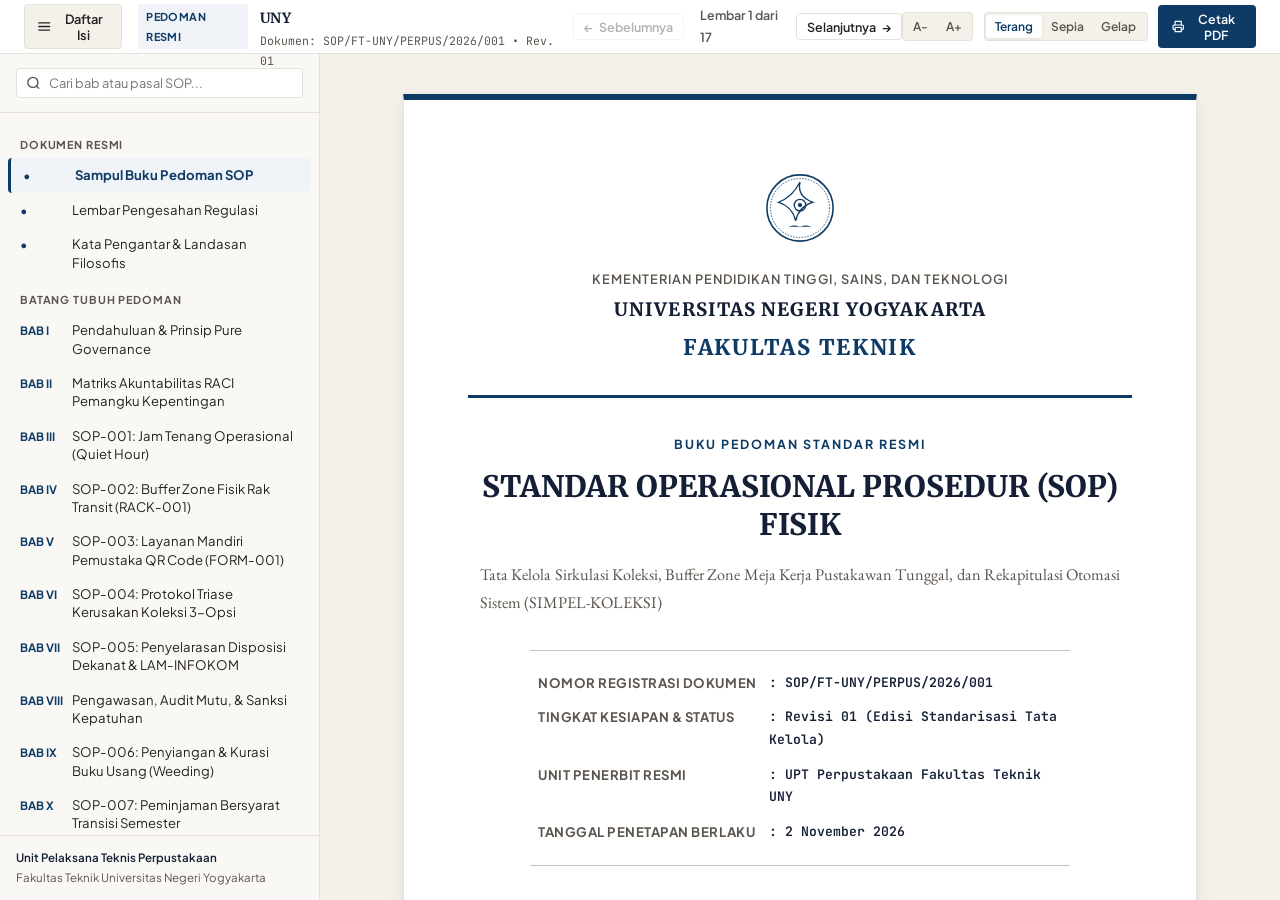
<file: 08_ARTEFAK/buku-sop-digital/index.html>
<!DOCTYPE html>
<html lang="id">
<head>
  <meta charset="UTF-8">
  <meta name="viewport" content="width=device-width, initial-scale=1.0">
  <title>Buku Pedoman Standar Operasional Prosedur (SOP) Fisik | SIMPEL-KOLEKSI FT UNY</title>
  <meta name="description" content="Buku pedoman digital Standar Operasional Prosedur (SOP) fisik dan tata kelola sirkulasi SIMPEL-KOLEKSI Perpustakaan Fakultas Teknik UNY.">
  <link rel="preconnect" href="https://fonts.googleapis.com">
  <link rel="preconnect" href="https://fonts.gstatic.com" crossorigin>
  <link href="https://fonts.googleapis.com/css2?family=Cinzel:wght@600;700;800;900&family=EB+Garamond:ital,wght@0,400;0,500;0,600;0,700;1,400;1,600&family=JetBrains+Mono:wght@400;500;600&family=Merriweather:ital,wght@0,300;0,400;0,700;1,300;1,400&family=Plus+Jakarta+Sans:wght@500;600;700&display=swap" rel="stylesheet">
  <link rel="stylesheet" href="styles.css">
</head>
<body>

  <!-- ========================================================================= -->
  <!-- TOPBAR DIGITAL READER                                                     -->
  <!-- ========================================================================= -->
  <!-- ========================================================================= -->
  <!-- BILAH MEJA BACA AKADEMIS (MINIMALIST ARCHIVAL CONTROLS)                   -->
  <!-- ========================================================================= -->
    <header class="reader-topbar">
    <div class="topbar-left">
      <button type="button" class="btn-sidebar-toggle" id="btnToggleSidebar" aria-label="Buka/Tutup Daftar Isi">
        <svg width="15" height="15" viewBox="0 0 24 24" fill="none" stroke="currentColor" stroke-width="2.2" stroke-linecap="round" stroke-linejoin="round"><line x1="3" y1="12" x2="21" y2="12"></line><line x1="3" y1="6" x2="21" y2="6"></line><line x1="3" y1="18" x2="21" y2="18"></line></svg>
        <span>Daftar Isi</span>
      </button>

      <div class="book-meta-badge">
        <span class="book-tag">Pedoman Resmi</span>
        <div>
          <div class="book-title-header">Pedoman SOP Fisik SIMPEL-KOLEKSI &bull; FT UNY</div>
          <div class="book-doc-no">Dokumen: SOP/FT-UNY/PERPUS/2026/001 &bull; Rev. 01</div>
        </div>
      </div>
    </div>

    <div class="topbar-center">
      <button type="button" class="turner-btn" id="btnPrevSheet" title="Lembar Sebelumnya">
        <span>&larr;</span> <span>Sebelumnya</span>
      </button>
      <div class="turner-indicator-text" id="turnerIndicator">Lembar 1 dari 17</div>
      <button type="button" class="turner-btn" id="btnNextSheet" title="Lembar Selanjutnya">
        <span>Selanjutnya</span> <span>&rarr;</span>
      </button>
    </div>

    <div class="topbar-right">
      <div class="reader-control-group">
        <button type="button" class="btn-tool" id="btnFontMinus" title="Kecilkan Teks">A-</button>
        <button type="button" class="btn-tool" id="btnFontPlus" title="Besarkan Teks">A+</button>
      </div>

      <div class="reader-control-group">
        <button type="button" class="btn-tool is-active" data-theme="light" title="Kertas Putih Alami">Terang</button>
        <button type="button" class="btn-tool" data-theme="sepia" title="Kertas Sepia Klasik">Sepia</button>
        <button type="button" class="btn-tool" data-theme="dark" title="Mode Malam Redup">Gelap</button>
      </div>

      <button type="button" class="btn-print-book" id="btnPrintBook" title="Cetak atau Simpan PDF Resmi">
        <svg width="15" height="15" viewBox="0 0 24 24" fill="none" stroke="currentColor" stroke-width="2.2" stroke-linecap="round" stroke-linejoin="round"><polyline points="6 9 6 2 18 2 18 9"></polyline><path d="M6 18H4a2 2 0 0 1-2-2v-5a2 2 0 0 1 2-2h16a2 2 0 0 1 2 2v5a2 2 0 0 1-2 2h-2"></path><rect x="6" y="14" width="12" height="8"></rect></svg>
        <span>Cetak PDF</span>
      </button>
    </div>
  </header>

  <!-- ========================================================================= -->
  <!-- MAIN READER WORKSPACE                                                     -->
  <!-- ========================================================================= -->
  <div class="reader-workspace">

    <!-- SIDEBAR DAFTAR ISI (TOC) -->
    <aside class="reader-sidebar" id="readerSidebar">
      <div class="sidebar-search-box">
        <div class="search-input-wrap">
          <svg width="15" height="15" viewBox="0 0 24 24" fill="none" stroke="currentColor" stroke-width="2.2"><circle cx="11" cy="11" r="8"></circle><line x1="21" y1="21" x2="16.65" y2="16.65"></line></svg>
          <input type="search" id="tocSearchInput" placeholder="Cari bab atau pasal SOP...">
        </div>
      </div>

      <nav class="sidebar-toc" id="sidebarToc">
        <div class="toc-section-title">Dokumen Resmi</div>
        <button type="button" class="toc-nav-item is-active" data-target="sheetCover">
          <span class="toc-num">&bull;</span>
          <span>Sampul Buku Pedoman SOP</span>
        </button>
        <button type="button" class="toc-nav-item" data-target="sheetPengesahan">
          <span class="toc-num">&bull;</span>
          <span>Lembar Pengesahan Regulasi</span>
        </button>
        <button type="button" class="toc-nav-item" data-target="sheetPengantar">
          <span class="toc-num">&bull;</span>
          <span>Kata Pengantar & Landasan Filosofis</span>
        </button>

        <div class="toc-section-title">Batang Tubuh Pedoman</div>
        <button type="button" class="toc-nav-item" data-target="sheetBab1">
          <span class="toc-num">BAB I</span>
          <span>Pendahuluan & Prinsip Pure Governance</span>
        </button>
        <button type="button" class="toc-nav-item" data-target="sheetBab2">
          <span class="toc-num">BAB II</span>
          <span>Matriks Akuntabilitas RACI Pemangku Kepentingan</span>
        </button>
        <button type="button" class="toc-nav-item" data-target="sheetBab3">
          <span class="toc-num">BAB III</span>
          <span>SOP-001: Jam Tenang Operasional (Quiet Hour)</span>
        </button>
        <button type="button" class="toc-nav-item" data-target="sheetBab4">
          <span class="toc-num">BAB IV</span>
          <span>SOP-002: Buffer Zone Fisik Rak Transit (RACK-001)</span>
        </button>
        <button type="button" class="toc-nav-item" data-target="sheetBab5">
          <span class="toc-num">BAB V</span>
          <span>SOP-003: Layanan Mandiri Pemustaka QR Code (FORM-001)</span>
        </button>
        <button type="button" class="toc-nav-item" data-target="sheetBab6">
          <span class="toc-num">BAB VI</span>
          <span>SOP-004: Protokol Triase Kerusakan Koleksi 3-Opsi</span>
        </button>
        <button type="button" class="toc-nav-item" data-target="sheetBab7">
          <span class="toc-num">BAB VII</span>
          <span>SOP-005: Penyelarasan Disposisi Dekanat & LAM-INFOKOM</span>
        </button>
        <button type="button" class="toc-nav-item" data-target="sheetBab8">
          <span class="toc-num">BAB VIII</span>
          <span>Pengawasan, Audit Mutu, & Sanksi Kepatuhan</span>
        </button>
        <button type="button" class="toc-nav-item" data-target="sheetBab9">
          <span class="toc-num">BAB IX</span>
          <span>SOP-006: Penyiangan & Kurasi Buku Usang (Weeding)</span>
        </button>
        <button type="button" class="toc-nav-item" data-target="sheetBab10">
          <span class="toc-num">BAB X</span>
          <span>SOP-007: Peminjaman Bersyarat Transisi Semester</span>
        </button>
        <button type="button" class="toc-nav-item" data-target="sheetBab11">
          <span class="toc-num">BAB XI</span>
          <span>SOP-008: Kontingensi Mati Listrik & Pemulihan Batch</span>
        </button>
        <button type="button" class="toc-nav-item" data-target="sheetBab12">
          <span class="toc-num">BAB XII</span>
          <span>SOP-009: Supervisi Tenaga Bantuan Magang/PKL</span>
        </button>
        <button type="button" class="toc-nav-item" data-target="sheetBab13">
          <span class="toc-num">BAB XIII</span>
          <span>SOP-010: Pemeliharaan Sarana Fisik QR Akrilik</span>
        </button>
        <button type="button" class="toc-nav-item" data-target="sheetLampiran">
          <span class="toc-num">LAMP</span>
          <span>Matriks Perbandingan Prosedur Lama vs Baru</span>
        </button>
      </nav>

      <div class="sidebar-footer-box">
        <strong>Unit Pelaksana Teknis Perpustakaan</strong>
        <span>Fakultas Teknik Universitas Negeri Yogyakarta</span>
      </div>
    </aside>

    <!-- AREA BACA LEMBARAN KERTAS BUKU (SCROLLABLE READER) -->
    <main class="reader-content-scroll" id="readerContentScroll">

      <!-- ===================================================================== -->
      <!-- LEMBAR 0: SAMPUL BUKU & PENGESAHAN                                    -->
      <!-- ===================================================================== -->
            <!-- ===================================================================== -->
      <!-- LEMBAR 0: SAMPUL BUKU HARDCOVER MEWAH (ROYAL NAVY & GOLD FOIL)        -->
      <!-- ===================================================================== -->
            <article class="paper-sheet paper-cover" id="sheetCover">
        <div class="cover-crest-clean">
          <svg viewBox="0 0 100 100" fill="none" xmlns="http://www.w3.org/2000/svg">
  <circle cx="50" cy="50" r="46" stroke="#0d3b66" stroke-width="2.2"/>
  <circle cx="50" cy="50" r="41" stroke="#0d3b66" stroke-width="1.2" stroke-dasharray="2 2"/>
  <path d="M50 14 C43 28 34 37 20 42 C32 46 41 54 44 68 C47 54 55 46 68 42 C54 37 47 28 50 14 Z" fill="none" stroke="#0d3b66" stroke-width="1.8"/>
  <circle cx="50" cy="46" r="8" stroke="#0d3b66" stroke-width="1.8"/>
  <circle cx="50" cy="46" r="3" fill="#0d3b66"/>
  <path d="M34 76 C42 73 48 74 50 77 C52 74 58 73 66 76 Z" fill="#0d3b66"/>
</svg>
        </div>

        <div class="cover-kemen-title">Kementerian Pendidikan Tinggi, Sains, dan Teknologi</div>
        <div class="cover-univ-title">Universitas Negeri Yogyakarta</div>
        <div class="cover-faculty-title">Fakultas Teknik</div>

        <div class="cover-rule-double"></div>

        <div class="cover-doc-type">Buku Pedoman Standar Resmi</div>
        <h1 class="cover-main-title">STANDAR OPERASIONAL PROSEDUR (SOP) FISIK</h1>
        <p class="cover-sub-title">Tata Kelola Sirkulasi Koleksi, Buffer Zone Meja Kerja Pustakawan Tunggal, dan Rekapitulasi Otomasi Sistem (SIMPEL-KOLEKSI)</p>

        <div class="cover-metadata-block">
          <table class="cover-meta-table">
            <tbody>
              <tr>
                <th>Nomor Registrasi Dokumen</th>
                <td>: SOP/FT-UNY/PERPUS/2026/001</td>
              </tr>
              <tr>
                <th>Tingkat Kesiapan & Status</th>
                <td>: Revisi 01 (Edisi Standarisasi Tata Kelola)</td>
              </tr>
              <tr>
                <th>Unit Penerbit Resmi</th>
                <td>: UPT Perpustakaan Fakultas Teknik UNY</td>
              </tr>
              <tr>
                <th>Tanggal Penetapan Berlaku</th>
                <td>: 2 November 2026</td>
              </tr>
            </tbody>
          </table>
        </div>

        <button type="button" class="cover-open-btn btn-sheet-nav" data-target="sheetPengesahan">
          <span>Buka Naskah Pedoman & Pengesahan</span> &rarr;
        </button>

        <footer class="sheet-unified-footer" style="margin-top:3rem;">
          <span style="font-size:0.75rem; color:var(--text-muted);">Sampul Depan</span>
          <div class="sheet-page-info">
            <span class="page-num">Dokumen Resmi</span> &bull; <span>FT UNY</span>
          </div>
          <button type="button" class="btn-sheet-nav" data-target="sheetPengesahan">Halaman Selanjutnya &rarr;</button>
        </footer>
      </article>

      <!-- ===================================================================== -->
      <!-- LEMBAR 1: LEMBAR PENGESAHAN DENGAN STEMPEL DINAS RESMI                -->
      <!-- ===================================================================== -->
            <article class="paper-sheet" id="sheetPengesahan">
        <div class="page-running-head">
          <span>Kementerian Pendidikan Tinggi, Sains, dan Teknologi &bull; FT UNY</span>
          <span>Lembar Pengesahan Regulasi</span>
        </div>

        <div class="kop-surat-wrapper">
          <div class="kop-logo-box">
            <svg viewBox="0 0 100 100" fill="none" xmlns="http://www.w3.org/2000/svg">
  <circle cx="50" cy="50" r="46" stroke="#0d3b66" stroke-width="2.2"/>
  <circle cx="50" cy="50" r="41" stroke="#0d3b66" stroke-width="1.2" stroke-dasharray="2 2"/>
  <path d="M50 14 C43 28 34 37 20 42 C32 46 41 54 44 68 C47 54 55 46 68 42 C54 37 47 28 50 14 Z" fill="none" stroke="#0d3b66" stroke-width="1.8"/>
  <circle cx="50" cy="46" r="8" stroke="#0d3b66" stroke-width="1.8"/>
  <circle cx="50" cy="46" r="3" fill="#0d3b66"/>
  <path d="M34 76 C42 73 48 74 50 77 C52 74 58 73 66 76 Z" fill="#0d3b66"/>
</svg>
          </div>
          <div class="kop-text-box">
            <h4>Kementerian Pendidikan Tinggi, Sains, dan Teknologi</h4>
            <h3>Universitas Negeri Yogyakarta &bull; Fakultas Teknik</h3>
            <p>Jalan Colombo Nomor 1, Karangmalang, Caturtunggal, Depok, Sleman, D.I. Yogyakarta 55281<br>Laman: ft.uny.ac.id | Pos-el: ft@uny.ac.id | Telepon: (0274) 586168 ext. 231</p>
          </div>
        </div>

        <div class="chapter-header">
          <span class="chapter-roman">Ketetapan Dekanat</span>
          <h2 class="chapter-title">Lembar Pengesahan Regulasi Operasional</h2>
        </div>

        <p>Naskah <strong>Buku Pedoman Standar Operasional Prosedur (SOP) Fisik dan Tata Kelola Sirkulasi Koleksi SIMPEL-KOLEKSI</strong> ini telah diverifikasi kelayakan teknisnya, divalidasi kepatuhan tata kelolanya, dan disahkan oleh Dekanat Fakultas Teknik Universitas Negeri Yogyakarta sebagai regulasi operasional resmi pelayanan kepustakaan berpedoman pada Peraturan Menteri Pendayagunaan Aparatur Negara dan Reformasi Birokrasi Nomor 35 Tahun 2012:</p>

        <table class="sop-table" style="margin-top:1.5rem; font-size:0.86rem;">
          <thead>
            <tr>
              <th>Jabatan / Otoritas</th>
              <th>Nama Pejabat & Identitas</th>
              <th>Status Verifikasi</th>
            </tr>
          </thead>
          <tbody>
            <tr>
              <td><strong>Wakil Dekan Bidang Akademik FT UNY</strong></td>
              <td>Prof. Dr. Eng. Ir. Wakil Dekan I, M.T.<br><small class="font-mono" style="color:var(--text-muted);">NIP. 19740812 200003 1 002</small></td>
              <td><strong style="color:var(--uny-navy);">Disahkan Menjadi Regulasi Resmi Fakultas</strong></td>
            </tr>
            <tr>
              <td><strong>Koordinator Tata Usaha FT UNY</strong></td>
              <td>Kepala Bagian Tata Usaha FT UNY<br><small class="font-mono" style="color:var(--text-muted);">NIP. 19780315 200501 1 003</small></td>
              <td><strong style="color:var(--uny-navy);">Diverifikasi Kepatuhan Tata Kelola Administrasi</strong></td>
            </tr>
            <tr>
              <td><strong>Pustakawan Pengelola FT UNY</strong></td>
              <td>Abdul / Danar, S.I.Pst.<br><small class="font-mono" style="color:var(--text-muted);">NIP. 19920512 201903 1 045</small></td>
              <td><strong style="color:var(--uny-navy);">Diterima Sebagai Standar Operasional Layanan</strong></td>
            </tr>
          </tbody>
        </table>

        <div class="signature-grid" style="margin-top:2.5rem;">
          <div class="sig-cell">
            <span>Diverifikasi oleh,<br><strong>Koordinator Tata Usaha FT UNY</strong></span>
            <div class="sig-spacer"></div>
            <strong>Kepala Bagian Tata Usaha FT UNY</strong><br>
            <small class="font-mono">NIP. 19780315 200501 1 003</small>
          </div>
          <div class="sig-cell">
            <span>Mengesahkan atas nama Dekan,<br><strong>Wakil Dekan Bidang Akademik</strong></span>
            <div class="sig-spacer"></div>
            <strong>Prof. Dr. Eng. Ir. Wakil Dekan I, M.T.</strong><br>
            <small class="font-mono">NIP. 19740812 200003 1 002</small>
          </div>
        </div>

        <footer class="sheet-unified-footer">
          <button type="button" class="btn-sheet-nav" data-target="sheetCover">&larr; Sampul</button>
          <div class="sheet-page-info">
            <span class="page-num">Halaman 1</span> &bull; <span>SOP/FT-UNY/PERPUS/2026/001</span>
          </div>
          <button type="button" class="btn-sheet-nav" data-target="sheetPengantar">Kata Pengantar &rarr;</button>
        </footer>
      </article>

      <!-- ===================================================================== -->
      <!-- LEMBAR 1: KATA PENGANTAR                                              -->
      <!-- ===================================================================== -->
      <article class="paper-sheet" id="sheetPengantar">
        <div class="page-running-head">
          <span>Kementerian Pendidikan Tinggi, Sains, dan Teknologi &bull; FT UNY</span>
          <span>Prolog & Landasan Filosofis</span>
        </div>
        <div class="chapter-header">
          <span class="chapter-roman">Prolog Dokumen</span>
          <h2 class="chapter-title">Kata Pengantar & Landasan Filosofis</h2>
        </div>

        <p>Puji syukur dipanjatkan ke hadirat Tuhan Yang Maha Esa atas diterbitkannya <strong>Buku Pedoman Standar Operasional Prosedur (SOP) Fisik dan Tata Kelola Sirkulasi SIMPEL-KOLEKSI</strong> di lingkungan Perpustakaan Fakultas Teknik Universitas Negeri Yogyakarta.</p>

        <p>Dokumen pedoman ini disusun sebagai landasan normatif, administratif, dan operasional guna mengurai hambatan tata kelola pada pengelolaan kepustakaan Fakultas Teknik Universitas Negeri Yogyakarta. Pendekatan yang digunakan berakar pada paradigma <strong>Tata Kelola Sistem Terpadu (Integrated Information Governance)</strong> yang berfokus pada efisiensi proses kerja, perlindungan waktu layanan pustakawan, dan standarisasi interaksi fisik pemustaka.</p>

        <div class="sop-academic-note">
          <p class="sop-note-title">Prinsip Tata Kelola Terpadu (Integrated Information Governance):</p>
          <p>Sistem automasi katalogisasi <em>SLiMS 9 Bulian</em> di FT UNY telah berjalan secara andal. Kendala utama operasional terletak pada tata kelola alur kerja fisik dan proteksi waktu layanan pustakawan tunggal akibat interupsi antrean meja sirkulasi. Penataan difokuskan pada standarisasi alur fisik buku di <strong>Rak Transit</strong> dan penetapan jadwal kerja terfokus (<strong>Quiet Hour</strong>), sehingga integrasi data dan akurasi sirkulasi dapat terjaga tanpa memerlukan pengadaan perangkat lunak baru yang redundan.</p>
        </div>

        <p>Dengan adanya buku pedoman ini, diharapkan tercipta transparansi layanan, keteraturan alur buku fisik, serta kontinuitas pasokan data sirkulasi yang presisi guna mendukung penilaian <strong>Borang Akreditasi LAM-INFOKOM Kriteria 5</strong> bagi seluruh Program Studi di Fakultas Teknik UNY.</p>

        <div class="signature-grid">
          <div class="sig-cell">
            <span>Yogyakarta, 2 November 2026<br>Pustakawan Pengelola FT UNY,</span>
            <div class="sig-spacer"></div>
            <strong>( Abdul / Danar, S.I.Pst. )</strong><br>
            <small class="font-mono">NIP. 19920512 201903 1 045</small>
          </div>
          <div class="sig-cell">
            <span>Yogyakarta, 2 November 2026<br>Tim Standarisasi Layanan Perpustakaan FT UNY,</span>
            <div class="sig-spacer"></div>
            <strong>( Tim Tata Kelola Layanan )</strong><br>
            <small class="font-mono">Unit Perpustakaan FT UNY</small>
          </div>
        </div>
        <footer class="sheet-unified-footer">
          <button type="button" class="btn-sheet-nav" data-target="sheetPengesahan">&larr; Halaman Sebelumnya</button>
          <div class="sheet-page-info">
            <span class="page-num">Halaman 2</span> &bull; <span>SOP/FT-UNY/PERPUS/2026/001</span>
          </div>
          <button type="button" class="btn-sheet-nav" data-target="sheetBab1">Halaman Selanjutnya &rarr;</button>
        </footer>
      </article>

      <!-- ===================================================================== -->
      <!-- BAB I: PENDAHULUAN                                                    -->
      <!-- ===================================================================== -->
      <article class="paper-sheet" id="sheetBab1">
        <div class="page-running-head">
          <span>Kementerian Pendidikan Tinggi, Sains, dan Teknologi &bull; FT UNY</span>
          <span>BAB I: Pendahuluan & Paradigma Tata Kelola</span>
        </div>
        <div class="chapter-header">
          <span class="chapter-roman">BAB I</span>
          <h2 class="chapter-title">Pendahuluan & Paradigma Tata Kelola</h2>
        </div>

        <h3>1.1 Latar Belakang Masalah Operasional Pustakawan Tunggal</h3>
        <p >Perpustakaan Fakultas Teknik UNY melayani lebih dari 3.000 mahasiswa aktif yang tersebar di 6 jurusan teknik. Namun, operasional meja sirkulasi harian hanya ditangani oleh <strong>1 (satu) orang pustakawan fungsional</strong>. Setiap harinya, meja sirkulasi melayani rata-rata 52 pemustaka tatap muka.</p>

        <p>Beban kerja ganda antara melayani peminjaman langsung dan mengolah buku bermasalah memicu sejumlah kendala kritis:</p>
        <ul>
          <li><strong>Penumpukan Buku Rusak di Meja:</strong> Buku robek atau punggung jilid lepas ditaruh begitu saja di lantai atau bawah meja sirkulasi tanpa status jelas.</li>
          <li><strong>Fenomena Koleksi Terselip (Salah Rak):</strong> Buku yang selesai dibaca pemustaka ditaruh secara acak di rak jurusan lain, menyebabkan buku tertera <em>Available</em> di katalog OPAC namun fisiknya tidak ada di tempat.</li>
          <li><strong>Click-Fatigue Perpanjangan Manual:</strong> Pustakawan harus mengetik barcode satu per satu saat antrean loket mengular.</li>
        </ul>

        <h3>1.2 Penyelarasan Vertikal 3 Tingkat Organisasi (*Vertical Alignment*)</h3>
        <p>Buku SOP ini memastikan setiap aktivitas di lantai dasar memiliki dampak langsung pada keputusan strategis pimpinan puncak:</p>
        
        <table class="sop-table">
          <thead>
            <tr>
              <th>Tingkatan Organisasi</th>
              <th>Aktor Utama</th>
              <th>Instrumen Tata Kelola</th>
              <th>Tujuan Strategis</th>
            </tr>
          </thead>
          <tbody>
            <tr>
              <td><strong>1. Tingkat Strategis</strong></td>
              <td>Wakil Dekan I (Dekanat)</td>
              <td>Lembar Disposisi Ber-Kop FT UNY</td>
              <td>Pengesahan pagu belanja buku baru berbasis bukti pemanfaatan & pemenuhan Borang LAM-INFOKOM Kriteria 5.</td>
            </tr>
            <tr>
              <td><strong>2. Tingkat Manajerial</strong></td>
              <td>Pustakawan Pengelola</td>
              <td>SOP Quiet Hour & Meja Kerja SLiMS</td>
              <td>Perlindungan 60 menit kerja terfokus, eksekusi massal barcode, dan triase kerusakan 3-opsi.</td>
            </tr>
            <tr>
              <td><strong>3. Tingkat Operasional</strong></td>
              <td>Mahasiswa & Dosen</td>
              <td>Akses QR Code & Rak Transit</td>
              <td>Lapor mandiri buku rusak dan perpanjangan pinjam tanpa antre di meja loket.</td>
            </tr>
          </tbody>
        </table>
        <footer class="sheet-unified-footer">
          <button type="button" class="btn-sheet-nav" data-target="sheetPengantar">&larr; Halaman Sebelumnya</button>
          <div class="sheet-page-info">
            <span class="page-num">Halaman 3</span> &bull; <span>SOP/FT-UNY/PERPUS/2026/001</span>
          </div>
          <button type="button" class="btn-sheet-nav" data-target="sheetBab2">Halaman Selanjutnya &rarr;</button>
        </footer>
      </article>

      <!-- ===================================================================== -->
      <!-- BAB II: RACI MATRIX                                                   -->
      <!-- ===================================================================== -->
      <article class="paper-sheet" id="sheetBab2">
        <div class="page-running-head">
          <span>Kementerian Pendidikan Tinggi, Sains, dan Teknologi &bull; FT UNY</span>
          <span>BAB II: Matriks Akuntabilitas RACI</span>
        </div>
        <div class="chapter-header">
          <span class="chapter-roman">BAB II</span>
          <h2 class="chapter-title">Matriks Akuntabilitas RACI Pemangku Kepentingan</h2>
        </div>

        <p >Pemberlakuan SOP membutuhkan kepastian peran agar tidak terjadi saling lempar tanggung jawab. Matriks RACI di bawah ini mendefinisikan pembagian peran pada setiap aktivitas tata kelola:</p>

        <table class="sop-table">
          <thead>
            <tr>
              <th>Kode</th>
              <th>Aktivitas Utama Tata Kelola</th>
              <th>Pemustaka (Mhs)</th>
              <th>Pustakawan</th>
              <th>Kepala Perpus</th>
              <th>Wadek I</th>
            </tr>
          </thead>
          <tbody>
            <tr>
              <td class="font-mono">ACT-01</td>
              <td>Pelaporan buku rusak / salah rak via Stiker QR</td>
              <td><strong>R</strong></td>
              <td><strong>A</strong></td>
              <td>I</td>
              <td>I</td>
            </tr>
            <tr>
              <td class="font-mono">ACT-02</td>
              <td>Peletakan fisik buku di Rak Transit Tingkat 2</td>
              <td><strong>R</strong></td>
              <td><strong>A</strong></td>
              <td>I</td>
              <td>-</td>
            </tr>
            <tr>
              <td class="font-mono">ACT-03</td>
              <td>Eksekusi Sesi Quiet Hour 60 menit & Broadcast live</td>
              <td>I</td>
              <td><strong>A / R</strong></td>
              <td>C</td>
              <td>I</td>
            </tr>
            <tr>
              <td class="font-mono">ACT-04</td>
              <td>Triase fisik buku rusak (5 menit vs Karantina Binding)</td>
              <td>-</td>
              <td><strong>A / R</strong></td>
              <td>C</td>
              <td>-</td>
            </tr>
            <tr>
              <td class="font-mono">ACT-05</td>
              <td>Batch Execution perpanjangan pinjam di SLiMS</td>
              <td>I</td>
              <td><strong>A / R</strong></td>
              <td>I</td>
              <td>-</td>
            </tr>
            <tr>
              <td class="font-mono">ACT-06</td>
              <td>Penerbitan Lembar Disposisi Usulan Ber-Kop FT UNY</td>
              <td>I</td>
              <td><strong>R</strong></td>
              <td>C</td>
              <td><strong>A</strong></td>
            </tr>
            <tr>
              <td class="font-mono">ACT-07</td>
              <td>Persetujuan Pagu Belanja Pengadaan Koleksi</td>
              <td>-</td>
              <td>C</td>
              <td>I</td>
              <td><strong>A / R</strong></td>
            </tr>
            <tr>
              <td class="font-mono">ACT-08</td>
              <td>Ekstraksi Log Sirkulasi Borang LAM-INFOKOM Kriteria 5</td>
              <td>-</td>
              <td><strong>R</strong></td>
              <td><strong>A</strong></td>
              <td>I</td>
            </tr>
          </tbody>
        </table>

        <div class="sop-academic-note">
          <p class="sop-note-title">Prinsip Tunggal Accountable (No Double-A):</p>
          <p>Dalam standar tata kelola MSI Bu Ratna dan kaidah baku matriks RACI (<em>Governance Best Practice</em>), setiap aktivitas operasional hanya diperkenankan memiliki tepat 1 (satu) pihak yang <em>Accountable</em> (pemilik tanggung jawab mutlak). Tidak diperbolehkan adanya aktivitas tanpa penanggung jawab atau memiliki lebih dari 1 (satu) penanggung jawab sekaligus, guna mencegah difusi akuntabilitas dan menjamin kejelasan alur pengambilan keputusan operasional.</p>
        </div>
        <footer class="sheet-unified-footer">
          <button type="button" class="btn-sheet-nav" data-target="sheetBab1">&larr; Halaman Sebelumnya</button>
          <div class="sheet-page-info">
            <span class="page-num">Halaman 5</span> &bull; <span>SOP/FT-UNY/PERPUS/2026/001</span>
          </div>
          <button type="button" class="btn-sheet-nav" data-target="sheetBab3">Halaman Selanjutnya &rarr;</button>
        </footer>
      </article>

      <!-- ===================================================================== -->
      <!-- BAB III: SOP-001 QUIET HOUR                                           -->
      <!-- ===================================================================== -->
      <article class="paper-sheet" id="sheetBab3">
        <div class="page-running-head">
          <span>Kementerian Pendidikan Tinggi, Sains, dan Teknologi &bull; FT UNY</span>
          <span>BAB III: SOP-001 Jam Tenang (Quiet Hour)</span>
        </div>
        <div class="chapter-header">
          <span class="chapter-roman">BAB III &bull; SOP-001</span>
          <h2 class="chapter-title">SOP Pengelolaan Sesi Jam Tenang (Quiet Hour)</h2>
        </div>

        <h3>3.1 Ketentuan Baku Jadwal Quiet Hour</h3>
        <p ><strong>Quiet Hour</strong> adalah waktu resmi berdurasi <strong>60 (enam puluh) menit</strong> di mana loket layanan tatap muka dihentikan sementara agar pustakawan dapat memproses tumpukan fisik dan pangkalan data SLiMS tanpa interupsi.</p>

        <ul>
          <li><strong>Waktu Pelaksanaan:</strong> Setiap hari <strong>Jumat pukul 08.00 – 09.00 WIB</strong> (jam terendah transaksi peminjaman fisik).</li>
          <li><strong>Protokol Papan Meja:</strong> Pustakawan memasang papan akrilik fisik di meja sirkulasi bertuliskan:<br>
          <em>"Loket tatap muka dialihkan ke layanan mandiri QR Code & Rak Transit. Pustakawan sedang memproses pemutakhiran data fisik koleksi."</em></li>
        </ul>

        <h3>3.2 Sinkronisasi Real-Time Banner ke HP Mahasiswa</h3>
        <p>Pada saat tombol <strong>`[Quiet Hour (60m) + Broadcast ke QR]`</strong> diaktifkan di Meja Kerja Pustakawan:</p>
        <ol>
          <li>Timer 60 menit berjalan mundur pada layar komputer pustakawan.</li>
          <li>Portal mandiri mahasiswa (`layanan.html`) seketika memunculkan <strong>Banner Pengumuman Darurat Berdenyut</strong>. Mahasiswa diarahkan untuk mengisi formulir QR dan menaruh buku di Rak Transit tanpa mengetuk loket.</li>
        </ol>
        <footer class="sheet-unified-footer">
          <button type="button" class="btn-sheet-nav" data-target="sheetBab2">&larr; Halaman Sebelumnya</button>
          <div class="sheet-page-info">
            <span class="page-num">Halaman 7</span> &bull; <span>SOP/FT-UNY/PERPUS/2026/001</span>
          </div>
          <button type="button" class="btn-sheet-nav" data-target="sheetBab4">Halaman Selanjutnya &rarr;</button>
        </footer>
      </article>

      <!-- ===================================================================== -->
      <!-- BAB IV: SOP-002 RAK TRANSIT (RACK-001)                               -->
      <!-- ===================================================================== -->
      <article class="paper-sheet" id="sheetBab4">
        <div class="page-running-head">
          <span>Kementerian Pendidikan Tinggi, Sains, dan Teknologi &bull; FT UNY</span>
          <span>BAB IV: SOP-002 Buffer Zone Rak Transit</span>
        </div>
        <div class="chapter-header">
          <span class="chapter-roman">BAB IV &bull; SOP-002 / RACK-001</span>
          <h2 class="chapter-title">SOP Tata Kelola Fisik Buffer Zone Rak Transit</h2>
        </div>

        <p>Fasilitas <strong>Rak Transit (RACK-001)</strong> diletakkan tepat di samping meja sirkulasi untuk memutus penumpukan buku di lantai. Rak dibagi tegas menjadi 2 tingkatan fisik:</p>

        <table class="sop-table">
          <caption>Tabel 4.1 Spesifikasi Alokasi Fisik Buffer Zone Rak Transit (RACK-001)</caption>
          <thead>
            <tr>
              <th style="width:24%;">Tingkatan Rak</th>
              <th style="width:32%;">Klasifikasi Koleksi</th>
              <th style="width:44%;">Ketentuan Operasional & Batas Waktu (SLA)</th>
            </tr>
          </thead>
          <tbody>
            <tr>
              <td><strong>Tingkat 2 (Rak Atas)</strong><br><small class="font-mono" style="color:var(--uny-navy);">BUFFER-ZONE-TOP</small></td>
              <td>Penampungan Koleksi Rusak & Salah Penempatan Rak (Misplaced)</td>
              <td>Pemustaka melapor secara mandiri melalui pemindaian stiker QR sebelum meletakkan buku di rak ini. Pustakawan memeriksa fisik buku setiap sesi <em>Quiet Hour</em> dengan batas waktu toleransi maksimal di rak selama <strong>3 hari kerja (SLA 3 Hari)</strong>.</td>
            </tr>
            <tr>
              <td><strong>Tingkat 1 (Rak Bawah)</strong><br><small class="font-mono" style="color:var(--uny-navy);">TRANSIT-READ-BOTTOM</small></td>
              <td>Pengembalian Koleksi Selesai Dibaca di Tempat (In-House Use)</td>
              <td>Khusus koleksi utuh normal yang selesai dibaca di ruang baca. Pemustaka <strong>dilarang</strong> mengembalikan sendiri ke lorong rak DDC guna mencegah salah penempatan. Petugas perpustakaan melakukan penataan kembali (<em>shelving</em>) ke rak aktif setiap sore hari.</td>
            </tr>
          </tbody>
        </table>

        <h3>4.1 Tata Tertib Penggunaan Rak Transit</h3>
        <ul>
          <li><strong>Bagi Pemustaka:</strong> Wajib meletakkan buku dengan punggung menghadap ke luar agar nomor panggil (call number) dan barcode mudah diperiksa.</li>
          <li><strong>Bagi Pustakawan:</strong> Buku di Tingkat 2 memiliki batas toleransi maksimal di rak selama <strong>3 hari kerja (SLA 3 Hari)</strong>. Jika melewati batas, sistem menandai tiket dengan label merah kritis.</li>
        </ul>
        <footer class="sheet-unified-footer">
          <button type="button" class="btn-sheet-nav" data-target="sheetBab3">&larr; Halaman Sebelumnya</button>
          <div class="sheet-page-info">
            <span class="page-num">Halaman 10</span> &bull; <span>SOP/FT-UNY/PERPUS/2026/001</span>
          </div>
          <button type="button" class="btn-sheet-nav" data-target="sheetBab5">Halaman Selanjutnya &rarr;</button>
        </footer>
      </article>

      <!-- ===================================================================== -->
      <!-- BAB V: SOP-003 LAYANAN MANDIRI QR                                     -->
      <!-- ===================================================================== -->
      <article class="paper-sheet" id="sheetBab5">
        <div class="page-running-head">
          <span>Kementerian Pendidikan Tinggi, Sains, dan Teknologi &bull; FT UNY</span>
          <span>BAB V: SOP-003 Layanan Mandiri QR Code</span>
        </div>
        <div class="chapter-header">
          <span class="chapter-roman">BAB V &bull; SOP-003 / FORM-001</span>
          <h2 class="chapter-title">SOP Layanan Mandiri Pemustaka Berbasis Akses QR Code</h2>
        </div>

        <h3>5.1 Penyebaran Stiker QR di Ruang Perpustakaan</h3>
        <p >Stiker QR vinil tahan gores dipasang permanen pada 3 titik utama:</p>
        <ol>
          <li>Setiap meja baca individu dan komunal (12 meja).</li>
          <li>Setiap tiang ujung lorong rak koleksi prodi.</li>
          <li>Papan akrilik di atas Rak Transit Tingkat 2.</li>
        </ol>

        <h3>5.2 Mekanisme Validasi Formulir Layanan Mandiri (Preservasi Data Input)</h3>
        <p>Guna menjamin integritas data dan efisiensi waktu pelaporan pemustaka, antarmuka formulir digital menerapkan mekanisme preservasi data input (<em>inline form validation</em>). Apabila terdapat atribut wajib yang belum terisi lengkap (seperti Nomor Barcode atau Judul Koleksi), formulir <strong>secara otomatis mempertahankan seluruh isian data yang telah diketik sebelumnya</strong> tanpa melakukan pemuatan ulang halaman (<em>page reload</em>). Sistem secara presisi menandai kolom yang membutuhkan kelengkapan data dan mengarahkan fokus kursor ke atribut terkait.</p>

        <h3>5.3 Ketentuan Perpanjangan Pinjam Mandiri Tanpa Antre</h3>
        <ul>
          <li>Perpanjangan pinjam berlaku tambahan <strong>+7 hari kerja</strong>.</li>
          <li>Buku fisik <strong>tidak perlu dibawa ke meja sirkulasi</strong>.</li>
          <li>Pustakawan mengeksekusi perpanjangan secara massal (*batch selection*) di SLiMS setiap pagi pk 08.30 WIB. Konfirmasi otomatis dikirimkan ke WhatsApp pemustaka.</li>
        </ul>
<h3>5.4 Pengadaan Koleksi Partisipatif Sepanjang Tahun & Skala Prioritas</h3>
        <p>Memutus hambatan ketergantungan surat dinas prodi yang sering tidak berbalas, sivitas akademika dapat mengusulkan buku kapan saja melalui formulir digital 24/7. Pustakawan memverifikasi duplikasi SLiMS dan mengelompokkan usulan ke dalam 3 skala prioritas:</p>
        <ol>
          <li><strong>Prioritas 1 (Tinggi):</strong> Kebutuhan Skripsi/Tugas Akhir dan pemenuhan borang akreditasi LAM-INFOKOM.</li>
          <li><strong>Prioritas 2 (Sedang):</strong> Buku teks penunjang perkuliahan teori prodi.</li>
          <li><strong>Prioritas 3 (Umum):</strong> Pengayaan literasi populer dan wawasan umum.</li>
        </ol>

        <footer class="sheet-unified-footer">
          <button type="button" class="btn-sheet-nav" data-target="sheetBab4">&larr; Halaman Sebelumnya</button>
          <div class="sheet-page-info">
            <span class="page-num">Halaman 14</span> &bull; <span>SOP/FT-UNY/PERPUS/2026/001</span>
          </div>
          <button type="button" class="btn-sheet-nav" data-target="sheetBab6">Halaman Selanjutnya &rarr;</button>
        </footer>
      </article>

      <!-- ===================================================================== -->
      <!-- BAB VI: SOP-004 TRIASE FISIK 3-OPSI                                  -->
      <!-- ===================================================================== -->
      <article class="paper-sheet" id="sheetBab6">
        <div class="page-running-head">
          <span>Kementerian Pendidikan Tinggi, Sains, dan Teknologi &bull; FT UNY</span>
          <span>BAB VI: SOP-004 Triase Kerusakan Koleksi 3-Opsi</span>
        </div>
        <div class="chapter-header">
          <span class="chapter-roman">BAB VI &bull; SOP-004</span>
          <h2 class="chapter-title">SOP Protokol Triase Kerusakan Koleksi</h2>
        </div>

        <p>Saat memeriksa buku di Rak Transit Tingkat 2 pada sesi Quiet Hour, pustakawan membagi penanganan menjadi 3 jalur triase:</p>

        <table class="sop-table">
          <caption>Tabel 6.1 Matriks Triase Kerusakan Koleksi & Tindak Lanjut SLiMS (SOP-004)</caption>
          <thead>
            <tr>
              <th style="width:22%;">Jalur Triase</th>
              <th style="width:28%;">Kriteria Kerusakan Fisik</th>
              <th style="width:28%;">Tindakan Fisik Pustakawan</th>
              <th style="width:22%;">Status Katalog SLiMS</th>
            </tr>
          </thead>
          <tbody>
            <tr>
              <td><strong>Jalur A</strong><br><span style="font-size:0.75rem; color:var(--uny-navy); font-weight:600;">Perbaikan Ringan</span></td>
              <td>Sobek kecil &le; 3 lembar atau salah penempatan di lorong rak DDC.</td>
              <td>Perbaikan langsung di meja sirkulasi (alokasi &le; 5 menit) menggunakan lem atau selotip arsip bebas asam. Buku dapat langsung kembali ke rak aktif pada hari yang sama.</td>
              <td>Tetap <em>Tersedia (Available)</em></td>
            </tr>
            <tr>
              <td><strong>Jalur B</strong><br><span style="font-size:0.75rem; color:var(--uny-navy); font-weight:600;">Kerusakan Berat</span></td>
              <td>Punggung jilidan lepas, jilid patah parah, atau lembaran lepas &gt; 10 halaman.</td>
              <td>Buku dialihkan ke lemari karantina ruang perbaikan untuk dijilid ulang (binding total) atau preservasi khusus.</td>
              <td>Dimutakhirkan menjadi <em>Dalam Perbaikan (Repair)</em></td>
            </tr>
            <tr>
              <td><strong>Jalur C</strong><br><span style="font-size:0.75rem; color:var(--uny-navy); font-weight:600;">Usul Afkir / Penyiangan</span></td>
              <td>Fisik buku hilang setelah 3 siklus pencarian rak, atau kondisi fisik rusak lapuk total/tidak dapat dipulihkan.</td>
              <td>Buku diajukan ke dalam daftar afkir/penyiangan BMN dan direkapitulasi untuk usulan penggantian pada pagu belanja buku Dekanat berikutnya.</td>
              <td>Dimutakhirkan menjadi <em>Hilang (Missing)</em> / <em>Afkir</em></td>
            </tr>
          </tbody>
        </table>
<h3>6.2 Log Riwayat Kerusakan & Aturan Kerusakan Berulang</h3>
        <p>Setiap tindakan triase dicatat pada pangkalan data riwayat koleksi. Jika suatu eksemplar buku tercatat mengalami kerusakan berulang <strong>&ge; 2 kali dalam 1 tahun ajaran</strong>, pustakawan dilarang melakukan perbaikan ringan (Opsi A). Buku wajib langsung dialihkan ke <strong>Opsi B (Binding Total)</strong> atau <strong>Opsi C (Penggantian Baru)</strong>.</p>

        <footer class="sheet-unified-footer">
          <button type="button" class="btn-sheet-nav" data-target="sheetBab5">&larr; Halaman Sebelumnya</button>
          <div class="sheet-page-info">
            <span class="page-num">Halaman 18</span> &bull; <span>SOP/FT-UNY/PERPUS/2026/001</span>
          </div>
          <button type="button" class="btn-sheet-nav" data-target="sheetBab7">Halaman Selanjutnya &rarr;</button>
        </footer>
      </article>

      <!-- ===================================================================== -->
      <!-- BAB VII: SOP-005 DISPOSISI DEKANAT                                   -->
      <!-- ===================================================================== -->
      <article class="paper-sheet" id="sheetBab7">
        <div class="page-running-head">
          <span>Kementerian Pendidikan Tinggi, Sains, dan Teknologi &bull; FT UNY</span>
          <span>BAB VII: SOP-005 Penyelarasan Disposisi Dekanat</span>
        </div>
        <div class="chapter-header">
          <span class="chapter-roman">BAB VII &bull; SOP-005</span>
          <h2 class="chapter-title">SOP Disposisi Eksekutif & Borang Akreditasi LAM-INFOKOM</h2>
        </div>

        <h3>7.1 Penerbitan Lembar Disposisi Ber-Kop Surat FT UNY</h3>
        <p>Untuk mengajukan belanja buku referensi baru hasil usulan mahasiswa dan dosen, pustakawan tidak menggunakan file CSV mentah, melainkan mencetak <strong>Lembar Disposisi Resmi Ber-Kop FT UNY</strong> yang memuat:</p>
        <ul>
          <li>Kop resmi Fakultas Teknik UNY dan Unit Perpustakaan.</li>
          <li>Nomor Naskah Dinas: <span class="font-mono">042/UN34.15/PERPUS-FT/X/2026</span>.</li>
          <li>Rujukan Dasar: Pemenuhan Borang Akreditasi LAM-INFOKOM Kriteria 5.</li>
          <li>Tabel Usulan Prioritas: Program Studi Pengusul, Judul Referensi, Keperluan (Skripsi/Riset), dan Estimasi Pagu Anggaran (3 eksemplar per judul).</li>
          <li>Kolom Tanda Tangan Ganda: Pustakawan Pengusul dan Wakil Dekan Bidang Akademik FT UNY.</li>
        </ul>

        <h3>7.2 Rumus Perhitungan Rasio Keterpakaian Borang Kriteria 5</h3>
        <p>Data log sirkulasi SLiMS diekstraksi secara berkala dan dihitung menggunakan formula:</p>
        <div class="academic-formula">
          <span class="formula-label">Rumus Rasio Pemanfaatan Koleksi (Borang Akreditasi Kriteria 5)</span>
          <div class="formula-math">
            Rasio Pemanfaatan Koleksi = ( &Sigma; Total Eksemplar Terpinjam &divide; &Sigma; Total Mahasiswa Aktif ) &times; 100%
          </div>
        </div>
        <p>Angka ini menjadi dasar justifikasi Wakil Dekan I untuk menandatangani pagu anggaran belanja buku tahun berikutnya.</p>
        <footer class="sheet-unified-footer">
          <button type="button" class="btn-sheet-nav" data-target="sheetBab6">&larr; Halaman Sebelumnya</button>
          <div class="sheet-page-info">
            <span class="page-num">Halaman 22</span> &bull; <span>SOP/FT-UNY/PERPUS/2026/001</span>
          </div>
          <button type="button" class="btn-sheet-nav" data-target="sheetBab8">Halaman Selanjutnya &rarr;</button>
        </footer>
      </article>

      <!-- ===================================================================== -->
      <!-- BAB VIII: PENGAWASAN & AUDIT MUTU                                    -->
      <!-- ===================================================================== -->
      <article class="paper-sheet" id="sheetBab8">
        <div class="page-running-head">
          <span>Kementerian Pendidikan Tinggi, Sains, dan Teknologi &bull; FT UNY</span>
          <span>BAB VIII: Pengawasan, Audit Mutu, & Sanksi Kepatuhan</span>
        </div>
        <div class="chapter-header">
          <span class="chapter-roman">BAB VIII</span>
          <h2 class="chapter-title">Pengawasan, Audit Mutu, & Sanksi Kepatuhan</h2>
        </div>

        <h3>8.1 Pengawasan Rutin</h3>
        <p >Kepala Perpustakaan FT UNY melakukan audit internal setiap hari Senin pagi dengan memeriksa:</p>
        <ol>
          <li>Apakah terdapat buku di Rak Transit Tingkat 2 yang melebihi batas toleransi 3 hari kerja (Label Kritis Merah).</li>
          <li>Apakah seluruh permohonan perpanjangan pinjam mandiri telah dieksekusi dalam waktu &le; 24 jam kerja.</li>
        </ol>

        <h3>8.2 Sanksi Kepatuhan Pemustaka</h3>
        <p>Mahasiswa yang dengan sengaja merusak buku, mencoret, atau menyembunyikan koleksi di ruang baca tanpa melaporkan melalui formulir QR dikenai sanksi penangguhan hak peminjaman selama 14 hari kerja.</p>
        <footer class="sheet-unified-footer">
          <button type="button" class="btn-sheet-nav" data-target="sheetBab7">&larr; Halaman Sebelumnya</button>
          <div class="sheet-page-info">
            <span class="page-num">Halaman 26</span> &bull; <span>SOP/FT-UNY/PERPUS/2026/001</span>
          </div>
          <button type="button" class="btn-sheet-nav" data-target="sheetBab9">Halaman Selanjutnya &rarr;</button>
        </footer>
      </article>

      <!-- ===================================================================== -->
      <!-- BAB IX: SOP-006 PENYIANGAN & KURASI BUKU USANG (WEEDING)             -->
      <!-- ===================================================================== -->
      <article class="paper-sheet" id="sheetBab9">
        <div class="page-running-head">
          <span>Kementerian Pendidikan Tinggi, Sains, dan Teknologi &bull; FT UNY</span>
          <span>BAB IX: SOP-006 Penyiangan Koleksi Usang (Weeding)</span>
        </div>
        <div class="chapter-header">
          <span class="chapter-roman">BAB IX</span>
          <h2 class="chapter-title">SOP-006: Penyiangan & Kurasi Buku Usang (Weeding & BMN Deaccessioning)</h2>
        </div>

        <h3>9.1 Kriteria Seleksi Teknis Koleksi Kedaluwarsa</h3>
        <p>Guna mencegah penumpukan 2.349 koleksi textbook yang tidak lagi relevan dengan kurikulum teknik terkini, pustakawan wajib menerapkan 3 kriteria kuantitatif:</p>
        <ul>
          <li><strong>Usia Koleksi:</strong> Buku teks ilmu teknik/komputer yang telah berusia &ge; 10 tahun sejak cetak pertama.</li>
          <li><strong>Frekuensi Sirkulasi Nol:</strong> Tidak pernah tercatat dipinjam (&ge; 4 semester berturut-turut di SLiMS).</li>
          <li><strong>Keilmuan Usang (Obsolescence):</strong> Standar teknis atau bahasa pemrograman yang sudah dinyatakan usang/dicabut.</li>
        </ul>

        <h3>9.2 Alur Koordinasi Penyiangan Koleksi & Birokrasi BMN</h3>
        <p>Karena buku berstatus Barang Milik Negara (BMN), alur penyiangan wajib mengikuti rantai legalitas:</p>
        <div class="process-chain-flow">
          <div class="chain-step"><strong>1. Pustakawan FT</strong><span>Filter SLiMS</span></div>
          <div class="chain-arrow">&rarr;</div>
          <div class="chain-step"><strong>2. Wadek I FT</strong><span>Validasi Kurikulum</span></div>
          <div class="chain-arrow">&rarr;</div>
          <div class="chain-step"><strong>3. UPT Perpus Pusat</strong><span>Cek Induk</span></div>
          <div class="chain-arrow">&rarr;</div>
          <div class="chain-step"><strong>4. Bagian BMN UNY</strong><span>SK Penghapusan Aset</span></div>
          <div class="chain-arrow">&rarr;</div>
          <div class="chain-step"><strong>5. Eksekusi Fisik</strong><span>Retur / Hibah / Cacah</span></div>
        </div>

        <h3>9.3 Pilihan Tindak Lanjut Fisik Koleksi Hasil Penyiangan</h3>
        <ol>
          <li><strong>Retur Gudang Arsip Cadangan:</strong> Disimpan 1 eksemplar master untuk pelacakan histori keilmuan akreditasi.</li>
          <li><strong>Hibah Sekolah Binaan:</strong> Buku dasar terapan dihibahkan resmi melalui SK Dekanat kepada SMK binaan FT UNY.</li>
          <li><strong>Pencacahan Daur Ulang:</strong> Buku rusak parah dicacah fisik dengan berita acara disaksikan staf BMN universitas.</li>
        </ol>
<h3>9.4 Siklus Penggantian Koleksi Usang (Replacement Lifecycle Loop)</h3>
        <p>Buku yang disetujui disiangi/diafkir otomatis dialirkan ke dalam <strong>Daftar Usulan Judul Pengganti Versi Mutakhir</strong> pada pengajuan pagu belanja Dekanat semester berikutnya, guna menjaga rasio kecukupan buku pada borang akreditasi prodi.</p>

        <footer class="sheet-unified-footer">
          <button type="button" class="btn-sheet-nav" data-target="sheetBab8">&larr; Halaman Sebelumnya</button>
          <div class="sheet-page-info">
            <span class="page-num">Halaman 30</span> &bull; <span>SOP/FT-UNY/PERPUS/2026/001</span>
          </div>
          <button type="button" class="btn-sheet-nav" data-target="sheetBab10">Halaman Selanjutnya &rarr;</button>
        </footer>
      </article>

      <!-- ===================================================================== -->
      <!-- BAB X: SOP-007 TRANSISI SEMESTER (SIAKAD ROLLOVER GAP)                -->
      <!-- ===================================================================== -->
      <article class="paper-sheet" id="sheetBab10">
        <div class="page-running-head">
          <span>Kementerian Pendidikan Tinggi, Sains, dan Teknologi &bull; FT UNY</span>
          <span>BAB X: SOP-007 Peminjaman Bersyarat Transisi</span>
        </div>
        <div class="chapter-header">
          <span class="chapter-roman">BAB X</span>
          <h2 class="chapter-title">SOP-007: Protokol Peminjaman Bersyarat Transisi Semester (SIAKAD Rollover Gap)</h2>
        </div>

        <h3>10.1 Penanganan Disinkronisasi Data Keanggotaan</h3>
        <p >Pada masa transisi pergantian semester atau libur menjelang tahun ajaran baru, mahasiswa aktif yang telah registrasi di SIAKAD seringkali berstatus <em>Tidak Aktif</em> di SLiMS akibat siklus impor data IT Pusat. Pustakawan dilarang menolak mahasiswa di loket sirkulasi.</p>

        <h3>10.2 Prosedur Validasi Fisik & Batas Pinjam Bersyarat</h3>
        <ol>
          <li>Mahasiswa menunjukkan bukti KRS Aktif yang telah disetujui Dosen Pembimbing Akademik (DPA) melalui smartphone atau KTM fisik.</li>
          <li>Pustakawan mencatat transaksi pada fitur <strong>Antrean Transisi Sementara SIMPEL-KOLEKSI</strong>.</li>
          <li><strong>Kuota Terbatas:</strong> Maksimal 1 (satu) eksemplar buku dengan batas pinjam 3 (tiga) hari kerja.</li>
          <li>Setelah IT Pusat selesai sinkronisasi, status dialihkan ke peminjaman normal 7 hari tanpa penalti keterlambatan.</li>
        </ol>
        <footer class="sheet-unified-footer">
          <button type="button" class="btn-sheet-nav" data-target="sheetBab9">&larr; Halaman Sebelumnya</button>
          <div class="sheet-page-info">
            <span class="page-num">Halaman 34</span> &bull; <span>SOP/FT-UNY/PERPUS/2026/001</span>
          </div>
          <button type="button" class="btn-sheet-nav" data-target="sheetBab11">Halaman Selanjutnya &rarr;</button>
        </footer>
      </article>

      <!-- ===================================================================== -->
      <!-- BAB XI: SOP-008 KONTINGENSI MATI LISTRIK & RECOVERY                    -->
      <!-- ===================================================================== -->
      <article class="paper-sheet" id="sheetBab11">
        <div class="page-running-head">
          <span>Kementerian Pendidikan Tinggi, Sains, dan Teknologi &bull; FT UNY</span>
          <span>BAB XI: SOP-008 Kontingensi Mati Listrik & Pemulihan</span>
        </div>
        <div class="chapter-header">
          <span class="chapter-roman">BAB XI</span>
          <h2 class="chapter-title">SOP-008: Kontingensi Mati Listrik & Pemulihan Sistem (Offline Blackout Recovery)</h2>
        </div>

        <h3>11.1 Format Baku Buku Log Darurat Sirkulasi Loket</h3>
        <p >Bila jaringan kampus terputus atau terjadi pemadaman listrik, layanan tetap berjalan menggunakan <strong>Buku Log Cadangan Sampul Merah</strong> dengan kolom wajib: Tanggal/Jam, Barcode Buku, NIM/Nama Peminjam, Nomor WhatsApp, dan Paraf.</p>

        <h3>11.2 Batas Waktu Pemulihan (Data Recovery SLA Maksimal 120 Menit)</h3>
        <p>Maksimal <strong>120 menit (2 jam) setelah listrik menyala</strong>, pustakawan wajib menyalin seluruh data dari Buku Log Cadangan Fisik ke SLiMS menggunakan fitur <em>Salin Batch SLiMS</em> di SIMPEL-KOLEKSI.</p>
        <footer class="sheet-unified-footer">
          <button type="button" class="btn-sheet-nav" data-target="sheetBab10">&larr; Halaman Sebelumnya</button>
          <div class="sheet-page-info">
            <span class="page-num">Halaman 38</span> &bull; <span>SOP/FT-UNY/PERPUS/2026/001</span>
          </div>
          <button type="button" class="btn-sheet-nav" data-target="sheetBab12">Halaman Selanjutnya &rarr;</button>
        </footer>
      </article>

      <!-- ===================================================================== -->
      <!-- BAB XII: SOP-009 SUPERVISI MAGANG/PKL                                 -->
      <!-- ===================================================================== -->
      <article class="paper-sheet" id="sheetBab12">
        <div class="page-running-head">
          <span>Kementerian Pendidikan Tinggi, Sains, dan Teknologi &bull; FT UNY</span>
          <span>BAB XII: SOP-009 Supervisi Tenaga Bantuan Magang</span>
        </div>
        <div class="chapter-header">
          <span class="chapter-roman">BAB XII</span>
          <h2 class="chapter-title">SOP-009: Supervisi & Kontrol Mutu Tenaga Bantuan Magang/PKL (Intern QC Gate)</h2>
        </div>

        <h3>12.1 Penyekatan Wewenang Akun Master SLiMS</h3>
        <p >Mahasiswa magang/PKL <strong>dilarang keras</strong> memegang akun pengubah master katalog di SLiMS guna mencegah kesalahan fatal penomoran eksemplar atau penghapusan data.</p>

        <h3>12.2 Prosedur Entri Draf & Validasi Tunggal Pustakawan</h3>
        <p>Tenaga magang hanya bertugas menyisir fisik rak dan menginput temuan ke SIMPEL-KOLEKSI sebagai <code>DRAFT_INTERN</code>. Pustakawan utama bertindak sebagai validator tunggal yang menekan tombol disposisi resmi ke SLiMS.</p>
        <footer class="sheet-unified-footer">
          <button type="button" class="btn-sheet-nav" data-target="sheetBab11">&larr; Halaman Sebelumnya</button>
          <div class="sheet-page-info">
            <span class="page-num">Halaman 42</span> &bull; <span>SOP/FT-UNY/PERPUS/2026/001</span>
          </div>
          <button type="button" class="btn-sheet-nav" data-target="sheetBab13">Halaman Selanjutnya &rarr;</button>
        </footer>
      </article>

      <!-- ===================================================================== -->
      <!-- BAB XIII: SOP-010 PEMELIHARAAN SARANA FISIK QR                         -->
      <!-- ===================================================================== -->
      <article class="paper-sheet" id="sheetBab13">
        <div class="page-running-head">
          <span>Kementerian Pendidikan Tinggi, Sains, dan Teknologi &bull; FT UNY</span>
          <span>BAB XIII: SOP-010 Pemeliharaan Sarana Fisik QR Akrilik</span>
        </div>
        <div class="chapter-header">
          <span class="chapter-roman">BAB XIII</span>
          <h2 class="chapter-title">SOP-010: Pemeliharaan Sarana Fisik Dudukan Akrilik & Stiker QR Code</h2>
        </div>

        <h3>13.1 Standar Material Sarana Fisik QR Code</h3>
        <ul>
          <li><strong>Dudukan Meja Baca:</strong> Papan akrilik bening model T-Stand ukuran A6 (10,5 x 14,8 cm), tebal minimal 2 mm.</li>
          <li><strong>Stiker Rak & Pintu:</strong> Bahan Vinyl Doff berlaminasi dingin anti-gores (anti-scratch). Dilarang menggunakan kertas HVS biasa dengan selotip.</li>
        </ul>

        <h3>13.2 Jadwal Audit Kelayakan Bulanan</h3>
        <p >Setiap awal bulan kalender, pustakawan melakukan uji pindai acak kamera ponsel pada 5 titik dudukan meja. Stiker yang buram atau rusak wajib diganti baru dalam 1 x 24 jam kerja.</p>
        <footer class="sheet-unified-footer">
          <button type="button" class="btn-sheet-nav" data-target="sheetBab12">&larr; Halaman Sebelumnya</button>
          <div class="sheet-page-info">
            <span class="page-num">Halaman 46</span> &bull; <span>SOP/FT-UNY/PERPUS/2026/001</span>
          </div>
          <button type="button" class="btn-sheet-nav" data-target="sheetLampiran">Halaman Selanjutnya &rarr;</button>
        </footer>
      </article>

      <!-- ===================================================================== -->
      <!-- LAMPIRAN                                                              -->
      <!-- ===================================================================== -->
      <article class="paper-sheet" id="sheetLampiran">
        <div class="page-running-head">
          <span>Kementerian Pendidikan Tinggi, Sains, dan Teknologi &bull; FT UNY</span>
          <span>Lampiran: Matriks Komparasi Prosedur & Pengesahan</span>
        </div>
        <div class="chapter-header">
          <span class="chapter-roman">LAMPIRAN</span>
          <h2 class="chapter-title">Matriks Perbandingan Prosedur Lama vs Baru</h2>
        </div>

        <table class="sop-table">
          <thead>
            <tr>
              <th>Indikator Operasional</th>
              <th>Prosedur Lama (Sebelum SIMPEL-KOLEKSI)</th>
              <th>Prosedur Baru (Buku Pedoman SOP)</th>
            </tr>
          </thead>
          <tbody>
            <tr>
              <td><strong>Kanal Lapor Rusak</strong></td>
              <td>Tatap muka di loket, memotong antrean peminjam.</td>
              <td>Mandiri via Scan Stiker QR Meja/Rak (`layanan.html`).</td>
            </tr>
            <tr>
              <td><strong>Penempatan Fisik</strong></td>
              <td>Tercecer di lantai, bawah meja, atau salah rak.</td>
              <td>Rak Transit Tingkat 2 (`RACK-001`) bertanda khusus.</td>
            </tr>
            <tr>
              <td><strong>Waktu Penanganan</strong></td>
              <td>Sporadis, sering tertunda berminggu-minggu.</td>
              <td>Sesi Quiet Hour terfokus (Jumat pk 08.00–09.00 WIB).</td>
            </tr>
            <tr>
              <td><strong>Triase Kerusakan</strong></td>
              <td>Tidak ada triase; buku dibiarkan terbengkalai.</td>
              <td>Triase 3-Opsi: 5 menit di loket vs Binding vs Afkir.</td>
            </tr>
            <tr>
              <td><strong>Perpanjangan Pinjam</strong></td>
              <td>Wajib bawa buku fisik ke loket sirkulasi.</td>
              <td>Formulir online tanpa bawa buku, Batch Execution SLiMS.</td>
            </tr>
            <tr>
              <td><strong>Pengajuan ke Dekanat</strong></td>
              <td>File CSV mentah tanpa dasar pemanfaatan.</td>
              <td>Lembar Disposisi Ber-Kop FT UNY siap tandatangan Wadek I.</td>
            </tr>
          </tbody>
        </table>

        <div class="signature-grid" style="margin-top:3rem;">
          <div class="sig-cell">
            <span>Menyetujui / Mengesahkan,<br><strong>Wakil Dekan Bidang Akademik FT UNY</strong></span>
            <div class="sig-spacer"></div>
            <strong>( Prof. Dr. Eng. Ir. Wakil Dekan I, M.T. )</strong><br>
            <small class="font-mono">NIP. 19740812 200003 1 002</small>
          </div>
          <div class="sig-cell">
            <span>Ditetapkan di Yogyakarta, 2 November 2026<br><strong>Pustakawan Pengelola FT UNY</strong></span>
            <div class="sig-spacer"></div>
            <strong>( Abdul / Danar, S.I.Pst. )</strong><br>
            <small class="font-mono">NIP. 19920512 201903 1 045</small>
          </div>
        </div>
        <footer class="sheet-unified-footer">
          <button type="button" class="btn-sheet-nav" data-target="sheetBab13">&larr; Halaman Sebelumnya</button>
          <div class="sheet-page-info">
            <span class="page-num">Halaman 50</span> &bull; <span>SOP/FT-UNY/PERPUS/2026/001</span>
          </div>
          <button type="button" class="btn-sheet-nav" data-target="sheetCover">Kembali ke Sampul &rarr;</button>
        </footer>
      </article>

    </main>
  </div>

  <script src="app.js"></script>

  <!-- ========================================================================= -->
  <!-- PEMBALIK HALAMAN DI ATAS MEJA BACA (DESK FLOATING PAGE TURNER)            -->
  <!-- ========================================================================= -->
  

</body>
</html>
</file>
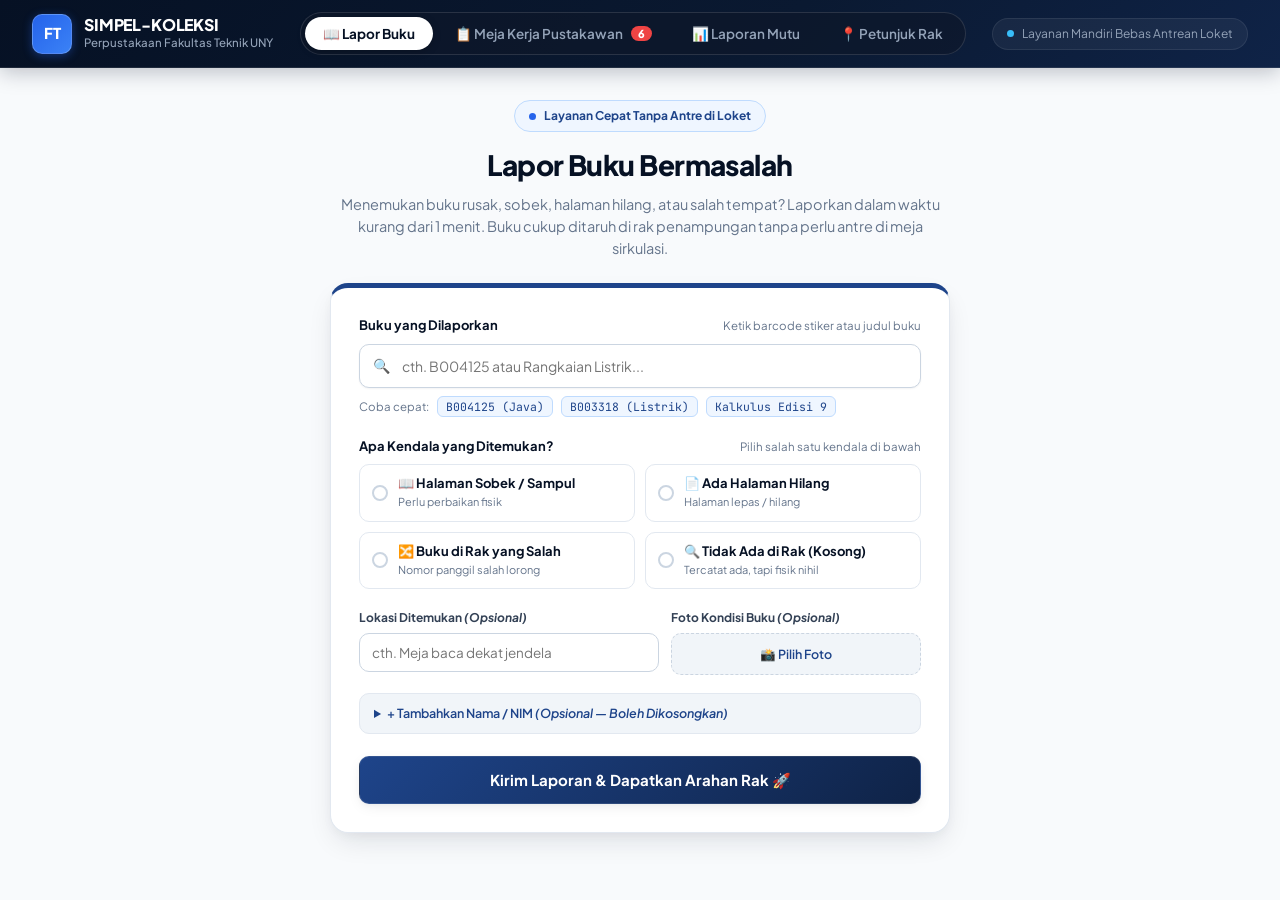
<file: 08_ARTEFAK/mockup-2/index.html>
<!DOCTYPE html>
<html lang="id">
<head>
  <meta charset="UTF-8">
  <meta name="viewport" content="width=device-width, initial-scale=1.0">
  <title>SIMPEL-KOLEKSI FT UNY | Tata Kelola Pemutakhiran Koleksi</title>
  <meta name="description" content="Layanan mandiri pemutakhiran koleksi perpustakaan FT UNY: lapor buku rusak tanpa antre, meja kerja pustakawan, dan laporan mutu sumber belajar.">
  <link rel="preconnect" href="https://fonts.googleapis.com">
  <link rel="preconnect" href="https://fonts.gstatic.com" crossorigin>
  <link href="https://fonts.googleapis.com/css2?family=JetBrains+Mono:wght@400;500;600;700&family=Plus+Jakarta+Sans:wght@400;500;600;700;800&display=swap" rel="stylesheet">
  <link rel="stylesheet" href="styles.css">
</head>
<body>

  <!-- Topbar Header -->
  <header class="topbar">
    <div class="brand">
      <span class="brand-mark" aria-hidden="true">FT</span>
      <div>
        <h1 class="brand-name">SIMPEL-KOLEKSI</h1>
        <p class="brand-sub">Perpustakaan Fakultas Teknik UNY</p>
      </div>
    </div>

    <!-- Role Switcher (Simple & Human-Friendly) -->
    <nav class="role-switch" aria-label="Menu Utama">
      <button type="button" class="role-btn is-active" data-view="slip" id="navSlip" aria-pressed="true">
        <span>📖 Lapor Buku</span>
      </button>
      <button type="button" class="role-btn" data-view="workbench" id="navWorkbench" aria-pressed="false">
        <span>📋 Meja Kerja Pustakawan</span>
        <span class="count" id="navPending">0</span>
      </button>
      <button type="button" class="role-btn" data-view="pimpinan" id="navPimpinan" aria-pressed="false">
        <span>📊 Laporan Mutu</span>
      </button>
      <button type="button" class="role-btn" data-view="signage" id="navSignage" aria-pressed="false">
        <span>📍 Petunjuk Rak</span>
      </button>
    </nav>

    <div class="proto-note">
      <span>Layanan Mandiri Bebas Antrean Loket</span>
    </div>
  </header>

  <main>

    <!-- ============ VIEW 1: FORM LAPOR PEMUSTAKA (SUPER CLEAN CENTERED) ============ -->
    <section class="view is-active" id="view-slip" aria-labelledby="slipTitle">
      <div class="slip-centered-wrap">

        <!-- Clean Header -->
        <div class="slip-header">
          <div class="slip-badge">
            <span class="slip-badge-dot"></span>
            <span>Layanan Cepat Tanpa Antre di Loket</span>
          </div>
          <h2 id="slipTitle">Lapor Buku Bermasalah</h2>
          <p>
            Menemukan buku rusak, sobek, halaman hilang, atau salah tempat? Laporkan dalam waktu kurang dari 1 menit. Buku cukup ditaruh di rak penampungan tanpa perlu antre di meja sirkulasi.
          </p>
        </div>

        <!-- The Focused Form Card -->
        <form class="slip-card" id="slipForm" novalidate>
          
          <!-- Unified Smart Book Input -->
          <div class="form-group">
            <label for="fBookInput" class="form-label">
              <span>Buku yang Dilaporkan</span>
              <small>Ketik barcode stiker atau judul buku</small>
            </label>
            <div class="input-with-icon">
              <span class="input-icon">🔍</span>
              <input type="text" id="fBookInput" placeholder="cth. B004125 atau Rangkaian Listrik..." autocomplete="off">
            </div>
            
            <!-- Quick Chips for Testing Demo -->
            <div class="demo-chips">
              <span>Coba cepat:</span>
              <button type="button" class="demo-chip-btn" data-fill="B004125">B004125 (Java)</button>
              <button type="button" class="demo-chip-btn" data-fill="B003318">B003318 (Listrik)</button>
              <button type="button" class="demo-chip-btn" data-fill="Kalkulus Edisi 9">Kalkulus Edisi 9</button>
            </div>
            
            <!-- Hidden backward-compat fields -->
            <input type="hidden" id="fBarcode">
            <input type="hidden" id="fJudul">
            <p class="field-error" id="errBook" hidden>⚠️ Mohon isi nomor barcode stiker atau judul buku.</p>
          </div>

          <!-- Issue Choices (2x2 Compact Grid) -->
          <div class="form-group">
            <label class="form-label">
              <span>Apa Kendala yang Ditemukan?</span>
              <small>Pilih salah satu kendala di bawah</small>
            </label>
            
            <div class="issue-grid-2x2">
              <label class="issue">
                <input type="radio" name="issue" value="robek">
                <span class="issue-body">
                  <span class="issue-indicator"></span>
                  <span class="issue-text">
                    <span class="issue-title">📖 Halaman Sobek / Sampul</span>
                    <span class="issue-hint">Perlu perbaikan fisik</span>
                  </span>
                </span>
              </label>

              <label class="issue">
                <input type="radio" name="issue" value="halaman">
                <span class="issue-body">
                  <span class="issue-indicator"></span>
                  <span class="issue-text">
                    <span class="issue-title">📄 Ada Halaman Hilang</span>
                    <span class="issue-hint">Halaman lepas / hilang</span>
                  </span>
                </span>
              </label>

              <label class="issue">
                <input type="radio" name="issue" value="salahrak">
                <span class="issue-body">
                  <span class="issue-indicator"></span>
                  <span class="issue-text">
                    <span class="issue-title">🔀 Buku di Rak yang Salah</span>
                    <span class="issue-hint">Nomor panggil salah lorong</span>
                  </span>
                </span>
              </label>

              <label class="issue">
                <input type="radio" name="issue" value="tidakada">
                <span class="issue-body">
                  <span class="issue-indicator"></span>
                  <span class="issue-text">
                    <span class="issue-title">🔍 Tidak Ada di Rak (Kosong)</span>
                    <span class="issue-hint">Tercatat ada, tapi fisik nihil</span>
                  </span>
                </span>
              </label>
            </div>
            <p class="field-error" id="errIssue" hidden>⚠️ Mohon pilih salah satu kendala buku.</p>
          </div>

          <!-- Location & Photo in One Compact Row -->
          <div class="form-row-duo">
            <div class="form-col">
              <label for="fLokasi" class="form-label-compact">Lokasi Ditemukan <em>(Opsional)</em></label>
              <input type="text" id="fLokasi" placeholder="cth. Meja baca dekat jendela">
            </div>

            <div class="form-col">
              <label class="form-label-compact">Foto Kondisi Buku <em>(Opsional)</em></label>
              <label for="fFoto" class="custom-file-upload-compact">
                <span id="fileUploadStatus">📸 Pilih Foto</span>
              </label>
              <input type="file" id="fFoto" accept="image/*" class="file-input">
            </div>
          </div>

          <!-- Optional Collapsible Identity -->
          <details class="identity-compact">
            <summary>+ Tambahkan Nama / NIM <em>(Opsional — Boleh Dikosongkan)</em></summary>
            <div class="identity-fields">
              <input type="text" id="fNim" placeholder="NIM Pemustaka" inputmode="numeric" autocomplete="off">
              <input type="text" id="fNama" placeholder="Nama Lengkap" autocomplete="off">
            </div>
            <p class="identity-note">
              ℹ️ Identitas hanya untuk klarifikasi letak buku jika dibutuhkan. Anda tidak akan dikenakan sanksi/denda atas kerusakan.
            </p>
          </details>

          <!-- Submit Button -->
          <button type="submit" class="btn-primary btn-submit-full" id="btnKirim">
            Kirim Laporan &amp; Dapatkan Arahan Rak 🚀
          </button>
        </form>

        <!-- Generated Drop Pass (Success State) -->
        <article class="drop-pass" id="dropPass" hidden aria-live="polite">
          <div class="pass-stamp">
            <span>✓ Laporan Berhasil Dikirim!</span>
            <span id="passDate"></span>
          </div>

          <p class="pass-label">Nomor Tiket Anda</p>
          <p class="pass-id" id="passId">TKT-0000</p>
          <p class="pass-book" id="passBook"></p>

          <div class="pass-instruction" id="passWithBook">
            <svg class="rack-mini" viewBox="0 0 160 120" role="img" aria-label="Diagram Rak Penampungan">
              <rect x="10" y="8" width="140" height="104" fill="none" stroke="currentColor" stroke-width="3"/>
              <line x1="10" y1="60" x2="150" y2="60" stroke="currentColor" stroke-width="3"/>
              <rect x="14" y="14" width="132" height="42" class="rack-hl"/>
              <text x="80" y="38" text-anchor="middle" class="rack-txt strong">Tingkat 2 (Atas): Taruh di Sini</text>
              <text x="80" y="90" text-anchor="middle" class="rack-txt">Tingkat 1 (Bawah): Selesai Dibaca</text>
            </svg>
            <p>
              Silakan letakkan buku di <strong>Rak Penampungan (Tingkat 2 / Rak Atas)</strong> di dekat pintu masuk perpustakaan. Anda tidak perlu mengantre di meja sirkulasi.
            </p>
          </div>

          <div class="pass-instruction" id="passNoBook" hidden>
            <p>
              ✓ <strong>Tidak ada buku fisik yang perlu dibawa.</strong> Laporan stok kosong sudah masuk ke antrean pengecekan pustakawan.
            </p>
          </div>

          <p class="pass-sla">⏱️ Pustakawan akan mengecek fisik maksimal 3 hari kerja dan memperbarui status katalog maksimal 7 hari kerja.</p>
          <button type="button" class="btn-ghost" id="btnLaporLagi">Lapor Buku Lain</button>
        </article>

      </div>
    </section>

    <!-- ============ VIEW 2: MEJA KERJA PUSTAKAWAN (FULL-WIDTH CLEAN DASHBOARD) ============ -->
    <section class="view" id="view-workbench" aria-labelledby="wbTitle">
      
      <!-- Top Action Bar (Horizontal Toolbar Eliminating Cluttered Left Sidebar) -->
      <div class="wb-toolbar">
        
        <!-- Left: Quiet Hour Sesi Timer -->
        <div class="wb-toolbar-group">
          <div class="qh-toolbar-widget" id="qhCard">
            <span class="qh-icon">⏱️</span>
            <div class="qh-text-wrap">
              <span class="qh-label-mini">Sesi Verifikasi (Jumat)</span>
              <span class="qh-timer-mini" id="qhTimer">60:00</span>
            </div>
            <button type="button" class="btn-qh-mini" id="btnQH">Mulai Sesi</button>
          </div>
        </div>

        <!-- Center: Kapasitas Rak Penampungan -->
        <div class="wb-toolbar-group">
          <div class="rack-pill" title="Koleksi bermasalah yang menunggu pengecekan fisik">
            <span>📦 Rak Atas (Perlu Cek):</span>
            <strong id="tier2Count">0</strong>
          </div>
          <div class="rack-pill" title="Koleksi normal selesai dibaca yang siap dikembalikan ke rak utama">
            <span>📥 Rak Bawah (Normal):</span>
            <strong id="tier1Count">7</strong>
          </div>
        </div>

        <!-- Right: Filter Kategori DDC -->
        <div class="wb-toolbar-group">
          <div class="chip-row" id="ddcChips">
            <button type="button" class="chip is-on" data-ddc="all">Semua</button>
            <button type="button" class="chip" data-ddc="000">000 Komputer</button>
            <button type="button" class="chip" data-ddc="500">500 Sains</button>
            <button type="button" class="chip" data-ddc="600">600 Teknik</button>
            <button type="button" class="chip" data-ddc="370">370 Vokasi</button>
          </div>
        </div>

      </div>

      <!-- Full-Width Kanban Board (3 Spacious Columns) -->
      <div class="wb-board-full">

        <!-- Column 1: Rak Penampungan -->
        <div class="board-col">
          <header class="col-head">
            <h3>
              <span>1. Perlu Cek Fisik</span>
              <span class="col-count" id="countRak">0</span>
            </h3>
            <p>Periksa buku di rak penampungan (Target: 3 hari)</p>
          </header>
          <div class="col-list" id="listRak"></div>
        </div>

        <!-- Column 2: Menunggu Update SLiMS -->
        <div class="board-col">
          <header class="col-head">
            <h3>
              <span>2. Perlu Update SLiMS</span>
              <span class="col-count" id="countSlims">0</span>
            </h3>
            <p>Fisik cocok, ubah status di katalog (Target: 7 hari)</p>
          </header>
          <div class="col-list" id="listSlims"></div>
        </div>

        <!-- Column 3: Selesai -->
        <div class="board-col is-done">
          <header class="col-head">
            <h3>
              <span>3. Selesai (Sinkron)</span>
              <span class="col-count" id="countDone">0</span>
            </h3>
            <p>Status di SLiMS dan kondisi fisik sudah sesuai</p>
          </header>
          <div class="col-list" id="listDone"></div>
        </div>

      </div>

    </section>

    <!-- Slide-Over Drawer Modal for Ticket Details & Actions -->
    <div class="drawer-overlay" id="drawerOverlay" aria-hidden="true">
      <aside class="wb-drawer" id="wbDrawer" role="dialog" aria-modal="true" aria-labelledby="dTitle">
        
        <header class="drawer-header">
          <div>
            <span class="dock-id" id="dId">TKT-XXXX</span>
            <span class="drawer-subtitle" id="dSubtitle">Detail Laporan Koleksi</span>
          </div>
          <button type="button" class="drawer-close" id="drawerClose" aria-label="Tutup Detail">✕</button>
        </header>

        <div class="drawer-content">
          <h3 class="dock-title" id="dTitle">Judul Buku</h3>

          <dl class="dock-meta">
            <div><dt>Barcode</dt><dd class="mono" id="dBarcode"></dd></div>
            <div><dt>No. Panggil</dt><dd class="mono" id="dCall"></dd></div>
            <div><dt>Kendala</dt><dd id="dIssue"></dd></div>
            <div><dt>Lokasi Ditemukan</dt><dd id="dLokasi"></dd></div>
            <div><dt>Pelapor</dt><dd id="dReporter"></dd></div>
          </dl>

          <!-- Step 1: Verification -->
          <div class="dock-step" id="stepFisik">
            <p class="step-title">Langkah 1: Verifikasi Fisik Buku</p>
            <label class="check">
              <input type="checkbox" id="cFound">
              <span>Buku ditemukan di rak atas (atau rak diperiksa untuk laporan nihil)</span>
            </label>
            <label class="check">
              <input type="checkbox" id="cMatch">
              <span>Kondisi fisik buku sesuai dengan laporan pemustaka</span>
            </label>
            <button type="button" class="btn-primary small" id="btnFisik" disabled>Tandai Fisik Sudah Dicek ✓</button>
          </div>

          <!-- Step 2: SLiMS Update -->
          <div class="dock-step" id="stepSlims" hidden>
            <p class="step-title">Langkah 2: Sinkronisasi Status di SLiMS</p>
            <button type="button" class="btn-ghost small" id="btnCopy" style="margin-bottom: 10px;">📋 Salin Barcode Buku</button>
            
            <label for="dStatus" style="font-size: 11.5px; font-weight: 700; color: var(--text-muted); display: block;">Ubah Status Eksemplar di SLiMS Menjadi:</label>
            <select id="dStatus">
              <option value="Repair">Dalam Perbaikan (Repair)</option>
              <option value="Missing">Hilang (Missing)</option>
              <option value="Available">Tersedia, Sudah Dikembalikan ke Rak</option>
              <option value="Weeding">Usulan Penghapusan (Weeding)</option>
            </select>
            <button type="button" class="btn-primary small" id="btnSlims">Simpan Status SLiMS ✓</button>
          </div>

          <!-- Finished Status Message -->
          <div class="dock-done" id="stepDone" hidden>
            <p>✓ Laporan Selesai. Status katalog SLiMS dan kondisi fisik buku sudah 100% selaras.</p>
          </div>

          <!-- Audit Trail Log -->
          <div class="dock-log">
            <p class="step-title">Riwayat Pengerjaan (Audit Trail)</p>
            <ol id="dLog"></ol>
          </div>

        </div>

      </aside>
    </div>

    <!-- ============ VIEW 3: LAPORAN MUTU KOLEKSI (PIMPINAN & AKREDITASI) ============ -->
    <section class="view" id="view-pimpinan" aria-labelledby="pimTitle">
      <div class="report">

        <!-- Report Header -->
        <header class="report-head">
          <div>
            <p class="report-kicker">Evaluasi Mutu Sumber Belajar &amp; Kesiapan Akreditasi</p>
            <h2 id="pimTitle">Laporan Pemutakhiran Koleksi Semester Gasal 2026/2027</h2>
          </div>
          <div class="report-actions">
            <button type="button" class="btn-ghost" id="btnExportLog">📥 Unduh Riwayat Laporan (CSV)</button>
            <button type="button" class="btn-primary" id="btnExportProdi">📊 Unduh Data per Prodi (CSV)</button>
          </div>
        </header>

        <!-- Executive KPI Grid (4 High-Level Cards) -->
        <div class="kpi-grid">
          <div class="kpi-card kpi-success">
            <p class="kpi-title">Kepatuhan Waktu Penyelesaian</p>
            <p class="kpi-value"><span id="kpiSlaPct">86</span>%</p>
            <p class="kpi-sub">Target Standar Mutu: &ge; 85% Selesai &lt; 7 Hari</p>
          </div>

          <div class="kpi-card">
            <p class="kpi-title">Rata-Rata Waktu Penanganan</p>
            <p class="kpi-value"><span id="kpiSlaAvg">4.8</span> <small style="font-size: 16px; font-weight: 600;">Hari</small></p>
            <p class="kpi-sub">Standar Maksimal: 7 Hari Kerja</p>
          </div>

          <div class="kpi-card">
            <p class="kpi-title">Buku Selesai Dipulihkan</p>
            <p class="kpi-value"><span id="kpiDoneCount">7</span></p>
            <p class="kpi-sub">Data Kembali Akurat di Katalog</p>
          </div>

          <div class="kpi-card">
            <p class="kpi-title">Rasio Eksemplar / Judul</p>
            <p class="kpi-value">2.34 <small style="font-size: 16px; font-weight: 600;">eks/judul</small></p>
            <p class="kpi-sub">Standar Borang Akreditasi LAM-INFOKOM</p>
          </div>
        </div>

        <!-- SLA Progress Bar Block -->
        <section class="report-block sla-block" aria-labelledby="slaTitle">
          <div class="sla-text">
            <h3 id="slaTitle">Kepatuhan Standar Waktu Penanganan Buku</h3>
            <p class="sla-big"><span id="slaPct">0</span>% Laporan Tuntas Tepat Waktu</p>
            <p class="sla-sub">
              Dihitung dari <span id="slaN">0</span> laporan yang telah selesai diproses. Rata-rata durasi penyelesaian adalah <span id="slaAvg">0</span> hari kerja dari batas maksimal 7 hari kerja.
            </p>
          </div>
          <div class="sla-meter" aria-hidden="true">
            <div class="meter-track">
              <div class="meter-fill" id="meterFill"></div>
              <div class="meter-target" style="left:85%"><span>Target Akreditasi 85%</span></div>
            </div>
            <div class="meter-scale"><span>0%</span><span>50%</span><span>100%</span></div>
          </div>
        </section>

        <!-- Borang LAM-INFOKOM Kriteria 5 Table -->
        <section class="report-block" aria-labelledby="prodiTitle">
          <div class="block-head">
            <h3 id="prodiTitle">Data Koleksi per Program Studi (Standar LAM-INFOKOM Kriteria 5)</h3>
            <p>Data sumber belajar terakreditasi diolah langsung dari metadata sirkulasi SLiMS tanpa penghitungan manual.</p>
          </div>
          <div class="table-wrap">
            <table class="data-table" id="prodiTable">
              <thead>
                <tr>
                  <th scope="col">Program Studi</th>
                  <th scope="col" class="num">Judul</th>
                  <th scope="col" class="num">Eksemplar</th>
                  <th scope="col" class="num">Peminjaman Semester</th>
                  <th scope="col">Rasio Eksemplar / Judul</th>
                  <th scope="col" class="num">Laporan Kerusakan</th>
                </tr>
              </thead>
              <tbody></tbody>
            </table>
          </div>
        </section>

        <!-- Procurement & Issues Breakdown -->
        <div class="report-split">
          <section class="report-block" aria-labelledby="procTitle">
            <div class="block-head">
              <h3 id="procTitle">Rekomendasi Pemutakhiran Koleksi (Bahan Pimpinan)</h3>
              <p>Buku dengan frekuensi peminjaman tinggi dan sering dilaporkan rusak sebagai bahan pertimbangan pengadaan di rapat pimpinan fakultas.</p>
            </div>
            <ol class="proc-list" id="procList"></ol>
          </section>

          <section class="report-block" aria-labelledby="issueTitle">
            <div class="block-head">
              <h3 id="issueTitle">Jenis Kendala yang Paling Sering Dilaporkan</h3>
              <p>Berdasarkan laporan pemustaka pada semester berjalan.</p>
            </div>
            <ul class="issue-bars" id="issueBars"></ul>
          </section>
        </div>

      </div>
    </section>

    <!-- ============ VIEW 4: PETUNJUK RAK PENAMPUNGAN ============ -->
    <section class="view" id="view-signage" aria-labelledby="signTitle">
      <div class="sign-layout">

        <!-- Physical Signage Poster Frame -->
        <div class="sign-poster" id="poster">
          <header class="sign-head">
            <p class="sign-code">PETUNJUK RAK</p>
            <h2 id="signTitle">Rak Penampungan Buku</h2>
            <p>Perpustakaan Fakultas Teknik Universitas Negeri Yogyakarta</p>
          </header>

          <div class="sign-tier tier-2">
            <p class="tier-no">Tingkat 2 (Rak Atas)</p>
            <div class="tier-2-body">
              <div>
                <h3>Khusus Buku Bermasalah</h3>
                <p>Halaman sobek, sampul lepas, halaman hilang, atau salah lorong rak. Pindai kode QR, isi laporan singkat kurang dari 30 detik, lalu taruh bukunya di tingkat ini.</p>
              </div>
              <figure class="qr-box">
                <svg id="qrSvg" viewBox="0 0 29 29" role="img" aria-label="QR Code Menuju Form Laporan"></svg>
                <figcaption>Pindai untuk Lapor Buku</figcaption>
              </figure>
            </div>
          </div>

          <div class="sign-tier tier-1">
            <p class="tier-no">Tingkat 1 (Rak Bawah)</p>
            <div>
              <h3>Buku Selesai Dibaca di Tempat</h3>
              <p>Buku kondisi normal yang telah selesai dibaca tanpa dipinjam. Pustakawan akan mengembalikannya ke rak utama saat penyisiran.</p>
            </div>
          </div>

          <footer class="sign-foot">
            Pemeriksaan fisik dilakukan setiap Jumat pagi pada sesi tenang (Quiet Hour). Nama dan NIM pada laporan boleh dikosongkan.
          </footer>
        </div>

        <!-- Installation & Print Guide -->
        <aside class="sign-notes">
          <h3>Pedoman Pemasangan Fisik</h3>
          <ul>
            <li>Cetak ukuran <strong>A3</strong> untuk ditempel di sisi samping rak penampungan.</li>
            <li>Cetak ukuran <strong>A5 akrilik</strong> untuk diletakkan di setiap meja baca mahasiswa.</li>
            <li>Memanfaatkan rak buku yang sudah ada di perpustakaan tanpa biaya pengadaan baru.</li>
            <li>Kode QR mengarah langsung ke formulir pelaporan online perpustakaan.</li>
          </ul>
          <button type="button" class="btn-primary" id="btnPrint" style="width: 100%;">🖨️ Cetak Poster Petunjuk Rak</button>
        </aside>

      </div>
    </section>

  </main>

  <!-- Interactive Toast Notification -->
  <div class="toast" id="toast" role="status" aria-live="polite" hidden></div>

  <!-- Application Logic -->
  <script src="app.js"></script>
</body>
</html>
</file>
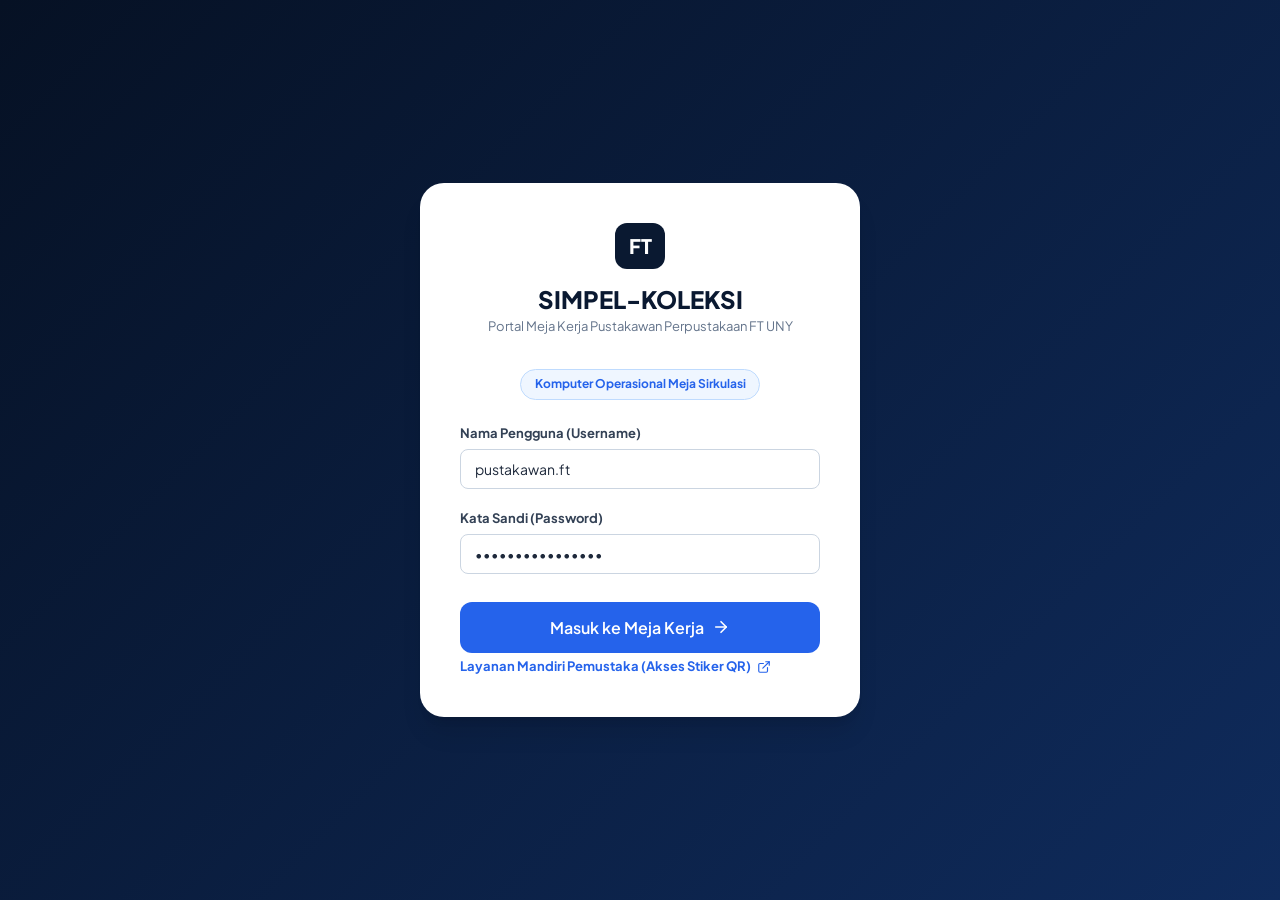
<file: 08_ARTEFAK/mockup-3/index.html>
<!DOCTYPE html>
<html lang="id">
<head>
  <meta charset="UTF-8">
  <meta name="viewport" content="width=device-width, initial-scale=1.0">
  <title>SIMPEL-KOLEKSI FT UNY | Portal Pustakawan & Meja Kerja</title>
  <meta name="description" content="Meja kerja pustakawan Perpustakaan Fakultas Teknik Universitas Negeri Yogyakarta untuk pemutakhiran koleksi dan integrasi SLiMS.">
  <link rel="preconnect" href="https://fonts.googleapis.com">
  <link rel="preconnect" href="https://fonts.gstatic.com" crossorigin>
  <link href="https://fonts.googleapis.com/css2?family=JetBrains+Mono:wght@400;500;600;700&family=Plus+Jakarta+Sans:wght@400;500;600;700;800&display=swap" rel="stylesheet">
  <link rel="stylesheet" href="styles.css">
</head>
<body class="page-librarian">

  <!-- NOTIFICATION TOAST CONTAINER -->
  <div id="toastContainer" class="toast-container" aria-live="polite"></div>

  <!-- ========================================================================= -->
  <!-- 1. HALAMAN UTAMA: LOGIN PUSTAKAWAN (DEFAULT VIEW KOMPUTER PUSTAKAWAN)     -->
  <!-- ========================================================================= -->
  <section id="viewLogin" class="app-view is-active">
    <div class="login-wrapper">
      <div class="login-card">
        
        <div class="login-brand">
          <span class="login-badge-mark">FT</span>
          <h3>SIMPEL-KOLEKSI</h3>
          <p>Portal Meja Kerja Pustakawan Perpustakaan FT UNY</p>
        </div>

        <div class="login-info-pill">
          <span>Komputer Operasional Meja Sirkulasi</span>
        </div>

        <form id="formLibrarianLogin" class="login-form">
          <div class="form-group">
            <label for="loginUsername">Nama Pengguna (Username)</label>
            <input type="text" id="loginUsername" class="form-control" value="pustakawan.ft" required>
          </div>

          <div class="form-group">
            <label for="loginPassword">Kata Sandi (Password)</label>
            <input type="password" id="loginPassword" class="form-control" value="perpustakaan2026" required>
          </div>

          <div class="login-actions">
            <button type="submit" class="btn btn-primary btn-block btn-lg" id="btnSubmitLogin">
              <span>Masuk ke Meja Kerja</span>
              <svg width="18" height="18" viewBox="0 0 24 24" fill="none" stroke="currentColor" stroke-width="2.2" stroke-linecap="round" stroke-linejoin="round"><line x1="5" y1="12" x2="19" y2="12"></line><polyline points="12 5 19 12 12 19"></polyline></svg>
            </button>
          </div>
        </form>

        <div class="login-footer">
          <a href="layanan.html" target="_blank" class="btn-qr-link">
              <span>Layanan Mandiri Pemustaka (Akses Stiker QR)</span>
              <svg width="14" height="14" viewBox="0 0 24 24" fill="none" stroke="currentColor" stroke-width="2" stroke-linecap="round" stroke-linejoin="round"><path d="M18 13v6a2 2 0 0 1-2 2H5a2 2 0 0 1-2-2V8a2 2 0 0 1 2-2h6"></path><polyline points="15 3 21 3 21 9"></polyline><line x1="10" y1="14" x2="21" y2="3"></line></svg>
            </a>
        </div>

      </div>
    </div>
  </section>

  <!-- ========================================================================= -->
  <!-- 2. PORTAL MEJA KERJA PUSTAKAWAN (SETELAH LOGIN - LAYOUT SIDEBAR)          -->
  <!-- ========================================================================= -->
  <section id="viewAdmin" class="app-view">
    <div class="admin-layout">

      <!-- SIDEBAR NAVIGASI KIRI -->
      <aside class="admin-sidebar">
        <div class="sidebar-header">
          <div class="sidebar-brand">
            <span class="s-mark">FT</span>
            <div class="s-text">
              <strong>SIMPEL-KOLEKSI</strong>
              <small>Meja Kerja Pustakawan</small>
            </div>
          </div>
        </div>

        <!-- Menu Navigasi Utama dengan SVG Bersih -->
        <nav class="sidebar-nav" aria-label="Menu Pustakawan">
          <button type="button" class="nav-item is-active" data-panel="adminPanelDashboard" id="navDashboard">
            <svg width="18" height="18" viewBox="0 0 24 24" fill="none" stroke="currentColor" stroke-width="2" stroke-linecap="round" stroke-linejoin="round" class="nav-svg">
              <rect x="3" y="3" width="7" height="9"></rect>
              <rect x="14" y="3" width="7" height="5"></rect>
              <rect x="14" y="12" width="7" height="9"></rect>
              <rect x="3" y="16" width="7" height="5"></rect>
            </svg>
            <span class="nav-label">Dashboard Utama</span>
          </button>

          <button type="button" class="nav-item" data-panel="adminPanelDamage" id="navDamage">
            <svg width="18" height="18" viewBox="0 0 24 24" fill="none" stroke="currentColor" stroke-width="2" stroke-linecap="round" stroke-linejoin="round" class="nav-svg">
              <path d="M4 19.5A2.5 2.5 0 0 1 6.5 17H20"></path>
              <path d="M6.5 2H20v20H6.5A2.5 2.5 0 0 1 4 19.5v-15A2.5 2.5 0 0 1 6.5 2z"></path>
              <line x1="10" y1="9" x2="14" y2="13"></line>
              <line x1="14" y1="9" x2="10" y2="13"></line>
            </svg>
            <span class="nav-label">Laporan Buku Rusak</span>
            <span class="nav-badge badge-coral" id="badgeDamageCount">3</span>
          </button>

          <button type="button" class="nav-item" data-panel="adminPanelExtend" id="navExtend">
            <svg width="18" height="18" viewBox="0 0 24 24" fill="none" stroke="currentColor" stroke-width="2" stroke-linecap="round" stroke-linejoin="round" class="nav-svg">
              <polyline points="23 4 23 10 17 10"></polyline>
              <polyline points="1 20 1 14 7 14"></polyline>
              <path d="M3.51 9a9 9 0 0 1 14.85-3.36L23 10M1 14l4.64 4.36A9 9 0 0 0 20.49 15"></path>
            </svg>
            <span class="nav-label">Perpanjangan Pinjam</span>
            <span class="nav-badge badge-blue" id="badgeExtendCount">2</span>
          </button>

          <button type="button" class="nav-item" data-panel="adminPanelRequest" id="navRequest">
            <svg width="18" height="18" viewBox="0 0 24 24" fill="none" stroke="currentColor" stroke-width="2" stroke-linecap="round" stroke-linejoin="round" class="nav-svg">
              <path d="M14 2H6a2 2 0 0 0-2 2v16a2 2 0 0 0 2 2h12a2 2 0 0 0 2-2V8z"></path>
              <polyline points="14 2 14 8 20 8"></polyline>
              <line x1="16" y1="13" x2="8" y2="13"></line>
              <line x1="16" y1="17" x2="8" y2="17"></line>
              <polyline points="10 9 9 9 8 9"></polyline>
            </svg>
            <span class="nav-label">Request Referensi</span>
            <span class="nav-badge badge-emerald" id="badgeRequestCount">4</span>
          </button>
        </nav>

        <!-- Footer Profil & Logout -->
        <div class="sidebar-footer">
          <div class="user-card-mini">
            <div class="user-avatar">SR</div>
            <div class="user-info">
              <strong>Siti Rahmawati, S.I.Pst</strong>
              <small>Pustakawan Tunggal FT</small>
            </div>
          </div>
          
          <div class="sidebar-actions">
            <a href="layanan.html" target="_blank" class="btn btn-outline-light btn-sm btn-block" style="text-decoration:none;">
              <svg width="14" height="14" viewBox="0 0 24 24" fill="none" stroke="currentColor" stroke-width="2" stroke-linecap="round" stroke-linejoin="round"><path d="M18 13v6a2 2 0 0 1-2 2H5a2 2 0 0 1-2-2V8a2 2 0 0 1 2-2h6"></path><polyline points="15 3 21 3 21 9"></polyline><line x1="10" y1="14" x2="21" y2="3"></line></svg>
              <span>Buka Web QR Mahasiswa</span>
            </a>
            <button type="button" class="btn btn-danger-soft btn-sm btn-block" id="btnLogoutAdmin">
              <svg width="14" height="14" viewBox="0 0 24 24" fill="none" stroke="currentColor" stroke-width="2" stroke-linecap="round" stroke-linejoin="round"><path d="M9 21H5a2 2 0 0 1-2-2V5a2 2 0 0 1 2-2h4"></path><polyline points="16 17 21 12 16 7"></polyline><line x1="21" y1="12" x2="9" y2="12"></line></svg>
              <span>Keluar (Logout)</span>
            </button>
          </div>
        </div>
      </aside>

      <!-- KONTEN UTAMA KANAN -->
      <main class="admin-main">
        
        <!-- Topbar Admin -->
        <header class="admin-topbar">
          <div class="topbar-title-wrap">
            <h2 id="adminHeaderTitle">Dashboard & Rangkuman Layanan</h2>
            <span class="topbar-date font-mono" id="currentDateDisplay">Rabu, 28 Oktober 2026</span>
          </div>

          <div class="topbar-slims-status">
            <span class="slims-dot"></span>
            <span>Terhubung dengan SLiMS 9 Bulian FT UNY</span>
          </div>
        </header>

        <div class="admin-content-area">

          <!-- =============================================================== -->
          <!-- PANEL 1: DASHBOARD UTAMA (OVERVIEW RANGKUMAN)                   -->
          <!-- =============================================================== -->
          <div id="adminPanelDashboard" class="admin-panel is-active">
            
            <!-- SLA Alert Notice -->
            <div class="alert-banner warning-banner">
              <div class="alert-icon">
                <svg width="20" height="20" viewBox="0 0 24 24" fill="none" stroke="currentColor" stroke-width="2" stroke-linecap="round" stroke-linejoin="round"><path d="m21.73 18-8-14a2 2 0 0 0-3.48 0l-8 14A2 2 0 0 0 4 21h16a2 2 0 0 0 1.73-3Z"></path><line x1="12" y1="9" x2="12" y2="13"></line><line x1="12" y1="17" x2="12.01" y2="17"></line></svg>
              </div>
              <div class="alert-text">
                <strong>Peringatan SLA Quiet Hour (SOP-001):</strong>
                <span>Terdapat <strong>1 tiket buku rusak</strong> mendekati batas waktu verifikasi fisik 3 hari di Rak Transit Tingkat 2. Alokasikan waktu pada sesi Quiet Hour Jumat 08.00–09.00 WIB.</span>
              </div>
            </div>

            <!-- KPI Metrics 4 Cards dengan Clean SVG Icons -->
            <div class="kpi-grid">
              <div class="kpi-card">
                <div class="kpi-icon-wrap bg-blue-soft text-blue">
                  <svg width="24" height="24" viewBox="0 0 24 24" fill="none" stroke="currentColor" stroke-width="2" stroke-linecap="round" stroke-linejoin="round"><path d="M4 19.5A2.5 2.5 0 0 1 6.5 17H20"></path><path d="M6.5 2H20v20H6.5A2.5 2.5 0 0 1 4 19.5v-15A2.5 2.5 0 0 1 6.5 2z"></path></svg>
                </div>
                <div class="kpi-content">
                  <span class="kpi-label">Total Masuk Hari Ini</span>
                  <strong class="kpi-value" id="kpiTotalToday">9</strong>
                  <small class="kpi-sub">Laporan QR & Layanan</small>
                </div>
              </div>

              <div class="kpi-card">
                <div class="kpi-icon-wrap bg-coral-soft text-coral">
                  <svg width="24" height="24" viewBox="0 0 24 24" fill="none" stroke="currentColor" stroke-width="2" stroke-linecap="round" stroke-linejoin="round"><circle cx="12" cy="12" r="10"></circle><line x1="12" y1="8" x2="12" y2="12"></line><line x1="12" y1="16" x2="12.01" y2="16"></line></svg>
                </div>
                <div class="kpi-content">
                  <span class="kpi-label">Menunggu Verifikasi Rak</span>
                  <strong class="kpi-value font-mono text-coral" id="kpiDamagePending">3</strong>
                  <small class="kpi-sub">Rak Transit Tingkat 2</small>
                </div>
              </div>

              <div class="kpi-card">
                <div class="kpi-icon-wrap bg-cyan-soft" style="color:var(--cyan-500);">
                  <svg width="24" height="24" viewBox="0 0 24 24" fill="none" stroke="currentColor" stroke-width="2" stroke-linecap="round" stroke-linejoin="round"><polyline points="23 4 23 10 17 10"></polyline><polyline points="1 20 1 14 7 14"></polyline><path d="M3.51 9a9 9 0 0 1 14.85-3.36L23 10M1 14l4.64 4.36A9 9 0 0 0 20.49 15"></path></svg>
                </div>
                <div class="kpi-content">
                  <span class="kpi-label">Perpanjangan Diproses</span>
                  <strong class="kpi-value font-mono text-blue" id="kpiExtendPending">2</strong>
                  <small class="kpi-sub">Siap Eksekusi di SLiMS</small>
                </div>
              </div>

              <div class="kpi-card">
                <div class="kpi-icon-wrap bg-emerald-soft text-emerald">
                  <svg width="24" height="24" viewBox="0 0 24 24" fill="none" stroke="currentColor" stroke-width="2" stroke-linecap="round" stroke-linejoin="round"><path d="M19 21l-7-5-7 5V5a2 2 0 0 1 2-2h10a2 2 0 0 1 2 2z"></path></svg>
                </div>
                <div class="kpi-content">
                  <span class="kpi-label">Usulan Referensi Masuk</span>
                  <strong class="kpi-value font-mono text-emerald" id="kpiRequestCount">4</strong>
                  <small class="kpi-sub">Pagu Belanja LAM-INFOKOM</small>
                </div>
              </div>
            </div>

            <!-- Rangkuman Tabel Terakhir -->
            <div class="dashboard-tables-grid">
              
              <!-- Card 1: Antrean Cepat Perpanjangan SLiMS -->
              <div class="panel-box">
                <div class="panel-box-header">
                  <h4>Antrean Cepat Perpanjangan Pinjam</h4>
                  <button type="button" class="btn btn-sm btn-link" id="linkToExtendPanel">Lihat Semua &rarr;</button>
                </div>
                <div class="table-responsive">
                  <table class="data-table">
                    <thead>
                      <tr>
                        <th>NIM / Nama</th>
                        <th>Barcode</th>
                        <th>Aksi Cepat</th>
                      </tr>
                    </thead>
                    <tbody id="tbodyQuickExtend">
                      <!-- Populated by JS -->
                    </tbody>
                  </table>
                </div>
              </div>

              <!-- Card 2: Laporan Buku Rusak Menunggu Verifikasi -->
              <div class="panel-box">
                <div class="panel-box-header">
                  <h4>Buku Rusak di Rak Transit Tingkat 2</h4>
                  <button type="button" class="btn btn-sm btn-link" id="linkToDamagePanel">Lihat Semua &rarr;</button>
                </div>
                <div class="table-responsive">
                  <table class="data-table">
                    <thead>
                      <tr>
                        <th>Tiket</th>
                        <th>Judul Koleksi</th>
                        <th>Kerusakan</th>
                        <th>Status</th>
                      </tr>
                    </thead>
                    <tbody id="tbodyQuickDamage">
                      <!-- Populated by JS -->
                    </tbody>
                  </table>
                </div>
              </div>

            </div>

          </div>

          <!-- =============================================================== -->
          <!-- PANEL 2: LAPORAN BUKU RUSAK (DENGAN EXPORT CSV)                 -->
          <!-- =============================================================== -->
          <div id="adminPanelDamage" class="admin-panel">
            
            <!-- Header Panel & Tombol Ekspor CSV -->
            <div class="panel-action-bar">
              <div>
                <h3>Verifikasi & Pemutakhiran Koleksi Rusak (SOP-001)</h3>
                <p>Kelola tiket kerusakan koleksi fisik yang diserahkan pemustaka ke Rak Transit Tingkat 2.</p>
              </div>
              
              <div class="bar-buttons">
                <button type="button" class="btn btn-outline" id="btnToggleQuietHourTimer">
                  <svg width="16" height="16" viewBox="0 0 24 24" fill="none" stroke="currentColor" stroke-width="2" stroke-linecap="round" stroke-linejoin="round"><circle cx="12" cy="12" r="10"></circle><polyline points="12 6 12 12 16 14"></polyline></svg>
                  <span>Quiet Hour (60m)</span>
                </button>
                <button type="button" class="btn btn-primary" id="btnExportDamageCsv">
                  <svg width="16" height="16" viewBox="0 0 24 24" fill="none" stroke="currentColor" stroke-width="2" stroke-linecap="round" stroke-linejoin="round"><path d="M21 15v4a2 2 0 0 1-2 2H5a2 2 0 0 1-2-2v-4"></path><polyline points="7 10 12 15 17 10"></polyline><line x1="12" y1="15" x2="12" y2="3"></line></svg>
                  <span>Export CSV Buku Rusak</span>
                </button>
              </div>
            </div>

            <!-- Quiet Hour Session Bar (Collapsible) -->
            <div id="quietHourBar" class="quiet-hour-box is-hidden">
              <div class="qh-status">
                <span class="qh-live-badge">SESI QUIET HOUR AKTIF</span>
                <span>Fokus verifikasi fisik dan pembaruan katalog SLiMS tanpa interupsi meja loket.</span>
              </div>
              <div class="qh-timer font-mono" id="qhCountdownDisplay">60:00</div>
            </div>

            <!-- Filter Tabs -->
            <div class="filter-pills-bar">
              <button type="button" class="filter-pill is-active" data-filter-dmg="all">Semua Laporan</button>
              <button type="button" class="filter-pill" data-filter-dmg="PENDING">Menunggu Verifikasi Rak (3)</button>
              <button type="button" class="filter-pill" data-filter-dmg="IN_REPAIR">Dalam Perbaikan SLiMS</button>
              <button type="button" class="filter-pill" data-filter-dmg="RESOLVED">Selesai Sinkron</button>
            </div>

            <!-- Tabel Laporan Kerusakan -->
            <div class="panel-box">
              <div class="table-responsive">
                <table class="data-table" id="tableDamageReports">
                  <thead>
                    <tr>
                      <th>ID Tiket</th>
                      <th>Tanggal</th>
                      <th>Barcode & Judul</th>
                      <th>Kategori Masalah</th>
                      <th>Pelapor (NIM)</th>
                      <th>Posisi Fisik</th>
                      <th>Status SLiMS</th>
                      <th>Aksi Verifikasi</th>
                    </tr>
                  </thead>
                  <tbody id="tbodyDamageReports">
                    <!-- Rendered by JS -->
                  </tbody>
                </table>
              </div>
            </div>

          </div>

          <!-- =============================================================== -->
          <!-- PANEL 3: PERPANJANGAN PINJAM (TANPA EXPORT CSV)                 -->
          <!-- =============================================================== -->
          <div id="adminPanelExtend" class="admin-panel">
            
            <div class="panel-action-bar">
              <div>
                <h3>Layanan Mandiri Perpanjangan Masa Pinjam</h3>
                <p>Permintaan perpanjangan yang diajukan pemustaka via QR. Salin barcode dan eksekusi pada menu Sirkulasi SLiMS.</p>
              </div>
            </div>

            <div class="panel-intro-box info-blue">
              <strong>Panduan Alur Pustakawan:</strong>
              <span>Klik tombol <strong>"Salin & Eksekusi SLiMS"</strong> untuk menyalin barcode secara otomatis. Buka menu Sirkulasi SLiMS, tempel barcode, dan konfirmasi perpanjangan (+7 hari).</span>
            </div>

            <!-- Filter Tabs -->
            <div class="filter-pills-bar">
              <button type="button" class="filter-pill is-active" data-filter-ext="all">Semua Permintaan</button>
              <button type="button" class="filter-pill" data-filter-ext="PENDING">Menunggu Eksekusi (2)</button>
              <button type="button" class="filter-pill" data-filter-ext="PROCESSED">Sudah Diperpanjang di SLiMS</button>
            </div>

            <div class="panel-box">
              <div class="table-responsive">
                <table class="data-table" id="tableExtendRequests">
                  <thead>
                    <tr>
                      <th>ID Layanan</th>
                      <th>Waktu Masuk</th>
                      <th>ID Anggota (NIM/NIP)</th>
                      <th>Nama Pemohon</th>
                      <th>Barcode Buku</th>
                      <th>Judul Buku</th>
                      <th>No. WhatsApp</th>
                      <th>Status Eksekusi</th>
                      <th>Aksi Pustakawan</th>
                    </tr>
                  </thead>
                  <tbody id="tbodyExtendRequests">
                    <!-- Rendered by JS -->
                  </tbody>
                </table>
              </div>
            </div>

          </div>

          <!-- =============================================================== -->
          <!-- PANEL 4: REQUEST REFERENSI BARU (DENGAN EXPORT CSV DEKANAT)     -->
          <!-- =============================================================== -->
          <div id="adminPanelRequest" class="admin-panel">
            
            <div class="panel-action-bar">
              <div>
                <h3>Permintaan Referensi & Usulan Buku Baru (Koleksi Pemustaka)</h3>
                <p>Daftar usulan koleksi untuk riset skripsi dan perkuliahan. Ekspor berkas CSV untuk lampiran usulan belanja pagu buku ke Dekanat FT UNY.</p>
              </div>
              
              <div class="bar-buttons">
                <button type="button" class="btn btn-emerald" id="btnExportRequestCsv">
                  <svg width="16" height="16" viewBox="0 0 24 24" fill="none" stroke="currentColor" stroke-width="2" stroke-linecap="round" stroke-linejoin="round"><path d="M21 15v4a2 2 0 0 1-2 2H5a2 2 0 0 1-2-2v-4"></path><polyline points="7 10 12 15 17 10"></polyline><line x1="12" y1="15" x2="12" y2="3"></line></svg>
                  <span>Export CSV Usulan Pengadaan Dekanat</span>
                </button>
              </div>
            </div>

            <!-- Filter Tabs -->
            <div class="filter-pills-bar">
              <button type="button" class="filter-pill is-active" data-filter-req="all">Semua Usulan</button>
              <button type="button" class="filter-pill" data-filter-req="PENDING_REVIEW">Menunggu Telaah Pustakawan</button>
              <button type="button" class="filter-pill" data-filter-req="IN_PROCUREMENT">Diajukan ke Pagu Belanja 2027</button>
              <button type="button" class="filter-pill" data-filter-req="AVAILABLE_WAREHOUSE">Ditemukan di Gudang Koleksi</button>
            </div>

            <div class="panel-box">
              <div class="table-responsive">
                <table class="data-table" id="tableReferenceRequests">
                  <thead>
                    <tr>
                      <th>ID Permintaan</th>
                      <th>Tanggal</th>
                      <th>Pemohon (NIM/NIP)</th>
                      <th>Program Studi</th>
                      <th>Judul Buku / Topik Referensi</th>
                      <th>Keperluan</th>
                      <th>Kontak WA</th>
                      <th>Status Tindak Lanjut</th>
                      <th>Tindakan Pustakawan</th>
                    </tr>
                  </thead>
                  <tbody id="tbodyReferenceRequests">
                    <!-- Rendered by JS -->
                  </tbody>
                </table>
              </div>
            </div>

          </div>

        </div>
      </main>
    </div>
  </section>

  <!-- MODAL: VERIFIKASI FISIK BUKU RUSAK OLEH PUSTAKAWAN -->
  <div id="modalVerifyDamage" class="modal-backdrop is-hidden" role="dialog" aria-modal="true">
    <div class="modal-dialog">
      <div class="modal-content">
        <div class="modal-header">
          <div>
            <span class="badge-pill">Verifikasi Fisik Lapangan</span>
            <h3 id="modalVerifyTitle">Verifikasi Koleksi: TKT-202610-001</h3>
          </div>
          <button type="button" class="modal-close" id="btnCloseVerifyModal">&times;</button>
        </div>

        <div class="modal-body">
          <div class="verify-detail-grid">
            <div class="v-group">
              <span class="v-label">Judul Koleksi:</span>
              <strong id="modalBookTitle">-</strong>
            </div>
            <div class="v-group">
              <span class="v-label">Nomor Barcode:</span>
              <span class="font-mono text-blue font-bold" id="modalBarcode">-</span>
            </div>
            <div class="v-group">
              <span class="v-label">Pelapor:</span>
              <span id="modalReporter">-</span>
            </div>
            <div class="v-group">
              <span class="v-label">Kategori Masalah:</span>
              <span class="tag-status" id="modalDamageType">-</span>
            </div>
          </div>

          <div class="checklist-box">
            <h4>Checklist 2-Tahap Tata Kelola (SOP-001):</h4>
            <label class="check-item">
              <input type="checkbox" id="chkPhysicalCheck">
              <span><strong>1. Verifikasi Fisik Selesai:</strong> Buku fisik telah diambil dari Rak Transit Tingkat 2 dan kondisi kerusakan telah diperiksa langsung.</span>
            </label>
            <label class="check-item">
              <input type="checkbox" id="chkSlimsSync">
              <span><strong>2. Pemutakhiran SLiMS:</strong> Barcode telah dicocokkan pada modul Katalogisasi/Bibliografi SLiMS 9 Bulian.</span>
            </label>
          </div>

          <div class="form-group mt-3">
            <label for="selectSlimsNewStatus">Ubah Status Eksemplar di SLiMS Menjadi:</label>
            <select id="selectSlimsNewStatus" class="form-control">
              <option value="Dalam Perbaikan (Repair)">Dalam Perbaikan (Repair) - Pisahkan ke Ruang Rawat Buku</option>
              <option value="Hilang (Missing)">Hilang (Missing) - Perbarui status katalog SLiMS</option>
              <option value="Tersedia (Available)">Tersedia (Available) - Selesai diperbaiki / Shelving ke Rak</option>
              <option value="Penyiangan (Weeding)">Penyiangan (Weeding) - Rekomendasi afkir aset</option>
            </select>
          </div>
        </div>

        <div class="modal-footer">
          <button type="button" class="btn btn-outline" id="btnCancelVerify">Batal</button>
          <button type="button" class="btn btn-primary" id="btnConfirmVerify">
            <span>Konfirmasi & Perbarui Status SLiMS</span>
          </button>
        </div>
      </div>
    </div>
  </div>

  <script src="app.js"></script>
</body>
</html>
</file>
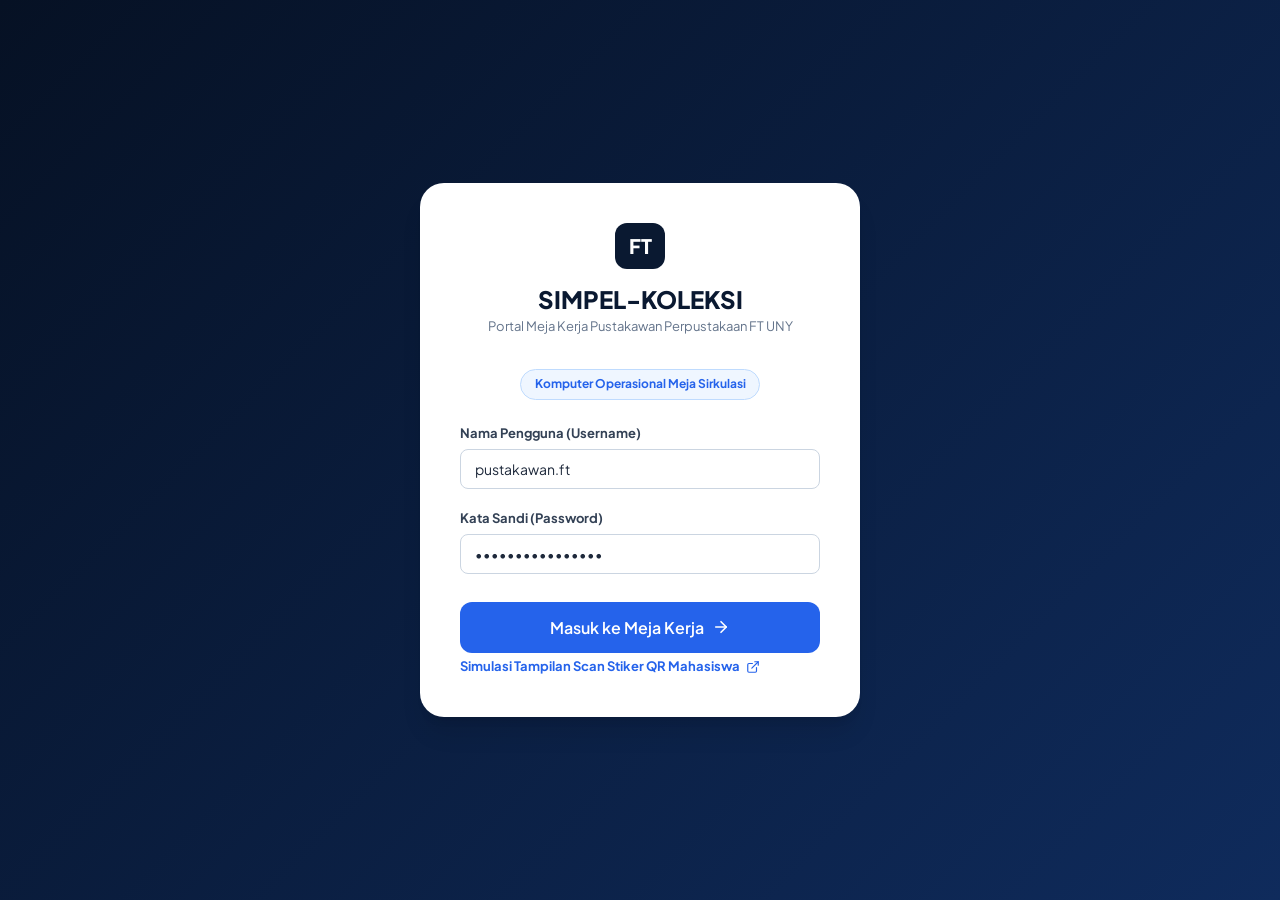
<file: 08_ARTEFAK/mockup-4/index.html>
<!DOCTYPE html>
<html lang="id">
<head>
  <meta charset="UTF-8">
  <meta name="viewport" content="width=device-width, initial-scale=1.0">
  <title>SIMPEL-KOLEKSI FT UNY | Meja Kerja Pustakawan</title>
  <meta name="description" content="Meja kerja pustakawan Perpustakaan FT UNY untuk pengelolaan laporan koleksi, perpanjangan mandiri, dan usulan referensi.">
  <link rel="preconnect" href="https://fonts.googleapis.com">
  <link rel="preconnect" href="https://fonts.gstatic.com" crossorigin>
  <link href="https://fonts.googleapis.com/css2?family=JetBrains+Mono:wght@400;500;600;700&family=Plus+Jakarta+Sans:wght@400;500;600;700;800&display=swap" rel="stylesheet">
  <link rel="stylesheet" href="styles.css">
</head>
<body class="page-librarian">

  <!-- NOTIFICATION TOAST CONTAINER -->
  <div id="toastContainer" class="toast-container" aria-live="polite"></div>

  <!-- ========================================================================= -->
  <!-- 1. HALAMAN UTAMA: LOGIN PUSTAKAWAN (DEFAULT VIEW KOMPUTER PUSTAKAWAN)     -->
  <!-- ========================================================================= -->
  <section id="viewLogin" class="app-view is-active">
    <div class="login-wrapper">
      <div class="login-card">
        
        <div class="login-brand">
          <span class="login-badge-mark">FT</span>
          <h3>SIMPEL-KOLEKSI</h3>
          <p>Portal Meja Kerja Pustakawan Perpustakaan FT UNY</p>
        </div>

        <div class="login-info-pill">
          <span>Komputer Operasional Meja Sirkulasi</span>
        </div>

        <form id="formLibrarianLogin" class="login-form">
          <div class="form-group">
            <label for="loginUsername">Nama Pengguna (Username)</label>
            <input type="text" id="loginUsername" class="form-control" value="pustakawan.ft" required>
          </div>

          <div class="form-group">
            <label for="loginPassword">Kata Sandi (Password)</label>
            <input type="password" id="loginPassword" class="form-control" value="perpustakaan2026" required>
          </div>

          <div class="login-actions">
            <button type="submit" class="btn btn-primary btn-block btn-lg" id="btnSubmitLogin">
              <span>Masuk ke Meja Kerja</span>
              <svg width="18" height="18" viewBox="0 0 24 24" fill="none" stroke="currentColor" stroke-width="2.2" stroke-linecap="round" stroke-linejoin="round"><line x1="5" y1="12" x2="19" y2="12"></line><polyline points="12 5 19 12 12 19"></polyline></svg>
            </button>
          </div>
        </form>

        <div class="login-footer">
          <a href="layanan.html" target="_blank" class="btn-qr-link">
            <span>Simulasi Tampilan Scan Stiker QR Mahasiswa</span>
            <svg width="14" height="14" viewBox="0 0 24 24" fill="none" stroke="currentColor" stroke-width="2" stroke-linecap="round" stroke-linejoin="round"><path d="M18 13v6a2 2 0 0 1-2 2H5a2 2 0 0 1-2-2V8a2 2 0 0 1 2-2h6"></path><polyline points="15 3 21 3 21 9"></polyline><line x1="10" y1="14" x2="21" y2="3"></line></svg>
          </a>
        </div>

      </div>
    </div>
  </section>

  <!-- ========================================================================= -->
  <!-- 2. PORTAL MEJA KERJA PUSTAKAWAN (SETELAH LOGIN - LAYOUT SIDEBAR)          -->
  <!-- ========================================================================= -->
  <section id="viewAdmin" class="app-view">
    <div class="admin-layout">

      <!-- SIDEBAR NAVIGASI KIRI -->
      <aside class="admin-sidebar">
        <div class="sidebar-header">
          <div class="sidebar-brand">
            <span class="s-mark">FT</span>
            <div class="s-text">
              <strong>SIMPEL-KOLEKSI</strong>
              <small>Meja Kerja Pustakawan</small>
            </div>
          </div>
        </div>

        <nav class="sidebar-nav" aria-label="Menu Pustakawan">
          <button type="button" class="nav-item is-active" data-panel="adminPanelDashboard" id="navDashboard">
            <svg width="18" height="18" viewBox="0 0 24 24" fill="none" stroke="currentColor" stroke-width="2" stroke-linecap="round" stroke-linejoin="round" class="nav-svg">
              <rect x="3" y="3" width="7" height="9"></rect>
              <rect x="14" y="3" width="7" height="5"></rect>
              <rect x="14" y="12" width="7" height="9"></rect>
              <rect x="3" y="16" width="7" height="5"></rect>
            </svg>
            <span class="nav-label">Dashboard Utama</span>
          </button>

          <button type="button" class="nav-item" data-panel="adminPanelDamage" id="navDamage">
            <svg width="18" height="18" viewBox="0 0 24 24" fill="none" stroke="currentColor" stroke-width="2" stroke-linecap="round" stroke-linejoin="round" class="nav-svg">
              <path d="M4 19.5A2.5 2.5 0 0 1 6.5 17H20"></path>
              <path d="M6.5 2H20v20H6.5A2.5 2.5 0 0 1 4 19.5v-15A2.5 2.5 0 0 1 6.5 2z"></path>
              <line x1="10" y1="9" x2="14" y2="13"></line>
              <line x1="14" y1="9" x2="10" y2="13"></line>
            </svg>
            <span class="nav-label">Laporan Buku Rusak</span>
            <span class="nav-badge badge-coral" id="badgeDamageCount">3</span>
          </button>

          <button type="button" class="nav-item" data-panel="adminPanelExtend" id="navExtend">
            <svg width="18" height="18" viewBox="0 0 24 24" fill="none" stroke="currentColor" stroke-width="2" stroke-linecap="round" stroke-linejoin="round" class="nav-svg">
              <polyline points="23 4 23 10 17 10"></polyline>
              <polyline points="1 20 1 14 7 14"></polyline>
              <path d="M3.51 9a9 9 0 0 1 14.85-3.36L23 10M1 14l4.64 4.36A9 9 0 0 0 20.49 15"></path>
            </svg>
            <span class="nav-label">Perpanjangan Pinjam</span>
            <span class="nav-badge badge-blue" id="badgeExtendCount">2</span>
          </button>

          <button type="button" class="nav-item" data-panel="adminPanelRequest" id="navRequest">
            <svg width="18" height="18" viewBox="0 0 24 24" fill="none" stroke="currentColor" stroke-width="2" stroke-linecap="round" stroke-linejoin="round" class="nav-svg">
              <path d="M14 2H6a2 2 0 0 0-2 2v16a2 2 0 0 0 2 2h12a2 2 0 0 0 2-2V8z"></path>
              <polyline points="14 2 14 8 20 8"></polyline>
              <line x1="16" y1="13" x2="8" y2="13"></line>
              <line x1="16" y1="17" x2="8" y2="17"></line>
              <polyline points="10 9 9 9 8 9"></polyline>
            </svg>
            <span class="nav-label">Request Referensi</span>
            <span class="nav-badge badge-emerald" id="badgeRequestCount">4</span>
          </button>

          <button type="button" class="nav-item" data-panel="adminPanelWeeding" id="navWeeding">
            <svg width="18" height="18" viewBox="0 0 24 24" fill="none" stroke="currentColor" stroke-width="2" stroke-linecap="round" stroke-linejoin="round" class="nav-svg">
              <polygon points="22 3 2 3 10 12.46 10 19 14 21 14 12.46 22 3"></polygon>
            </svg>
            <span class="nav-label">Evaluasi & Penyiangan</span>
            <span class="nav-badge badge-coral" id="badgeWeedingCount">4</span>
          </button>
        </nav>

        <div class="sidebar-footer">
          <div class="user-card-mini">
            <div class="user-avatar">AD</div>
            <div class="user-info">
              <strong>Abdul / Danar, S.I.Pst</strong>
              <small>Pustakawan Tunggal FT</small>
            </div>
          </div>
          
          <div class="sidebar-actions">
            <a href="layanan.html" target="_blank" class="btn btn-outline-light btn-sm btn-block" style="text-decoration:none;">
              <svg width="14" height="14" viewBox="0 0 24 24" fill="none" stroke="currentColor" stroke-width="2" stroke-linecap="round" stroke-linejoin="round"><path d="M18 13v6a2 2 0 0 1-2 2H5a2 2 0 0 1-2-2V8a2 2 0 0 1 2-2h6"></path><polyline points="15 3 21 3 21 9"></polyline><line x1="10" y1="14" x2="21" y2="3"></line></svg>
              <span>Buka Web QR Mahasiswa</span>
            </a>
            <button type="button" class="btn btn-danger-soft btn-sm btn-block" id="btnLogoutAdmin">
              <svg width="14" height="14" viewBox="0 0 24 24" fill="none" stroke="currentColor" stroke-width="2" stroke-linecap="round" stroke-linejoin="round"><path d="M9 21H5a2 2 0 0 1-2-2V5a2 2 0 0 1 2-2h4"></path><polyline points="16 17 21 12 16 7"></polyline><line x1="21" y1="12" x2="9" y2="12"></line></svg>
              <span>Keluar (Logout)</span>
            </button>
          </div>
        </div>
      </aside>

      <!-- KONTEN UTAMA KANAN -->
      <main class="admin-main">
        
        <header class="admin-topbar">
          <div class="topbar-title-wrap">
            <h2 id="adminHeaderTitle">Dashboard & Rangkuman Layanan</h2>
            <span class="topbar-date font-mono" id="currentDateDisplay">Jumat, 30 Oktober 2026</span>
          </div>

          <div class="topbar-slims-status">
            <span class="slims-dot"></span>
            <span>Terhubung SLiMS 9 Bulian + Sinkron Banner QR Pemustaka</span>
          </div>
        </header>

        <div class="admin-content-area">

          <!-- =============================================================== -->
          <!-- PANEL 1: DASHBOARD UTAMA                                        -->
          <!-- =============================================================== -->
          <div id="adminPanelDashboard" class="admin-panel is-active">
            
            <div class="alert-banner warning-banner">
              <div class="alert-icon">
                <svg width="20" height="20" viewBox="0 0 24 24" fill="none" stroke="currentColor" stroke-width="2" stroke-linecap="round" stroke-linejoin="round"><path d="m21.73 18-8-14a2 2 0 0 0-3.48 0l-8 14A2 2 0 0 0 4 21h16a2 2 0 0 0 1.73-3Z"></path><line x1="12" y1="9" x2="12" y2="13"></line><line x1="12" y1="17" x2="12.01" y2="17"></line></svg>
              </div>
              <div class="alert-text">
                <strong>Peringatan SLA Quiet Hour (SOP-001):</strong>
                <span>Terdapat <strong>1 tiket buku rusak melewati SLA 3 hari (Label Merah)</strong> di Rak Transit Tingkat 2. Aktifkan tombol <strong>Quiet Hour (60m)</strong> untuk menyiarkan pengumuman otomatis ke layar HP mahasiswa (`layanan.html`).</span>
              </div>
            </div>

            <div class="kpi-grid">
              <div class="kpi-card">
                <div class="kpi-icon-wrap bg-blue-soft text-blue">
                  <svg width="24" height="24" viewBox="0 0 24 24" fill="none" stroke="currentColor" stroke-width="2" stroke-linecap="round" stroke-linejoin="round"><path d="M4 19.5A2.5 2.5 0 0 1 6.5 17H20"></path><path d="M6.5 2H20v20H6.5A2.5 2.5 0 0 1 4 19.5v-15A2.5 2.5 0 0 1 6.5 2z"></path></svg>
                </div>
                <div class="kpi-content">
                  <span class="kpi-label">Total Masuk Hari Ini</span>
                  <strong class="kpi-value" id="kpiTotalToday">9</strong>
                  <small class="kpi-sub">Laporan QR & Layanan</small>
                </div>
              </div>

              <div class="kpi-card">
                <div class="kpi-icon-wrap bg-coral-soft text-coral">
                  <svg width="24" height="24" viewBox="0 0 24 24" fill="none" stroke="currentColor" stroke-width="2" stroke-linecap="round" stroke-linejoin="round"><circle cx="12" cy="12" r="10"></circle><line x1="12" y1="8" x2="12" y2="12"></line><line x1="12" y1="16" x2="12.01" y2="16"></line></svg>
                </div>
                <div class="kpi-content">
                  <span class="kpi-label">Menunggu Verifikasi Rak</span>
                  <strong class="kpi-value font-mono text-coral" id="kpiDamagePending">3</strong>
                  <small class="kpi-sub">Rak Transit Tingkat 2</small>
                </div>
              </div>

              <div class="kpi-card">
                <div class="kpi-icon-wrap bg-cyan-soft" style="color:var(--cyan-500);">
                  <svg width="24" height="24" viewBox="0 0 24 24" fill="none" stroke="currentColor" stroke-width="2" stroke-linecap="round" stroke-linejoin="round"><polyline points="23 4 23 10 17 10"></polyline><polyline points="1 20 1 14 7 14"></polyline><path d="M3.51 9a9 9 0 0 1 14.85-3.36L23 10M1 14l4.64 4.36A9 9 0 0 0 20.49 15"></path></svg>
                </div>
                <div class="kpi-content">
                  <span class="kpi-label">Perpanjangan Diproses</span>
                  <strong class="kpi-value font-mono text-blue" id="kpiExtendPending">2</strong>
                  <small class="kpi-sub">Mendukung Batch Eksekusi</small>
                </div>
              </div>

              <div class="kpi-card">
                <div class="kpi-icon-wrap bg-emerald-soft text-emerald">
                  <svg width="24" height="24" viewBox="0 0 24 24" fill="none" stroke="currentColor" stroke-width="2" stroke-linecap="round" stroke-linejoin="round"><path d="M19 21l-7-5-7 5V5a2 2 0 0 1 2-2h10a2 2 0 0 1 2 2z"></path></svg>
                </div>
                <div class="kpi-content">
                  <span class="kpi-label">Usulan Referensi Masuk</span>
                  <strong class="kpi-value font-mono text-emerald" id="kpiRequestCount">4</strong>
                  <small class="kpi-sub">Siap Cetak Disposisi Dekanat</small>
                </div>
              </div>

              <div class="kpi-card">
                <div class="kpi-icon-wrap" style="background:#fef3c7; color:#b45309;">
                  <svg width="24" height="24" viewBox="0 0 24 24" fill="none" stroke="currentColor" stroke-width="2" stroke-linecap="round" stroke-linejoin="round"><polygon points="22 3 2 3 10 12.46 10 19 14 21 14 12.46 22 3"></polygon></svg>
                </div>
                <div class="kpi-content">
                  <span class="kpi-label">Koleksi Dorman (Weeding)</span>
                  <strong class="kpi-value font-mono" style="color:#b45309;" id="kpiWeedingCount">4</strong>
                  <small class="kpi-sub">Kandidat Penyiangan BMN</small>
                </div>
              </div>
            </div>

            <div class="dashboard-tables-grid">
              <div class="panel-box">
                <div class="panel-box-header">
                  <h4>Antrean Cepat Perpanjangan Pinjam</h4>
                  <button type="button" class="btn btn-sm btn-link" id="linkToExtendPanel">Lihat Semua &rarr;</button>
                </div>
                <div class="table-responsive">
                  <table class="data-table">
                    <thead>
                      <tr>
                        <th>NIM / Nama</th>
                        <th>Barcode</th>
                        <th>Aksi Cepat</th>
                      </tr>
                    </thead>
                    <tbody id="tbodyQuickExtend"></tbody>
                  </table>
                </div>
              </div>

              <div class="panel-box">
                <div class="panel-box-header">
                  <h4>Buku Rusak di Rak Transit Tingkat 2</h4>
                  <button type="button" class="btn btn-sm btn-link" id="linkToDamagePanel">Lihat Semua &rarr;</button>
                </div>
                <div class="table-responsive">
                  <table class="data-table">
                    <thead>
                      <tr>
                        <th>Tiket & SLA</th>
                        <th>Judul Koleksi</th>
                        <th>Kerusakan</th>
                        <th>Status</th>
                      </tr>
                    </thead>
                    <tbody id="tbodyQuickDamage"></tbody>
                  </table>
                </div>
              </div>
            </div>

          </div>

          <!-- =============================================================== -->
          <!-- PANEL 2: LAPORAN BUKU RUSAK (REVISI: LIVE SEARCH & QUIET HOUR)   -->
          <!-- =============================================================== -->
          <div id="adminPanelDamage" class="admin-panel">
            
            <div class="panel-action-bar">
              <div>
                <h3>Verifikasi & Pemutakhiran Koleksi Rusak (SOP-001)</h3>
                <p>Dilengkapi <strong>Live Search Bar</strong>, <strong>Sinkronisasi Pengumuman Quiet Hour ke HP Pemustaka</strong>, dan <strong>Triase Perbaikan Ringan 5 Menit vs Berat</strong>.</p>
              </div>
              
              <div class="bar-buttons">
                <button type="button" class="btn btn-outline" id="btnToggleQuietHourTimer">
                  <svg width="16" height="16" viewBox="0 0 24 24" fill="none" stroke="currentColor" stroke-width="2" stroke-linecap="round" stroke-linejoin="round"><circle cx="12" cy="12" r="10"></circle><polyline points="12 6 12 12 16 14"></polyline></svg>
                  <span>Quiet Hour (60m) + Broadcast ke QR</span>
                </button>
                <button type="button" class="btn btn-primary" id="btnExportDamageCsv">
                  <svg width="16" height="16" viewBox="0 0 24 24" fill="none" stroke="currentColor" stroke-width="2" stroke-linecap="round" stroke-linejoin="round"><path d="M21 15v4a2 2 0 0 1-2 2H5a2 2 0 0 1-2-2v-4"></path><polyline points="7 10 12 15 17 10"></polyline><line x1="12" y1="15" x2="12" y2="3"></line></svg>
                  <span>Export CSV Buku Rusak</span>
                </button>
              </div>
            </div>

            <!-- Quiet Hour Session Bar (Synchronized to layanan.html!) -->
            <div id="quietHourBar" class="quiet-hour-box is-hidden">
              <div class="qh-status">
                <span class="qh-live-badge">SESI QUIET HOUR AKTIF & DISIARKAN KE LAYANAN.HTML</span>
                <span>Portal QR Mahasiswa kini menampilkan banner penutupan sementara loket tatap muka agar pustakawan bebas interupsi fisik.</span>
              </div>
              <div class="qh-timer font-mono" id="qhCountdownDisplay">60:00</div>
            </div>

            <!-- REVISI KUISIONER #1: LIVE SEARCH BAR BUKU RUSAK -->
            <div class="table-toolbar-v4">
              <div class="search-box-v4">
                <svg width="16" height="16" viewBox="0 0 24 24" fill="none" stroke="currentColor" stroke-width="2.2"><circle cx="11" cy="11" r="8"></circle><line x1="21" y1="21" x2="16.65" y2="16.65"></line></svg>
                <input type="search" id="searchDamageInput" placeholder="Cari instan NIM, Nama Pelapor (misal: Farid), Barcode, atau Judul Buku...">
              </div>
              <div class="filter-pills-bar" style="margin-bottom:0;">
                <button type="button" class="filter-pill is-active" data-filter-dmg="all">Semua Laporan</button>
                <button type="button" class="filter-pill" data-filter-dmg="PENDING">Menunggu Verifikasi Rak (3)</button>
                <button type="button" class="filter-pill" data-filter-dmg="IN_REPAIR">Karantina / Perbaikan Berat</button>
                <button type="button" class="filter-pill" data-filter-dmg="RESOLVED">Selesai / Kembali ke Rak</button>
              </div>
            </div>

            <div class="panel-box">
              <div class="table-responsive">
                <table class="data-table" id="tableDamageReports">
                  <thead>
                    <tr>
                      <th>ID Tiket & SLA</th>
                      <th>Tanggal</th>
                      <th>Barcode & Judul</th>
                      <th>Kategori Masalah</th>
                      <th>Pelapor (NIM)</th>
                      <th>Posisi Fisik</th>
                      <th>Status & Triase SLiMS</th>
                      <th>Aksi Verifikasi</th>
                    </tr>
                  </thead>
                  <tbody id="tbodyDamageReports"></tbody>
                </table>
              </div>
            </div>

          </div>

          <!-- =============================================================== -->
          <!-- PANEL 3: PERPANJANGAN PINJAM (REVISI: LIVE SEARCH & BATCH EXEC)  -->
          <!-- =============================================================== -->
          <div id="adminPanelExtend" class="admin-panel">
            
            <div class="panel-action-bar">
              <div>
                <h3>Layanan Mandiri Perpanjangan Masa Pinjam (Anti Click-Fatigue)</h3>
                <p>Dilengkapi <strong>Pencarian Instan NIM/Nama</strong> dan <strong>Eksekusi Massal (Batch Selection)</strong> agar pustakawan tidak perlu klik bolak-balik satu per satu.</p>
              </div>
            </div>

            <!-- REVISI KUISIONER #1 & #2: LIVE SEARCH + BATCH CHECKBOX EXECUTION -->
            <div class="table-toolbar-v4">
              <div class="search-box-v4">
                <svg width="16" height="16" viewBox="0 0 24 24" fill="none" stroke="currentColor" stroke-width="2.2"><circle cx="11" cy="11" r="8"></circle><line x1="21" y1="21" x2="16.65" y2="16.65"></line></svg>
                <input type="search" id="searchExtendInput" placeholder="Cari instan Nama Mahasiswa, NIM/NIP, atau Barcode Buku...">
              </div>

              <div class="batch-actions-v4">
                <span class="batch-counter-pill" id="batchSelectedCounter">0 dipilih</span>
                <button type="button" class="btn btn-primary btn-sm" id="btnBatchExecuteExtend">
                  <svg width="15" height="15" viewBox="0 0 24 24" fill="none" stroke="currentColor" stroke-width="2.2"><polyline points="9 11 12 14 22 4"></polyline><path d="M21 12v7a2 2 0 0 1-2 2H5a2 2 0 0 1-2-2V5a2 2 0 0 1 2-2h11"></path></svg>
                  <span>Salin Semua Barcode & Eksekusi Massal SLiMS</span>
                </button>
              </div>
            </div>

            <div class="filter-pills-bar">
              <button type="button" class="filter-pill is-active" data-filter-ext="all">Semua Permintaan</button>
              <button type="button" class="filter-pill" data-filter-ext="PENDING">Menunggu Eksekusi</button>
              <button type="button" class="filter-pill" data-filter-ext="PROCESSED">Sudah Diperpanjang di SLiMS</button>
            </div>

            <div class="panel-box">
              <div class="table-responsive">
                <table class="data-table" id="tableExtendRequests">
                  <thead>
                    <tr>
                      <th style="width:36px;">
                        <input type="checkbox" id="chkSelectAllExtend" title="Pilih semua permohonan pending">
                      </th>
                      <th>ID Layanan</th>
                      <th>Waktu Masuk</th>
                      <th>ID Anggota (NIM/NIP)</th>
                      <th>Nama Pemohon</th>
                      <th>Barcode Buku</th>
                      <th>Judul Buku</th>
                      <th>No. WhatsApp</th>
                      <th>Status Eksekusi</th>
                      <th>Aksi Pustakawan</th>
                    </tr>
                  </thead>
                  <tbody id="tbodyExtendRequests"></tbody>
                </table>
              </div>
            </div>

          </div>

          <!-- =============================================================== -->
          <!-- PANEL 4: REQUEST REFERENSI BARU (REVISI: DISPOSISI BER-KOP FT)   -->
          <!-- =============================================================== -->
          <div id="adminPanelRequest" class="admin-panel">
            
            <div class="panel-action-bar">
              <div>
                <h3>Permintaan Referensi & Usulan Buku Baru (Koleksi Pemustaka)</h3>
                <p>Dilengkapi fitur <strong>Cetak Lembar Disposisi Resmi Ber-Kop FT UNY</strong> lengkap dengan estimasi anggaran dan kolom tanda tangan Wakil Dekan I.</p>
              </div>
              
              <div class="bar-buttons">
                <button type="button" class="btn btn-primary" id="btnOpenDisposisiModal">
                  <svg width="16" height="16" viewBox="0 0 24 24" fill="none" stroke="currentColor" stroke-width="2"><polyline points="6 9 6 2 18 2 18 9"></polyline><path d="M6 18H4a2 2 0 0 1-2-2v-5a2 2 0 0 1 2-2h16a2 2 0 0 1 2 2v5a2 2 0 0 1-2 2h-2"></path><rect x="6" y="14" width="12" height="8"></rect></svg>
                  <span>Cetak Lembar Disposisi Ber-Kop FT UNY</span>
                </button>
                <button type="button" class="btn btn-emerald" id="btnExportRequestCsv">
                  <svg width="16" height="16" viewBox="0 0 24 24" fill="none" stroke="currentColor" stroke-width="2"><path d="M21 15v4a2 2 0 0 1-2 2H5a2 2 0 0 1-2-2v-4"></path><polyline points="7 10 12 15 17 10"></polyline><line x1="12" y1="15" x2="12" y2="3"></line></svg>
                  <span>Export CSV Borang Kriteria 5</span>
                </button>
              </div>
            </div>

            <div class="table-toolbar-v4">
              <div class="search-box-v4">
                <svg width="16" height="16" viewBox="0 0 24 24" fill="none" stroke="currentColor" stroke-width="2.2"><circle cx="11" cy="11" r="8"></circle><line x1="21" y1="21" x2="16.65" y2="16.65"></line></svg>
                <input type="search" id="searchRequestInput" placeholder="Cari Judul Buku, Topik Skripsi, Prodi, atau Nama Pengusul...">
              </div>
              <div class="filter-pills-bar" style="margin-bottom:0;">
                <button type="button" class="filter-pill is-active" data-filter-req="all">Semua Usulan</button>
                <button type="button" class="filter-pill" data-filter-req="IN_PROCUREMENT">Diajukan ke Pagu Belanja 2027</button>
                <button type="button" class="filter-pill" data-filter-req="AVAILABLE_WAREHOUSE">Tersedia di Gudang</button>
              </div>
              <div style="margin-left:auto;">
                <select id="selectRequestPriorityFilter" class="form-control" style="font-size:0.8rem; padding:0.35rem 0.65rem; border-radius:6px; font-weight:600;">
                  <option value="all">Semua Skala Prioritas</option>
                  <option value="PRIORITAS_1">Prioritas 1: Urgen (Skripsi / Akreditasi)</option>
                  <option value="PRIORITAS_2">Prioritas 2: Sedang (Buku Teks Teori)</option>
                  <option value="PRIORITAS_3">Prioritas 3: Rendah (Pengayaan Umum)</option>
                </select>
              </div>
            </div>

            <div class="panel-box">
              <div class="table-responsive">
                <table class="data-table" id="tableReferenceRequests">
                  <thead>
                    <tr>
                      <th>ID Permintaan</th>
                      <th>Tanggal</th>
                      <th>Pemohon (NIM/NIP)</th>
                      <th>Program Studi</th>
                      <th>Judul Buku / Topik Referensi</th>
                      <th>Prioritas & Asal Usulan</th>
                      <th>Keperluan & Estimasi</th>
                      <th>Kontak WA</th>
                      <th>Status SLiMS</th>
                      <th>Tindakan Pustakawan</th>
                    </tr>
                  </thead>
                  <tbody id="tbodyReferenceRequests"></tbody>
                </table>
              </div>
            </div>

          </div>

          <!-- =============================================================== -->
          <!-- PANEL 5: EVALUASI RELEVANSI & ASISTEN PENYIANGAN (SOP-006)       -->
          <!-- =============================================================== -->
          <div id="adminPanelWeeding" class="admin-panel">
            
            <div class="weeding-hero-banner">
              <div class="weeding-hero-text">
                <h3>Asisten Penyiangan & Evaluasi Relevansi Koleksi (SOP-006)</h3>
                <p>Menyeleksi otomatis koleksi dorman (&ge; 4 semester tanpa peminjaman di SLiMS) dan terbitan teknik usang (&ge; 10 tahun). Disposisi afkir langsung dialirkan ke dalam draf usulan pengadaan pengganti mutakhir guna menjaga rasio kecukupan pada Borang Akreditasi LAM-INFOKOM Kriteria 5.</p>
              </div>
              <div class="weeding-hero-actions">
                <button type="button" class="btn btn-outline-light" id="btnPrintBeritaAcaraWeeding" title="Cetak Berita Acara Rekomendasi Penyiangan Aset Pustaka BMN">
                  <svg width="15" height="15" viewBox="0 0 24 24" fill="none" stroke="currentColor" stroke-width="2"><polyline points="6 9 6 2 18 2 18 9"></polyline><path d="M6 18H4a2 2 0 0 1-2-2v-5a2 2 0 0 1 2-2h16a2 2 0 0 1 2 2v5a2 2 0 0 1-2 2h-2"></path><rect x="6" y="14" width="12" height="8"></rect></svg>
                  <span>Cetak Berita Acara BMN</span>
                </button>
              </div>
            </div>

            <div class="kpi-grid" style="grid-template-columns: repeat(4, 1fr); margin-bottom:1.5rem;">
              <div class="kpi-card">
                <div class="kpi-content">
                  <span class="kpi-label">Total Koleksi Terkurasi</span>
                  <strong class="kpi-value font-mono">2.349</strong>
                  <small class="kpi-sub">Pangkalan Data SLiMS FT</small>
                </div>
              </div>
              <div class="kpi-card">
                <div class="kpi-content">
                  <span class="kpi-label">Kandidat Dorman / Usang</span>
                  <strong class="kpi-value font-mono text-coral" id="kpiWeedingCandidateCount">6</strong>
                  <small class="kpi-sub">Frekuensi Pinjam = 0</small>
                </div>
              </div>
              <div class="kpi-card">
                <div class="kpi-content">
                  <span class="kpi-label">Rekomendasi Afkir BMN</span>
                  <strong class="kpi-value font-mono" style="color:#b45309;" id="kpiWeedingAfkirCount">4</strong>
                  <small class="kpi-sub">Buku Kedaluwarsa > 10 Th</small>
                </div>
              </div>
              <div class="kpi-card">
                <div class="kpi-content">
                  <span class="kpi-label">Siklus Penggantian Terdaftar</span>
                  <strong class="kpi-value font-mono text-emerald" id="kpiWeedingReplacedCount">1</strong>
                  <small class="kpi-sub">Masuk Draf Disposisi 2027</small>
                </div>
              </div>
            </div>

            <!-- FITUR UTAMA: AUDIT & PENYARINGAN BUKU JARANG DIPINJAM BERDASARKAN TAHUN (SOP-006) -->
            <div class="audit-relevance-box" style="background:#ffffff; border:1.5px solid #cbd5e1; border-radius:10px; padding:1.25rem 1.5rem; margin-bottom:1.5rem; box-shadow:0 1px 4px rgba(0,0,0,0.05); border-left:5px solid #0d3b66;">
              <div style="display:flex; justify-content:space-between; align-items:flex-start; margin-bottom:1rem; flex-wrap:wrap; gap:1rem;">
                <div>
                  <h4 style="font-size:1.05rem; font-weight:800; color:#0f172a; margin:0 0 0.35rem 0; display:flex; align-items:center; gap:0.5rem;">
                    <span>Penyaringan Buku Jarang Dipinjam & Kedaluwarsa Berdasarkan Tahun</span>
                    <span style="font-size:0.7rem; background:#f1f5f9; color:#0d3b66; padding:0.2rem 0.55rem; border-radius:4px; font-weight:700; border:1px solid #cbd5e1;">Standar SOP-006</span>
                  </h4>
                  <p style="font-size:0.84rem; color:#475569; margin:0; line-height:1.45;">Fitur pemilahan koleksi dorman (&ge; 4 semester tanpa peminjaman) dan buku teknik berumur &ge; 10 tahun yang sudah tidak relevan dengan kurikulum program studi.</p>
                </div>
                
                <button type="button" class="btn btn-primary" id="btnRunRelevanceAudit" style="display:inline-flex; align-items:center; gap:0.5rem; padding:0.55rem 1.15rem; font-size:0.85rem; font-weight:700; background:#0d3b66; border-color:#0d3b66; color:#ffffff; border-radius:6px; cursor:pointer;">
                  <svg width="15" height="15" viewBox="0 0 24 24" fill="none" stroke="currentColor" stroke-width="2.2"><circle cx="12" cy="12" r="10"></circle><polyline points="12 6 12 12 16 14"></polyline></svg>
                  <span>⚡ Jalankan Audit Relevansi Otomatis</span>
                </button>
              </div>

              <!-- 3 DROPDOWN FILTER PREMIS PURE GOVERNANCE -->
              <div style="display:grid; grid-template-columns: repeat(auto-fit, minmax(220px, 1fr)); gap:1rem; padding-top:0.85rem; border-top:1px solid #e2e8f0;">
                <div>
                  <label for="filterWeedingYear" style="display:block; font-size:0.76rem; font-weight:700; color:#1e293b; margin-bottom:0.35rem;">1. Tahun Terbitan (Kedaluwarsa Keilmuan):</label>
                  <select id="filterWeedingYear" class="form-control" style="font-size:0.82rem; padding:0.45rem 0.65rem; border:1px solid #cbd5e1; border-radius:6px; width:100%; color:#0f172a; background:#f8fafc; cursor:pointer;">
                    <option value="all">Semua Tahun Terbit</option>
                    <option value="gt10">Terbitan > 10 Tahun Lalu (< 2016 / Usang)</option>
                    <option value="gt15">Terbitan > 15 Tahun Lalu (< 2011 / Sangat Usang)</option>
                    <option value="recent">Terbitan 5 - 10 Tahun (2016-2021)</option>
                  </select>
                </div>

                <div>
                  <label for="filterWeedingDormant" style="display:block; font-size:0.76rem; font-weight:700; color:#1e293b; margin-bottom:0.35rem;">2. Frekuensi Pinjam SLiMS (Dorman):</label>
                  <select id="filterWeedingDormant" class="form-control" style="font-size:0.82rem; padding:0.45rem 0.65rem; border:1px solid #cbd5e1; border-radius:6px; width:100%; color:#0f172a; background:#f8fafc; cursor:pointer;">
                    <option value="all">Semua Riwayat Pinjam</option>
                    <option value="gte4">Nol Pinjam (Dorman &ge; 4 Semester)</option>
                    <option value="gte8">Nol Pinjam Kritis (Dorman &ge; 8 Semester)</option>
                  </select>
                </div>

                <div>
                  <label for="filterWeedingTopic" style="display:block; font-size:0.76rem; font-weight:700; color:#1e293b; margin-bottom:0.35rem;">3. Status Relevansi Kurikulum:</label>
                  <select id="filterWeedingTopic" class="form-control" style="font-size:0.82rem; padding:0.45rem 0.65rem; border:1px solid #cbd5e1; border-radius:6px; width:100%; color:#0f172a; background:#f8fafc; cursor:pointer;">
                    <option value="all">Semua Kategori Relevansi</option>
                    <option value="deprecated">Bahasa/Software Deprecated (Pascal, PHP 4, VB)</option>
                    <option value="sni">Standar Mutu/SNI Lama Telah Dicabut</option>
                    <option value="tech">Teknologi Konvensional Digantikan EV/CAD</option>
                  </select>
                </div>
              </div>

              <!-- CHIP FILTER CEPAT 1-KLIK -->
              <div style="display:flex; align-items:center; gap:0.5rem; margin-top:0.85rem; flex-wrap:wrap;">
                <span style="font-size:0.72rem; font-weight:700; color:#475569; text-transform:uppercase; letter-spacing:0.04em;">Filter Cepat:</span>
                <button type="button" class="btn-quick-audit" data-audit-filter="gt10_zero" style="font-size:0.75rem; padding:0.25rem 0.65rem; border-radius:4px; border:1px solid #cbd5e1; background:#f8fafc; color:#1e293b; cursor:pointer; font-weight:600;">🕰️ Terbitan > 10 Th & 0x Dipinjam</button>
                <button type="button" class="btn-quick-audit" data-audit-filter="dormant8" style="font-size:0.75rem; padding:0.25rem 0.65rem; border-radius:4px; border:1px solid #cbd5e1; background:#f8fafc; color:#1e293b; cursor:pointer; font-weight:600;">💤 Dorman Ekstrem (&ge; 8 Semester)</button>
                <button type="button" class="btn-quick-audit" data-audit-filter="deprecated_prog" style="font-size:0.75rem; padding:0.25rem 0.65rem; border-radius:4px; border:1px solid #cbd5e1; background:#f8fafc; color:#1e293b; cursor:pointer; font-weight:600;">🚫 Bahasa Deprecated (Pascal & PHP 4)</button>
                <button type="button" class="btn-quick-audit" data-audit-filter="reset" style="font-size:0.75rem; padding:0.25rem 0.65rem; border-radius:4px; border:1px solid #475569; background:#ffffff; color:#0f172a; cursor:pointer; font-weight:700;">🔄 Reset Semua Filter</button>
              </div>
            </div>

            <div class="panel-box">
              <div class="table-toolbar-v4" style="flex-wrap:wrap; gap:0.75rem;">
                <div class="search-box-v4" style="min-width:280px; flex:1;">
                  <svg width="16" height="16" viewBox="0 0 24 24" fill="none" stroke="currentColor" stroke-width="2.2"><circle cx="11" cy="11" r="8"></circle><line x1="21" y1="21" x2="16.65" y2="16.65"></line></svg>
                  <input type="search" id="searchWeedingInput" placeholder="Cari Barcode, Judul Buku Usang, Prodi, atau Kriteria...">
                </div>

                <div style="display:flex; align-items:center; gap:0.5rem; flex-wrap:wrap;">
                  <div style="display:flex; align-items:center; gap:0.35rem; background:#f8fafc; border:1px solid #e2e8f0; padding:0.25rem 0.5rem; border-radius:6px;">
                    <span style="font-size:0.75rem; font-weight:700; color:#475569;">Sortir:</span>
                    <select id="selectWeedingSort" class="form-control" style="font-size:0.8rem; padding:0.3rem 0.6rem; border:none; background:transparent; font-weight:600; color:#1e293b; cursor:pointer;">
                      <option value="default">Standar Kurasi</option>
                      <option value="auto">⚡ Algoritma Otomatis SOP-006</option>
                      <option value="dormant_desc">💤 Paling Dorman (Semester Sirkulasi 0)</option>
                      <option value="year_asc">🕰️ Terbitan Paling Lama / Jadul</option>
                      <option value="year_desc">📅 Terbitan Terbaru</option>
                    </select>
                  </div>

                  <button type="button" class="btn btn-sm btn-primary" id="btnAutoSortWeeding" title="Jalankan Algoritma Kurasi Buku Usang Otomatis" style="display:inline-flex; align-items:center; gap:0.4rem; padding:0.45rem 0.85rem; font-size:0.8rem;">
                    <svg width="14" height="14" viewBox="0 0 24 24" fill="none" stroke="currentColor" stroke-width="2.2"><path d="M13 2L3 14h9l-1 8 10-12h-9l1-8z"></path></svg>
                    <span>⚡ Sortir Otomatis SOP-006</span>
                  </button>
                </div>

                <div class="filter-pills-bar" style="margin-bottom:0; width:100%; display:flex; flex-wrap:wrap; gap:0.5rem;">
                  <button type="button" class="filter-pill is-active" data-filter-weed="all" id="pillWeedAll">Semua Koleksi (6)</button>
                  <button type="button" class="filter-pill" data-filter-weed="RECOMMENDED_WEEDING" id="pillWeedAfkir">Siap Afkir BMN (4)</button>
                  <button type="button" class="filter-pill" data-filter-weed="REVIEW_PRODI" id="pillWeedReview">Perlu Konfirmasi Prodi (1)</button>
                  <button type="button" class="filter-pill" data-filter-weed="REPLACED_PROCUREMENT" id="pillWeedReplaced">Sudah Dialirkan (1)</button>
                </div>
              </div>

              <div class="table-responsive">
                <table class="data-table" id="tableWeedingCandidates">
                  <thead>
                    <tr>
                      <th>Barcode & Tahun</th>
                      <th>Judul Buku & Pengarang</th>
                      <th>Program Studi</th>
                      <th>Status Sirkulasi SLiMS</th>
                      <th>Kriteria Penyiangan (SOP-006)</th>
                      <th>Rekomendasi Pengganti Mutakhir</th>
                      <th>Status & Tindakan</th>
                    </tr>
                  </thead>
                  <tbody id="tbodyWeedingCandidates"></tbody>
                </table>
              </div>
            </div>

          </div>

        </div>
      </main>
    </div>
  </section>

  <!-- ========================================================================= -->
  <!-- MODAL 1: VERIFIKASI FISIK BUKU RUSAK + TRIASE 5 MENIT VS KARANTINA BERAT  -->
  <!-- ========================================================================= -->
  <div id="modalVerifyDamage" class="modal-backdrop is-hidden" role="dialog" aria-modal="true">
    <div class="modal-dialog">
      <div class="modal-content">
        <div class="modal-header">
          <div>
            <span class="badge-pill">Verifikasi & Triase Fisik (SOP-001)</span>
            <h3 id="modalVerifyTitle">Verifikasi Koleksi: TKT-202610-001</h3>
          </div>
          <button type="button" class="modal-close" id="btnCloseVerifyModal">&times;</button>
        </div>

        <div class="modal-body">
          <div class="verify-detail-grid">
            <div class="v-group">
              <span class="v-label">Judul Koleksi:</span>
              <strong id="modalBookTitle">-</strong>
            </div>
            <div class="v-group">
              <span class="v-label">Nomor Barcode:</span>
              <span class="font-mono text-blue font-bold" id="modalBarcode">-</span>
            </div>
            <div class="v-group">
              <span class="v-label">Pelapor:</span>
              <span id="modalReporter">-</span>
            </div>
            <div class="v-group">
              <span class="v-label">Kategori Masalah:</span>
              <span class="tag-status" id="modalDamageType">-</span>
            </div>
          </div>

          <!-- ALERT MITIGASI KERUSAKAN BERULANG (SOP BAB 6.2) -->
          <div id="alertRecurrentDamage" class="alert-recurrent-warning" style="display:none;">
            <svg width="22" height="22" viewBox="0 0 24 24" fill="none" stroke="currentColor" stroke-width="2.2" style="flex-shrink:0; margin-top:2px;"><path d="M10.29 3.86L1.82 18a2 2 0 0 0 1.71 3h16.94a2 2 0 0 0 1.71-3L13.71 3.86a2 2 0 0 0-3.42 0z"></path><line x1="12" y1="9" x2="12" y2="13"></line><line x1="12" y1="17" x2="12.01" y2="17"></line></svg>
            <div>
              <strong>PERINGATAN OTOMASI TATA KELOLA (SOP Bab 6.2 - Recurrent Damage):</strong><br>
              Eksemplar buku ini tercatat telah mengalami kerusakan berulang <strong>&ge; 2 kali dalam 1 tahun berjalan</strong>. Sesuai regulasi mutu perpustakaan, <strong>Opsi A (Perbaikan Ringan 5 Menit di Loket) telah dinonaktifkan secara otomatis</strong> untuk mencegah perbaikan tambal-sulam yang tidak efektif. Anda wajib memilih <strong>Opsi B (Karantina Penjilidan Total)</strong> atau <strong>Opsi C (Usulan Penggantian Baru)</strong>.
            </div>
          </div>

          <div class="checklist-box">
            <h4>Checklist 2-Tahap Tata Kelola (SOP-001):</h4>
            <label class="check-item">
              <input type="checkbox" id="chkPhysicalCheck">
              <span><strong>1. Verifikasi Fisik Selesai:</strong> Buku fisik telah diambil dari Rak Transit Tingkat 2 dan kondisi kerusakan telah diperiksa langsung.</span>
            </label>
            <label class="check-item">
              <input type="checkbox" id="chkSlimsSync">
              <span><strong>2. Pemutakhiran SLiMS:</strong> Barcode telah dicocokkan pada modul Katalogisasi/Bibliografi SLiMS 9 Bulian.</span>
            </label>
          </div>

          <!-- REVISI KUISIONER PUSTAKAWAN #3: TRIASE PENANGANAN FISIK (RINGAN 5 MENIT VS KARANTINA BERAT) -->
          <div class="triage-box-v4">
            <h4>Keputusan Triase Penanganan Fisik:</h4>
            <div class="triage-options-grid">
              <label class="triage-option-card">
                <input type="radio" name="triageDecision" value="LIGHT_REPAIR" checked>
                <div>
                  <strong>A. Perbaikan Ringan di Meja Loket (Selesai 5 Menit)</strong>
                  <small>Cukup dilem/disolasi ringan atau dikembalikan ke rak DDC yang benar. Buku langsung kembali ke <em>Rak Koleksi Aktif</em> hari ini & status SLiMS <strong>Tersedia (Available)</strong>.</small>
                </div>
              </label>

              <label class="triage-option-card">
                <input type="radio" name="triageDecision" value="HEAVY_QUARANTINE">
                <div>
                  <strong>B. Kerusakan Berat / Masuk Lemari Karantina & Penjilidan (Binding)</strong>
                  <small>Halaman hilang atau punggung jilid rontok parah. Buku masuk <em>Lemari Karantina Binding</em> & status SLiMS diubah menjadi <strong>Dalam Perbaikan (Repair)</strong>.</small>
                </div>
              </label>

              <label class="triage-option-card">
                <input type="radio" name="triageDecision" value="MISSING_WEEDING">
                <div>
                  <strong>C. Fisik Raib / Penyiangan Aset (Weeding)</strong>
                  <small>Buku tidak ditemukan setelah verifikasi lorong rak. Status SLiMS diubah menjadi <strong>Hilang (Missing)</strong>.</small>
                </div>
              </label>
            </div>
          </div>
        </div>

        <div class="modal-footer">
          <button type="button" class="btn btn-outline" id="btnCancelVerify">Batal</button>
          <button type="button" class="btn btn-primary" id="btnConfirmVerify">
            <span>Konfirmasi Triase & Perbarui Status SLiMS</span>
          </button>
        </div>
      </div>
    </div>
  </div>

  <!-- ========================================================================= -->
  <!-- MODAL 2: LEMBAR DISPOSISI RESMI BER-KOP FT UNY (REVISI KUISIONER #5)      -->
  <!-- ========================================================================= -->
  <div id="modalDisposisiDekanat" class="modal-backdrop is-hidden" role="dialog" aria-modal="true">
    <div class="modal-dialog modal-dialog-wide">
      <div class="modal-content">
        <div class="modal-header">
          <div>
            <span class="badge-pill">Dokumen Resmi Pengajuan Anggaran ke Wakil Dekan I</span>
            <h3>Pratinjau Lembar Disposisi Pengadaan Buku Ber-Kop FT UNY</h3>
          </div>
          <div style="display:flex; align-items:center; gap:0.65rem;">
            <button type="button" class="btn btn-primary btn-sm" id="btnPrintDisposisiTop" style="display:inline-flex; align-items:center; gap:0.4rem; padding:0.4rem 0.85rem; font-size:0.8rem;">
              <svg width="15" height="15" viewBox="0 0 24 24" fill="none" stroke="currentColor" stroke-width="2"><polyline points="6 9 6 2 18 2 18 9"></polyline><path d="M6 18H4a2 2 0 0 1-2-2v-5a2 2 0 0 1 2-2h16a2 2 0 0 1 2 2v5a2 2 0 0 1-2 2h-2"></path><rect x="6" y="14" width="12" height="8"></rect></svg>
              <span>Cetak PDF</span>
            </button>
            <button type="button" class="modal-close" id="btnCloseDisposisiModal" aria-label="Tutup">&times;</button>
          </div>
        </div>

        <div class="modal-body">
          <div class="disposisi-paper" id="printableDisposisiArea">
            <div class="kop-surat-ft">
              <div>
                <h4>Kementerian Pendidikan Tinggi, Sains, dan Teknologi</h4>
                <h3>Universitas Negeri Yogyakarta — Fakultas Teknik</h3>
                <h4>Unit Pelaksana Teknis Perpustakaan Fakultas Teknik</h4>
                <p>Kampus Karangmalang, Yogyakarta 55281 | Telp. (0274) 586168 | Sistem Pendukung: SIMPEL-KOLEKSI FT</p>
              </div>
            </div>

            <div style="text-align:center; margin-bottom:1rem;">
              <strong style="font-size:1rem; text-decoration:underline;">LEMBAR DISPOSISI & USULAN PENGADAAN BUKU REFERENSI BARU</strong><br>
              <small>Nomor Dokumen: 042/UN34.15/PERPUS-FT/X/2026 | Dasar: Pemenuhan Borang Akreditasi LAM-INFOKOM Kriteria 5</small>
            </div>

            <p style="font-size:0.84rem; margin:0 0 0.75rem 0;">
              Yth. <strong>Wakil Dekan Bidang Akademik, Kemahasiswaan, dan Alumni (Wadek I) FT UNY</strong>,<br>
              Berdasarkan rekapitulasi usulan referensi sivitas akademika dan evaluasi rasio keterpakaian koleksi SLiMS (Prodi PTI mencapai <strong>94,1%</strong>), bersama ini kami ajukan daftar pengadaan buku prioritas Tahun Anggaran 2027:
            </p>

            <table class="disposisi-table">
              <thead>
                <tr>
                  <th>No</th>
                  <th>ID Usulan</th>
                  <th>Program Studi Pengusul</th>
                  <th>Judul Buku / Topik Referensi</th>
                  <th>Keperluan Akademik</th>
                  <th>Estimasi Pagu (3 Eks)</th>
                </tr>
              </thead>
              <tbody id="tbodyDisposisiItems"></tbody>
              <tfoot>
                <tr>
                  <th colspan="5" style="text-align:right;">Total Estimasi Anggaran Pengadaan Prioritas:</th>
                  <th id="totalDisposisiBudget">Rp 3.450.000</th>
                </tr>
              </tfoot>
            </table>

            <div class="disposisi-signatures">
              <div class="sig-block">
                <span>Menyetujui / Disposisi Pagu Anggaran,<br><strong>Wakil Dekan Bidang Akademik FT UNY</strong></span>
                <div class="sig-space"></div>
                <strong>( Prof. Dr. Eng. Ir. Wakil Dekan I, M.T. )</strong><br>
                <small>NIP. 19740812 200003 1 002</small>
              </div>

              <div class="sig-block">
                <span>Yogyakarta, 30 Oktober 2026<br>Diajukan oleh, <strong>Pustakawan Pengelola FT UNY</strong></span>
                <div class="sig-space"></div>
                <strong>( Abdul / Danar, S.I.Pst. )</strong><br>
                <small>NIP. 19920512 201903 1 045</small>
              </div>
            </div>
          </div>
        </div>

        <div class="modal-footer">
          <button type="button" class="btn btn-outline" id="btnCancelDisposisi">Tutup</button>
          <button type="button" class="btn btn-primary" id="btnPrintDisposisi">
            <svg width="16" height="16" viewBox="0 0 24 24" fill="none" stroke="currentColor" stroke-width="2"><polyline points="6 9 6 2 18 2 18 9"></polyline><path d="M6 18H4a2 2 0 0 1-2-2v-5a2 2 0 0 1 2-2h16a2 2 0 0 1 2 2v5a2 2 0 0 1-2 2h-2"></path><rect x="6" y="14" width="12" height="8"></rect></svg>
            <span>Cetak / Simpan PDF Disposisi Resmi</span>
          </button>
        </div>
      </div>
    </div>
  </div>

  <!-- ========================================================================= -->
  <!-- MODAL 3: BERITA ACARA REKOMENDASI PENYIANGAN KOLEKSI ASET BMN (SOP-006)   -->
  <!-- ========================================================================= -->
  <div id="modalBeritaAcaraWeeding" class="modal-backdrop is-hidden" role="dialog" aria-modal="true">
    <div class="modal-dialog modal-dialog-wide">
      <div class="modal-content">
        <div class="modal-header">
          <div>
            <span class="badge-pill">Dokumen Tata Kelola BMN (SOP-006)</span>
            <h3>Pratinjau Berita Acara Rekomendasi Penyiangan Koleksi Usang</h3>
          </div>
          <div style="display:flex; align-items:center; gap:0.65rem;">
            <button type="button" class="btn btn-primary btn-sm" id="btnPrintWeedingTop" style="display:inline-flex; align-items:center; gap:0.4rem; padding:0.4rem 0.85rem; font-size:0.8rem;">
              <svg width="15" height="15" viewBox="0 0 24 24" fill="none" stroke="currentColor" stroke-width="2"><polyline points="6 9 6 2 18 2 18 9"></polyline><path d="M6 18H4a2 2 0 0 1-2-2v-5a2 2 0 0 1 2-2h16a2 2 0 0 1 2 2v5a2 2 0 0 1-2 2h-2"></path><rect x="6" y="14" width="12" height="8"></rect></svg>
              <span>Cetak Berita Acara BMN</span>
            </button>
            <button type="button" class="modal-close" id="btnCloseWeedingModal" aria-label="Tutup">&times;</button>
          </div>
        </div>

        <div class="modal-body">
          <div class="disposisi-paper" id="printableWeedingArea">
            <div class="kop-surat-ft">
              <div>
                <h4>Kementerian Pendidikan Tinggi, Sains, dan Teknologi</h4>
                <h3>Universitas Negeri Yogyakarta — Fakultas Teknik</h3>
                <h4>Unit Pelaksana Teknis Perpustakaan Fakultas Teknik</h4>
                <p>Kampus Karangmalang, Yogyakarta 55281 | Telp. (0274) 586168 | Sistem Tata Kelola: SIMPEL-KOLEKSI FT</p>
              </div>
            </div>

            <div style="text-align:center; margin-bottom:1rem;">
              <strong style="font-size:1rem; text-decoration:underline;">BERITA ACARA REKOMENDASI PENYIANGAN ASET PUSTAKA (WEEDING)</strong><br>
              <small>Nomor: 088/UN34.15/PERPUS-BMN/X/2026 | Berdasarkan Audit Sirkulasi SLiMS & SOP-006</small>
            </div>

            <p style="font-size:0.84rem; margin:0 0 0.75rem 0;">
              Pada hari ini, <strong>Jumat tanggal Tiga Puluh bulan Oktober tahun Dua Ribu Dua Puluh Enam</strong>, telah dilaksanakan audit inventarisasi terhadap koleksi dorman (&ge; 4 semester sirkulasi nol) dan kedaluwarsa keilmuan (&ge; 10 tahun). Berdasarkan pertimbangan efisiensi kapasitas rak serta pemenuhan standar relevansi kurikulum pada <strong>Borang Akreditasi LAM-INFOKOM Kriteria 5</strong>, direkomendasikan penyiangan atas eksemplar Barang Milik Negara (BMN) berikut:
            </p>

            <table class="disposisi-table">
              <thead>
                <tr>
                  <th>No</th>
                  <th>Barcode & Panggilan</th>
                  <th>Judul Buku & Pengarang</th>
                  <th>Tahun</th>
                  <th>Status Sirkulasi (SLiMS)</th>
                  <th>Rekomendasi Tindak Lanjut</th>
                  <th>Usulan Judul Pengganti Mutakhir</th>
                </tr>
              </thead>
              <tbody id="tbodyWeedingPrintItems"></tbody>
            </table>

            <p style="font-size:0.8rem; color:#475569; margin-top:0.75rem;">
              <em>Catatan Regulasi: Seluruh judul yang disahkan untuk diafkir secara otomatis telah dicatat ke dalam draf Usulan Pengadaan Dekanat Semester Berikutnya untuk menjamin siklus pembaruan literatur secara berkelanjutan (Replacement Lifecycle Loop).</em>
            </p>

            <div class="disposisi-signatures">
              <div class="sig-block">
                <span>Menyetujui Verifikasi Kurikulum,<br><strong>Wakil Dekan Bidang Akademik FT UNY</strong></span>
                <div class="sig-space"></div>
                <strong>( Prof. Dr. Eng. Ir. Wakil Dekan I, M.T. )</strong><br>
                <small>NIP. 19740812 200003 1 002</small>
              </div>

              <div class="sig-block">
                <span>Tim Audit Tata Kelola Perpustakaan,<br><strong>Pustakawan Pengelola FT UNY</strong></span>
                <div class="sig-space"></div>
                <strong>( Abdul / Danar, S.I.Pst. )</strong><br>
                <small>NIP. 19920512 201903 1 045</small>
              </div>
            </div>
          </div>
        </div>

        <div class="modal-footer">
          <button type="button" class="btn btn-outline" id="btnCancelWeedingModal">Tutup</button>
          <button type="button" class="btn btn-primary" id="btnPrintWeedingAction">
            <svg width="16" height="16" viewBox="0 0 24 24" fill="none" stroke="currentColor" stroke-width="2"><polyline points="6 9 6 2 18 2 18 9"></polyline><path d="M6 18H4a2 2 0 0 1-2-2v-5a2 2 0 0 1 2-2h16a2 2 0 0 1 2 2v5a2 2 0 0 1-2 2h-2"></path><rect x="6" y="14" width="12" height="8"></rect></svg>
            <span>Cetak / Simpan Dokumen BMN</span>
          </button>
        </div>
      </div>
    </div>
  </div>

  <!-- ========================================================================= -->
  <!-- MODAL 4: RIWAYAT KONDISI KOLEKSI & LOG KERUSAKAN (SOP BAB 6.2)             -->
  <!-- ========================================================================= -->
  <div id="modalConditionHistory" class="modal-backdrop is-hidden" role="dialog" aria-modal="true">
    <div class="modal-dialog">
      <div class="modal-content">
        <div class="modal-header">
          <div>
            <span class="badge-pill">Condition History Log (SOP Bab 6.2)</span>
            <h3 id="modalHistoryTitle">Riwayat Kondisi Eksemplar</h3>
          </div>
          <button type="button" class="modal-close" id="btnCloseHistoryModal">&times;</button>
        </div>
        <div class="modal-body">
          <div style="background:var(--slate-100); padding:0.85rem 1rem; border-radius:8px; margin-bottom:1rem;">
            <div style="font-weight:700; color:var(--navy-900);" id="historyBookTitle">-</div>
            <div class="font-mono text-blue font-bold" id="historyBarcode" style="font-size:0.85rem;">-</div>
          </div>
          
          <table class="history-table">
            <thead>
              <tr>
                <th>Tanggal</th>
                <th>Pemeriksa</th>
                <th>Jenis Kerusakan</th>
                <th>Keputusan Tindakan</th>
                <th>Catatan Verifikasi</th>
              </tr>
            </thead>
            <tbody id="tbodyConditionHistory"></tbody>
          </table>
        </div>
        <div class="modal-footer">
          <button type="button" class="btn btn-outline" id="btnCancelHistoryModal">Tutup</button>
        </div>
      </div>
    </div>
  </div>

  <script src="app.js"></script>
</body>
</html>
</file>
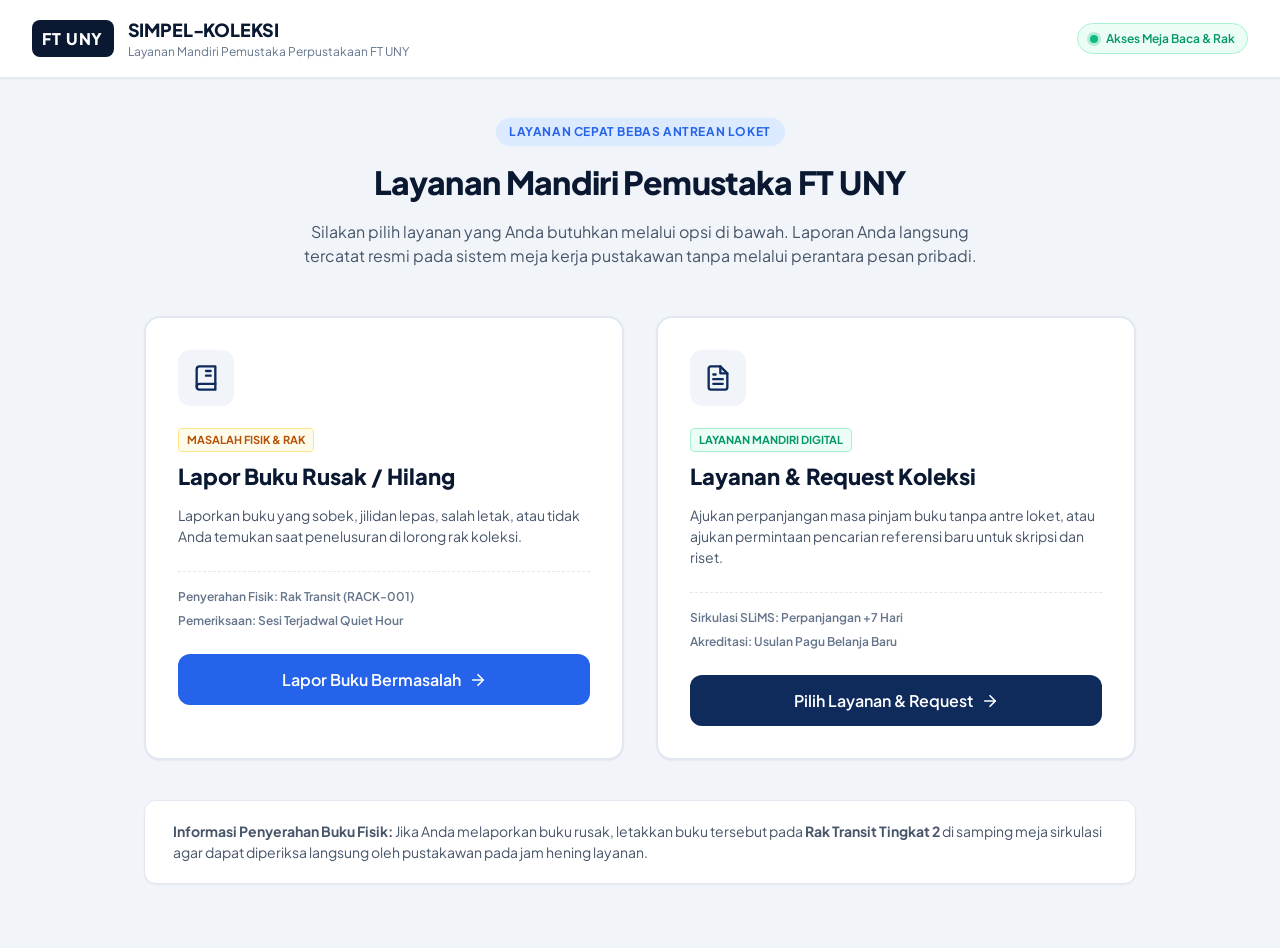
<file: 08_ARTEFAK/mockup-3/layanan.html>
<!DOCTYPE html>
<html lang="id">
<head>
  <meta charset="UTF-8">
  <meta name="viewport" content="width=device-width, initial-scale=1.0">
  <title>Layanan Mandiri Perpustakaan FT UNY | Akses Stiker QR</title>
  <meta name="description" content="Layanan mandiri pemustaka Perpustakaan FT UNY melalui scan QR: lapor buku rusak dan pengajuan perpanjangan/request koleksi.">
  <link rel="preconnect" href="https://fonts.googleapis.com">
  <link rel="preconnect" href="https://fonts.gstatic.com" crossorigin>
  <link href="https://fonts.googleapis.com/css2?family=JetBrains+Mono:wght@400;500;600;700&family=Plus+Jakarta+Sans:wght@400;500;600;700;800&display=swap" rel="stylesheet">
  <link rel="stylesheet" href="styles.css">
</head>
<body class="page-public-qr">

  <!-- NOTIFICATION TOAST CONTAINER -->
  <div id="toastContainer" class="toast-container" aria-live="polite"></div>

  <!-- ========================================================================= -->
  <!-- PORTAL PEMUSTAKA (HASIL SCAN STIKER QR - MURNI TANPA MENU LOGIN)          -->
  <!-- ========================================================================= -->
  <div class="public-app-wrapper">
    
    <!-- Topbar Publik Murni (Tanpa Tombol Login Pustakawan) -->
    <header class="public-topbar">
      <div class="brand">
        <div class="brand-badge">FT UNY</div>
        <div>
          <h1 class="brand-title">SIMPEL-KOLEKSI</h1>
          <p class="brand-subtitle">Layanan Mandiri Pemustaka Perpustakaan FT UNY</p>
        </div>
      </div>

      <div class="public-actions">
        <span class="qr-mode-indicator">
          <span class="live-dot"></span> Akses Meja Baca & Rak
        </span>
      </div>
    </header>

    <main class="public-container">

      <!-- ===================================================================== -->
      <!-- SUB-VIEW 1: LANDING HERO (2 PILIHAN TOMBOL UTAMA)                     -->
      <!-- ===================================================================== -->
      <div id="subViewLanding" class="public-subview is-active">
        <div class="hero-header">
          <div class="badge-pill">Layanan Cepat Bebas Antrean Loket</div>
          <h2>Layanan Mandiri Pemustaka FT UNY</h2>
          <p>Silakan pilih layanan yang Anda butuhkan melalui opsi di bawah. Laporan Anda langsung tercatat resmi pada sistem meja kerja pustakawan tanpa melalui perantara pesan pribadi.</p>
        </div>

        <div class="choice-cards-grid">
          
          <!-- KARTU 1: LAPOR BUKU BERMASALAH -->
          <article class="choice-card card-damage" id="cardSelectDamage">
            <div class="card-icon-wrap">
              <svg width="28" height="28" viewBox="0 0 24 24" fill="none" stroke="currentColor" stroke-width="2" stroke-linecap="round" stroke-linejoin="round" class="svg-card-icon">
                <path d="M4 19.5A2.5 2.5 0 0 1 6.5 17H20"></path>
                <path d="M6.5 2H20v20H6.5A2.5 2.5 0 0 1 4 19.5v-15A2.5 2.5 0 0 1 6.5 2z"></path>
                <line x1="12" y1="6" x2="16" y2="6"></line>
                <line x1="12" y1="10" x2="16" y2="10"></line>
              </svg>
            </div>
            <div class="card-body">
              <span class="card-tag tag-warning">Masalah Fisik & Rak</span>
              <h3>Lapor Buku Rusak / Hilang</h3>
              <p>Laporkan buku yang sobek, jilidan lepas, salah letak, atau tidak Anda temukan saat penelusuran di lorong rak koleksi.</p>
              <div class="card-meta">
                <span class="meta-item">Penyerahan Fisik: Rak Transit (RACK-001)</span>
                <span class="meta-item">Pemeriksaan: Sesi Terjadwal Quiet Hour</span>
              </div>
            </div>
            <div class="card-footer">
              <button type="button" class="btn btn-primary btn-block btn-lg" id="btnOpenDamageForm">
                <span>Lapor Buku Bermasalah</span>
                <svg width="18" height="18" viewBox="0 0 24 24" fill="none" stroke="currentColor" stroke-width="2.2" stroke-linecap="round" stroke-linejoin="round"><line x1="5" y1="12" x2="19" y2="12"></line><polyline points="12 5 19 12 12 19"></polyline></svg>
              </button>
            </div>
          </article>

          <!-- KARTU 2: LAYANAN & REQUEST KOLEKSI (PERPANJANGAN & USULAN REFERENSI) -->
          <article class="choice-card card-service" id="cardSelectService">
            <div class="card-icon-wrap">
              <svg width="28" height="28" viewBox="0 0 24 24" fill="none" stroke="currentColor" stroke-width="2" stroke-linecap="round" stroke-linejoin="round" class="svg-card-icon">
                <path d="M14 2H6a2 2 0 0 0-2 2v16a2 2 0 0 0 2 2h12a2 2 0 0 0 2-2V8z"></path>
                <polyline points="14 2 14 8 20 8"></polyline>
                <line x1="16" y1="13" x2="8" y2="13"></line>
                <line x1="16" y1="17" x2="8" y2="17"></line>
                <polyline points="10 9 9 9 8 9"></polyline>
              </svg>
            </div>
            <div class="card-body">
              <span class="card-tag tag-info">Layanan Mandiri Digital</span>
              <h3>Layanan & Request Koleksi</h3>
              <p>Ajukan perpanjangan masa pinjam buku tanpa antre loket, atau ajukan permintaan pencarian referensi baru untuk skripsi dan riset.</p>
              <div class="card-meta">
                <span class="meta-item">Sirkulasi SLiMS: Perpanjangan +7 Hari</span>
                <span class="meta-item">Akreditasi: Usulan Pagu Belanja Baru</span>
              </div>
            </div>
            <div class="card-footer">
              <button type="button" class="btn btn-secondary btn-block btn-lg" id="btnOpenServiceForm">
                <span>Pilih Layanan & Request</span>
                <svg width="18" height="18" viewBox="0 0 24 24" fill="none" stroke="currentColor" stroke-width="2.2" stroke-linecap="round" stroke-linejoin="round"><line x1="5" y1="12" x2="19" y2="12"></line><polyline points="12 5 19 12 12 19"></polyline></svg>
              </button>
            </div>
          </article>

        </div>

        <div class="public-help-box">
          <div class="help-content">
            <strong>Informasi Penyerahan Buku Fisik:</strong>
            <span>Jika Anda melaporkan buku rusak, letakkan buku tersebut pada <strong>Rak Transit Tingkat 2</strong> di samping meja sirkulasi agar dapat diperiksa langsung oleh pustakawan pada jam hening layanan.</span>
          </div>
        </div>
      </div>

      <!-- ===================================================================== -->
      <!-- SUB-VIEW 2: FORMULIR LAPOR BUKU RUSAK & HILANG                        -->
      <!-- ===================================================================== -->
      <div id="subViewDamageForm" class="public-subview">
        <div class="subview-nav">
          <button type="button" class="btn-back-nav" id="btnBackFromDamage">
            <svg width="18" height="18" viewBox="0 0 24 24" fill="none" stroke="currentColor" stroke-width="2.2" stroke-linecap="round" stroke-linejoin="round" class="nav-chevron">
              <polyline points="15 18 9 12 15 6"></polyline>
            </svg>
            <span>Kembali ke Pilihan Layanan</span>
          </button>
          <span class="subview-breadcrumb">Layanan Mandiri / Lapor Koleksi Bermasalah</span>
        </div>

        <div class="form-grid-layout">
          <!-- Kolom Kiri: Formulir Input -->
          <div class="form-card">
            <div class="form-card-header">
              <h3>Identitas Koleksi & Jenis Masalah</h3>
              <p>Masukkan nomor barcode buku yang Anda temukan bermasalah.</p>
            </div>

            <form id="formDamageReport" novalidate>
              <div class="form-row">
                <div class="form-group">
                  <label for="dmgReporterName">Nama Pelapor <span class="req">*</span></label>
                  <input type="text" id="dmgReporterName" class="form-control" placeholder="Contoh: Gantar Abimanyu" required>
                </div>
                <div class="form-group">
                  <label for="dmgReporterNim">NIM Pelapor <span class="req">*</span></label>
                  <input type="text" id="dmgReporterNim" class="form-control font-mono" placeholder="Contoh: 24050530042" required>
                </div>
              </div>

              <div class="form-group">
                <label for="dmgBarcode">Nomor Barcode / ID Eksemplar <span class="req">*</span></label>
                <div class="input-with-action">
                  <input type="text" id="dmgBarcode" class="form-control font-mono" placeholder="Contoh: B004125 atau FT-INF-2024-072" required>
                  <button type="button" class="btn btn-sm btn-outline" id="btnSimulateScanBarcode">
                    <svg width="14" height="14" viewBox="0 0 24 24" fill="none" stroke="currentColor" stroke-width="2" stroke-linecap="round" stroke-linejoin="round"><path d="M23 19a2 2 0 0 1-2 2H3a2 2 0 0 1-2-2V8a2 2 0 0 1 2-2h4l2-3h6l2 3h4a2 2 0 0 1 2 2z"></path><circle cx="12" cy="13" r="4"></circle></svg>
                    <span>Simulasi Scan</span>
                  </button>
                </div>
                <div class="quick-chips">
                  <span class="chip-label">Sampel Barcode:</span>
                  <button type="button" class="chip" data-fill="B004125|Algoritma Pemrograman|005.1 KUN a">B004125</button>
                  <button type="button" class="chip" data-fill="FT-INF-2024-072|Kecerdasan Buatan Terapan|006.3 RUS k">FT-INF-2024-072</button>
                  <button type="button" class="chip" data-fill="B001980|Rekayasa Perangkat Lunak|005.1 PRE r">B001980</button>
                </div>
              </div>

              <div class="form-group">
                <label for="dmgBookTitle">Judul Buku <span class="req">*</span></label>
                <input type="text" id="dmgBookTitle" class="form-control" placeholder="Judul buku sesuai sampul" required>
              </div>

              <div class="form-group">
                <label>Kategori Masalah Koleksi <span class="req">*</span></label>
                <div class="radio-cards-grid">
                  <label class="radio-card">
                    <input type="radio" name="dmgType" value="Halaman Sobek / Rusak" checked>
                    <div class="radio-card-content">
                      <div class="radio-tag-dot"></div>
                      <div class="radio-text">
                        <strong>Halaman Sobek / Rusak</strong>
                        <small>Tercoret, basah, atau lembar lepas</small>
                      </div>
                    </div>
                  </label>

                  <label class="radio-card">
                    <input type="radio" name="dmgType" value="Jilidan Rusak / Sampul Lepas">
                    <div class="radio-card-content">
                      <div class="radio-tag-dot"></div>
                      <div class="radio-text">
                        <strong>Jilidan Rusak / Sampul</strong>
                        <small>Punggung buku patah atau jilid lepas</small>
                      </div>
                    </div>
                  </label>

                  <label class="radio-card">
                    <input type="radio" name="dmgType" value="Salah Rak / Nyasar">
                    <div class="radio-card-content">
                      <div class="radio-tag-dot"></div>
                      <div class="radio-text">
                        <strong>Salah Rak / Nyasar</strong>
                        <small>Buku terselip di klasifikasi lain</small>
                      </div>
                    </div>
                  </label>

                  <label class="radio-card">
                    <input type="radio" name="dmgType" value="Koleksi Tidak Ditemukan">
                    <div class="radio-card-content">
                      <div class="radio-tag-dot"></div>
                      <div class="radio-text">
                        <strong>Tidak Ditemukan di Rak</strong>
                        <small>Tercatat di katalog namun fisik raib</small>
                      </div>
                    </div>
                  </label>
                </div>
              </div>

              <div class="form-group">
                <label for="dmgNotes">Catatan Tambahan Kerusakan (Opsional)</label>
                <textarea id="dmgNotes" class="form-control" rows="2" placeholder="Contoh: Halaman 45-50 robek bagian tengah"></textarea>
              </div>

              <button type="submit" class="btn btn-primary btn-block btn-lg" id="btnSubmitDamage">
                <span>Kirim Laporan & Dapatkan Arahan Rak</span>
              </button>
            </form>
          </div>

          <!-- Kolom Kanan: Panduan Rak Transit Fisik (RACK-001) -->
          <div class="transit-guide-card">
            <div class="guide-header">
              <span class="guide-badge">SOP-001 / RACK-001</span>
              <h4>Panduan Penyerahan Fisik Buku</h4>
              <p>Setelah mengirim laporan, letakkan buku pada <strong>Rak Transit Fisik (RACK-001)</strong> di dekat meja sirkulasi agar tidak tercecer.</p>
            </div>

            <!-- Diagram Visual Rak Transit -->
            <div class="rack-diagram">
              <div class="rack-tier tier-2">
                <div class="tier-badge">TINGKAT 2: BUFFER ZONE PEMERIKSAAN</div>
                <div class="tier-shelf">
                  <div class="shelf-book damaged">
                    <svg width="14" height="14" viewBox="0 0 24 24" fill="none" stroke="currentColor" stroke-width="2.2" stroke-linecap="round" stroke-linejoin="round" aria-hidden="true"><path d="M4 19.5A2.5 2.5 0 0 1 6.5 17H20"></path><path d="M6.5 2H20v20H6.5A2.5 2.5 0 0 1 4 19.5v-15A2.5 2.5 0 0 1 6.5 2z"></path></svg>
                    <span>Buku Rusak / Laporan QR</span>
                  </div>
                  <div class="shelf-arrow">
                    <svg width="13" height="13" viewBox="0 0 24 24" fill="none" stroke="currentColor" stroke-width="2.5" stroke-linecap="round" stroke-linejoin="round" aria-hidden="true"><line x1="19" y1="12" x2="5" y2="12"></line><polyline points="12 19 5 12 12 5"></polyline></svg>
                    <span>Letakkan di Sini</span>
                  </div>
                </div>
                <small class="tier-note">Khusus buku rusak, sobek, atau bermasalah yang menunggu verifikasi pustakawan.</small>
              </div>

              <div class="rack-tier tier-1">
                <div class="tier-badge">TINGKAT 1: PENGEMBALIAN NORMAL</div>
                <div class="tier-shelf">
                  <div class="shelf-book normal">
                    <svg width="14" height="14" viewBox="0 0 24 24" fill="none" stroke="currentColor" stroke-width="2.2" stroke-linecap="round" stroke-linejoin="round" aria-hidden="true"><path d="M4 19.5A2.5 2.5 0 0 1 6.5 17H20"></path><path d="M6.5 2H20v20H6.5A2.5 2.5 0 0 1 4 19.5v-15A2.5 2.5 0 0 1 6.5 2z"></path></svg>
                    <span>Buku Selesai Dibaca Normal</span>
                  </div>
                </div>
                <small class="tier-note">Untuk buku utuh yang selesai dibaca di tempat sebelum shelving rutin.</small>
              </div>
            </div>

            <div class="guide-steps-list">
              <div class="g-step">
                <span class="step-num">1</span>
                <span>Kirim laporan melalui formulir ini untuk menerbitkan nomor tiket resmi.</span>
              </div>
              <div class="g-step">
                <span class="step-num">2</span>
                <span>Bawa buku ke <strong>Rak Transit</strong> samping meja loket sirkulasi.</span>
              </div>
              <div class="g-step">
                <span class="step-num">3</span>
                <span>Letakkan di <strong>Tingkat 2</strong>. Pustakawan memverifikasi fisik saat Quiet Hour.</span>
              </div>
            </div>
          </div>
        </div>
      </div>

      <!-- ===================================================================== -->
      <!-- SUB-VIEW 3: FORM LAYANAN MANDIRI (PERPANJANGAN & REQUEST REFERENSI)   -->
      <!-- ===================================================================== -->
      <div id="subViewServiceForm" class="public-subview">
        <div class="subview-nav">
          <button type="button" class="btn-back-nav" id="btnBackFromService">
            <svg width="18" height="18" viewBox="0 0 24 24" fill="none" stroke="currentColor" stroke-width="2.2" stroke-linecap="round" stroke-linejoin="round" class="nav-chevron">
              <polyline points="15 18 9 12 15 6"></polyline>
            </svg>
            <span>Kembali ke Pilihan Layanan</span>
          </button>
          <span class="subview-breadcrumb">Layanan Mandiri / Perpanjangan & Permintaan Referensi</span>
        </div>

        <!-- Tab Switcher Antara Perpanjangan vs Usulan Referensi -->
        <div class="service-tabs">
          <button type="button" class="service-tab-btn is-active" id="tabBtnExtend" data-target="panelExtend">
            <span>Perpanjangan Masa Pinjam Buku</span>
          </button>
          <button type="button" class="service-tab-btn" id="tabBtnRequest" data-target="panelRequest">
            <span>Request Referensi & Usulan Buku Baru</span>
          </button>
        </div>

        <!-- PANEL A: PERPANJANGAN MASA PINJAM -->
        <div id="panelExtend" class="service-panel is-active">
          <div class="panel-intro-box info-blue">
            <strong>Ketentuan Perpanjangan Mandiri SLiMS:</strong>
            <span>Perpanjangan berlaku untuk buku yang belum melewati tempo keterlambatan dan tidak sedang dipesan oleh pemustaka lain. Buku <strong>tidak perlu dibawa atau ditaruh di rak transit</strong>.</span>
          </div>

          <div class="form-card max-w-700">
            <form id="formExtendLoan" novalidate>
              <div class="form-row">
                <div class="form-group">
                  <label for="extMemberName">Nama Peminjam <span class="req">*</span></label>
                  <input type="text" id="extMemberName" class="form-control" placeholder="Nama mahasiswa atau dosen" required>
                </div>
                <div class="form-group">
                  <label for="extMemberId">NIM / NIP (ID Anggota) <span class="req">*</span></label>
                  <input type="text" id="extMemberId" class="form-control font-mono" placeholder="NIM mahasiswa atau NIP dosen" required>
                </div>
              </div>

              <div class="form-group">
                <label for="extBarcode">Nomor Barcode Buku yang Dipinjam <span class="req">*</span></label>
                <input type="text" id="extBarcode" class="form-control font-mono" placeholder="Contoh: B003891 (Lihat stiker barcode di belakang buku)" required>
                <div class="quick-chips">
                  <span class="chip-label">Sampel Barcode:</span>
                  <button type="button" class="chip chip-ext" data-fill="B003891|Jaringan Komputer dan Komunikasi Data">B003891</button>
                  <button type="button" class="chip chip-ext" data-fill="FT-ELE-2023-014|Sistem Kendali Tenaga Listrik">FT-ELE-2023-014</button>
                </div>
              </div>

              <div class="form-group">
                <label for="extBookTitle">Judul Buku <span class="req">*</span></label>
                <input type="text" id="extBookTitle" class="form-control" placeholder="Judul buku yang sedang dipinjam" required>
              </div>

              <div class="form-row">
                <div class="form-group">
                  <label for="extDuration">Tambahan Masa Pinjam</label>
                  <input type="text" id="extDuration" class="form-control" value="+7 Hari Kerja (Sesuai Konfigurasi SLiMS)" readonly>
                </div>
                <div class="form-group">
                  <label for="extWhatsapp">Nomor WhatsApp Aktif <span class="req">*</span></label>
                  <input type="tel" id="extWhatsapp" class="form-control font-mono" placeholder="Contoh: 081234567890" required>
                  <small class="field-hint">Untuk pengiriman konfirmasi status perpanjangan dari petugas.</small>
                </div>
              </div>

              <button type="submit" class="btn btn-secondary btn-block btn-lg" id="btnSubmitExtend">
                <span>Ajukan Perpanjangan Pinjam SLiMS</span>
              </button>
            </form>
          </div>
        </div>

        <!-- PANEL B: REQUEST REFERENSI & USULAN BUKU -->
        <div id="panelRequest" class="service-panel">
          <div class="panel-intro-box info-emerald">
            <strong>Dukungan Akreditasi & Koleksi Pemustaka:</strong>
            <span>Ajukan judul buku atau referensi yang tidak Anda temukan di katalog untuk kebutuhan tugas akhir, riset, atau perkuliahan. Data ini menjadi dasar usulan pengadaan buku baru ke Dekanat (LAM-INFOKOM Kriteria 5).</span>
          </div>

          <div class="form-card max-w-700">
            <form id="formRequestRef" novalidate>
              <div class="form-row">
                <div class="form-group">
                  <label for="reqRequesterName">Nama Lengkap <span class="req">*</span></label>
                  <input type="text" id="reqRequesterName" class="form-control" placeholder="Nama mahasiswa atau dosen" required>
                </div>
                <div class="form-group">
                  <label for="reqMemberId">NIM / NIP <span class="req">*</span></label>
                  <input type="text" id="reqMemberId" class="form-control font-mono" placeholder="NIM atau NIP" required>
                </div>
              </div>

              <div class="form-row">
                <div class="form-group">
                  <label for="reqRole">Status Pemohon <span class="req">*</span></label>
                  <select id="reqRole" class="form-control" required>
                    <option value="Mahasiswa S1">Mahasiswa S1</option>
                    <option value="Mahasiswa D4/Vokasi">Mahasiswa D4/Vokasi</option>
                    <option value="Dosen Fakultas Teknik">Dosen Fakultas Teknik</option>
                    <option value="Tenaga Kependidikan">Tenaga Kependidikan</option>
                  </select>
                </div>
                <div class="form-group">
                  <label for="reqProdi">Program Studi <span class="req">*</span></label>
                  <select id="reqProdi" class="form-control" required>
                    <option value="Pendidikan Teknik Informatika">Pendidikan Teknik Informatika (PTI)</option>
                    <option value="Teknologi Informasi">Teknologi Informasi (TI)</option>
                    <option value="Pendidikan Teknik Elektro">Pendidikan Teknik Elektro (PTE)</option>
                    <option value="Pendidikan Teknik Elektronika">Pendidikan Teknik Elektronika</option>
                    <option value="Pendidikan Teknik Mesin">Pendidikan Teknik Mesin (PTM)</option>
                    <option value="Pendidikan Teknik Sipil & Perencanaan">Teknik Sipil & Perencanaan</option>
                  </select>
                </div>
              </div>

              <div class="form-group">
                <label for="reqBookTopic">Judul Buku / Topik Referensi yang Dibutuhkan <span class="req">*</span></label>
                <input type="text" id="reqBookTopic" class="form-control" placeholder="Contoh: Pemrograman Deep Learning dengan PyTorch (Penulis: Zhang, 2024)" required>
              </div>

              <div class="form-row">
                <div class="form-group">
                  <label for="reqPurpose">Keperluan Utama Referensi <span class="req">*</span></label>
                  <select id="reqPurpose" class="form-control" required>
                    <option value="Tugas Akhir / Skripsi">Tugas Akhir / Skripsi</option>
                    <option value="Praktikum & Modul Kuliah">Praktikum & Modul Kuliah</option>
                    <option value="Riset / Penelitian Dosen">Riset / Penelitian Dosen</option>
                    <option value="Pengayaan Bahan Bacaan">Pengayaan Bahan Bacaan</option>
                  </select>
                </div>
                <div class="form-group">
                  <label for="reqWhatsapp">Nomor WhatsApp Aktif <span class="req">*</span></label>
                  <input type="tel" id="reqWhatsapp" class="form-control font-mono" placeholder="Contoh: 081987654321" required>
                </div>
              </div>

              <button type="submit" class="btn btn-emerald btn-block btn-lg" id="btnSubmitRequest">
                <span>Kirim Permintaan Referensi</span>
              </button>
            </form>
          </div>
        </div>
      </div>

      <!-- ===================================================================== -->
      <!-- SUB-VIEW 4: TIKET SUKSES / DIGITAL DROP PASS                          -->
      <!-- ===================================================================== -->
      <div id="subViewTicketSuccess" class="public-subview">
        <div class="success-card">
          <div class="success-icon-wrap">
            <svg width="48" height="48" viewBox="0 0 24 24" fill="none" stroke="currentColor" stroke-width="2.5" stroke-linecap="round" stroke-linejoin="round" class="svg-check-icon">
              <path d="M22 11.08V12a10 10 0 1 1-5.93-9.14"></path>
              <polyline points="22 4 12 14.01 9 11.01"></polyline>
            </svg>
          </div>
          <span class="success-badge" id="successBadgeType">LAPORAN DITERIMA RESMI</span>
          <h2 id="successTitle">Tiket Berhasil Diterbitkan</h2>
          <p id="successDesc">Laporan Anda telah tercatat pada pangkalan data antrean pustakawan dan siap diproses.</p>

          <div class="digital-ticket-card">
            <div class="ticket-header">
              <span class="ticket-brand">PERPUSTAKAAN FT UNY</span>
              <span class="ticket-code font-mono" id="ticketCodeDisplay">TKT-202610-099</span>
            </div>
            <div class="ticket-body">
              <div class="t-row">
                <span class="t-label">Identitas Koleksi:</span>
                <strong class="t-val" id="ticketBookDisplay">-</strong>
              </div>
              <div class="t-row">
                <span class="t-label">Barcode / Call Number:</span>
                <span class="t-val font-mono" id="ticketBarcodeDisplay">-</span>
              </div>
              <div class="t-row">
                <span class="t-label">Kategori Layanan:</span>
                <span class="t-val" id="ticketTypeDisplay">-</span>
              </div>
              <div class="t-row">
                <span class="t-label">Pelapor / Pemohon:</span>
                <span class="t-val" id="ticketUserDisplay">-</span>
              </div>
              <div class="t-row">
                <span class="t-label">Status Penanganan:</span>
                <span class="t-val tag-status" id="ticketStatusDisplay">Menunggu Verifikasi</span>
              </div>
            </div>
            <div class="ticket-footer" id="ticketTransitAlert">
              <div class="transit-alert-box">
                <strong>Tindak Lanjut Fisik:</strong>
                <span id="ticketInstructionText">Segera bawa buku fisik ke <strong>Rak Transit Tingkat 2</strong> di samping loket sirkulasi perpustakaan.</span>
              </div>
            </div>
          </div>

          <div class="success-actions">
            <button type="button" class="btn btn-primary" id="btnReturnHome">
              <span>Kembali ke Menu Utama</span>
            </button>
            <button type="button" class="btn btn-outline" id="btnPrintTicket">
              <svg width="16" height="16" viewBox="0 0 24 24" fill="none" stroke="currentColor" stroke-width="2" stroke-linecap="round" stroke-linejoin="round"><polyline points="6 9 6 2 18 2 18 9"></polyline><path d="M6 18H4a2 2 0 0 1-2-2v-5a2 2 0 0 1 2-2h16a2 2 0 0 1 2 2v5a2 2 0 0 1-2 2h-2"></path><rect x="6" y="14" width="12" height="8"></rect></svg>
              <span>Cetak Slip Tiket</span>
            </button>
          </div>
        </div>
      </div>

    </main>
  </div>

  <script src="app.js"></script>
</body>
</html>
</file>
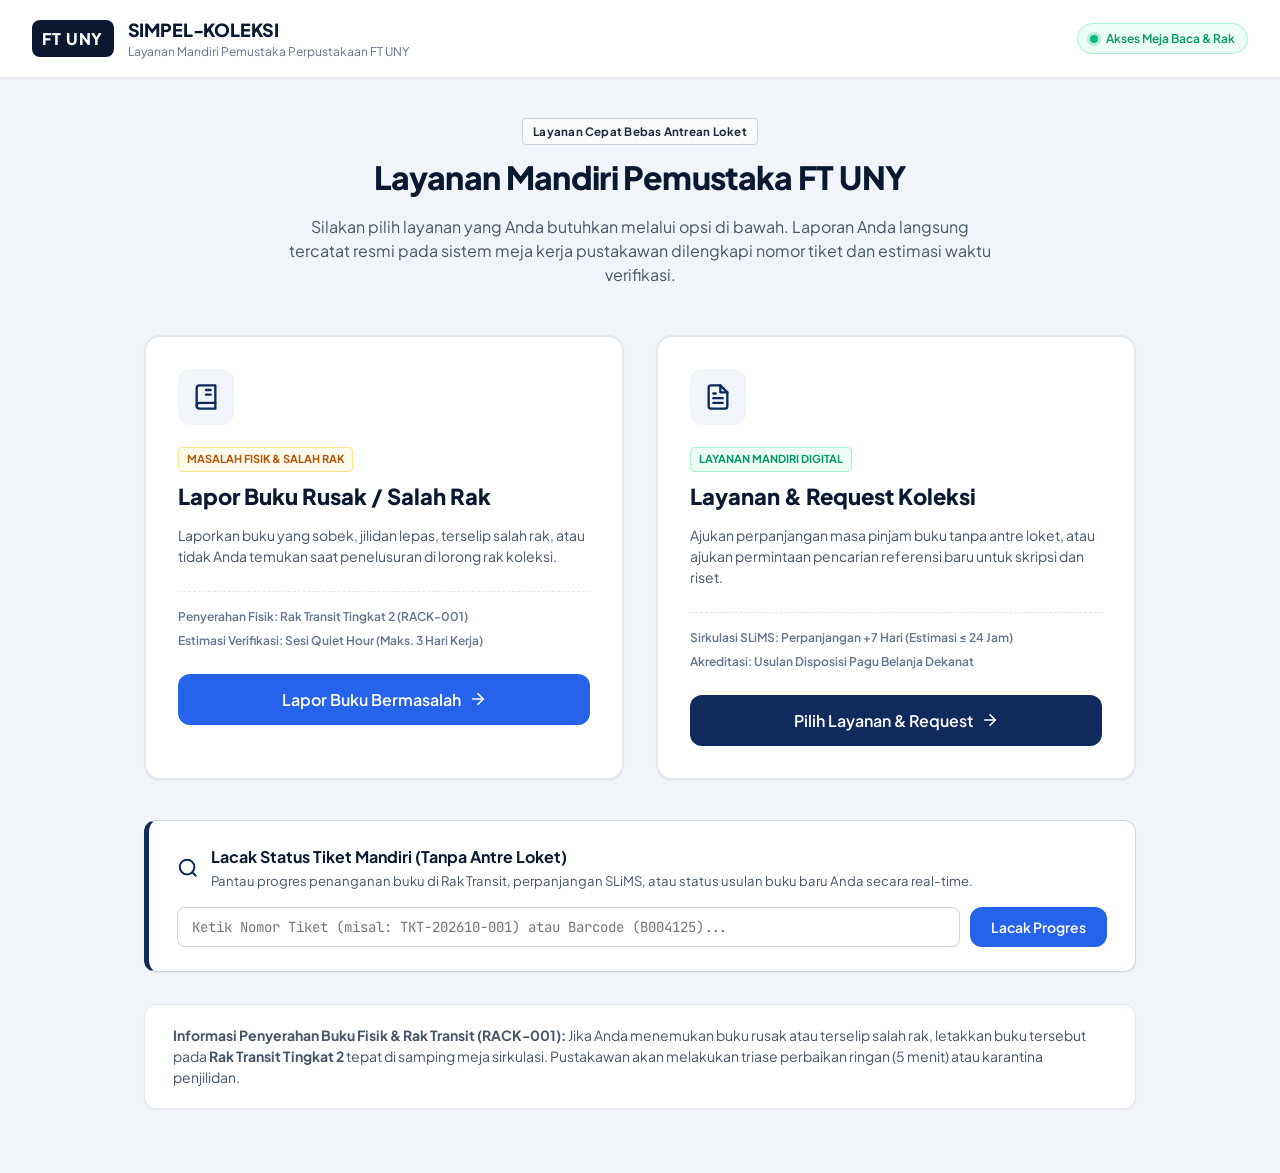
<file: 08_ARTEFAK/mockup-4/layanan.html>
<!DOCTYPE html>
<html lang="id">
<head>
  <meta charset="UTF-8">
  <meta name="viewport" content="width=device-width, initial-scale=1.0">
  <title>Layanan Mandiri Perpustakaan FT UNY | Akses Stiker QR</title>
  <meta name="description" content="Layanan mandiri pemustaka Perpustakaan FT UNY melalui scan stiker QR untuk pelaporan buku bermasalah, perpanjangan pinjam, dan usulan referensi.">
  <link rel="preconnect" href="https://fonts.googleapis.com">
  <link rel="preconnect" href="https://fonts.gstatic.com" crossorigin>
  <link href="https://fonts.googleapis.com/css2?family=JetBrains+Mono:wght@400;500;600;700&family=Plus+Jakarta+Sans:wght@400;500;600;700;800&display=swap" rel="stylesheet">
  <link rel="stylesheet" href="styles.css">
</head>
<body class="page-public-qr">

  <!-- NOTIFICATION TOAST CONTAINER -->
  <div id="toastContainer" class="toast-container" aria-live="polite"></div>

  <!-- ========================================================================= -->
  <!-- PORTAL PEMUSTAKA (HASIL SCAN STIKER QR - MURNI TANPA MENU LOGIN)          -->
  <!-- ========================================================================= -->
  <div class="public-app-wrapper">
    
    <!-- Topbar Publik Murni -->
    <header class="public-topbar">
      <div class="brand">
        <div class="brand-badge">FT UNY</div>
        <div>
          <h1 class="brand-title">SIMPEL-KOLEKSI</h1>
          <p class="brand-subtitle">Layanan Mandiri Pemustaka Perpustakaan FT UNY</p>
        </div>
      </div>

      <div class="public-actions">
        <span class="qr-mode-indicator" id="btnSimPublicQH" style="cursor:pointer;" title="Klik untuk simulasi tampilan pengumuman Sesi Quiet Hour">
          <span class="live-dot"></span> Akses Meja Baca & Rak
        </span>
      </div>
    </header>

    <main class="public-container">

      <!-- ===================================================================== -->
      <!-- REVISI KUISIONER PUSTAKAWAN #4: BANNER PENGUMUMAN QUIET HOUR LIVE     -->
      <!-- ===================================================================== -->
      <div id="publicQuietHourAlert" class="public-qh-alert is-hidden" role="alert">
        <div class="qh-alert-icon">
          <svg width="24" height="24" viewBox="0 0 24 24" fill="none" stroke="currentColor" stroke-width="2.2" stroke-linecap="round" stroke-linejoin="round"><circle cx="12" cy="12" r="10"></circle><polyline points="12 6 12 12 16 14"></polyline></svg>
        </div>
        <div>
          <h4>PENGUMUMAN LOKET SIRKULASI: Sesi Quiet Hour Sedang Berlangsung (60 Menit)</h4>
          <p>Pustakawan sedang melaksanakan <strong>verifikasi fisik buku Rak Transit & pemutakhiran pangkalan data SLiMS (SOP-001)</strong>. Layanan tatap muka di meja loket dihentikan sementara. Silakan tetap mengirim laporan/perpanjangan melalui formulir di bawah ini dan letakkan fisik buku di <strong>Rak Transit (RACK-001)</strong>.</p>
        </div>
      </div>

      <!-- ===================================================================== -->
      <!-- SUB-VIEW 1: LANDING HERO (2 PILIHAN TOMBOL UTAMA)                     -->
      <!-- ===================================================================== -->
      <div id="subViewLanding" class="public-subview is-active">
        <div class="hero-header">
          <div class="badge-pill">Layanan Cepat Bebas Antrean Loket</div>
          <h2>Layanan Mandiri Pemustaka FT UNY</h2>
          <p>Silakan pilih layanan yang Anda butuhkan melalui opsi di bawah. Laporan Anda langsung tercatat resmi pada sistem meja kerja pustakawan dilengkapi nomor tiket dan estimasi waktu verifikasi.</p>
        </div>

        <div class="choice-cards-grid">
          
          <!-- KARTU 1: LAPOR BUKU BERMASALAH -->
          <article class="choice-card card-damage" id="cardSelectDamage">
            <div class="card-icon-wrap">
              <svg width="28" height="28" viewBox="0 0 24 24" fill="none" stroke="currentColor" stroke-width="2" stroke-linecap="round" stroke-linejoin="round" class="svg-card-icon">
                <path d="M4 19.5A2.5 2.5 0 0 1 6.5 17H20"></path>
                <path d="M6.5 2H20v20H6.5A2.5 2.5 0 0 1 4 19.5v-15A2.5 2.5 0 0 1 6.5 2z"></path>
                <line x1="12" y1="6" x2="16" y2="6"></line>
                <line x1="12" y1="10" x2="16" y2="10"></line>
              </svg>
            </div>
            <div class="card-body">
              <span class="card-tag tag-warning">Masalah Fisik & Salah Rak</span>
              <h3>Lapor Buku Rusak / Salah Rak</h3>
              <p>Laporkan buku yang sobek, jilidan lepas, terselip salah rak, atau tidak Anda temukan saat penelusuran di lorong rak koleksi.</p>
              <div class="card-meta">
                <span class="meta-item">Penyerahan Fisik: Rak Transit Tingkat 2 (RACK-001)</span>
                <span class="meta-item">Estimasi Verifikasi: Sesi Quiet Hour (Maks. 3 Hari Kerja)</span>
              </div>
            </div>
            <div class="card-footer">
              <button type="button" class="btn btn-primary btn-block btn-lg" id="btnOpenDamageForm">
                <span>Lapor Buku Bermasalah</span>
                <svg width="18" height="18" viewBox="0 0 24 24" fill="none" stroke="currentColor" stroke-width="2.2" stroke-linecap="round" stroke-linejoin="round"><line x1="5" y1="12" x2="19" y2="12"></line><polyline points="12 5 19 12 12 19"></polyline></svg>
              </button>
            </div>
          </article>

          <!-- KARTU 2: LAYANAN & REQUEST KOLEKSI -->
          <article class="choice-card card-service" id="cardSelectService">
            <div class="card-icon-wrap">
              <svg width="28" height="28" viewBox="0 0 24 24" fill="none" stroke="currentColor" stroke-width="2" stroke-linecap="round" stroke-linejoin="round" class="svg-card-icon">
                <path d="M14 2H6a2 2 0 0 0-2 2v16a2 2 0 0 0 2 2h12a2 2 0 0 0 2-2V8z"></path>
                <polyline points="14 2 14 8 20 8"></polyline>
                <line x1="16" y1="13" x2="8" y2="13"></line>
                <line x1="16" y1="17" x2="8" y2="17"></line>
                <polyline points="10 9 9 9 8 9"></polyline>
              </svg>
            </div>
            <div class="card-body">
              <span class="card-tag tag-info">Layanan Mandiri Digital</span>
              <h3>Layanan & Request Koleksi</h3>
              <p>Ajukan perpanjangan masa pinjam buku tanpa antre loket, atau ajukan permintaan pencarian referensi baru untuk skripsi dan riset.</p>
              <div class="card-meta">
                <span class="meta-item">Sirkulasi SLiMS: Perpanjangan +7 Hari (Estimasi &le; 24 Jam)</span>
                <span class="meta-item">Akreditasi: Usulan Disposisi Pagu Belanja Dekanat</span>
              </div>
            </div>
            <div class="card-footer">
              <button type="button" class="btn btn-secondary btn-block btn-lg" id="btnOpenServiceForm">
                <span>Pilih Layanan & Request</span>
                <svg width="18" height="18" viewBox="0 0 24 24" fill="none" stroke="currentColor" stroke-width="2.2" stroke-linecap="round" stroke-linejoin="round"><line x1="5" y1="12" x2="19" y2="12"></line><polyline points="12 5 19 12 12 19"></polyline></svg>
              </button>
            </div>
          </article>

        </div>

        <!-- FITUR MANDIRI MAHASISWA: LACAK STATUS TIKET MANDIRI -->
        <div class="ticket-tracker-card">
          <div class="tracker-header">
            <svg width="22" height="22" viewBox="0 0 24 24" fill="none" stroke="currentColor" stroke-width="2.2"><circle cx="11" cy="11" r="8"></circle><line x1="21" y1="21" x2="16.65" y2="16.65"></line></svg>
            <div>
              <h4>Lacak Status Tiket Mandiri (Tanpa Antre Loket)</h4>
              <p>Pantau progres penanganan buku di Rak Transit, perpanjangan SLiMS, atau status usulan buku baru Anda secara real-time.</p>
            </div>
          </div>
          <div class="tracker-search-box">
            <input type="text" id="inputTrackQuery" class="form-control font-mono" placeholder="Ketik Nomor Tiket (misal: TKT-202610-001) atau Barcode (B004125)...">
            <button type="button" class="btn btn-primary" id="btnTrackTicket">
              <span>Lacak Progres</span>
            </button>
          </div>
          <div id="trackerResultBox" class="tracker-result-box" style="display:none;"></div>
        </div>

        <div class="public-help-box">
          <div class="help-content">
            <strong>Informasi Penyerahan Buku Fisik & Rak Transit (RACK-001):</strong>
            <span>Jika Anda menemukan buku rusak atau terselip salah rak, letakkan buku tersebut pada <strong>Rak Transit Tingkat 2</strong> tepat di samping meja sirkulasi. Pustakawan akan melakukan triase perbaikan ringan (5 menit) atau karantina penjilidan.</span>
          </div>
        </div>
      </div>

      <!-- ===================================================================== -->
      <!-- SUB-VIEW 2: FORMULIR LAPOR BUKU RUSAK & SALAH RAK                     -->
      <!-- ===================================================================== -->
      <div id="subViewDamageForm" class="public-subview">
        <div class="subview-nav">
          <button type="button" class="btn-back-nav" id="btnBackFromDamage">
            <svg width="18" height="18" viewBox="0 0 24 24" fill="none" stroke="currentColor" stroke-width="2.2" stroke-linecap="round" stroke-linejoin="round" class="nav-chevron">
              <polyline points="15 18 9 12 15 6"></polyline>
            </svg>
            <span>Kembali ke Pilihan Layanan</span>
          </button>
          <span class="subview-breadcrumb">Layanan Mandiri / Lapor Koleksi Bermasalah</span>
        </div>

        <div class="form-grid-layout">
          <div class="form-card">
            <div class="form-card-header">
              <h3>Identitas Koleksi & Jenis Masalah</h3>
              <p>Lengkapi formulir di bawah ini sesuai label pada sampul atau halaman belakang buku.</p>
            </div>

            <form id="formDamageReport" novalidate>
              <div class="form-row">
                <div class="form-group">
                  <label for="dmgReporterName">Nama Pelapor <span class="req">*</span></label>
                  <input type="text" id="dmgReporterName" class="form-control" placeholder="Contoh: Gantar Abimanyu" required>
                  <div class="inline-error-msg" id="errDmgName">⚠️ Kolom Nama Pelapor wajib diisi!</div>
                </div>
                <div class="form-group">
                  <label for="dmgReporterNim">NIM Pelapor <span class="req">*</span></label>
                  <input type="text" id="dmgReporterNim" class="form-control font-mono" placeholder="Contoh: 24050530042" required>
                  <div class="inline-error-msg" id="errDmgNim">⚠️ Kolom NIM Pelapor wajib diisi!</div>
                </div>
              </div>

              <div class="form-group">
                <label for="dmgBarcode">Nomor Barcode / ID Eksemplar <span class="req">*</span></label>
                <div class="input-with-action">
                  <input type="text" id="dmgBarcode" class="form-control font-mono" placeholder="Contoh: B004125 atau FT-INF-2024-072" required>
                  <button type="button" class="btn btn-sm btn-outline" id="btnSimulateScanBarcode">
                    <svg width="14" height="14" viewBox="0 0 24 24" fill="none" stroke="currentColor" stroke-width="2" stroke-linecap="round" stroke-linejoin="round"><path d="M23 19a2 2 0 0 1-2 2H3a2 2 0 0 1-2-2V8a2 2 0 0 1 2-2h4l2-3h6l2 3h4a2 2 0 0 1 2 2z"></path><circle cx="12" cy="13" r="4"></circle></svg>
                    <span>Simulasi Scan</span>
                  </button>
                </div>
                <div class="inline-error-msg" id="errDmgBarcode">⚠️ Nomor Barcode buku belum diisi! Silakan ketik atau klik sampel di bawah.</div>
                <div class="quick-chips">
                  <span class="chip-label">Sampel Barcode:</span>
                  <button type="button" class="chip" data-fill="B004125|Algoritma Pemrograman|005.1 KUN a">B004125</button>
                  <button type="button" class="chip" data-fill="FT-INF-2024-072|Kecerdasan Buatan Terapan|006.3 RUS k">FT-INF-2024-072</button>
                  <button type="button" class="chip" data-fill="B001980|Rekayasa Perangkat Lunak|005.1 PRE r">B001980</button>
                </div>
              </div>

              <div class="form-group">
                <label for="dmgBookTitle">Judul Buku <span class="req">*</span></label>
                <input type="text" id="dmgBookTitle" class="form-control" placeholder="Judul buku sesuai sampul" required>
                <div class="inline-error-msg" id="errDmgTitle">⚠️ Kolom Judul Buku wajib diisi!</div>
              </div>

              <div class="form-group">
                <label>Kategori Masalah Koleksi <span class="req">*</span></label>
                <div class="radio-cards-grid">
                  <label class="radio-card">
                    <input type="radio" name="dmgType" value="Halaman Sobek / Rusak" checked>
                    <div class="radio-card-content">
                      <div class="radio-tag-dot"></div>
                      <div class="radio-text">
                        <strong>Halaman Sobek / Rusak</strong>
                        <small>Tercoret, basah, atau lembar lepas</small>
                      </div>
                    </div>
                  </label>

                  <label class="radio-card">
                    <input type="radio" name="dmgType" value="Jilidan Rusak / Sampul Lepas">
                    <div class="radio-card-content">
                      <div class="radio-tag-dot"></div>
                      <div class="radio-text">
                        <strong>Jilidan Rusak / Sampul</strong>
                        <small>Punggung buku patah atau jilid lepas</small>
                      </div>
                    </div>
                  </label>

                  <label class="radio-card">
                    <input type="radio" name="dmgType" value="Salah Rak / Nyasar">
                    <div class="radio-card-content">
                      <div class="radio-tag-dot"></div>
                      <div class="radio-text">
                        <strong>Salah Rak / Terselip</strong>
                        <small>Ditemukan di meja/rak prodi lain (Serahkan ke Rak Transit Tk. 2)</small>
                      </div>
                    </div>
                  </label>

                  <label class="radio-card">
                    <input type="radio" name="dmgType" value="Koleksi Tidak Ditemukan">
                    <div class="radio-card-content">
                      <div class="radio-tag-dot"></div>
                      <div class="radio-text">
                        <strong>Tidak Ditemukan di Rak</strong>
                        <small>Tercatat di katalog OPAC namun fisik raib</small>
                      </div>
                    </div>
                  </label>
                </div>
              </div>

              <div class="form-group">
                <label for="dmgNotes">Catatan Tambahan Kerusakan / Lokasi Temuan (Opsional)</label>
                <textarea id="dmgNotes" class="form-control" rows="2" placeholder="Contoh: Halaman 45-50 robek bagian tengah / Ditemukan terselip di rak Teknik Mesin"></textarea>
              </div>

              <button type="submit" class="btn btn-primary btn-block btn-lg" id="btnSubmitDamage">
                <span>Kirim Laporan & Terbitkan Tiket Konfirmasi</span>
              </button>
            </form>
          </div>

          <!-- Kolom Kanan: Panduan Rak Transit Fisik (RACK-001) -->
          <div class="transit-guide-card">
            <div class="guide-header">
              <span class="guide-badge">SOP-001 / RACK-001</span>
              <h4>Panduan Penyerahan Fisik Buku</h4>
              <p>Setelah mengirim laporan, letakkan buku pada <strong>Rak Transit Fisik (RACK-001)</strong> tepat di samping meja sirkulasi agar tidak tercecer atau diambil pemustaka lain.</p>
            </div>

            <div class="rack-diagram">
              <div class="rack-tier tier-2">
                <div class="tier-badge">TINGKAT 2: BUFFER ZONE PEMERIKSAAN</div>
                <div class="tier-shelf">
                  <div class="shelf-book damaged">
                    <svg width="14" height="14" viewBox="0 0 24 24" fill="none" stroke="currentColor" stroke-width="2.2" stroke-linecap="round" stroke-linejoin="round"><path d="M4 19.5A2.5 2.5 0 0 1 6.5 17H20"></path><path d="M6.5 2H20v20H6.5A2.5 2.5 0 0 1 4 19.5v-15A2.5 2.5 0 0 1 6.5 2z"></path></svg>
                    <span>Buku Rusak / Salah Rak (QR)</span>
                  </div>
                  <div class="shelf-arrow">
                    <svg width="13" height="13" viewBox="0 0 24 24" fill="none" stroke="currentColor" stroke-width="2.5" stroke-linecap="round" stroke-linejoin="round"><line x1="19" y1="12" x2="5" y2="12"></line><polyline points="12 19 5 12 12 5"></polyline></svg>
                    <span>Letakkan di Sini</span>
                  </div>
                </div>
                <small class="tier-note">Khusus buku rusak, sobek, atau salah rak yang telah dilaporkan via QR untuk triase pustakawan.</small>
              </div>

              <div class="rack-tier tier-1">
                <div class="tier-badge">TINGKAT 1: PENGEMBALIAN NORMAL</div>
                <div class="tier-shelf">
                  <div class="shelf-book normal">
                    <svg width="14" height="14" viewBox="0 0 24 24" fill="none" stroke="currentColor" stroke-width="2.2" stroke-linecap="round" stroke-linejoin="round"><path d="M4 19.5A2.5 2.5 0 0 1 6.5 17H20"></path><path d="M6.5 2H20v20H6.5A2.5 2.5 0 0 1 4 19.5v-15A2.5 2.5 0 0 1 6.5 2z"></path></svg>
                    <span>Buku Selesai Dibaca Normal</span>
                  </div>
                </div>
                <small class="tier-note">Untuk buku utuh yang selesai dibaca di ruang baca sebelum shelving rutin.</small>
              </div>
            </div>

            <div class="guide-steps-list">
              <div class="g-step">
                <span class="step-num">1</span>
                <span>Kirim laporan melalui formulir ini untuk menerbitkan nomor tiket & estimasi waktu proses.</span>
              </div>
              <div class="g-step">
                <span class="step-num">2</span>
                <span>Bawa buku ke <strong>Rak Transit (RACK-001)</strong> di samping meja loket sirkulasi.</span>
              </div>
              <div class="g-step">
                <span class="step-num">3</span>
                <span>Letakkan di <strong>Tingkat 2</strong>. Pustakawan melakukan triase perbaikan ringan (5m) atau binding saat Quiet Hour.</span>
              </div>
            </div>
          </div>
        </div>
      </div>

      <!-- ===================================================================== -->
      <!-- SUB-VIEW 3: FORM LAYANAN MANDIRI (PERPANJANGAN & REQUEST REFERENSI)   -->
      <!-- ===================================================================== -->
      <div id="subViewServiceForm" class="public-subview">
        <div class="subview-nav">
          <button type="button" class="btn-back-nav" id="btnBackFromService">
            <svg width="18" height="18" viewBox="0 0 24 24" fill="none" stroke="currentColor" stroke-width="2.2" stroke-linecap="round" stroke-linejoin="round" class="nav-chevron">
              <polyline points="15 18 9 12 15 6"></polyline>
            </svg>
            <span>Kembali ke Pilihan Layanan</span>
          </button>
          <span class="subview-breadcrumb">Layanan Mandiri / Perpanjangan & Permintaan Referensi</span>
        </div>

        <div class="service-tabs">
          <button type="button" class="service-tab-btn is-active" id="tabBtnExtend" data-target="panelExtend">
            <span>Perpanjangan Masa Pinjam Buku</span>
          </button>
          <button type="button" class="service-tab-btn" id="tabBtnRequest" data-target="panelRequest">
            <span>Request Referensi & Usulan Buku Baru</span>
          </button>
        </div>

        <!-- PANEL A: PERPANJANGAN MASA PINJAM -->
        <div id="panelExtend" class="service-panel is-active">
          <div class="panel-intro-box info-blue">
            <strong>Ketentuan & Estimasi Verifikasi Perpanjangan Mandiri SLiMS:</strong>
            <span>Perpanjangan berlaku +7 hari kerja. Buku <strong>tidak perlu dibawa ke loket</strong>. Permohonan Anda diproses oleh pustakawan dalam <strong>estimasi maksimal 1x24 jam kerja</strong> dan bukti persetujuan dikirim ke WhatsApp Anda.</span>
          </div>

          <div class="form-card max-w-700">
            <form id="formExtendLoan" novalidate>
              <div class="form-row">
                <div class="form-group">
                  <label for="extMemberName">Nama Peminjam <span class="req">*</span></label>
                  <input type="text" id="extMemberName" class="form-control" placeholder="Nama mahasiswa atau dosen" required>
                </div>
                <div class="form-group">
                  <label for="extMemberId">NIM / NIP (ID Anggota) <span class="req">*</span></label>
                  <input type="text" id="extMemberId" class="form-control font-mono" placeholder="NIM mahasiswa atau NIP dosen" required>
                </div>
              </div>

              <div class="form-group">
                <label for="extBarcode">Nomor Barcode Buku yang Dipinjam <span class="req">*</span></label>
                <input type="text" id="extBarcode" class="form-control font-mono" placeholder="Contoh: B003891 (Lihat stiker barcode di belakang buku)" required>
                <div class="quick-chips">
                  <span class="chip-label">Sampel Barcode:</span>
                  <button type="button" class="chip chip-ext" data-fill="B003891|Jaringan Komputer dan Komunikasi Data">B003891</button>
                  <button type="button" class="chip chip-ext" data-fill="FT-ELE-2023-014|Sistem Kendali Tenaga Listrik">FT-ELE-2023-014</button>
                </div>
              </div>

              <div class="form-group">
                <label for="extBookTitle">Judul Buku <span class="req">*</span></label>
                <input type="text" id="extBookTitle" class="form-control" placeholder="Judul buku yang sedang dipinjam" required>
              </div>

              <div class="form-row">
                <div class="form-group">
                  <label for="extDuration">Tambahan Masa Pinjam</label>
                  <input type="text" id="extDuration" class="form-control" value="+7 Hari Kerja (Sesuai Konfigurasi SLiMS)" readonly>
                </div>
                <div class="form-group">
                  <label for="extWhatsapp">Nomor WhatsApp Aktif (Untuk Notifikasi Persetujuan) <span class="req">*</span></label>
                  <input type="tel" id="extWhatsapp" class="form-control font-mono" placeholder="Contoh: 081234567890" required>
                  <small class="field-hint">Notifikasi konfirmasi otomatis dikirim saat pustakawan mengeksekusi SLiMS.</small>
                </div>
              </div>

              <button type="submit" class="btn btn-secondary btn-block btn-lg" id="btnSubmitExtend">
                <span>Ajukan Perpanjangan Pinjam SLiMS</span>
              </button>
            </form>
          </div>
        </div>

        <!-- PANEL B: REQUEST REFERENSI & USULAN BUKU -->
        <div id="panelRequest" class="service-panel">
          <div class="panel-intro-box info-emerald">
            <strong>Dukungan Akreditasi & Lembar Disposisi Dekanat:</strong>
            <span>Ajukan judul buku referensi yang belum tersedia di katalog. Data ini direkap otomatis ke dalam <strong>Lembar Disposisi Resmi Ber-Kop FT UNY</strong> untuk pengajuan anggaran ke Wakil Dekan I (LAM-INFOKOM Kriteria 5).</span>
          </div>

          <div class="form-card max-w-700">
            <form id="formRequestRef" novalidate>
              <div class="form-row">
                <div class="form-group">
                  <label for="reqRequesterName">Nama Lengkap <span class="req">*</span></label>
                  <input type="text" id="reqRequesterName" class="form-control" placeholder="Nama mahasiswa atau dosen" required>
                </div>
                <div class="form-group">
                  <label for="reqMemberId">NIM / NIP <span class="req">*</span></label>
                  <input type="text" id="reqMemberId" class="form-control font-mono" placeholder="NIM atau NIP" required>
                </div>
              </div>

              <div class="form-row">
                <div class="form-group">
                  <label for="reqRole">Status Pemohon <span class="req">*</span></label>
                  <select id="reqRole" class="form-control" required>
                    <option value="Mahasiswa S1">Mahasiswa S1</option>
                    <option value="Mahasiswa D4/Vokasi">Mahasiswa D4/Vokasi</option>
                    <option value="Dosen Fakultas Teknik">Dosen Fakultas Teknik</option>
                    <option value="Tenaga Kependidikan">Tenaga Kependidikan</option>
                  </select>
                </div>
                <div class="form-group">
                  <label for="reqProdi">Program Studi <span class="req">*</span></label>
                  <select id="reqProdi" class="form-control" required>
                    <option value="Pendidikan Teknik Informatika">Pendidikan Teknik Informatika (PTI)</option>
                    <option value="Teknologi Informasi">Teknologi Informasi (TI)</option>
                    <option value="Pendidikan Teknik Elektro">Pendidikan Teknik Elektro (PTE)</option>
                    <option value="Pendidikan Teknik Elektronika">Pendidikan Teknik Elektronika</option>
                    <option value="Pendidikan Teknik Mesin">Pendidikan Teknik Mesin (PTM)</option>
                    <option value="Pendidikan Teknik Sipil & Perencanaan">Teknik Sipil & Perencanaan</option>
                  </select>
                </div>
              </div>

              <div class="form-group">
                <label for="reqBookTopic">Judul Buku / Topik Referensi yang Dibutuhkan <span class="req">*</span></label>
                <input type="text" id="reqBookTopic" class="form-control" placeholder="Contoh: Pemrograman Deep Learning dengan PyTorch (Penulis: Zhang, 2024)" required>
              </div>

              <div class="form-row">
                <div class="form-group">
                  <label for="reqPurpose">Keperluan Utama Referensi <span class="req">*</span></label>
                  <select id="reqPurpose" class="form-control" required>
                    <option value="Tugas Akhir / Skripsi">Tugas Akhir / Skripsi</option>
                    <option value="Praktikum & Modul Kuliah">Praktikum & Modul Kuliah</option>
                    <option value="Riset / Penelitian Dosen">Riset / Penelitian Dosen</option>
                    <option value="Pengayaan Bahan Bacaan">Pengayaan Bahan Bacaan</option>
                  </select>
                </div>
                <div class="form-group">
                  <label for="reqWhatsapp">Nomor WhatsApp Aktif <span class="req">*</span></label>
                  <input type="tel" id="reqWhatsapp" class="form-control font-mono" placeholder="Contoh: 081987654321" required>
                </div>
              </div>

              <button type="submit" class="btn btn-emerald btn-block btn-lg" id="btnSubmitRequest">
                <span>Kirim Permintaan Referensi</span>
              </button>
            </form>
          </div>
        </div>
      </div>

      <!-- ===================================================================== -->
      <!-- SUB-VIEW 4: TIKET SUKSES + ESTIMASI WAKTU VERIFIKASI (REVISI M10)     -->
      <!-- ===================================================================== -->
      <div id="subViewTicketSuccess" class="public-subview">
        <div class="success-card">
          <div class="success-icon-wrap">
            <svg width="48" height="48" viewBox="0 0 24 24" fill="none" stroke="currentColor" stroke-width="2.5" stroke-linecap="round" stroke-linejoin="round" class="svg-check-icon">
              <path d="M22 11.08V12a10 10 0 1 1-5.93-9.14"></path>
              <polyline points="22 4 12 14.01 9 11.01"></polyline>
            </svg>
          </div>
          <span class="success-badge" id="successBadgeType">LAPORAN DITERIMA RESMI</span>
          <h2 id="successTitle">Tiket Berhasil Diterbitkan</h2>
          <p id="successDesc">Laporan Anda telah tercatat resmi pada pangkalan data antrean pustakawan dan siap diproses.</p>

          <div class="digital-ticket-card">
            <div class="ticket-header">
              <span class="ticket-brand">PERPUSTAKAAN FT UNY</span>
              <span class="ticket-code font-mono" id="ticketCodeDisplay">TKT-202610-099</span>
            </div>
            <div class="ticket-body">
              <div class="t-row">
                <span class="t-label">Identitas Koleksi:</span>
                <strong class="t-val" id="ticketBookDisplay">-</strong>
              </div>
              <div class="t-row">
                <span class="t-label">Barcode / Call Number:</span>
                <span class="t-val font-mono" id="ticketBarcodeDisplay">-</span>
              </div>
              <div class="t-row">
                <span class="t-label">Kategori Layanan:</span>
                <span class="t-val" id="ticketTypeDisplay">-</span>
              </div>
              <div class="t-row">
                <span class="t-label">Pelapor / Pemohon:</span>
                <span class="t-val" id="ticketUserDisplay">-</span>
              </div>
              <div class="t-row">
                <span class="t-label">Status Penanganan:</span>
                <span class="t-val tag-status" id="ticketStatusDisplay">Menunggu Verifikasi</span>
              </div>
            </div>
            <div class="ticket-footer" id="ticketTransitAlert">
              <div class="transit-alert-box">
                <strong>Tindak Lanjut Fisik:</strong>
                <span id="ticketInstructionText">Segera bawa buku fisik ke <strong>Rak Transit Tingkat 2</strong> di samping loket sirkulasi perpustakaan.</span>
              </div>

              <!-- REVISI KUISIONER MAHASISWA (WILDAN, DAFFA, AHMAD ZAKY): KEPASTIAN ESTIMASI WAKTU SLA -->
              <div class="sla-estimate-box-v4">
                <strong>⏱️ Estimasi Waktu Verifikasi & Konfirmasi Otomatis (SLA):</strong>
                <span id="ticketSlaEstimateText">Laporan ini dijadwalkan diverifikasi pada sesi Quiet Hour pustakawan (maksimal 3 hari kerja). Bukti pembaruan status tercatat di log audit perpustakaan.</span>
              </div>
            </div>
          </div>

          <div class="success-actions">
            <button type="button" class="btn btn-primary" id="btnReturnHome">
              <span>Kembali ke Menu Utama</span>
            </button>
            <button type="button" class="btn btn-outline" id="btnPrintTicket">
              <svg width="16" height="16" viewBox="0 0 24 24" fill="none" stroke="currentColor" stroke-width="2" stroke-linecap="round" stroke-linejoin="round"><polyline points="6 9 6 2 18 2 18 9"></polyline><path d="M6 18H4a2 2 0 0 1-2-2v-5a2 2 0 0 1 2-2h16a2 2 0 0 1 2 2v5a2 2 0 0 1-2 2h-2"></path><rect x="6" y="14" width="12" height="8"></rect></svg>
              <span>Cetak Slip Tiket</span>
            </button>
          </div>
        </div>
      </div>

    </main>
  </div>

  <script src="app.js"></script>
</body>
</html>
</file>
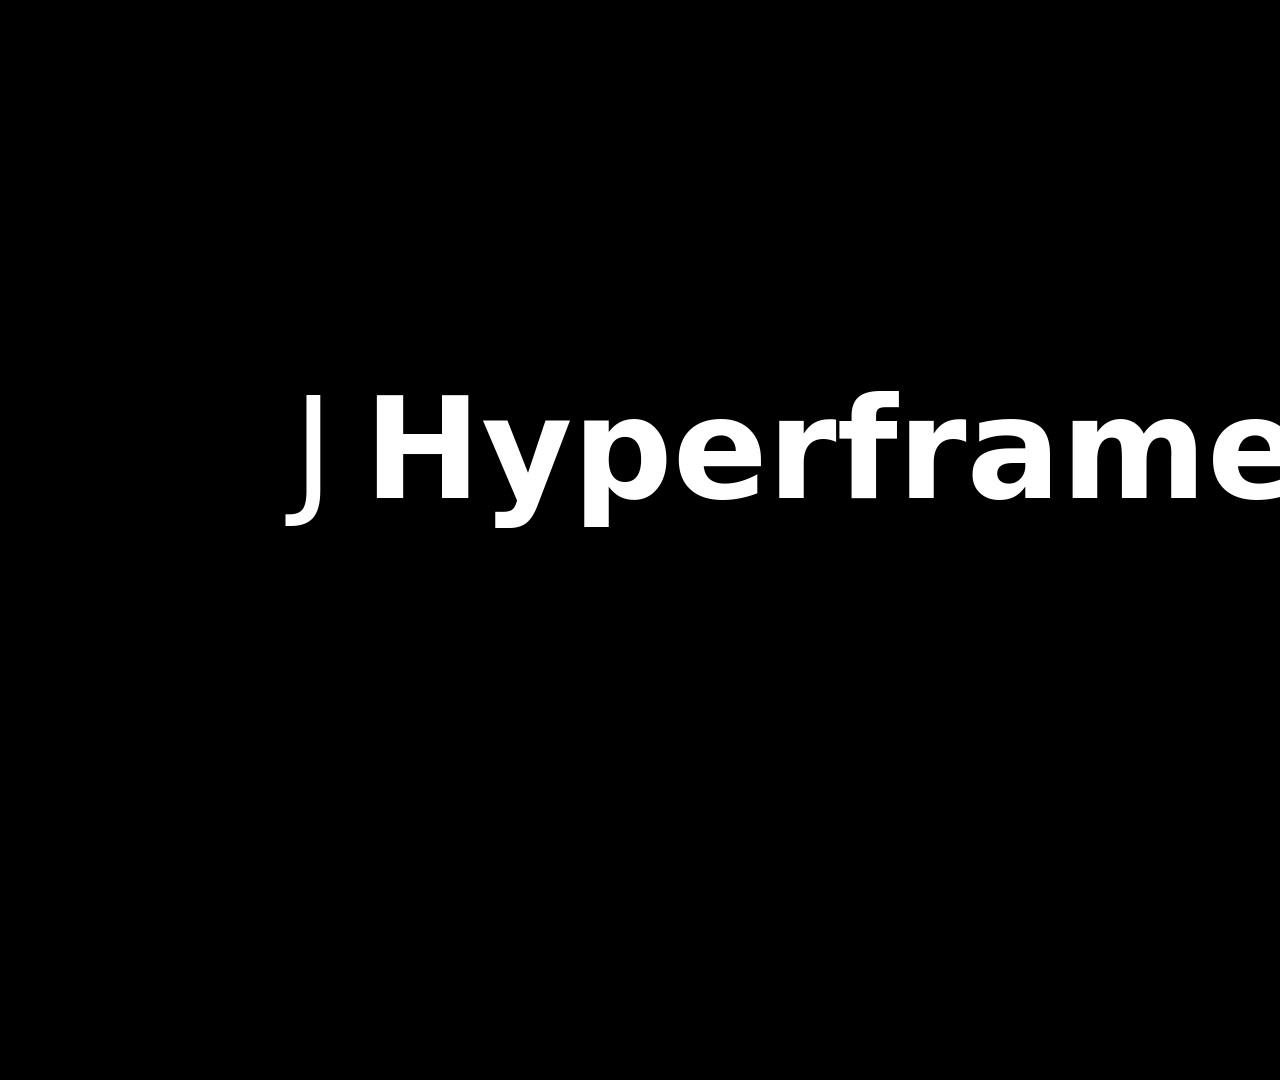
<file: .agents/skills/hyperframes-animation/examples/brand-reveal-assemble-zoom.html>
<!doctype html>
<html lang="en">
  <head>
    <meta charset="UTF-8" />
    <meta name="viewport" content="width=1920, height=1080" />
    <title>Scene 3 — Assembly Focus Reveal (hyperframes)</title>

    <!--
      HyperFrames composition.tsx.

      Choreography (5 phases, 5 seconds total):
        0.00 – 0.67s   "Just use" assembles in a discrete sequence (with hold)
        0.73 – 1.23s   Pink logo pops in with back.out elastic
        1.50 – 2.20s   "Just use" slides left + fades; container recenters around brand
        2.67 – 3.57s   Camera zooms 5.5× into the logo (scale + counter-translate)
        3.67 – 5.00s   Logo breathes (sine onUpdate, multiplicative on pop scale)

      Key differences :
        - Single paused GSAP timeline registered to window.__timelines["main"]
        - brandTextWidth measured via getBoundingClientRect after document.fonts.ready
        - HERO_FINAL_OFFSET_X derived from real measurement, not estimate
        - Breathing uses the onUpdate (multiplicative) form so it multiplies
          onto the pop scale, not a fromTo + yoyo which would overwrite the pop value
        - Three nested transform layers: zoom-scale → zoom-translate → recenter-shift
        - Logo is loaded from a static PNG asset
    -->

    <script src="https://cdn.jsdelivr.net/npm/gsap@3.14.2/dist/gsap.min.js"></script>

    <style>
      :root {
        --bg: #000000;
        --text-white: #ffffff;
        --pink: #e91e63;
      }
      * {
        margin: 0;
        padding: 0;
        box-sizing: border-box;
      }
      html,
      body {
        margin: 0;
        width: 1920px;
        height: 1080px;
        overflow: hidden;
        background: var(--bg);
        font-family: "Google Sans", "Roboto", Inter, system-ui, sans-serif;
        color: var(--text-white);
      }

      .stage {
        position: absolute;
        inset: 0;
        display: flex;
        align-items: center;
        justify-content: center;
        overflow: hidden;
      }

      /* Three nested transform layers (outer → inner) */
      .zoom-scale {
        transform-origin: center center;
        will-change: transform;
        display: flex;
        align-items: center;
        justify-content: center;
      }
      .zoom-translate {
        will-change: transform;
        display: flex;
        align-items: center;
        justify-content: center;
      }
      .recenter-shift {
        display: flex;
        align-items: center;
      }

      /* Companion text — fixed width to prevent assembly jitter */
      .companion {
        width: 600px;
        display: flex;
        justify-content: flex-end;
        margin-right: 30px;
        white-space: nowrap;
        color: var(--text-white);
        font-size: 140px;
        font-weight: 400;
        line-height: 1;
      }

      /* Brand group: text + hero icon */
      .brand-group {
        display: flex;
        align-items: center;
        gap: 20px;
      }
      .brand-text {
        color: var(--text-white);
        font-size: 140px;
        font-weight: 700;
        white-space: nowrap;
        line-height: 1;
      }
      .hero {
        display: flex;
        align-items: center;
        justify-content: center;
        width: 140px;
        height: 140px;
        /* initial scale(0) set by GSAP fromTo */
      }
      .hero .logo-mark {
        width: 100%;
        height: 100%;
        display: block;
      }

      /* Hidden probe used for text measurement */
      .measure-probe {
        position: absolute;
        left: -99999px;
        top: -99999px;
        visibility: hidden;
        white-space: pre;
      }
    </style>
  </head>
  <body>
    <div
      id="root"
      data-composition-id="main"
      data-start="0"
      data-duration="5"
      data-width="1920"
      data-height="1080"
    >
      <div
        class="stage clip"
        data-start="0"
        data-duration="5"
        data-track-index="1"
        id="brand-stage"
      >
        <div class="zoom-scale" data-layout-allow-overflow>
          <div class="zoom-translate">
            <div class="recenter-shift">
              <div class="companion">
                <span class="companion-text">J</span>
              </div>

              <div class="brand-group" data-layout-allow-overflow>
                <span class="brand-text">Hyperframes</span>
                <div class="hero">
                  <!-- Inline-SVG placeholder mark — swap for your logo image -->
                  <svg
                    class="logo-mark"
                    viewBox="0 0 100 100"
                    role="img"
                    aria-label="hyperframes logo"
                  >
                    <defs>
                      <linearGradient id="hfMark" x1="0" y1="0" x2="1" y2="1">
                        <stop offset="0" stop-color="#8b7bff" />
                        <stop offset="1" stop-color="#3ddc97" />
                      </linearGradient>
                    </defs>
                    <rect x="4" y="4" width="92" height="92" rx="22" fill="url(#hfMark)" />
                    <text
                      x="50"
                      y="63"
                      text-anchor="middle"
                      font-family="Inter, system-ui, sans-serif"
                      font-size="40"
                      font-weight="800"
                      fill="#fff"
                    >
                      HF
                    </text>
                  </svg>
                </div>
              </div>
            </div>
          </div>
        </div>
      </div>
    </div>

    <script>
      /* ================================================================
         CONSTANTS — composition dimensions baked in.
         ================================================================ */
      const W = 1920,
        H = 1080;
      const TOTAL_DURATION = 5.0;

      const COMPANION_WIDTH = 600;
      const COMPANION_GAP = 30; // margin-right on .companion
      const BRAND_FONT_SIZE = 140;
      const HERO_GAP = 20;
      const HERO_SIZE = 140;

      const TIMING = {
        // Phase 1: companion assembly
        textStart: 0.0,
        textEnd: 0.67,

        // Phase 2: hero pop
        popStart: 0.73,
        popDur: 0.5,

        // Phase 3: slide-out + recenter
        slideStart: 1.5,
        slideDur: 0.7,

        // Phase 4: zoom
        zoomStart: 2.67,
        zoomDur: 0.9,

        // Phase 5: breathing
        breathStart: 3.67,
      };

      const FINAL_RECENTER_OFFSET = -180; // pre-calculated, tuned for visual feel

      /* ================================================================
         DISCRETE TEXT SEQUENCE for the companion assembly.
         Converted from the source frame-based sequence to seconds at 30fps.
         ================================================================ */
      const SEQUENCE = [
        { t: 0.0, text: "J" },
        { t: 0.07, text: "Jus" },
        { t: 0.13, text: "Just" },
        { t: 0.27, text: "Just" }, // hold for pacing
        { t: 0.4, text: "Just u" },
        { t: 0.53, text: "Just us" },
        { t: 0.67, text: "Just use" },
      ];

      /* ================================================================
         TIMELINE — built synchronously so HyperFrames can seek it.
         ================================================================ */
      window.__timelines = window.__timelines || {};
      const tl = gsap.timeline({ paused: true });
      window.__timelines["main"] = tl;

      {
        /* Measure the brand text width with a hidden DOM probe. */
        const probe = document.createElement("span");
        probe.className = "measure-probe";
        probe.style.font = `700 ${BRAND_FONT_SIZE}px "Google Sans", "Roboto", Inter, system-ui, sans-serif`;
        probe.style.whiteSpace = "pre";
        probe.style.lineHeight = "1";
        probe.textContent = "Hyperframes"; // MUST match the rendered .brand-text casing
        document.body.appendChild(probe);
        const brandTextWidth = probe.getBoundingClientRect().width;
        probe.remove();

        /* Derive the hero's post-Phase-3 offset from viewport center.
           baseHeroOffset = (C + G + B + L) / 2     <- heroSize cancels out
           HERO_FINAL_OFFSET_X = baseHeroOffset + FINAL_RECENTER_OFFSET */
        const baseHeroOffset = (COMPANION_WIDTH + COMPANION_GAP + brandTextWidth + HERO_GAP) / 2;
        const HERO_FINAL_OFFSET_X = baseHeroOffset + FINAL_RECENTER_OFFSET;

        /* ============================================================
           PHASE 1: Discrete companion assembly
           ============================================================ */
        const textEl = document.querySelector(".companion-text");

        for (const entry of SEQUENCE) {
          tl.set(textEl, { textContent: entry.text }, entry.t);
        }

        /* ============================================================
           PHASE 2: Hero pops in (elastic)
           ============================================================ */
        tl.fromTo(
          ".hero",
          { scale: 0 },
          {
            scale: 1,
            duration: TIMING.popDur,
            ease: "back.out(2)", // spring(stiffness:200, damping:12)
          },
          TIMING.popStart,
        );

        /* ============================================================
           PHASE 3: Companion exit + container recenter
           Two concurrent tweens at the same timeline position.
           ============================================================ */
        tl.to(
          ".companion",
          {
            opacity: 0,
            x: -80,
            duration: TIMING.slideDur,
            ease: "power3.out", // spring(stiffness:100, damping:20)
          },
          TIMING.slideStart,
        );

        tl.to(
          ".recenter-shift",
          {
            x: FINAL_RECENTER_OFFSET,
            duration: TIMING.slideDur,
            ease: "power3.out",
          },
          TIMING.slideStart,
        );

        /* ============================================================
           PHASE 4: Zoom — scale (outer) + counter-translate (middle) + brand text exits.
           ============================================================ */
        tl.to(
          ".zoom-scale",
          {
            scale: 5.5,
            duration: TIMING.zoomDur,
            ease: "power2.out", // spring(stiffness:80, damping:20, mass:1.5)
          },
          TIMING.zoomStart,
        );

        tl.to(
          ".zoom-translate",
          {
            x: -HERO_FINAL_OFFSET_X,
            y: 0,
            duration: TIMING.zoomDur,
            ease: "power2.out",
          },
          TIMING.zoomStart,
        );

        // Brand text fades out + slides left so the logo gets all the zoom space.
        tl.to(
          ".brand-text",
          {
            opacity: 0,
            x: -600,
            duration: TIMING.zoomDur * 0.4,
            ease: "power2.out",
          },
          TIMING.zoomStart,
        );

        /* ============================================================
           PHASE 5: Breathing — onUpdate so it MULTIPLIES on the hero's
           final pop scale, doesn't overwrite it.
           ============================================================ */
        const heroEl = document.querySelector(".hero");
        const HERO_FINAL_SCALE = 1.0;
        const SCALE_PERIOD = 1.5; // seconds per cycle
        const SCALE_AMP = 0.04;
        const ROTATE_AMP = 2;

        const breathDur = TOTAL_DURATION - TIMING.breathStart;

        tl.to(
          { tick: 0 },
          {
            tick: 1,
            duration: breathDur,
            ease: "none",
            onUpdate: function () {
              const idleTime = Math.max(0, tl.time() - TIMING.breathStart);
              const omega = (idleTime / SCALE_PERIOD) * Math.PI * 2;
              gsap.set(heroEl, {
                scale: HERO_FINAL_SCALE * (1 + Math.sin(omega) * SCALE_AMP),
                rotation: Math.sin(omega) * ROTATE_AMP,
              });
            },
          },
          TIMING.breathStart,
        );
      }
    </script>
  </body>
</html>
</file>
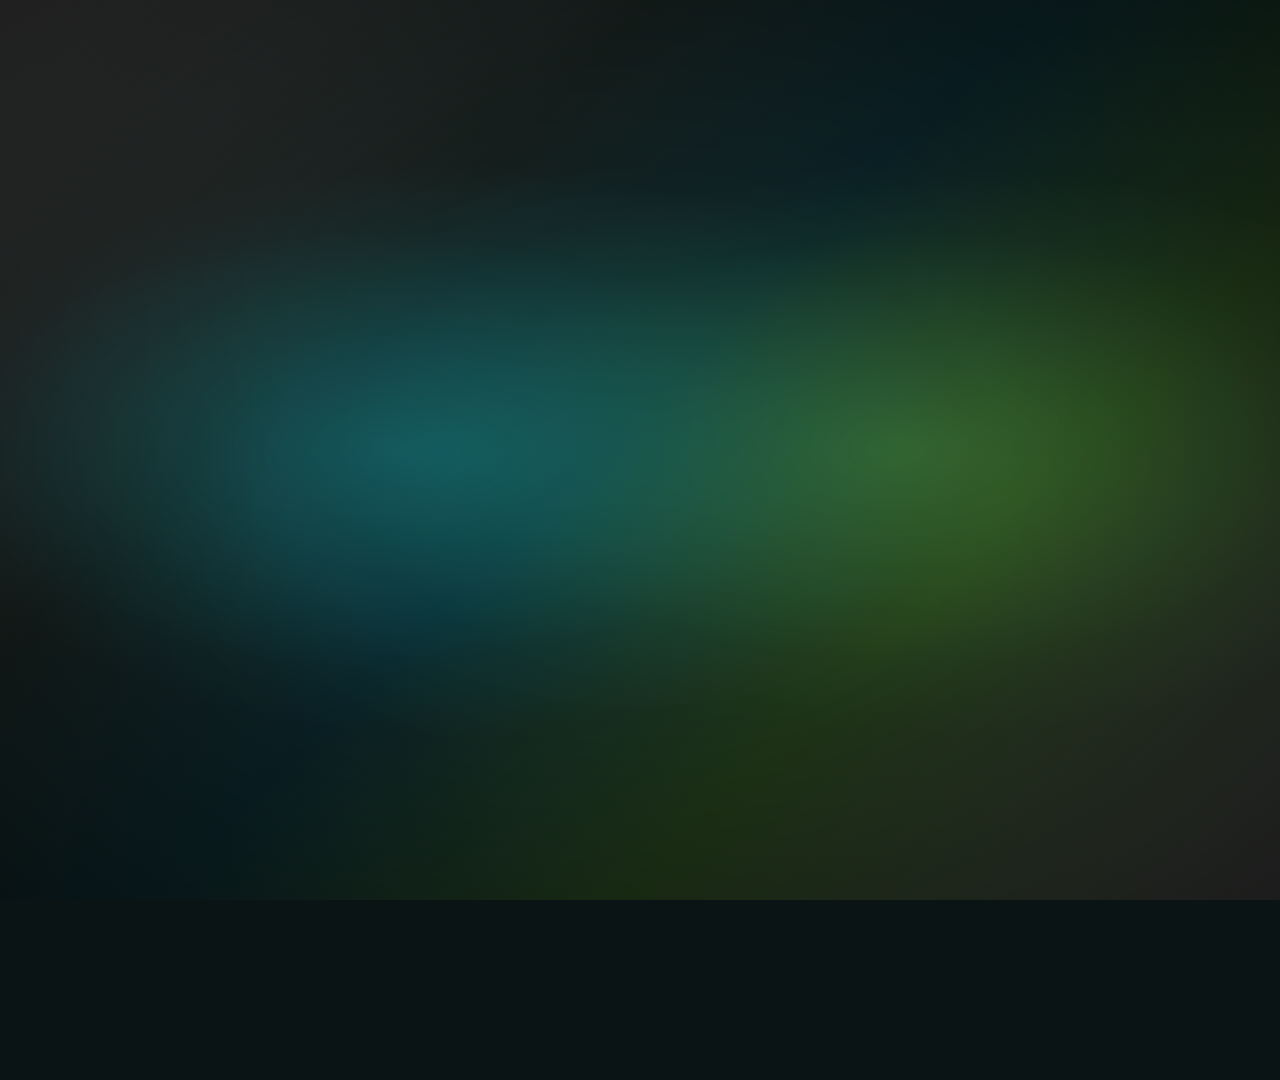
<file: .agents/skills/hyperframes-animation/examples/comparison-split-cards.html>
<!doctype html>
<html lang="en">
  <head>
    <meta charset="UTF-8" />
    <meta name="viewport" content="width=1920, height=1080" />
    <title>Scene 09 — Split Comparison Reveal</title>

    <!--
      HyperFrames composition.tsx.

      Choreography (3 phases, 5 seconds total):
        0.17 – 0.83s   Title slides down from top: "Build Video With HyperFrames"
        0.50 – 1.83s   Left card "HTML Composition" enters from left (+16° rotateY)
        0.83 – 1.83s   Right card "Render Pipeline" enters from right (-16° rotateY)
        1.67 – 2.17s   Left pill badge "Seekable Timeline" pops in with back.out(1.7)
        2.00 – 2.50s   Right pill badge "Render Ready" pops in
        0 – 5.00s      Continuous floating: cards y ±6 px / rotation ±1° (phase-opposed)
                       Badges y ±5 px (slow shared sine)
          and .card-tilt (static rotateY + float rotation) so entry and float
          don't fight on the same alias
        - All continuous floating consolidated into one shared scene-ticker onUpdate
          (6 gsap.set calls per frame, batched by the browser)
        - Phase offset Math.PI between the two cards' floats — opposed breathing
        - Card images are HyperFrames workflow mockups (no asset files needed)
        - Ambient dual-glow via two radial-gradients in a single overlay
    -->

    <script src="https://cdn.jsdelivr.net/npm/gsap@3.14.2/dist/gsap.min.js"></script>

    <style>
      :root {
        --bg-dark: #0a1415;
        --text-primary: #ffffff;
        --text-secondary: rgba(255, 255, 255, 0.65);
        --brand-cyan: #18d9e8;
        --brand-cyan-glow: rgba(24, 217, 232, 1);
        --brand-green: #7bea5a;
        --brand-green-glow: rgba(123, 234, 90, 1);
        --glass-bg: rgba(255, 255, 255, 0.08);
        --border: rgba(255, 255, 255, 0.12);
      }
      * {
        margin: 0;
        padding: 0;
        box-sizing: border-box;
      }
      html,
      body {
        margin: 0;
        width: 1920px;
        height: 1080px;
        overflow: hidden;
        background: var(--bg-dark);
        font-family:
          "Inter",
          system-ui,
          -apple-system,
          sans-serif;
        color: var(--text-primary);
      }

      .stage {
        position: absolute;
        inset: 0;
        overflow: hidden;
      }

      /* ============================================================
         BACKGROUND
         ============================================================ */
      .bg {
        position: absolute;
        inset: 0;
        background:
          radial-gradient(ellipse at 35% 50%, rgba(24, 217, 232, 0.2), transparent 45%),
          radial-gradient(ellipse at 72% 50%, rgba(123, 234, 90, 0.16), transparent 45%),
          linear-gradient(135deg, #3a3a3a 0%, #17211f 30%, #0b2328 48%, #1f3518 70%, #343434 100%);
      }

      /* ============================================================
         TITLE
         ============================================================ */
      .title {
        position: absolute;
        top: 60px;
        left: 50%;
        transform: translateX(-50%);
        font-size: 88px;
        font-weight: 700;
        color: var(--text-primary);
        text-align: center;
        letter-spacing: 0;
        white-space: nowrap;
        will-change: transform, opacity;
        /* initial opacity 0 + y -40 set via gsap.set */
      }
      .title .accent {
        color: var(--brand-cyan);
        text-shadow: 0 0 34px rgba(24, 217, 232, 0.28);
      }

      /* ============================================================
         CARDS ROW
         ============================================================ */
      .cards-row {
        position: absolute;
        top: 50%;
        left: 50%;
        transform: translate(-50%, -50%);
        display: flex;
        gap: 76px;
        padding-top: 30px;
        perspective: 980px;
        perspective-origin: 50% 42%;
        transform-style: preserve-3d;
      }

      /* Two nested wrappers per card */
      .card {
        transform-style: preserve-3d;
      }
      .card-pos {
        perspective: 980px;
        perspective-origin: 50% 45%;
        transform-style: preserve-3d;
        will-change: transform, opacity;
        /* initial x/scale/opacity set via gsap.set */
      }
      .card-tilt {
        transform-style: preserve-3d;
        will-change: transform;
        /* initial rotationY set via gsap.set */
      }
      .card-content {
        width: 720px;
        transform-style: preserve-3d;
      }
      .card-image {
        width: 100%;
        height: 500px;
        border-radius: 24px;
        overflow: hidden;
        border: 1px solid var(--border);
        position: relative;
        transform: translateZ(0) rotateX(0.01deg);
        backface-visibility: hidden;
      }
      .card-left .card-tilt {
        transform-origin: 100% 50%;
      }
      .card-right .card-tilt {
        transform-origin: 0% 50%;
      }
      .card-label {
        margin-top: 26px;
        text-align: center;
        font-size: 54px;
        font-weight: 700;
        color: var(--text-primary);
        transform: translateZ(34px);
        text-shadow: 0 0 30px rgba(24, 217, 232, 0.16);
      }
      .card-subtitle {
        margin-top: 8px;
        text-align: center;
        font-size: 24px;
        color: var(--text-secondary);
        transform: translateZ(26px);
      }

      /* Left card: shadow falls right (positive x in box-shadow = right) */
      .card-left .card-image {
        box-shadow:
          30px 30px 60px rgba(0, 0, 0, 0.45),
          0 0 60px rgba(24, 217, 232, 0.2);
      }
      /* Right card: shadow falls left */
      .card-right .card-image {
        box-shadow:
          -30px 30px 60px rgba(0, 0, 0, 0.45),
          0 0 60px rgba(123, 234, 90, 0.2);
      }

      /* ============================================================
         CARD IMAGE PLACEHOLDERS (mock UI)
         ============================================================ */
      /* Left card — HTML Composition: gradient + timed clip grid */
      .card-left .card-image {
        background: linear-gradient(
          135deg,
          rgba(12, 38, 42, 0.96) 0%,
          rgba(18, 66, 63, 0.9) 52%,
          rgba(32, 57, 38, 0.94) 100%
        );
      }
      .mock-templates {
        position: absolute;
        inset: 0;
        padding: 56px 66px;
        display: grid;
        grid-template-columns: repeat(3, 1fr);
        grid-template-rows: repeat(2, 1fr);
        gap: 22px;
        opacity: 0.22;
      }
      .mock-thumb {
        background: linear-gradient(135deg, rgba(24, 217, 232, 0.2), rgba(123, 234, 90, 0.08));
        border-radius: 14px;
        border: 1px solid rgba(255, 255, 255, 0.1);
        display: flex;
        align-items: flex-end;
        justify-content: flex-start;
        padding: 14px;
        transform: translateZ(18px);
        box-shadow: 0 14px 30px rgba(0, 0, 0, 0.18);
      }
      .mock-thumb .label {
        font-size: 18px;
        font-weight: 600;
        color: rgba(255, 255, 255, 0.8);
      }

      /* Right card — Render Pipeline: validation rows */
      .card-right .card-image {
        background: linear-gradient(
          135deg,
          rgba(23, 45, 34, 0.96) 0%,
          rgba(17, 70, 73, 0.9) 50%,
          rgba(38, 57, 45, 0.94) 100%
        );
      }
      .mock-team {
        position: absolute;
        inset: 0;
        padding: 66px 72px;
        display: flex;
        flex-direction: column;
        gap: 20px;
        justify-content: center;
        opacity: 0.24;
      }
      .mock-row {
        display: flex;
        align-items: center;
        gap: 14px;
        padding: 15px 20px;
        background: rgba(255, 255, 255, 0.06);
        border-radius: 12px;
        border: 1px solid rgba(255, 255, 255, 0.08);
        transform: translateZ(18px);
        box-shadow: 0 14px 30px rgba(0, 0, 0, 0.18);
      }
      .mock-avatar {
        width: 44px;
        height: 44px;
        border-radius: 50%;
        flex-shrink: 0;
        background: linear-gradient(135deg, var(--brand-green), var(--brand-cyan));
      }
      .mock-avatar.purple {
        background: linear-gradient(135deg, var(--brand-cyan), #38bdf8);
      }
      .mock-avatar.green {
        background: linear-gradient(135deg, var(--brand-green), var(--brand-cyan));
      }
      .mock-avatar.orange {
        background: linear-gradient(135deg, #facc15, var(--brand-green));
      }
      .mock-row .name {
        font-size: 22px;
        font-weight: 600;
        color: rgba(255, 255, 255, 0.85);
      }
      .mock-row .status {
        margin-left: auto;
        font-size: 16px;
        color: var(--brand-green);
      }

      /* ============================================================
         FLOATING BADGES
         ============================================================ */
      .badge {
        display: flex;
        align-items: center;
        gap: 12px;
        padding: 14px 22px;
        border-radius: 999px;
        background-color: var(--glass-bg);
        backdrop-filter: blur(10px);
        -webkit-backdrop-filter: blur(10px);
        will-change: transform, opacity;
        z-index: 50;
      }
      .badge-left {
        border: 1px solid rgba(24, 217, 232, 0.4);
        box-shadow: 0 0 30px rgba(24, 217, 232, 0.35);
      }
      .badge-right {
        border: 1px solid rgba(123, 234, 90, 0.4);
        box-shadow: 0 0 30px rgba(123, 234, 90, 0.35);
      }
      .badge-icon-wrap {
        width: 36px;
        height: 36px;
        border-radius: 50%;
        display: flex;
        align-items: center;
        justify-content: center;
        color: var(--bg-dark);
        flex-shrink: 0;
      }
      .badge-left .badge-icon-wrap {
        background-color: var(--brand-cyan);
      }
      .badge-right .badge-icon-wrap {
        background-color: var(--brand-green);
      }
      .badge-label {
        font-size: 24px;
        font-weight: 600;
        color: var(--text-primary);
        white-space: nowrap;
      }

      /* ============================================================
         AMBIENT GLOW + VIGNETTE
         ============================================================ */
      .ambient-glow {
        position: absolute;
        inset: 0;
        background:
          radial-gradient(ellipse at 30% 50%, var(--brand-cyan-glow) 0%, transparent 35%),
          radial-gradient(ellipse at 70% 50%, var(--brand-green-glow) 0%, transparent 35%);
        opacity: 0.13;
        pointer-events: none;
      }
      .vignette {
        position: absolute;
        inset: 0;
        background: radial-gradient(ellipse at center, transparent 40%, rgba(0, 0, 0, 0.45) 100%);
        pointer-events: none;
        z-index: 400;
      }
    </style>
  </head>
  <body>
    <div
      id="root"
      data-composition-id="main"
      data-start="0"
      data-duration="5"
      data-width="1920"
      data-height="1080"
    >
      <div
        class="stage clip"
        data-start="0"
        data-duration="5"
        data-track-index="1"
        id="scene-stage"
      >
        <div class="bg"></div>

        <!-- Title -->
        <div class="title" id="title">Build Video With <span class="accent">HyperFrames</span></div>

        <!-- Cards row -->
        <div class="cards-row">
          <!-- Left card: HTML Composition -->
          <div class="card card-left" id="card-left">
            <div class="card-pos">
              <div class="card-tilt">
                <div class="card-content">
                  <div class="card-image">
                    <div class="mock-templates">
                      <div class="mock-thumb"><span class="label">HTML</span></div>
                      <div class="mock-thumb"><span class="label">CSS</span></div>
                      <div class="mock-thumb"><span class="label">GSAP</span></div>
                      <div class="mock-thumb"><span class="label">Audio</span></div>
                      <div class="mock-thumb"><span class="label">Captions</span></div>
                      <div class="mock-thumb"><span class="label">Assets</span></div>
                    </div>
                  </div>
                  <div class="card-label">HTML Composition</div>
                  <div class="card-subtitle">Timed DOM clips, media, and motion</div>
                </div>
              </div>
            </div>
          </div>

          <!-- Right card: Render Pipeline -->
          <div class="card card-right" id="card-right">
            <div class="card-pos">
              <div class="card-tilt">
                <div class="card-content">
                  <div class="card-image">
                    <div class="mock-team">
                      <div class="mock-row">
                        <div class="mock-avatar purple"></div>
                        <span class="name">Register timeline</span>
                        <span class="status">● seekable</span>
                      </div>
                      <div class="mock-row">
                        <div class="mock-avatar green"></div>
                        <span class="name">Validate layout</span>
                        <span class="status">● clean</span>
                      </div>
                      <div class="mock-row">
                        <div class="mock-avatar orange"></div>
                        <span class="name">Render frames</span>
                        <span class="status">● stable</span>
                      </div>
                      <div class="mock-row">
                        <div class="mock-avatar"></div>
                        <span class="name">Publish MP4</span>
                        <span class="status">● ready</span>
                      </div>
                    </div>
                  </div>
                  <div class="card-label">Render Pipeline</div>
                  <div class="card-subtitle">Preview, check, render, publish</div>
                </div>
              </div>
            </div>
          </div>
        </div>

        <!-- Floating badges -->
        <div class="badge badge-left" id="badge-left">
          <div class="badge-icon-wrap">
            <svg
              width="18"
              height="18"
              viewBox="0 0 24 24"
              fill="none"
              stroke="currentColor"
              stroke-width="2"
              stroke-linecap="round"
              stroke-linejoin="round"
              aria-hidden="true"
            >
              <path d="M12 2L2 7L12 12L22 7L12 2Z" />
              <path d="M2 17L12 22L22 17" />
              <path d="M2 12L12 17L22 12" />
            </svg>
          </div>
          <span class="badge-label">Seekable Timeline</span>
        </div>

        <div class="badge badge-right" id="badge-right">
          <div class="badge-icon-wrap">
            <svg
              width="18"
              height="18"
              viewBox="0 0 24 24"
              fill="none"
              stroke="currentColor"
              stroke-width="2"
              stroke-linecap="round"
              stroke-linejoin="round"
              aria-hidden="true"
            >
              <path d="M17 21V19C17 16.7909 15.2091 15 13 15H5C2.79086 15 1 16.7909 1 19V21" />
              <circle cx="9" cy="7" r="4" />
              <path d="M23 21V19C22.9986 17.1771 21.765 15.5857 20 15.13" />
              <path
                d="M16 3.13C17.7699 3.58317 19.0078 5.17799 19.0078 7.005C19.0078 8.83201 17.7699 10.4268 16 10.88"
              />
            </svg>
          </div>
          <span class="badge-label">Render Ready</span>
        </div>

        <div class="ambient-glow"></div>
      </div>

      <div class="vignette"></div>
    </div>

    <script>
      /* ================================================================
         CONSTANTS
         ================================================================ */
      const W = 1920,
        H = 1080;
      const TOTAL_DUR = 5.0;

      const TIMING = {
        // Phase 1: title
        titleAt: 0.17,
        titleDur: 0.67,

        // Phase 2: cards
        leftAt: 0.5,
        rightAt: 0.83,
        entryDur: 0.7,
        slideDist: 100,
        baseTilt: 18,

        // Phase 3: badges
        badgeLeftAt: 1.67,
        badgeRightAt: 2.0,
        badgeEntryDur: 0.5,

        // Continuous float
        floatYSpeed: 0.02 * 30, // = 0.6 rad/sec
        floatYAmp: 6,
        floatRSpeed: 0.015 * 30, // = 0.45 rad/sec
        floatRAmp: 1,
        badgeYSpeed: 0.025 * 30, // = 0.75 rad/sec
        badgeYAmp: 5,
      };

      /* ================================================================
         BADGE POSITIONS — set via CSS left/top once (not tweened)
         ================================================================ */
      const badgeLeftEl = document.getElementById("badge-left");
      const badgeRightEl = document.getElementById("badge-right");
      badgeLeftEl.style.left = W * 0.12 + "px"; // 230 px
      badgeLeftEl.style.top = H * 0.35 + "px"; // 378 px
      badgeLeftEl.style.position = "absolute";
      badgeRightEl.style.left = W * 0.75 + "px"; // 1440 px
      badgeRightEl.style.top = H * 0.38 + "px"; // 410 px
      badgeRightEl.style.position = "absolute";

      /* ================================================================
         INITIAL STATES (via gsap.set, before the timeline runs)
         ================================================================ */
      gsap.set("#title", { opacity: 0, y: -40 });

      gsap.set("#card-left  .card-pos", { x: -TIMING.slideDist, scale: 0.8, opacity: 0, y: 0 });
      gsap.set("#card-right .card-pos", { x: TIMING.slideDist, scale: 0.8, opacity: 0, y: 0 });
      gsap.set("#card-left  .card-tilt", { rotationY: TIMING.baseTilt });
      gsap.set("#card-right .card-tilt", { rotationY: -TIMING.baseTilt });

      gsap.set(["#badge-left", "#badge-right"], { scale: 0, opacity: 0, y: 0 });

      /* ================================================================
         TIMELINE
         ================================================================ */
      window.__timelines = window.__timelines || {};
      const tl = gsap.timeline({ paused: true });
      window.__timelines["main"] = tl;

      /* ----------------------------------------------------------------
         PHASE 1: Title slides down
         ---------------------------------------------------------------- */
      tl.to(
        "#title",
        {
          opacity: 1,
          y: 0,
          duration: TIMING.titleDur,
          ease: "power3.out", // spring(stiffness:100, damping:16)
        },
        TIMING.titleAt,
      );

      /* ----------------------------------------------------------------
         PHASE 2: Cards enter from opposite sides
         ---------------------------------------------------------------- */
      tl.to(
        "#card-left .card-pos",
        {
          x: 0,
          scale: 1,
          opacity: 1,
          duration: TIMING.entryDur,
          ease: "power3.out",
        },
        TIMING.leftAt,
      );

      tl.to(
        "#card-right .card-pos",
        {
          x: 0,
          scale: 1,
          opacity: 1,
          duration: TIMING.entryDur,
          ease: "power3.out",
        },
        TIMING.rightAt,
      );

      /* ----------------------------------------------------------------
         PHASE 3: Badges pop in
         ---------------------------------------------------------------- */
      tl.to(
        "#badge-left",
        {
          scale: 1,
          opacity: 1,
          duration: TIMING.badgeEntryDur,
          ease: "back.out(1.7)",
        },
        TIMING.badgeLeftAt,
      );

      tl.to(
        "#badge-right",
        {
          scale: 1,
          opacity: 1,
          duration: TIMING.badgeEntryDur,
          ease: "back.out(1.7)",
        },
        TIMING.badgeRightAt,
      );

      /* ----------------------------------------------------------------
         CONTINUOUS FLOATING — shared scene-ticker onUpdate
         Six gsap.set calls per frame, batched by the browser.
         ---------------------------------------------------------------- */
      const leftPos = document.querySelector("#card-left  .card-pos");
      const rightPos = document.querySelector("#card-right .card-pos");
      const leftTilt = document.querySelector("#card-left  .card-tilt");
      const rightTilt = document.querySelector("#card-right .card-tilt");

      tl.to(
        { tick: 0 },
        {
          tick: 1,
          duration: TOTAL_DUR,
          ease: "none",
          onUpdate: function () {
            const t = tl.time();
            // Cards float in opposition (phase π apart).
            const lY = Math.sin(t * TIMING.floatYSpeed) * TIMING.floatYAmp;
            const lR = Math.sin(t * TIMING.floatRSpeed) * TIMING.floatRAmp;
            const rY = Math.sin(t * TIMING.floatYSpeed + Math.PI) * TIMING.floatYAmp;
            const rR = Math.sin(t * TIMING.floatRSpeed + Math.PI) * TIMING.floatRAmp;
            gsap.set(leftPos, { y: lY });
            gsap.set(rightPos, { y: rY });
            gsap.set(leftTilt, { rotationY: TIMING.baseTilt + lR });
            gsap.set(rightTilt, { rotationY: -TIMING.baseTilt + rR });

            // Badges — small shared y oscillation.
            const bY = Math.sin(t * TIMING.badgeYSpeed) * TIMING.badgeYAmp;
            gsap.set(badgeLeftEl, { y: bY });
            gsap.set(badgeRightEl, { y: bY });
          },
        },
        0,
      );
    </script>
  </body>
</html>
</file>
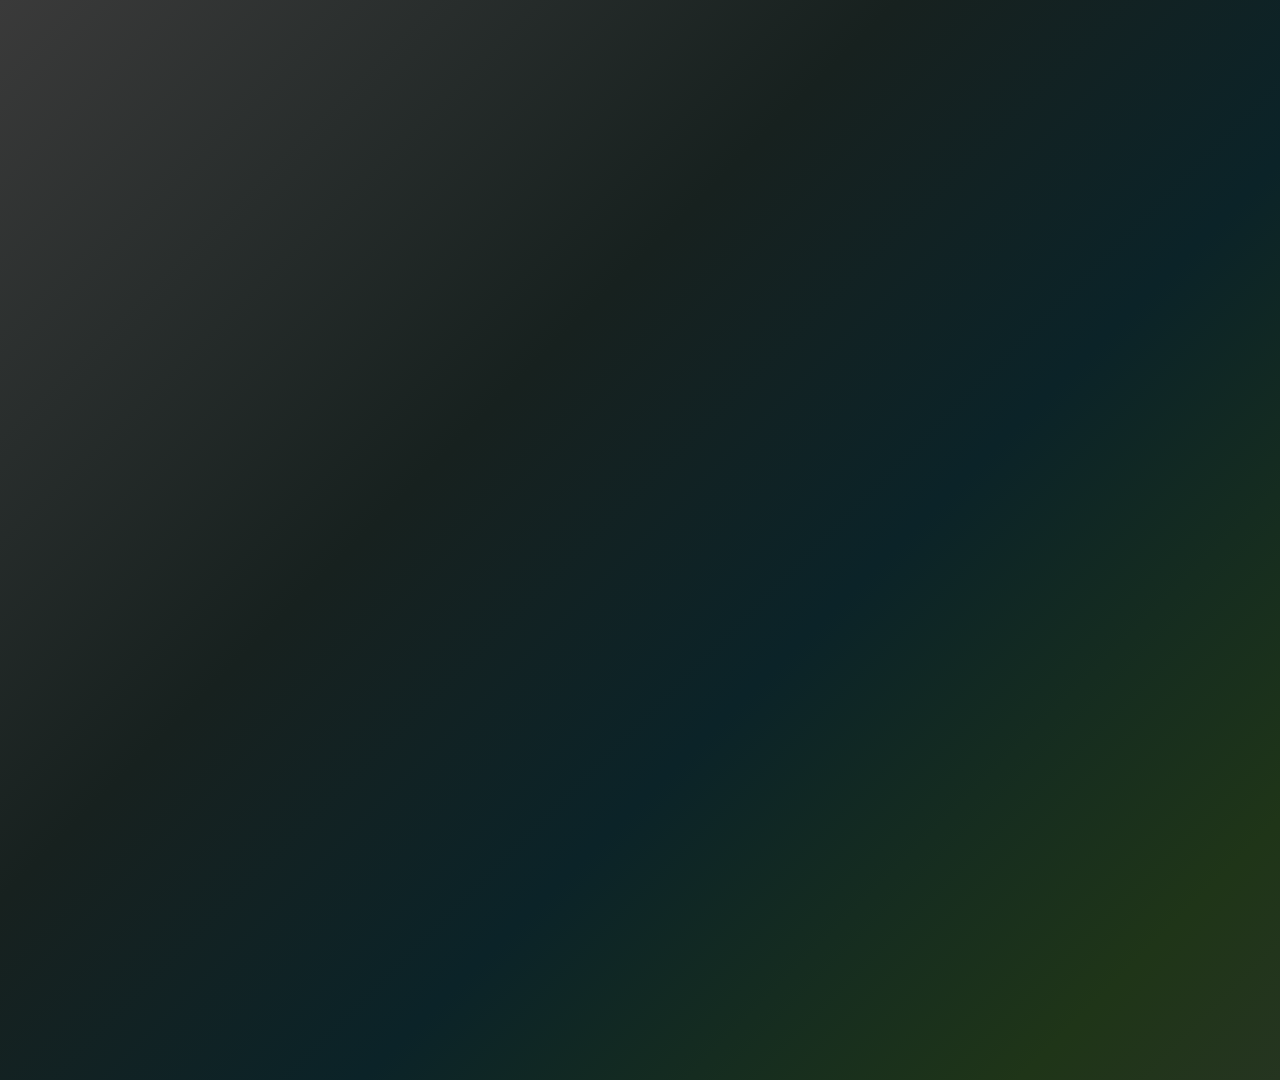
<file: .agents/skills/hyperframes-animation/examples/concept-demo-decode-pan.html>
<!doctype html>
<html lang="en">
  <head>
    <meta charset="UTF-8" />
    <meta name="viewport" content="width=1920, height=1080" />
    <title>Scene 7 — HyperFrames Decrypt Pan Track</title>

    <!--
      HyperFrames composition.tsx.

      Choreography (4 phases, 7 seconds total):
        0.0 – 0.7s   Shot 1 static text fades in + rises ("HyperFrames renders")
        0.7 – 1.6s   Hacker-flip decodes the accent word ("video")
        2.8 – 3.5s   Horizontal pan to Shot 2 with parallax exit + scale-in
        3.7 – 6.1s   Cursor-tracked typing: "HTML, CSS and JS become MP4"
          (NOT @the source/layout-utils, NOT a charWidthRatio constant)
        - Bar width pre-allocated from the full text — never tweened
        - Camera follows cursor by tweening the strip's `x`, with a piecewise
          Math.min(initialOffset, trackingOffset) for the two-phase camera
        - Hacker-flip glyph flicker via deterministic int hash, not Math.random
    -->

    <script src="https://cdn.jsdelivr.net/npm/gsap@3.14.2/dist/gsap.min.js"></script>

    <style>
      :root {
        --bg: linear-gradient(
          135deg,
          #3a3a3a 0%,
          #17211f 30%,
          #0b2328 48%,
          #1f3518 70%,
          #343434 100%
        );
        --text-dark: #f8fafc;
        --text-highlight: #18d9e8;
        --text-highlight-2: #7bea5a;
        --search-bg: rgba(14, 24, 23, 0.82);
        --cursor: #7bea5a;
      }

      * {
        margin: 0;
        padding: 0;
        box-sizing: border-box;
      }
      html,
      body {
        margin: 0;
        width: 1920px;
        height: 1080px;
        overflow: hidden;
        background: var(--bg);
        font-family:
          "Inter",
          system-ui,
          -apple-system,
          sans-serif;
        color: var(--text-dark);
      }

      .viewport {
        position: absolute;
        inset: 0;
        overflow: hidden;
      }
      .strip {
        display: flex;
        height: 100%;
        will-change: transform;
      }
      .shot {
        width: 1920px;
        height: 100%;
        position: relative;
        flex-shrink: 0;
      }

      /* ============================================================
         SHOT 1 — "HyperFrames renders video"
         ============================================================ */
      .shot1-content {
        position: absolute;
        inset: 0;
        display: flex;
        align-items: center;
        justify-content: center;
        opacity: 0; /* GSAP fromTo fades in */
      }
      .shot1-row {
        display: flex;
        align-items: baseline;
        gap: 0.4em;
        font-size: 130px;
      }
      .shot1-static {
        font-weight: 500;
        color: var(--text-dark);
        text-shadow: 0 0 36px rgba(24, 217, 232, 0.18);
      }
      .shot1-accent {
        font-weight: 700;
        display: flex;
        perspective: 800px; /* required for the per-glyph rotateX */
      }
      .flip-glyph {
        position: relative;
        display: inline-block;
        min-width: 0;
      }
      .flip-glyph.space {
        min-width: 0.4em;
      }
      .flip-glyph .ghost {
        opacity: 0;
      }
      .flip-glyph .anim {
        position: absolute;
        left: 0;
        top: 0;
        width: 100%;
        color: var(--text-highlight);
        background: linear-gradient(135deg, var(--text-highlight) 0%, var(--text-highlight-2) 100%);
        -webkit-background-clip: text;
        background-clip: text;
        -webkit-text-fill-color: transparent;
        filter: drop-shadow(0 0 24px rgba(24, 217, 232, 0.32))
          drop-shadow(0 0 36px rgba(123, 234, 90, 0.22));
        opacity: 0;
        transform: perspective(600px) rotateX(90deg);
        transform-origin: bottom;
        backface-visibility: hidden;
      }

      /* ============================================================
         SHOT 2 — Search bar with cursor-tracked typing
         ============================================================ */
      .shot2-bar {
        position: absolute;
        top: 50%;
        /* left set by JS once we know the bar's world coordinate */
        height: 240px;
        background: var(--search-bg);
        border: 1px solid rgba(123, 234, 90, 0.22);
        box-shadow:
          0 0 60px rgba(24, 217, 232, 0.2),
          0 0 96px rgba(123, 234, 90, 0.14),
          inset 0 0 32px rgba(24, 217, 232, 0.08);
        border-radius: 999px;
        display: flex;
        align-items: center;
        padding-left: 120px;
        padding-right: 180px;
        opacity: 0; /* GSAP fromTo fades in */
        transform-origin: left center;
      }
      .search-text {
        font-size: 120px;
        font-weight: 400;
        color: var(--text-dark);
        text-shadow: 0 0 24px rgba(248, 250, 252, 0.16);
        white-space: pre;
        line-height: 1;
      }
      .search-cursor {
        font-size: 120px;
        color: var(--cursor);
        text-shadow: 0 0 26px rgba(123, 234, 90, 0.42);
        margin-left: 4px;
        font-weight: 300;
        line-height: 1;
      }

      /* Hidden probe used by measureNodeWidth */
      .measure-probe {
        position: absolute;
        left: -99999px;
        top: -99999px;
        visibility: hidden;
        white-space: pre;
      }
    </style>
  </head>
  <body>
    <div
      id="root"
      data-composition-id="main"
      data-start="0"
      data-duration="7"
      data-width="1920"
      data-height="1080"
    >
      <div class="viewport" data-layout-allow-overflow>
        <div class="strip" data-layout-allow-overflow>
          <!-- =====================================================
               SHOT 1 — "HyperFrames renders video"
               ===================================================== -->
          <div
            id="shot-decode"
            class="shot shot1 clip"
            data-start="0"
            data-duration="3.5"
            data-track-index="1"
          >
            <div class="shot1-content">
              <div class="shot1-row">
                <span class="shot1-static">HyperFrames renders</span>
                <span class="shot1-accent" aria-label="video">
                  <!-- .flip-glyph spans generated by JS -->
                </span>
              </div>
            </div>
          </div>

          <!-- =====================================================
               SHOT 2 — Search bar typing
               ===================================================== -->
          <div
            id="shot-typing"
            class="shot shot2 clip"
            data-start="2.5"
            data-duration="4.5"
            data-track-index="2"
          >
            <div class="shot2-bar">
              <span class="search-text"></span><span class="search-cursor">_</span>
            </div>
          </div>
        </div>
      </div>
    </div>

    <script>
      /* ================================================================
         CONSTANTS — all baked at setup time.
         ================================================================ */
      const W = 1920,
        H = 1080;
      const COMPOSITION_DURATION = 7;
      const FPS_HASH = 60; // synthetic clock for the flicker hash

      const TIMING = {
        // Phase 1: shot1 text fades in + rises
        shot1EntryStart: 0.0,
        shot1EntryDur: 0.67,

        // Phase 2: hacker-flip "video"
        flipStart: 0.7,
        flipStagger: 0.066, // ~2 frames at 30fps per glyph
        flipDuration: 0.55,

        // Phase 3: horizontal pan
        panStart: 2.83,
        panDuration: 0.67,

        // Phase 4: cursor-tracked typing
        typingStart: 3.67, // panStart + panDuration + 0.17 buffer
        charRate: 0.083, // seconds per character (~2.5 frames at 30fps)
      };

      const FULL_TEXT = "HTML, CSS and JS become MP4";
      const FONT_SIZE = 120;
      const PADDING_LEFT = 120;
      const PADDING_RIGHT = 180;
      const CURSOR_VIS_W = FONT_SIZE * 0.6; // visual cursor width approximation
      const CURSOR_TARGET = W * 0.7; // screen X where cursor locks
      const BAR_LEFT_MARGIN = 80; // initial left margin in Phase 4
      const PARALLAX_DIST = 400; // px Shot 1 moves extra during pan

      /* ================================================================
         BUILD DOM — flip glyphs (Shot 1) generated synchronously.
         The accent text is "video" → 5 glyphs.
         ================================================================ */
      const accentEl = document.querySelector(".shot1-accent");
      const ACCENT_WORD = "video";
      ACCENT_WORD.split("").forEach((char, index) => {
        const span = document.createElement("span");
        span.className = "flip-glyph" + (char === " " ? " space" : "");
        span.dataset.char = char;
        span.dataset.index = String(index);
        // Each glyph needs its own font-size to match the surrounding row.
        span.style.fontSize = "130px";
        const ghost = document.createElement("span");
        ghost.className = "ghost";
        ghost.textContent = char === " " ? " " : char;
        const anim = document.createElement("span");
        anim.className = "anim";
        anim.textContent = char === " " ? " " : char;
        span.append(ghost, anim);
        accentEl.appendChild(span);
      });

      /* ================================================================
         TEXT MEASUREMENT — uses a hidden DOM probe so we capture
         real letter-spacing, kerning, and font-feature widths.
         Must run AFTER document.fonts.ready.
         ================================================================ */
      function measureNodeWidth(text, font) {
        const probe = document.createElement("span");
        probe.className = "measure-probe";
        probe.style.font = font;
        probe.style.whiteSpace = "pre";
        probe.textContent = text;
        document.body.appendChild(probe);
        const width = probe.getBoundingClientRect().width;
        probe.remove();
        return width;
      }

      /* ================================================================
         TIMELINE BUILD — fires after fonts are ready so measurements
         use the real rendered metrics, not fallback fonts.
         ================================================================ */
      window.__timelines = window.__timelines || {};
      const tl = gsap.timeline({ paused: true });

      // Register early so HF can find it; tweens are added below.
      window.__timelines["main"] = tl;

      document.fonts.ready.then(() => {
        const searchFont = `400 ${FONT_SIZE}px Inter, system-ui, sans-serif`;
        const fullTextWidth = measureNodeWidth(FULL_TEXT, searchFont);
        const barWidth = PADDING_LEFT + fullTextWidth + CURSOR_VIS_W + PADDING_RIGHT;

        // Pre-allocate the bar's final width — no width tweens ever.
        const barEl = document.querySelector(".shot2-bar");
        barEl.style.width = barWidth + "px";

        // Initial bar position in Shot 2's local space.
        // We position it at LEFT_MARGIN from the shot's left edge.
        barEl.style.left = BAR_LEFT_MARGIN + "px";
        barEl.style.transform = "translateY(-50%)"; // vertical center

        // ============================================================
        // PHASE 1: Shot 1 text fade in + rise
        // ============================================================
        tl.fromTo(
          ".shot1-content",
          { opacity: 0, y: 30 },
          {
            opacity: 1,
            y: 0,
            duration: TIMING.shot1EntryDur,
            ease: "power2.out",
          },
          TIMING.shot1EntryStart,
        );

        // ============================================================
        // PHASE 2: Hacker-flip "video"
        // ============================================================
        const CHAR_POOL = "abcdefghijklmnopqrstuvwxyz";
        const FLICKER = 3;
        const REVEAL_AT = 0.6;

        // Deterministic 32-bit mix — replaces Math.random / seeded RNG.
        function pseudoHash(i, t) {
          return ((i * 374761393 + t * 668265263) >>> 0) % CHAR_POOL.length;
        }

        document.querySelectorAll(".flip-glyph").forEach((glyph) => {
          const index = Number(glyph.dataset.index);
          const real = glyph.dataset.char === " " ? " " : glyph.dataset.char;
          const anim = glyph.querySelector(".anim");
          const start = TIMING.flipStart + index * TIMING.flipStagger;

          tl.fromTo(
            anim,
            { rotationX: 90, opacity: 0, "--p": 0 },
            {
              rotationX: 0,
              opacity: 1,
              "--p": 1,
              duration: TIMING.flipDuration,
              ease: "back.out(1.6)", // spring(stiffness:150, damping:14)
              onUpdate: function () {
                const p = Number(gsap.getProperty(anim, "--p"));
                if (p >= REVEAL_AT) {
                  if (anim.textContent !== real) anim.textContent = real;
                } else {
                  const localFrame = Math.floor((tl.time() - start) * FPS_HASH);
                  const bucket = Math.max(0, Math.floor(localFrame / FLICKER));
                  anim.textContent = CHAR_POOL[pseudoHash(index, bucket)];
                }
              },
            },
            start,
          );
        });

        // ============================================================
        // PHASE 3: Horizontal pan + parallax exit + Shot 2 entry
        // All three tweens at the same timeline position run in parallel.
        // ============================================================
        // (a) Camera pan — strip slides one full viewport left.
        tl.to(
          ".strip",
          {
            x: -W,
            duration: TIMING.panDuration,
            ease: "power3.inOut", // cinematic slow-in-slow-out
          },
          TIMING.panStart,
        );

        // (b) Shot 1 parallax exit — content moves EXTRA -PARALLAX_DIST.
        tl.to(
          ".shot1-content",
          {
            x: -PARALLAX_DIST,
            duration: TIMING.panDuration,
            ease: "power3.inOut",
          },
          TIMING.panStart,
        );

        // Shot 1 fades out partway through the pan so the eye lands on Shot 2.
        tl.to(
          ".shot1-content",
          {
            opacity: 0,
            duration: TIMING.panDuration * 0.4,
            ease: "power2.out",
          },
          TIMING.panStart,
        );

        // (c) Shot 2 bar entry — fade + scale with mild overshoot ("landing").
        tl.fromTo(
          ".shot2-bar",
          { opacity: 0, scale: 0.8 },
          {
            opacity: 1,
            scale: 1,
            duration: TIMING.panDuration,
            ease: "back.out(1.2)",
          },
          TIMING.panStart,
        );

        // ============================================================
        // PHASE 4: Cursor-tracked typing.
        //
        // The strip is now at x = -W (Shot 2 fully on screen). For the
        // cursor-track effect we'll *further* shift the strip by a piecewise
        // amount: hold initial offset while the empty bar's cursor is left
        // of CURSOR_TARGET, then follow once typing pushes it past.
        // ============================================================
        const searchTextEl = document.querySelector(".search-text");
        const stripEl = document.querySelector(".strip");

        const CURSOR_WIDTH_HALF = CURSOR_VIS_W / 2;
        const STRIP_BASE_X = -W; // strip's x at the end of Phase 3

        // Initial Phase-4 offset = 0 (no additional shift on top of -W).
        // i.e. bar already sits at BAR_LEFT_MARGIN inside Shot 2.
        const INITIAL_OFFSET = 0;

        // Typing driver — a clock that runs from 0 to FULL_TEXT.length.
        const typingProxy = { progress: 0 };
        const typingDur = FULL_TEXT.length * TIMING.charRate;
        const typingEnd = TIMING.typingStart + typingDur;
        const postTypingHold = Math.max(0, COMPOSITION_DURATION - typingEnd);

        tl.to(
          typingProxy,
          {
            progress: FULL_TEXT.length,
            duration: typingDur,
            ease: "none",
            onUpdate: function () {
              const charsTyped = Math.min(FULL_TEXT.length, Math.floor(typingProxy.progress));
              const visibleText = FULL_TEXT.slice(0, charsTyped);
              if (searchTextEl.textContent !== visibleText) {
                searchTextEl.textContent = visibleText;
              }

              // Measure current visible width to compute cursor screen position.
              // Cheap because Inter's metrics are cached after the first call.
              const visibleW =
                visibleText.length === 0 ? 0 : measureNodeWidth(visibleText, searchFont);

              // Cursor X in *Shot 2's* coordinate system:
              //   shot left edge → bar left edge (BAR_LEFT_MARGIN)
              //                  → cursor within bar (PADDING_LEFT + visibleW + CURSOR_WIDTH_HALF)
              const cursorXInShot2 = BAR_LEFT_MARGIN + PADDING_LEFT + visibleW + CURSOR_WIDTH_HALF;

              // For the cursor to land at CURSOR_TARGET on the *screen*, the
              // strip must be shifted by:
              //   stripX = CURSOR_TARGET - cursorXInShot2 - W   (the -W accounts
              //   for Shot 2 being the SECOND shot in the strip)
              const trackingStripX = CURSOR_TARGET - cursorXInShot2 - W;

              // Piecewise: hold STRIP_BASE_X + INITIAL_OFFSET until tracking
              // would pan FURTHER LEFT than the base, then follow.
              const finalStripX = Math.min(STRIP_BASE_X + INITIAL_OFFSET, trackingStripX);

              gsap.set(stripEl, { x: finalStripX });
            },
          },
          TIMING.typingStart,
        );

        if (postTypingHold > 0) {
          tl.to(
            ".search-cursor",
            {
              opacity: 0.22,
              duration: postTypingHold / 2,
              repeat: 1,
              yoyo: true,
              ease: "none",
            },
            typingEnd,
          );
        }
      });
    </script>
  </body>
</html>
</file>
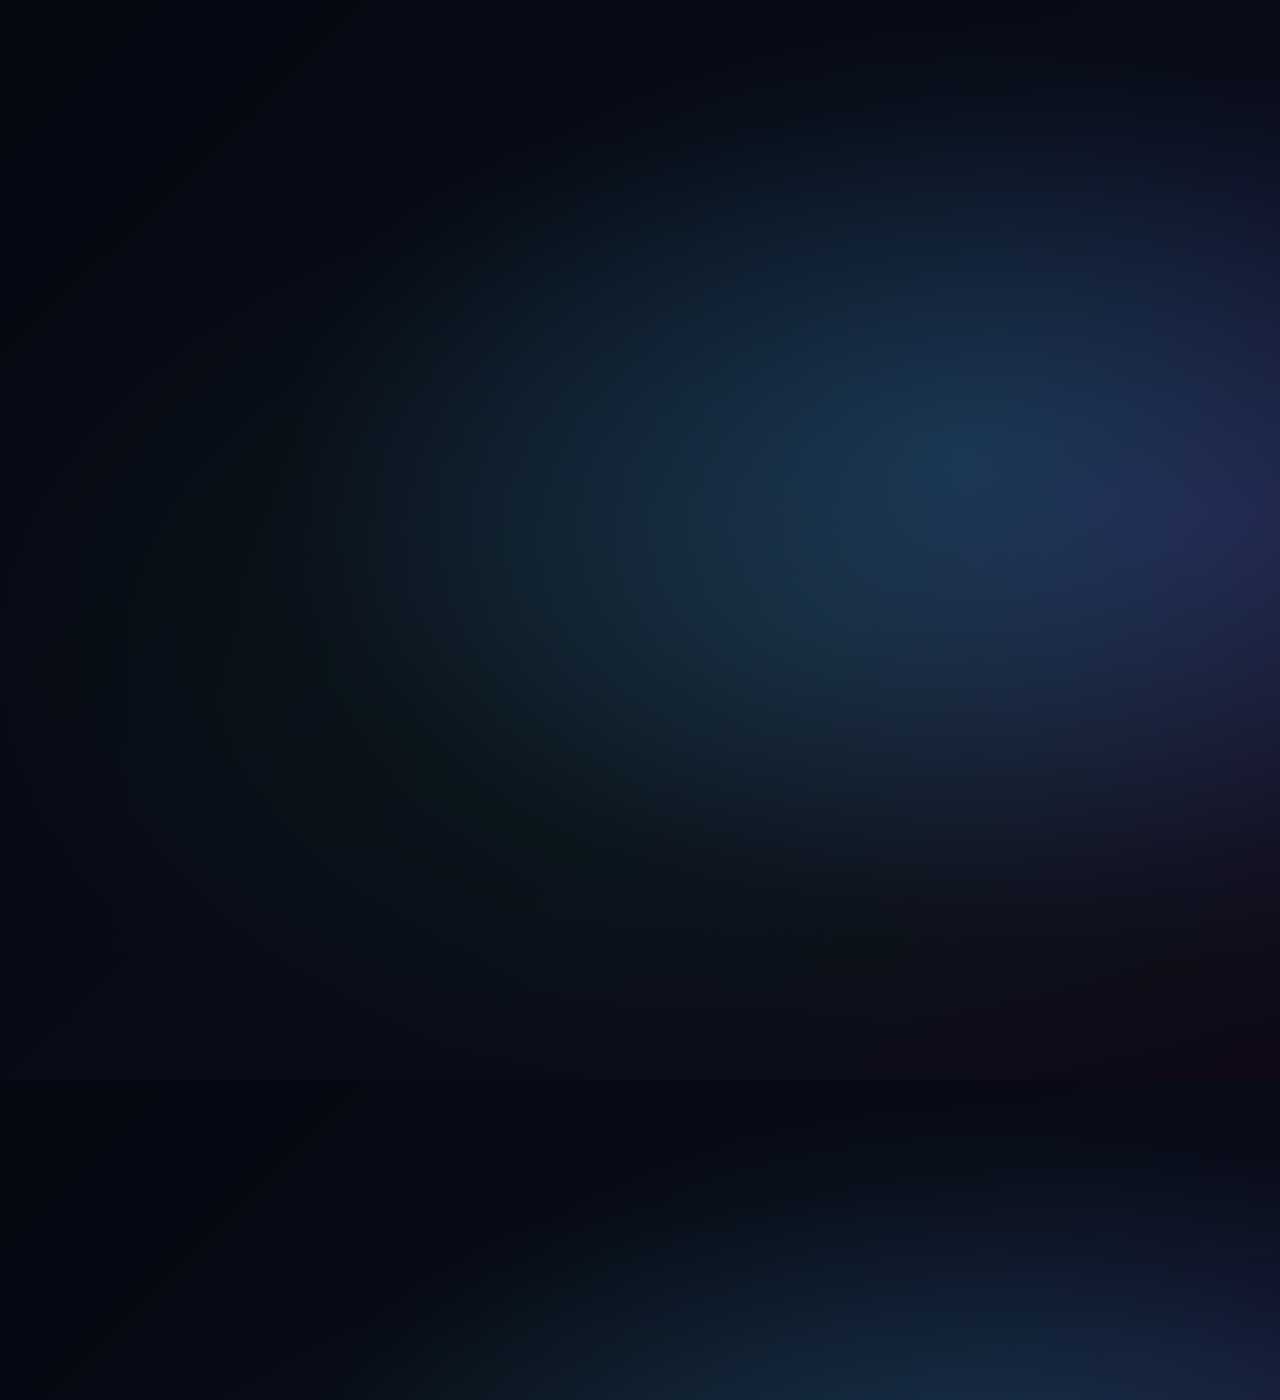
<file: .agents/skills/hyperframes-animation/examples/cta-morph-press.html>
<!doctype html>
<html lang="en">
  <head>
    <meta charset="UTF-8" />
    <meta name="viewport" content="width=1920, height=1080" />
    <title>Scene 10 — HyperFrames Morph Press Interact</title>

    <!--
      HyperFrames composition.tsx.

      Choreography (4 phases, 5.5 seconds total):
        0.17 – 0.64s   Hero "HyperFrames" + logo asset fade up (opacity + y rise)
        0.17 – 5.50s   Logo asset rotates ±4° continuously (sine onUpdate)
        2.17 – 2.62s   Hero shrinks (1 → 0.6) and fades (1 → 0)
        2.17 – 2.62s   "Build video from HTML" CTA pill pops in with back.out(2) overshoot
        2.33 – 2.66s   CTA text fades + lifts into place (after container is recognizable)
        2.83s          Cursor hard-cuts in at off-screen bottom-right
        2.83 – 3.83s   Cursor approaches via spring path to (W/2 + 120, H/2 + 50)
        3.83 – 3.98s   Click DOWN: both cursor and CTA compress to scale 0.9 (sync)
        4.17 – 4.42s   Click UP: both return to scale 1.0 (sync)
          DOM + GSAP opacity tweens; z-index keeps incoming above outgoing
        - Press synchronization uses single GSAP target array ["#cta", "#cursor"]
          to guarantee perfectly identical tween values
        - Cursor opacity uses a 0.001-second fromTo for hard-cut step change
        - Logo uses a local static image asset referenced with a plain URL
        - Breathing rotation only on the logo, not on the whole hero (avoids
          conflict with the morph exit scale tween)
    -->

    <script src="https://cdn.jsdelivr.net/npm/gsap@3.14.2/dist/gsap.min.js"></script>

    <style>
      :root {
        --hf-bg: #050711;
        --hf-bg-2: #0b1020;
        --hf-ink: #f8fafc;
        --hf-muted: #cbd5e1;
        --hf-purple: #7c3aed;
        --hf-purple-soft: #a78bfa;
        --hf-cyan: #18d9e8;
        --hf-green: #22c55e;
        --hf-glass: rgba(248, 250, 252, 0.08);
        --white: #ffffff;
      }
      * {
        margin: 0;
        padding: 0;
        box-sizing: border-box;
      }
      html,
      body {
        margin: 0;
        width: 1920px;
        height: 1080px;
        overflow: hidden;
        background:
          radial-gradient(ellipse at 50% 42%, rgba(24, 217, 232, 0.14), transparent 50%),
          radial-gradient(ellipse at 62% 48%, rgba(124, 58, 237, 0.2), transparent 56%),
          radial-gradient(ellipse at 42% 58%, rgba(34, 197, 94, 0.1), transparent 58%),
          linear-gradient(135deg, #050711 0%, #090b18 48%, #120717 100%);
        font-family:
          "Inter",
          system-ui,
          -apple-system,
          sans-serif;
        color: var(--hf-ink);
      }

      .stage {
        position: absolute;
        inset: 0;
        display: flex;
        align-items: center;
        justify-content: center;
      }

      /* ============================================================
         HERO LOCKUP (Phase 1 — exits during morph)
         ============================================================ */
      .hero {
        position: absolute;
        width: 100%;
        height: 100%;
        display: flex;
        align-items: center;
        justify-content: center;
        gap: 54px;
        will-change: transform, opacity;
      }
      .hero-text {
        font-size: 220px;
        font-weight: 800;
        color: var(--hf-ink);
        letter-spacing: 0;
        line-height: 1;
        margin: 0;
        text-shadow:
          0 0 34px rgba(167, 139, 250, 0.18),
          0 0 72px rgba(24, 217, 232, 0.1);
      }
      .hero-text .brand-accent {
        color: var(--hf-purple-soft);
        text-shadow:
          0 0 34px rgba(124, 58, 237, 0.45),
          0 0 82px rgba(167, 139, 250, 0.22);
      }
      .hero-logo {
        width: 300px;
        height: 300px;
        margin-left: 8px;
        will-change: transform;
        display: flex;
        align-items: center;
        justify-content: center;
      }
      .hero-logo .logo-mark {
        width: 100%;
        height: 100%;
        display: block;
        border-radius: 36px;
        box-shadow:
          0 0 64px rgba(24, 217, 232, 0.32),
          0 0 112px rgba(34, 197, 94, 0.18),
          0 0 150px rgba(124, 58, 237, 0.12);
      }

      /* ============================================================
         CTA PILL (Phase 2 — pops in during morph)
         ============================================================ */
      .cta {
        background: linear-gradient(
          135deg,
          rgba(124, 58, 237, 0.96) 0%,
          rgba(24, 217, 232, 0.9) 48%,
          rgba(34, 197, 94, 0.96) 100%
        );
        padding: 70px 200px;
        border-radius: 200px;
        display: flex;
        align-items: center;
        justify-content: center;
        overflow: hidden;
        border: 1px solid rgba(24, 217, 232, 0.55);
        box-shadow:
          0 24px 60px rgba(0, 0, 0, 0.42),
          0 0 72px rgba(24, 217, 232, 0.24),
          0 0 120px rgba(124, 58, 237, 0.24),
          inset 0 1px 0 rgba(255, 255, 255, 0.24),
          inset 0 0 34px var(--hf-glass);
        will-change: transform, opacity;
        /* initial scale 0 + opacity 0 set by gsap.set() */
      }
      .cta-text {
        color: var(--hf-bg);
        font-size: 110px;
        font-weight: 700;
        white-space: nowrap;
        text-shadow:
          0 1px 0 rgba(255, 255, 255, 0.3),
          0 0 22px rgba(255, 255, 255, 0.12);
        will-change: transform, opacity;
        /* initial opacity 0 + y 10 set by gsap.set() */
      }

      /* ============================================================
         CURSOR (Phase 3 — hard-cuts in)
         ============================================================ */
      .cursor {
        position: absolute;
        left: 0;
        top: 0;
        width: 120px;
        height: 120px;
        will-change: transform, opacity;
        /* initial x/y/opacity set by gsap.set() */
      }
      .cursor .cursor-svg {
        width: 100%;
        height: 100%;
        display: block;
      }
    </style>
  </head>
  <body>
    <div
      id="root"
      data-composition-id="main"
      data-start="0"
      data-duration="5.5"
      data-width="1920"
      data-height="1080"
    >
      <div class="stage clip" data-start="0" data-duration="5.5" data-track-index="1" id="stage">
        <!-- =====================================================
             HERO LOCKUP — "HyperFrames" + logo
             ===================================================== -->
        <div
          class="hero clip"
          id="hero"
          data-start="0"
          data-duration="2.62"
          data-track-index="2"
          data-layout-allow-overflow
          aria-hidden="true"
        >
          <h1 class="hero-text">Hyper<span class="brand-accent">Frames</span></h1>
          <div class="hero-logo" id="hero-logo">
            <!-- Inline-SVG placeholder mark — swap for your logo image -->
            <svg class="logo-mark" viewBox="0 0 100 100" role="img" aria-label="HyperFrames">
              <defs>
                <linearGradient id="hfMark" x1="0" y1="0" x2="1" y2="1">
                  <stop offset="0" stop-color="#8b7bff" />
                  <stop offset="1" stop-color="#3ddc97" />
                </linearGradient>
              </defs>
              <rect x="4" y="4" width="92" height="92" rx="22" fill="url(#hfMark)" />
              <text
                x="50"
                y="63"
                text-anchor="middle"
                font-family="Inter, system-ui, sans-serif"
                font-size="40"
                font-weight="800"
                fill="#fff"
              >
                HF
              </text>
            </svg>
          </div>
        </div>

        <!-- =====================================================
             CTA PILL — "Build video from HTML"
             ===================================================== -->
        <div class="cta" id="cta">
          <span class="cta-text">Build video from HTML</span>
        </div>

        <!-- =====================================================
             CURSOR — inline SVG arrow with drop-shadow
             ===================================================== -->
        <div class="cursor" id="cursor">
          <svg
            class="cursor-svg"
            viewBox="0 0 24 24"
            fill="none"
            xmlns="http://www.w3.org/2000/svg"
            aria-hidden="true"
          >
            <defs>
              <filter id="cursorShadow" x="-50%" y="-50%" width="200%" height="200%">
                <feDropShadow dx="2" dy="4" stdDeviation="3" flood-opacity="0.3" />
              </filter>
            </defs>
            <path
              d="M5.5 3.5L19 10.5L11.5 12.5L15.5 19.5L13.5 20.5L9.5 13.5L5.5 17.5V3.5Z"
              fill="#050711"
              stroke="#f8fafc"
              stroke-width="1.5"
              stroke-linejoin="round"
              filter="url(#cursorShadow)"
            />
          </svg>
        </div>
      </div>
    </div>

    <script>
      /* ================================================================
         TIMING
         ================================================================ */
      const W = 1920,
        H = 1080;
      const TOTAL_DUR = 5.5;

      const TIMING = {
        introStart: 0.17, // ~5 frames at 30 fps
        introDur: 0.47, // hero enter spring settle

        morphAt: 2.17, // ~65 frames
        morphExitDur: 0.5,
        morphFadeDur: 0.15, // 30% of exit
        morphEntDur: 0.45, // CTA pop-in

        textRevealAt: 2.33, // morph + 0.17 s
        textRevealDur: 0.33,

        cursorEnterAt: 2.83,
        cursorPathDur: 1.0,

        clickDownAt: 3.83,
        clickDownDur: 0.15,
        clickUpAt: 4.17,
        clickUpDur: 0.25,

        pressIntensity: 0.1,
      };

      /* ================================================================
         INITIAL STATES (via gsap.set, before the timeline runs)
         ================================================================ */
      // Hero: starts at opacity 0, y +40 (will fade up)
      gsap.set("#hero", { opacity: 0, y: 40 });

      // CTA: starts invisible (scale 0, opacity 0) — morph pops it in
      gsap.set("#cta", { scale: 0, opacity: 0 });

      // CTA text: starts at opacity 0 + y 10 — reveals after container is recognizable
      gsap.set(".cta-text", { opacity: 0, y: 10 });

      // Cursor: starts off-screen bottom-right + invisible + scale 1 baseline
      gsap.set("#cursor", {
        x: W + 100,
        y: H + 200,
        scale: 1,
        opacity: 0,
      });

      /* ================================================================
         TIMELINE
         ================================================================ */
      window.__timelines = window.__timelines || {};
      const tl = gsap.timeline({ paused: true });
      window.__timelines["main"] = tl;

      /* ----------------------------------------------------------------
         PHASE 1: Hero entrance + breathing rotation on logo
         ---------------------------------------------------------------- */
      tl.to(
        "#hero",
        {
          opacity: 1,
          y: 0,
          duration: TIMING.introDur,
          ease: "power3.out", // spring(stiffness:120, damping:14)
        },
        TIMING.introStart,
      );

      // Continuous breathing rotation on the logo. ±4° over ~6.3 s period.
      // For a 5.5 s composition this is just under one cycle — subtle but alive.
      // Use Form 2 (onUpdate reading tl.time) per sine-wave-loop rule.
      const logoEl = document.querySelector("#hero-logo");
      tl.to(
        { tick: 0 },
        {
          tick: 1,
          duration: TOTAL_DUR,
          ease: "none",
          onUpdate: function () {
            const t = tl.time();
            gsap.set(logoEl, { rotation: Math.sin(t * 1.0) * 4 });
          },
        },
        0,
      );

      /* ----------------------------------------------------------------
         PHASE 2: Scale-swap morph
         Three concurrent tween clusters from MORPH_AT.
         ---------------------------------------------------------------- */
      // (1) Hero shrinks
      tl.to(
        "#hero",
        {
          scale: 0.6,
          duration: TIMING.morphExitDur,
          ease: "power3.out", // spring(stiffness:150, damping:18)
        },
        TIMING.morphAt,
      );

      // (2) Hero fades fast (30% of shrink dur)
      tl.to(
        "#hero",
        {
          opacity: 0,
          duration: TIMING.morphFadeDur,
          ease: "power2.out",
        },
        TIMING.morphAt,
      );

      tl.set(
        "#hero",
        {
          x: -4000,
        },
        TIMING.morphAt + TIMING.morphFadeDur,
      );

      // (3) CTA pops in with overshoot
      tl.to(
        "#cta",
        {
          scale: 1,
          opacity: 1,
          duration: TIMING.morphEntDur,
          ease: "back.out(2)", // spring(stiffness:200, damping:15, mass:0.6)
        },
        TIMING.morphAt,
      );

      // (4) CTA text reveals after container reaches recognizable scale
      tl.to(
        ".cta-text",
        {
          opacity: 1,
          y: 0,
          duration: TIMING.textRevealDur,
          ease: "power2.out",
        },
        TIMING.textRevealAt,
      );

      /* ----------------------------------------------------------------
         PHASE 3: Cursor entry + motion path
         ---------------------------------------------------------------- */
      // Hard-cut opacity (cursors don't fade in — they appear).
      // 0.001 s tween creates a step change that scrubs correctly.
      tl.fromTo(
        "#cursor",
        { opacity: 0 },
        { opacity: 1, duration: 0.001, ease: "none" },
        TIMING.cursorEnterAt,
      );

      // Spring-driven approach to a target slightly offset from center
      // (where a human would naturally aim — not dead-center).
      tl.to(
        "#cursor",
        {
          x: W / 2 + 120,
          y: H / 2 + 50,
          duration: TIMING.cursorPathDur,
          ease: "power2.out", // spring(stiffness:60, damping:20)
        },
        TIMING.cursorEnterAt,
      );

      /* ----------------------------------------------------------------
         PHASE 4: Physics-based press
         Both CTA and cursor compress together — single target array.
         ---------------------------------------------------------------- */
      // Press DOWN — both elements compress to (1 - intensity)
      tl.to(
        ["#cta", "#cursor"],
        {
          scale: 1 - TIMING.pressIntensity,
          duration: TIMING.clickDownDur,
          ease: "power3.out", // spring(stiffness:300, damping:20)
        },
        TIMING.clickDownAt,
      );

      // RELEASE — back to scale 1.0
      tl.to(
        ["#cta", "#cursor"],
        {
          scale: 1.0,
          duration: TIMING.clickUpDur,
          ease: "power2.out", // spring(stiffness:200, damping:15)
        },
        TIMING.clickUpAt,
      );
    </script>
  </body>
</html>
</file>
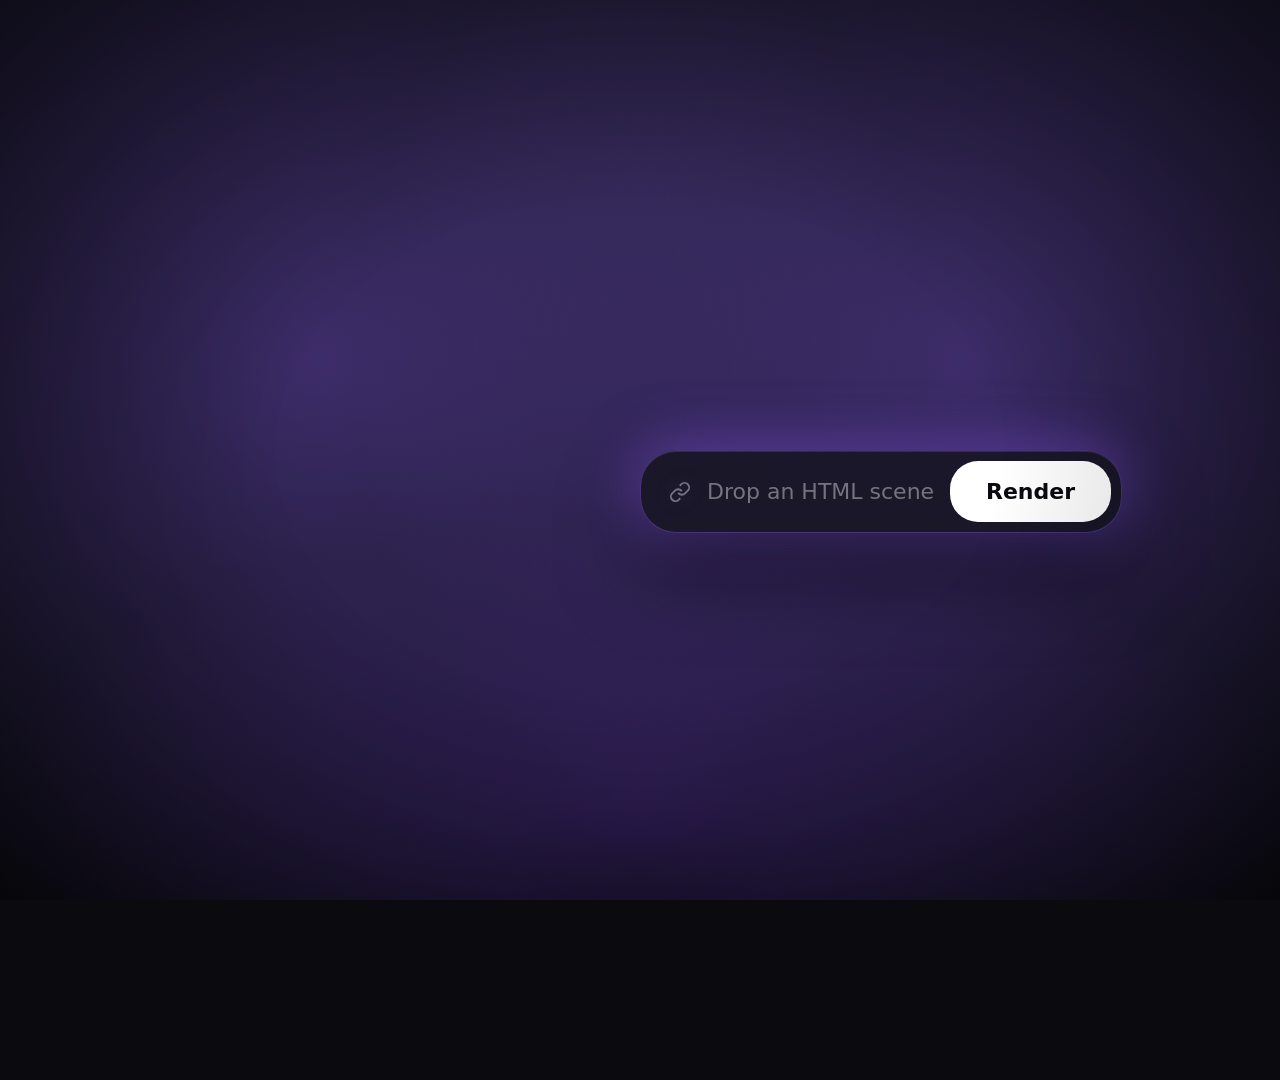
<file: .agents/skills/hyperframes-animation/examples/cta-orbit-collapse.html>
<!doctype html>
<html lang="en">
  <head>
    <meta charset="UTF-8" />
    <meta name="viewport" content="width=1920, height=1080" />
    <title>Scene — HyperFrames CTA Orbit Collapse</title>

    <!--
      Blueprint: cta-orbit-collapse (HyperFrames preview)
      Six HyperFrames technology categories orbit a central "Drop an HTML
      scene · Render" CTA. A cursor flies in, clicks, the icons collapse,
      and a demo card springs out from the collapse point — all in 6.5s.

      Palette: mirrors scene-05-orbit-collapse-action.tsx
        Background: near-black frosted glass (#0A0A0F base + violet/cyan/pink
                    glow blobs + rgba(15,15,25,0.35) frosted tint).
        Brand:      Tailwind violet ramp
                    #c4b5fd (300) → #a78bfa (400) → #8b5cf6 (500) → #7c3aed (600)
                    matching COLORS.brand.purple / purpleGlow in the source.
        CTA card:   rgba(20,20,30,0.8) — scene-05 inner CTA dark glass.
        CTA button: white fill, #0A0A0F text — identical to scene-05.

      Six orbiting tech icons (driven by ICONS array, evenly spaced 2π/6):
        HTML    angle 0,   delay 0.00s   — angle brackets + center slash
        CSS     angle π/3, delay 0.10s   — rounded frame + 3 color swatches
        SVG     angle 2π/3, delay 0.20s  — bezier curve + 2 anchor points
        GSAP    angle π,   delay 0.30s   — sine wave timeline + playhead
        3D      angle 4π/3, delay 0.40s  — isometric cube + inner facets
        LOTTIE  angle 5π/3, delay 0.50s  — 2 diamond keyframes on timeline

      Choreography (5 phases, 6.5 seconds total):
        0.00 – 1.05s   Six icons enter staggered with 3D flip + stroke-draw
                       (each 0.55s back.out(1.4) spring; outline draws via
                        strokeDashoffset; inner accents fade in with 0.10s
                        stagger 0.30s after each icon's entry begins)
        0.00 – 2.95s   Continuous orbit (0.25 rad/sec) with per-icon idle
                       wobble (±6 px y + ±2.5° rotation, damped by collapse)
        1.50 – 2.20s   Cursor fades in off-screen-right and slides to the
                       CTA's white button (back.out(1.3) overshoot landing)
        2.20 – 2.46s   Click — cursor (0.85) + CTA button (0.95) compress;
                       white boxShadow glow pulse; ripple 0.3 → 5.0 over 0.70s
        2.20 – 3.05s   Icons collapse toward center (back.out(1.6) ease);
                       radiusFactor 1 → 0, scale 1 → 0.5, opacity envelope
        2.95 – 3.75s   Demo card springs out from collapse point (scale 0 → 1)
        3.95 – 6.50s   Demo floats with finite-yoyo breathing (±8 px, ±1° tilt)

      Continuous SVG enrichment (per icon, gated by entryDelay):
        HTML brackets:    horizontal sway ±0.6 units, period ~1.8s
        CSS swatches:     three dots scale ±0.18 with 1.4 rad phase offsets
        SVG bezier:       curve group rotation ±5°, period ~2.9s
        GSAP timeline:    playhead marker traverses 0→18 + wave scaleY ±0.12
        3D cube:          linear rotation 30°/s (continuous tumble)
        LOTTIE keyframes: two diamonds scale ±0.12 with 1.6 rad phase offset

      Continuous ambient accents (single scene-ticker writes all):
        Per-icon tile glow pulse (base 22px ±12px, phased by icon index)
        CTA breathing aura (base 38px ±26px, frozen at click)
        Demo glow pulse (base 72px ±28px, runs after demo emerges)
        Background radial wash (opacity 0.02 ↔ 0.42, period ~11.4s)
    -->

    <script src="https://cdn.jsdelivr.net/npm/gsap@3.14.2/dist/gsap.min.js"></script>

    <style>
      :root {
        /* Palette mirrors scene-05-orbit-collapse-action.tsx — Tailwind violet
           ramp on a near-black frosted-glass base, matching COLORS.brand.purple
           and CTA_COLORS in  */
        --bg-dark: #0a0a0f;
        --text-primary: #ffffff;
        --text-muted: rgba(255, 255, 255, 0.4);
        --brand-purple: #8b5cf6; /* violet-500 — COLORS.brand.purple */
        --brand-purple-light: #a78bfa; /* violet-400 */
        --brand-purple-soft: #c4b5fd; /* violet-300 */
        --brand-purple-deep: #7c3aed; /* violet-600 */
        --brand-purple-glow: rgba(139, 92, 246, 0.6);
        --glass-bg: rgba(255, 255, 255, 0.08); /* matches CTA_COLORS.inputBg */
        --glass-border: rgba(139, 92, 246, 0.4); /* matches scene-05 icon border */
        --cta-dark-bg: rgba(20, 20, 30, 0.8); /* scene-05 CTA card background */
        --record-red: #ef4444;
      }
      * {
        margin: 0;
        padding: 0;
        box-sizing: border-box;
      }
      html,
      body {
        margin: 0;
        width: 1920px;
        height: 1080px;
        overflow: hidden;
        background: var(--bg-dark);
        font-family:
          "Inter",
          system-ui,
          -apple-system,
          sans-serif;
        color: var(--text-primary);
      }

      /* ============================================================
         BACKGROUND — frosted glass over near-black base.
         Mirrors scene-05 (FrostedGlassBackground): a deep dark radial
         base + violet/cyan/pink glow blobs + a frosted overlay tint.
         The blobs are static here (no per-frame jitter) to keep the
         seek-safe contract; the orbit/CTA on top carries all motion.
         ============================================================ */
      .stage {
        position: absolute;
        inset: 0;
        perspective: 1400px;
      }
      .bg {
        position: absolute;
        inset: 0;
        background:
          /* mirrored violet blobs — left + right symmetry so the wash
             reads as a single coherent purple atmosphere rather than
             a directional glow. */
          radial-gradient(circle at 25% 40%, rgba(139, 92, 246, 0.55), transparent 55%),
          radial-gradient(circle at 75% 40%, rgba(139, 92, 246, 0.55), transparent 55%),
          /* deeper violet pool at the bottom centerline */
          radial-gradient(ellipse 80% 50% at 50% 90%, rgba(124, 58, 237, 0.35), transparent 65%),
          /* deep dark base */
          radial-gradient(
              ellipse 120% 100% at 50% 20%,
              rgba(30, 30, 45, 1) 0%,
              rgba(18, 18, 28, 1) 40%,
              rgba(10, 10, 15, 1) 100%
            );
      }
      .bg::after {
        /* frosted overlay tint — emulates the rgba(15,15,25,0.4) layer
           in scene-02's DarkFrostedGlassBackground. */
        content: "";
        position: absolute;
        inset: 0;
        background: rgba(15, 15, 25, 0.35);
        pointer-events: none;
      }
      .bg-overlay {
        position: absolute;
        inset: 0;
        background: rgba(10, 10, 15, 0.3);
      }

      /* ============================================================
         ORBIT ICONS — three nested wrappers per icon.
         .icon-pos     ← orbit x/y from master onUpdate
         .icon-collapse ← collapse scale/opacity from master onUpdate
         .icon-entry   ← 3D-flip entry from per-icon fromTo tween
         ============================================================ */
      .orbit-stage {
        position: absolute;
        inset: 0;
      }
      .icon-pos {
        position: absolute;
        left: 50%;
        top: 50%;
        width: 140px;
        height: 170px;
        margin: -85px 0 0 -70px; /* recenter the 140×170 box */
        perspective: 800px;
        will-change: transform;
      }
      .icon-collapse {
        width: 100%;
        height: 100%;
        will-change: transform, opacity;
      }
      .icon-entry {
        width: 100%;
        height: 100%;
        display: flex;
        flex-direction: column;
        align-items: center;
        justify-content: center;
        gap: 8px;
        transform-style: preserve-3d;
        will-change: transform, opacity;
      }
      .icon-tile {
        width: 110px;
        height: 110px;
        border-radius: 26px;
        background: var(--glass-bg);
        backdrop-filter: blur(10px);
        border: 1px solid var(--glass-border);
        display: flex;
        align-items: center;
        justify-content: center;
        box-shadow:
          0 15px 40px rgba(0, 0, 0, 0.35),
          0 0 32px var(--brand-purple-glow),
          inset 0 1px 0 rgba(255, 255, 255, 0.1);
      }
      .icon-svg {
        width: 60px;
        height: 60px;
        display: block;
      }
      .icon-label {
        font-size: 14px;
        font-weight: 500;
        color: rgba(255, 255, 255, 0.7);
        text-transform: uppercase;
        letter-spacing: 0.1em;
        text-shadow: 0 0 14px rgba(139, 92, 246, 0.5);
      }

      /* SVG inner-element transform origins (in viewBox units).
         Each origin is the geometric center of the element it animates
         (the path's bbox center, or for circles, the cx/cy point). */
      .html-brackets-g {
        transform-origin: 12px 12px;
      }
      .css-dot-a {
        transform-origin: 8px 9px;
      }
      .css-dot-b {
        transform-origin: 16px 9px;
      }
      .css-dot-c {
        transform-origin: 12px 16px;
      }
      .svg-curve-g {
        transform-origin: 12px 12px;
      }
      .gsap-wave-g {
        transform-origin: 12px 12px;
      }
      .gsap-marker {
        transform-origin: 3px 12px;
      }
      .three-cube-g {
        transform-origin: 12px 12px;
      }
      .lottie-kf-a {
        transform-origin: 8px 12px;
      }
      .lottie-kf-b {
        transform-origin: 16px 12px;
      }

      /* ============================================================
         CENTER CTA — Drop a video link · Get free clips
         ============================================================ */
      .cta {
        position: absolute;
        left: 50%;
        top: 50%;
        /* xPercent/yPercent set by GSAP for centering — so GSAP rotateY
           doesn't overwrite a CSS translate(-50%,-50%). */
        z-index: 5;
        display: flex;
        align-items: center;
        background: var(--cta-dark-bg); /* rgba(20,20,30,0.8) — scene-05 */
        backdrop-filter: blur(14px);
        border-radius: 36px;
        padding: 10px 10px 10px 28px;
        gap: 16px;
        border: 1px solid var(--glass-border);
        box-shadow:
          0 40px 80px rgba(0, 0, 0, 0.5),
          0 0 60px var(--brand-purple-glow),
          inset 0 1px 0 rgba(255, 255, 255, 0.1);
        transform-style: preserve-3d;
        will-change: transform, opacity;
      }
      .cta-link-icon {
        width: 22px;
        height: 22px;
        color: var(--text-muted);
        filter: drop-shadow(0 0 8px rgba(139, 92, 246, 0.5));
      }
      .cta-placeholder {
        font-size: 22px;
        color: var(--text-muted);
        min-width: 220px;
        font-weight: 500;
      }
      .cta-button {
        padding: 18px 36px;
        background: #ffffff;
        border-radius: 28px;
        color: #0a0a0f; /* scene-05 button text */
        font-size: 22px;
        font-weight: 600;
        white-space: nowrap;
        box-shadow:
          0 0 30px rgba(255, 255, 255, 0.35),
          inset 0 -2px 6px rgba(139, 92, 246, 0.15);
        will-change: transform, box-shadow;
      }

      /* ============================================================
         RIPPLE — centered on the CTA's white button.
         Button center sits at (CENTER_X + 130, CENTER_Y + 15) — same target
         as the cursor's CURSOR_TARGET. Margin offsets re-center the 120 px
         ring on that point. Avoid `margin` shorthand here so the offsets
         can't be overridden by a stray longhand later.
         ============================================================ */
      .ripple {
        position: absolute;
        left: 50%;
        top: 50%;
        width: 120px;
        height: 120px;
        margin-top: -45px; /* = -60 (recenter) + 15 (y offset to button) */
        margin-left: 70px; /* = -60 (recenter) + 130 (x offset to button) */
        margin-right: 0;
        margin-bottom: 0;
        border: 2px solid rgba(255, 255, 255, 0.7);
        border-radius: 50%;
        opacity: 0;
        pointer-events: none;
        z-index: 6;
        will-change: transform, opacity;
      }

      /* ============================================================
         CURSOR — top layer, opacity 0 until Phase 2
         ============================================================ */
      .cursor {
        position: absolute;
        left: 0;
        top: 0;
        z-index: 999;
        pointer-events: none;
        opacity: 0;
        filter: drop-shadow(0 2px 4px rgba(0, 0, 0, 0.5));
        will-change: transform, opacity;
      }

      /* ============================================================
         DEMO — appears from the collapse point in Phase 4
         ============================================================ */
      .demo {
        position: absolute;
        left: 50%;
        top: 50%;
        width: 800px;
        height: 450px;
        margin: -225px 0 0 -400px;
        z-index: 10;
        border-radius: 18px;
        overflow: hidden;
        background:
          radial-gradient(ellipse at 22% 28%, rgba(139, 92, 246, 0.45), transparent 62%),
          radial-gradient(ellipse at 78% 72%, rgba(124, 58, 237, 0.45), transparent 62%),
          linear-gradient(135deg, rgba(20, 20, 30, 0.92) 0%, rgba(10, 10, 15, 0.95) 100%);
        border: 1px solid var(--glass-border);
        box-shadow:
          0 50px 100px rgba(0, 0, 0, 0.5),
          0 0 60px var(--brand-purple-glow),
          inset 0 1px 0 rgba(255, 255, 255, 0.1);
        display: flex;
        align-items: center;
        justify-content: center;
        /* Initial scale: 0 / opacity: 0 set by GSAP — no CSS transform here to avoid
           GSAP overwriting `translateX(-50%)` style centering. We use left/top + margin
           for static centering instead. */
        transform-style: preserve-3d;
        will-change: transform, opacity;
      }
      .demo-play {
        width: 118px;
        height: 118px;
        border-radius: 50%;
        background: radial-gradient(circle at 35% 30%, #ffffff 0%, #ede9fe 60%, #c4b5fd 100%);
        display: flex;
        align-items: center;
        justify-content: center;
        box-shadow:
          0 0 80px rgba(139, 92, 246, 0.7),
          0 0 180px rgba(139, 92, 246, 0.4),
          0 18px 40px rgba(0, 0, 0, 0.5),
          inset 0 -4px 14px rgba(124, 58, 237, 0.3),
          inset 0 3px 8px rgba(255, 255, 255, 0.95);
        position: relative;
      }
      .demo-play::after {
        /* outer ring — adds depth without breaking the seek-safe layout */
        content: "";
        position: absolute;
        inset: -10px;
        border-radius: 50%;
        border: 1.5px solid rgba(139, 92, 246, 0.65);
        box-shadow: 0 0 40px rgba(139, 92, 246, 0.5);
        pointer-events: none;
      }
      .demo-play svg {
        width: 44px;
        height: 44px;
        color: #0a0a0f;
        transform: translateX(3px); /* optical center for play triangle */
        filter: drop-shadow(0 1px 2px rgba(124, 58, 237, 0.5));
      }
      .demo-label {
        position: absolute;
        bottom: 28px;
        left: 32px;
        font-size: 22px;
        font-weight: 700;
        letter-spacing: 0.14em;
        text-transform: uppercase;
        background: linear-gradient(90deg, #ffffff 0%, #c4b5fd 50%, #8b5cf6 100%);
        -webkit-background-clip: text;
        background-clip: text;
        color: transparent;
        filter: drop-shadow(0 0 16px rgba(139, 92, 246, 0.6));
      }

      /* ============================================================
         VIGNETTE
         ============================================================ */
      .vignette {
        /* scene-05 vignette: transparent 40% → rgba(0,0,0,0.4) at edges */
        position: absolute;
        inset: 0;
        background: radial-gradient(ellipse at center, transparent 40%, rgba(0, 0, 0, 0.4) 100%);
        pointer-events: none;
        z-index: 50;
      }

      /* ============================================================
         TITLE — centered via xPercent in GSAP (not CSS translateX),
         so the GSAP `y` tween doesn't overwrite the centering transform.
         Single line at 96 px; the brand wordmark ("HyperFrames") uses
         the HyperFrames teal gradient + heavy weight, the tagline
         ("renders any scene") stays in soft white-teal for contrast.
         No filter — crisp edges, no blurred halo.
         ============================================================ */
      .title {
        position: absolute;
        top: 64px;
        left: 50%;
        white-space: nowrap;
        text-align: center;
        font-size: 96px;
        font-weight: 700;
        letter-spacing: -0.022em;
        line-height: 1;
        color: #ffffff;
        text-shadow:
          0 0 24px rgba(255, 255, 255, 0.3),
          0 0 60px rgba(139, 92, 246, 0.45); /* scene-05 brand.purpleGlow */
        z-index: 20;
        will-change: transform, opacity;
      }
      .title-brand {
        font-weight: 800;
        /* Violet ramp matching scene-05's COLORS.brand.purple family */
        background: linear-gradient(135deg, #ede9fe 0%, #c4b5fd 35%, #a78bfa 65%, #8b5cf6 100%);
        -webkit-background-clip: text;
        background-clip: text;
        color: transparent;
        filter: drop-shadow(0 0 28px rgba(139, 92, 246, 0.7))
          drop-shadow(0 0 60px rgba(124, 58, 237, 0.5));
      }

      /* ============================================================
         ENHANCEMENTS — stroke-draw entry, stagger reveal,
         ambient background breathing.
         The .draw-N classes preset stroke-dasharray + stroke-dashoffset
         to N so the path starts fully hidden; GSAP animates offset → 0
         to reveal it in time with the icon's 3D-flip entry.
         ============================================================ */
      .draw-50 {
        stroke-dasharray: 50;
        stroke-dashoffset: 50;
      }
      .draw-100 {
        stroke-dasharray: 100;
        stroke-dashoffset: 100;
      }
      .draw-150 {
        stroke-dasharray: 150;
        stroke-dashoffset: 150;
      }
      .draw-200 {
        stroke-dasharray: 200;
        stroke-dashoffset: 200;
      }

      .reveal-late {
        opacity: 0;
      }

      /* Ambient violet breathing — sits over the dark overlay, under
         the orbit ring; opacity driven by the scene-ticker onUpdate. */
      .bg-pulse {
        position: absolute;
        inset: 0;
        background: radial-gradient(ellipse at 50% 50%, rgba(139, 92, 246, 0.35), transparent 62%);
        opacity: 0;
        pointer-events: none;
        z-index: 1;
        will-change: opacity;
      }
    </style>
  </head>
  <body>
    <div
      id="root"
      data-composition-id="main"
      data-start="0"
      data-duration="6.5"
      data-width="1920"
      data-height="1080"
    >
      <div
        id="orbit-scene"
        class="stage clip"
        data-start="0"
        data-duration="6.5"
        data-track-index="1"
      >
        <div class="bg"></div>

        <!-- ============================================================
             ORBIT ICONS — 6 genre icons distributed evenly around 2π
             ============================================================ -->
        <div class="orbit-stage">
          <!-- 1. HTML — angle brackets + diagonal slash -->
          <div class="icon-pos icon-html">
            <div class="icon-collapse">
              <div class="icon-entry">
                <div class="icon-tile">
                  <svg class="icon-svg" viewBox="0 0 24 24" fill="none">
                    <g class="html-brackets-g">
                      <path
                        class="draw-50"
                        d="M8 7 L3 12 L8 17"
                        stroke="url(#g-html)"
                        stroke-width="2.2"
                        stroke-linecap="round"
                        stroke-linejoin="round"
                      />
                      <path
                        class="draw-50"
                        d="M16 7 L21 12 L16 17"
                        stroke="url(#g-html)"
                        stroke-width="2.2"
                        stroke-linecap="round"
                        stroke-linejoin="round"
                      />
                    </g>
                    <line
                      class="reveal-late html-slash"
                      x1="14"
                      y1="5"
                      x2="10"
                      y2="19"
                      stroke="url(#g-html)"
                      stroke-width="2"
                      stroke-linecap="round"
                    />
                    <defs>
                      <linearGradient id="g-html" x1="0%" y1="0%" x2="100%" y2="100%">
                        <stop offset="0%" stop-color="#a78bfa" />
                        <stop offset="100%" stop-color="#8b5cf6" />
                      </linearGradient>
                    </defs>
                  </svg>
                </div>
                <span class="icon-label">HTML</span>
              </div>
            </div>
          </div>

          <!-- 2. CSS — frame with three color swatches -->
          <div class="icon-pos icon-css">
            <div class="icon-collapse">
              <div class="icon-entry">
                <div class="icon-tile">
                  <svg class="icon-svg" viewBox="0 0 24 24" fill="none">
                    <rect
                      class="draw-100"
                      x="3"
                      y="3"
                      width="18"
                      height="18"
                      rx="3"
                      stroke="url(#g-css)"
                      stroke-width="2"
                      fill="rgba(139, 92, 246, 0.18)"
                    />
                    <circle class="reveal-late css-dot-a" cx="8" cy="9" r="1.9" fill="#c4b5fd" />
                    <circle class="reveal-late css-dot-b" cx="16" cy="9" r="1.9" fill="#a78bfa" />
                    <circle class="reveal-late css-dot-c" cx="12" cy="16" r="1.9" fill="#7c3aed" />
                    <defs>
                      <linearGradient id="g-css" x1="0%" y1="0%" x2="100%" y2="100%">
                        <stop offset="0%" stop-color="#c4b5fd" />
                        <stop offset="100%" stop-color="#8b5cf6" />
                      </linearGradient>
                    </defs>
                  </svg>
                </div>
                <span class="icon-label">CSS</span>
              </div>
            </div>
          </div>

          <!-- 3. SVG — bezier curve with anchor points -->
          <div class="icon-pos icon-vector">
            <div class="icon-collapse">
              <div class="icon-entry">
                <div class="icon-tile">
                  <svg class="icon-svg" viewBox="0 0 24 24" fill="none">
                    <g class="svg-curve-g">
                      <path
                        class="draw-100"
                        d="M4 19 C 8 5, 16 19, 20 5"
                        stroke="url(#g-vec)"
                        stroke-width="2.5"
                        stroke-linecap="round"
                        stroke-linejoin="round"
                        fill="none"
                      />
                      <circle
                        class="reveal-late svg-anchor-a"
                        cx="4"
                        cy="19"
                        r="2.2"
                        stroke="url(#g-vec)"
                        stroke-width="1.5"
                        fill="rgba(139, 92, 246, 0.30)"
                      />
                      <circle
                        class="reveal-late svg-anchor-b"
                        cx="20"
                        cy="5"
                        r="2.2"
                        stroke="url(#g-vec)"
                        stroke-width="1.5"
                        fill="rgba(139, 92, 246, 0.30)"
                      />
                    </g>
                    <defs>
                      <linearGradient id="g-vec" x1="0%" y1="0%" x2="100%" y2="100%">
                        <stop offset="0%" stop-color="#c4b5fd" />
                        <stop offset="100%" stop-color="#7c3aed" />
                      </linearGradient>
                    </defs>
                  </svg>
                </div>
                <span class="icon-label">SVG</span>
              </div>
            </div>
          </div>

          <!-- 4. GSAP — sine wave timeline with playhead marker -->
          <div class="icon-pos icon-gsap">
            <div class="icon-collapse">
              <div class="icon-entry">
                <div class="icon-tile">
                  <svg class="icon-svg" viewBox="0 0 24 24" fill="none">
                    <line
                      x1="3"
                      y1="20"
                      x2="21"
                      y2="20"
                      stroke="url(#g-gsap)"
                      stroke-width="1.2"
                      stroke-linecap="round"
                      opacity="0.4"
                    />
                    <path
                      class="draw-100 gsap-wave-g"
                      d="M3 12 C 7 5, 9 5, 12 12 C 15 19, 17 19, 21 12"
                      stroke="url(#g-gsap)"
                      stroke-width="2.2"
                      stroke-linecap="round"
                      stroke-linejoin="round"
                      fill="none"
                    />
                    <circle class="reveal-late gsap-marker" cx="3" cy="12" r="2.2" fill="#c4b5fd" />
                    <defs>
                      <linearGradient id="g-gsap" x1="0%" y1="0%" x2="100%" y2="100%">
                        <stop offset="0%" stop-color="#a78bfa" />
                        <stop offset="100%" stop-color="#8b5cf6" />
                      </linearGradient>
                    </defs>
                  </svg>
                </div>
                <span class="icon-label">GSAP</span>
              </div>
            </div>
          </div>

          <!-- 5. 3D — isometric cube with inner facet lines -->
          <div class="icon-pos icon-three">
            <div class="icon-collapse">
              <div class="icon-entry">
                <div class="icon-tile">
                  <svg class="icon-svg" viewBox="0 0 24 24" fill="none">
                    <g class="three-cube-g">
                      <path
                        class="draw-100"
                        d="M12 3 L20 7 L20 17 L12 21 L4 17 L4 7 Z"
                        stroke="url(#g-three)"
                        stroke-width="2"
                        stroke-linecap="round"
                        stroke-linejoin="round"
                        fill="rgba(139, 92, 246, 0.24)"
                      />
                      <path
                        class="reveal-late three-facet"
                        d="M4 7 L12 11 L20 7 M12 11 L12 21"
                        stroke="url(#g-three)"
                        stroke-width="1.5"
                        stroke-linecap="round"
                        stroke-linejoin="round"
                      />
                    </g>
                    <defs>
                      <linearGradient id="g-three" x1="0%" y1="0%" x2="100%" y2="100%">
                        <stop offset="0%" stop-color="#c4b5fd" />
                        <stop offset="100%" stop-color="#7c3aed" />
                      </linearGradient>
                    </defs>
                  </svg>
                </div>
                <span class="icon-label">3D</span>
              </div>
            </div>
          </div>

          <!-- 6. LOTTIE — two diamond keyframes on a timeline -->
          <div class="icon-pos icon-lottie">
            <div class="icon-collapse">
              <div class="icon-entry">
                <div class="icon-tile">
                  <svg class="icon-svg" viewBox="0 0 24 24" fill="none">
                    <line
                      x1="3"
                      y1="12"
                      x2="21"
                      y2="12"
                      stroke="url(#g-lottie)"
                      stroke-width="1.2"
                      stroke-linecap="round"
                      opacity="0.4"
                    />
                    <path
                      class="draw-50 lottie-kf-a"
                      d="M8 8 L12 12 L8 16 L4 12 Z"
                      stroke="url(#g-lottie)"
                      stroke-width="2"
                      stroke-linecap="round"
                      stroke-linejoin="round"
                      fill="rgba(139, 92, 246, 0.28)"
                    />
                    <path
                      class="draw-50 lottie-kf-b"
                      d="M16 8 L20 12 L16 16 L12 12 Z"
                      stroke="url(#g-lottie)"
                      stroke-width="2"
                      stroke-linecap="round"
                      stroke-linejoin="round"
                      fill="rgba(139, 92, 246, 0.28)"
                    />
                    <defs>
                      <linearGradient id="g-lottie" x1="0%" y1="0%" x2="100%" y2="100%">
                        <stop offset="0%" stop-color="#a78bfa" />
                        <stop offset="100%" stop-color="#8b5cf6" />
                      </linearGradient>
                    </defs>
                  </svg>
                </div>
                <span class="icon-label">LOTTIE</span>
              </div>
            </div>
          </div>
        </div>

        <!-- ============================================================
             CENTER CTA — Drop a video link · Get free clips
             ============================================================ -->
        <div class="cta">
          <svg
            class="cta-link-icon"
            viewBox="0 0 24 24"
            fill="none"
            stroke="currentColor"
            stroke-width="2"
          >
            <path d="M10 13a5 5 0 0 0 7.54.54l3-3a5 5 0 0 0-7.07-7.07l-1.72 1.71" />
            <path d="M14 11a5 5 0 0 0-7.54-.54l-3 3a5 5 0 0 0 7.07 7.07l1.71-1.71" />
          </svg>
          <span class="cta-placeholder">Drop an HTML scene</span>
          <div class="cta-button">Render</div>
        </div>

        <!-- ============================================================
             RIPPLE — centered on the CTA's white button
             ============================================================ -->
        <div class="ripple"></div>

        <!-- ============================================================
             CURSOR — starts off-screen-right with opacity: 0.
             White fill + black stroke matches the scene-05 cursor SVG.
             ============================================================ -->
        <div class="cursor">
          <svg width="28" height="28" viewBox="0 0 24 24" fill="none">
            <path d="M5 3L19 12L12 13L9 20L5 3Z" fill="#fff" stroke="#000" stroke-width="1.5" />
          </svg>
        </div>

        <!-- ============================================================
             DEMO — appears from the collapse point in Phase 4
             ============================================================ -->
        <div class="demo">
          <div class="demo-play">
            <svg viewBox="0 0 24 24" fill="currentColor">
              <path d="M8 5v14l11-7L8 5z" />
            </svg>
          </div>
          <span class="demo-label">HyperFrames · MP4 ready</span>
        </div>

        <!-- ============================================================
             TITLE
             ============================================================ -->
        <div class="title"><span class="title-brand">HyperFrames</span> renders any scene</div>

        <div class="vignette"></div>
      </div>
    </div>

    <script>
      window.__timelines = window.__timelines || {};
      const tl = gsap.timeline({ paused: true });

      /* ============================================================
         CONSTANTS
         ============================================================ */
      const W = 1920,
        H = 1080;
      const CENTER_X = W / 2;
      const CENTER_Y = H / 2;

      const RADIUS_X = 480;
      const RADIUS_Y = 280;
      const ORBIT_SPEED = 0.25; // radians per second

      // Six HyperFrames technologies arranged around the central CTA —
      // each represents something you'd actually drop into a
      // HyperFrames composition (markup, styling, vector graphics,
      // animation engines, 3D, or animated assets).
      //
      // drawLen — the .draw-N class present on this icon's outline.
      //   The stroke-draw tween pulls strokeDashoffset from N to 0.
      //   When an icon has multiple .draw-N paths sharing the same N
      //   (HTML's two brackets, LOTTIE's two diamonds), one selector
      //   targets both and they draw in unison.
      // hasReveal — whether this icon has .reveal-late inner accents
      //   to fade in late via stagger. LOTTIE has none (both diamonds
      //   are stroke-drawn, no extra accent).
      const ICONS = [
        {
          sel: ".icon-html",
          initialAngle: (0 * Math.PI) / 3,
          entryDelay: 0.0,
          drawLen: 50,
          hasReveal: true,
        },
        {
          sel: ".icon-css",
          initialAngle: (1 * Math.PI) / 3,
          entryDelay: 0.1,
          drawLen: 100,
          hasReveal: true,
        },
        {
          sel: ".icon-vector",
          initialAngle: (2 * Math.PI) / 3,
          entryDelay: 0.2,
          drawLen: 100,
          hasReveal: true,
        },
        {
          sel: ".icon-gsap",
          initialAngle: (3 * Math.PI) / 3,
          entryDelay: 0.3,
          drawLen: 100,
          hasReveal: true,
        },
        {
          sel: ".icon-three",
          initialAngle: (4 * Math.PI) / 3,
          entryDelay: 0.4,
          drawLen: 100,
          hasReveal: true,
        },
        {
          sel: ".icon-lottie",
          initialAngle: (5 * Math.PI) / 3,
          entryDelay: 0.5,
          drawLen: 50,
          hasReveal: false,
        },
      ];

      const ENTRY_DUR = 0.55;
      const TITLE_AT = 0.2;
      const CURSOR_AT = 1.5;
      const CURSOR_MOVE = 0.5;
      const CLICK_AT = 2.2;
      const COLLAPSE_DUR = 0.85;
      const DEMO_AT = 2.95;
      const DEMO_DUR = 0.8;
      const IDLE_START = 3.95;
      const TOTAL = 6.5;

      const COLLAPSE_EASE = gsap.parseEase("back.out(1.6)");
      const ORBIT_END = DEMO_AT;

      const CURSOR_START_X = W + 100;
      const CURSOR_START_Y = H * 0.85;
      const CURSOR_TARGET_X = CENTER_X + 130; // over the white button
      const CURSOR_TARGET_Y = CENTER_Y + 15;

      /* ============================================================
         INITIAL STATE — embedded as tl.set calls at t=0 so the lint
         can reason about them as timeline operations rather than
         as overlapping zero-duration tweens.
         ============================================================ */
      tl.set(".icon-entry", { rotateX: 90, rotateY: -45, z: -100, scale: 0, opacity: 0 }, 0);
      tl.set(".cursor", { x: CURSOR_START_X, y: CURSOR_START_Y, opacity: 0 }, 0);
      tl.set(".ripple", { scale: 0.3, opacity: 0 }, 0);
      // CTA: GSAP-driven centering + 3D entry start state.
      tl.set(".cta", { xPercent: -50, yPercent: -50, rotateY: -90, scale: 0.7, opacity: 0 }, 0);
      tl.set(".demo", { scale: 0, rotateY: 90, opacity: 0 }, 0);

      /* ============================================================
         TITLE — slides down and fades in early.
         xPercent: -50 replaces CSS `transform: translateX(-50%)` so GSAP's
         tween of `y` doesn't overwrite the centering transform. fromTo is
         linter-exempt from the CSS-transform-conflict rule and bakes in the
         start state explicitly.
         ============================================================ */
      tl.fromTo(
        ".title",
        { xPercent: -50, y: -30, opacity: 0 },
        { xPercent: -50, y: 0, opacity: 1, duration: 0.6, ease: "back.out(1.4)" },
        TITLE_AT,
      );

      /* ============================================================
         CTA — 3D flip entry. rotateY -90° → 0° spins the card in from
         the right; opacity + scale ease it forward at the same time.
         xPercent/yPercent set at t=0 keep it centered while GSAP owns
         the transform.
         ============================================================ */
      tl.to(
        ".cta",
        { rotateY: 0, scale: 1, opacity: 1, duration: 0.75, ease: "back.out(1.4)" },
        0.3,
      );

      // Subtle Y-axis tilt while the CTA is idle waiting for the click.
      // Half-cycle 0.9s, repeats yoyo until just before CLICK_AT.
      tl.to(".cta", { rotateY: 5, duration: 0.9, ease: "sine.inOut", yoyo: true, repeat: 1 }, 1.05);

      /* ============================================================
         PHASE 1: 3D flip entry per icon
         ============================================================ */
      ICONS.forEach(({ sel, entryDelay }) => {
        tl.fromTo(
          `${sel} .icon-entry`,
          { rotateX: 90, rotateY: -45, z: -100, scale: 0, opacity: 0 },
          {
            rotateX: 0,
            rotateY: 0,
            z: 0,
            scale: 1,
            opacity: 1,
            duration: ENTRY_DUR,
            ease: "back.out(1.4)",
          },
          entryDelay,
        );
      });

      /* ============================================================
         PHASE 1b: SVG stroke-draw per icon
         Each icon has one .draw-N class on its outline path. CSS
         preset the dasharray/dashoffset to N (path hidden); this
         tween pulls the offset to 0, drawing the path along its
         length. power2.out front-loads the reveal so the stroke
         is mostly visible by the time the 3D flip settles.
         ============================================================ */
      ICONS.forEach(({ sel, entryDelay, drawLen }) => {
        tl.fromTo(
          `${sel} .draw-${drawLen}`,
          { strokeDashoffset: drawLen },
          { strokeDashoffset: 0, duration: ENTRY_DUR + 0.1, ease: "power2.out" },
          entryDelay,
        );
      });

      /* ============================================================
         PHASE 1c: Stagger reveal for inner accent elements
         (music notes, gaming d-pad, vlog play triangle, podcast
         base lines). Preset to opacity 0 via .reveal-late; this
         tween fades siblings in with a 0.10s stagger so the icon
         "completes itself" after its outline is drawn.
         Skipped for education/sports — they have no inner accents.
         ============================================================ */
      ICONS.forEach(({ sel, entryDelay, hasReveal }) => {
        if (!hasReveal) return;
        tl.fromTo(
          `${sel} .reveal-late`,
          { opacity: 0 },
          { opacity: 1, duration: 0.3, ease: "power2.out", stagger: 0.1 },
          entryDelay + 0.3,
        );
      });

      /* ============================================================
         PHASE 1 + 3: Master orbit + collapse engine
         Single onUpdate spans from t=0 to ORBIT_END. Reads tl.time()
         and computes:
           - orbit angle per icon (relative to its entryDelay)
           - collapse driver (eased fraction of CLICK_AT → CLICK_AT+COLLAPSE_DUR)
         Writes x/y to .icon-pos and scale/opacity to .icon-collapse.
         ============================================================ */
      tl.to(
        { tick: 0 },
        {
          tick: 1,
          duration: ORBIT_END,
          ease: "none",
          onUpdate: () => {
            const t = tl.time();
            const collapseLinear = Math.max(0, Math.min(1, (t - CLICK_AT) / COLLAPSE_DUR));
            const collapseEased = COLLAPSE_EASE(collapseLinear);
            const radiusFactor = 1 - collapseEased;
            const collapseScale = 1 - collapseEased * 0.5;

            // Two-segment opacity envelope: 1 at 0, 0.5 at 0.8, 0 at 1
            const o = collapseEased;
            const collapseOpacity = o < 0.8 ? 1 - o * 0.625 : (0.5 * (1 - o)) / 0.2;

            ICONS.forEach(({ sel, initialAngle, entryDelay }, i) => {
              const localT = Math.max(0, t - entryDelay);
              const angle = initialAngle + localT * ORBIT_SPEED;
              const x = Math.cos(angle) * RADIUS_X * radiusFactor;
              const y = Math.sin(angle) * RADIUS_Y * radiusFactor;

              // Per-icon idle wobble — phased per index so the ring
              // doesn't pulse in sync. Damped by radiusFactor so the
              // wobble relaxes as icons collapse to the center.
              const floatY = Math.sin(t * 1.4 + i * 1.1) * 6 * radiusFactor;
              const floatRot = Math.sin(t * 1.1 + i * 1.7) * 2.5 * radiusFactor;

              gsap.set(`${sel}.icon-pos`, { x, y: y + floatY });
              gsap.set(`${sel} .icon-collapse`, {
                scale: collapseScale,
                opacity: collapseOpacity,
                rotation: floatRot,
              });
            });
          },
        },
        0,
      );

      /* ============================================================
         PHASE 2: Cursor enters, slides to CTA, clicks
         ============================================================ */
      // Fade in
      tl.to(".cursor", { opacity: 1, duration: 0.1, ease: "none" }, CURSOR_AT);

      // Slide to CTA button
      tl.to(
        ".cursor",
        { x: CURSOR_TARGET_X, y: CURSOR_TARGET_Y, duration: CURSOR_MOVE, ease: "back.out(1.3)" },
        CURSOR_AT,
      );

      // Click depression — cursor + button compress, then recover
      tl.to(".cursor", { scale: 0.85, duration: 0.08, ease: "power2.out" }, CLICK_AT);
      tl.to(".cursor", { scale: 1, duration: 0.18, ease: "back.out(1.6)" }, CLICK_AT + 0.08);
      tl.to(".cta-button", { scale: 0.95, duration: 0.08, ease: "power2.out" }, CLICK_AT);
      tl.to(".cta-button", { scale: 1, duration: 0.18, ease: "back.out(1.6)" }, CLICK_AT + 0.08);

      // Button glow pulse during click
      tl.fromTo(
        ".cta-button",
        { boxShadow: "0 0 0 rgba(255,255,255,0)" },
        { boxShadow: "0 0 40px rgba(255,255,255,0.7)", duration: 0.2, ease: "power2.out" },
        CLICK_AT,
      );
      tl.to(
        ".cta-button",
        { boxShadow: "0 0 0 rgba(255,255,255,0)", duration: 0.4, ease: "power2.in" },
        CLICK_AT + 0.2,
      );

      // Ripple — attack-decay envelope via keyframes
      tl.to(
        ".ripple",
        {
          duration: 0.7,
          keyframes: {
            "0%": { scale: 0.3, opacity: 0 },
            "20%": { opacity: 0.7 },
            "100%": { scale: 5.0, opacity: 0 },
            easeEach: "power2.out",
          },
        },
        CLICK_AT,
      );

      /* ============================================================
         PHASE 4: Demo springs out of the collapse point
         ============================================================ */
      tl.fromTo(
        ".demo",
        { scale: 0, rotateY: 90, opacity: 0 },
        { scale: 1, rotateY: 0, opacity: 1, duration: DEMO_DUR, ease: "back.out(1.6)" },
        DEMO_AT,
      );

      // CTA fades out as the demo emerges — the click's "result" replaces the action target.
      tl.to(".cta", { opacity: 0, duration: 0.3, ease: "power2.in" }, DEMO_AT - 0.05);

      // Cursor exits with the CTA
      tl.to(".cursor", { opacity: 0, duration: 0.3, ease: "power2.in" }, DEMO_AT);

      /* ============================================================
         PHASE 5: Demo floats with finite-yoyo breathing
         ============================================================ */
      const HALF_CYCLE = 1.1;
      const remaining = TOTAL - IDLE_START;
      const halfCycles = Math.max(0, Math.floor(remaining / HALF_CYCLE) - 1);

      tl.fromTo(
        ".demo",
        { y: 0, rotation: 0, rotateY: 0, rotateX: 0 },
        {
          y: -8,
          rotation: 1,
          rotateY: 6,
          rotateX: -2,
          duration: HALF_CYCLE,
          ease: "sine.inOut",
          yoyo: true,
          repeat: halfCycles,
        },
        IDLE_START,
      );

      /* ============================================================
         CONTINUOUS INTERNAL SVG ENRICHMENT
         Shared scene-ticker — one onUpdate writes all per-SVG motions.
         Gated per-icon by its entryDelay so a hidden icon doesn't pay
         the cost (still cheap, but cleaner intent).
         ============================================================ */
      const htmlBrackets = document.querySelector(".html-brackets-g");
      const cssDotA = document.querySelector(".css-dot-a");
      const cssDotB = document.querySelector(".css-dot-b");
      const cssDotC = document.querySelector(".css-dot-c");
      const svgCurve = document.querySelector(".svg-curve-g");
      const gsapMarker = document.querySelector(".gsap-marker");
      const gsapWave = document.querySelector(".gsap-wave-g");
      const threeCube = document.querySelector(".three-cube-g");
      const lottieKfA = document.querySelector(".lottie-kf-a");
      const lottieKfB = document.querySelector(".lottie-kf-b");

      tl.to(
        { tick2: 0 },
        {
          tick2: 1,
          duration: TOTAL,
          ease: "none",
          onUpdate: () => {
            const t = tl.time();

            // HTML brackets — tiny horizontal sway, like a typing cursor
            const htmlT = t - 0.0;
            if (htmlT > 0) {
              gsap.set(htmlBrackets, { x: Math.sin(htmlT * 3.5) * 0.6 });
            }

            // CSS swatches — three dots scale-pulse with phase offsets
            const cssT = t - 0.1;
            if (cssT > 0) {
              gsap.set(cssDotA, { scale: 0.85 + Math.sin(cssT * 5.5) * 0.18 });
              gsap.set(cssDotB, { scale: 0.85 + Math.sin(cssT * 5.5 + 1.4) * 0.18 });
              gsap.set(cssDotC, { scale: 0.85 + Math.sin(cssT * 5.5 + 2.8) * 0.18 });
            }

            // SVG bezier — whole curve group gently rotates back and forth
            const vecT = t - 0.2;
            if (vecT > 0) {
              gsap.set(svgCurve, { rotation: Math.sin(vecT * 2.2) * 5 });
            }

            // GSAP timeline — playhead marker slides along the wave +
            // the wave itself flexes vertically (amplitude pulse).
            const gsapT = t - 0.3;
            if (gsapT > 0) {
              // marker traverses 0 → 18 viewBox units left-to-right
              const markerX = (Math.sin(gsapT * 1.4 - Math.PI / 2) + 1) * 9;
              gsap.set(gsapMarker, { x: markerX });
              gsap.set(gsapWave, { scaleY: 1 + Math.sin(gsapT * 2.5) * 0.12 });
            }

            // 3D cube — slow continuous tumble (replaces sports-ball spin)
            const threeT = t - 0.4;
            if (threeT > 0) {
              gsap.set(threeCube, { rotation: threeT * 30 });
            }

            // LOTTIE keyframes — two diamonds scale-pulse out of phase
            const lottieT = t - 0.5;
            if (lottieT > 0) {
              gsap.set(lottieKfA, { scale: 1 + Math.sin(lottieT * 2.8) * 0.12 });
              gsap.set(lottieKfB, { scale: 1 + Math.sin(lottieT * 2.8 + 1.6) * 0.12 });
            }

            // ====== ENHANCEMENT: per-icon tile glow pulse ======
            // The tile's violet halo breathes throughout the orbit;
            // each icon is phased by its index so the ring shimmers
            // rather than pulses in unison. Only while the icons are
            // still on screen (before they finish collapsing).
            // Colors mirror scene-05: COLORS.brand.purple (#8b5cf6) +
            // a softer rgba violet halo.
            if (t < DEMO_AT) {
              ICONS.forEach(({ sel }, i) => {
                const glow = 32 + Math.sin(t * 1.3 + i * 0.95) * 16;
                gsap.set(`${sel} .icon-tile`, {
                  boxShadow:
                    "0 15px 40px rgba(0, 0, 0, 0.35), " +
                    "0 0 " +
                    glow +
                    "px rgba(139, 92, 246, 0.65), " +
                    "0 0 " +
                    glow * 2 +
                    "px rgba(124, 58, 237, 0.28), " +
                    "inset 0 1px 0 rgba(255, 255, 255, 0.1)",
                });
              });
            }

            // ====== ENHANCEMENT: CTA idle breathing (pre-click) ======
            // Soft violet aura pulses around the CTA card to invite
            // the click. Frozen at click time; the CTA fades out at
            // DEMO_AT - 0.05 so the static end-state never shows.
            if (t < CLICK_AT) {
              const ctaGlow = 70 + Math.sin(t * 2.6) * 30;
              gsap.set(".cta", {
                boxShadow:
                  "0 40px 80px rgba(0, 0, 0, 0.5), " +
                  "0 0 " +
                  ctaGlow +
                  "px rgba(139, 92, 246, 0.7), " +
                  "0 0 " +
                  ctaGlow * 2 +
                  "px rgba(124, 58, 237, 0.32), " +
                  "inset 0 1px 0 rgba(255, 255, 255, 0.1)",
              });
            }

            // ====== ENHANCEMENT: demo glow pulse (post-emerge) ======
            // Once the demo card has sprung out, its violet aura
            // breathes in time with its yoyo float, giving the
            // "result" element a living idle state.
            if (t > DEMO_AT) {
              const demoT = t - DEMO_AT;
              const demoGlow = 90 + Math.sin(demoT * 1.9) * 36;
              gsap.set(".demo", {
                boxShadow:
                  "0 50px 100px rgba(0, 0, 0, 0.5), " +
                  "0 0 " +
                  demoGlow +
                  "px rgba(139, 92, 246, 0.7), " +
                  "0 0 " +
                  demoGlow +
                  "px rgba(124, 58, 237, 0.42), " +
                  "inset 0 1px 0 rgba(255, 255, 255, 0.1)",
              });
            }
          },
        },
        0,
      );

      window.__timelines["main"] = tl;
    </script>
  </body>
</html>
</file>
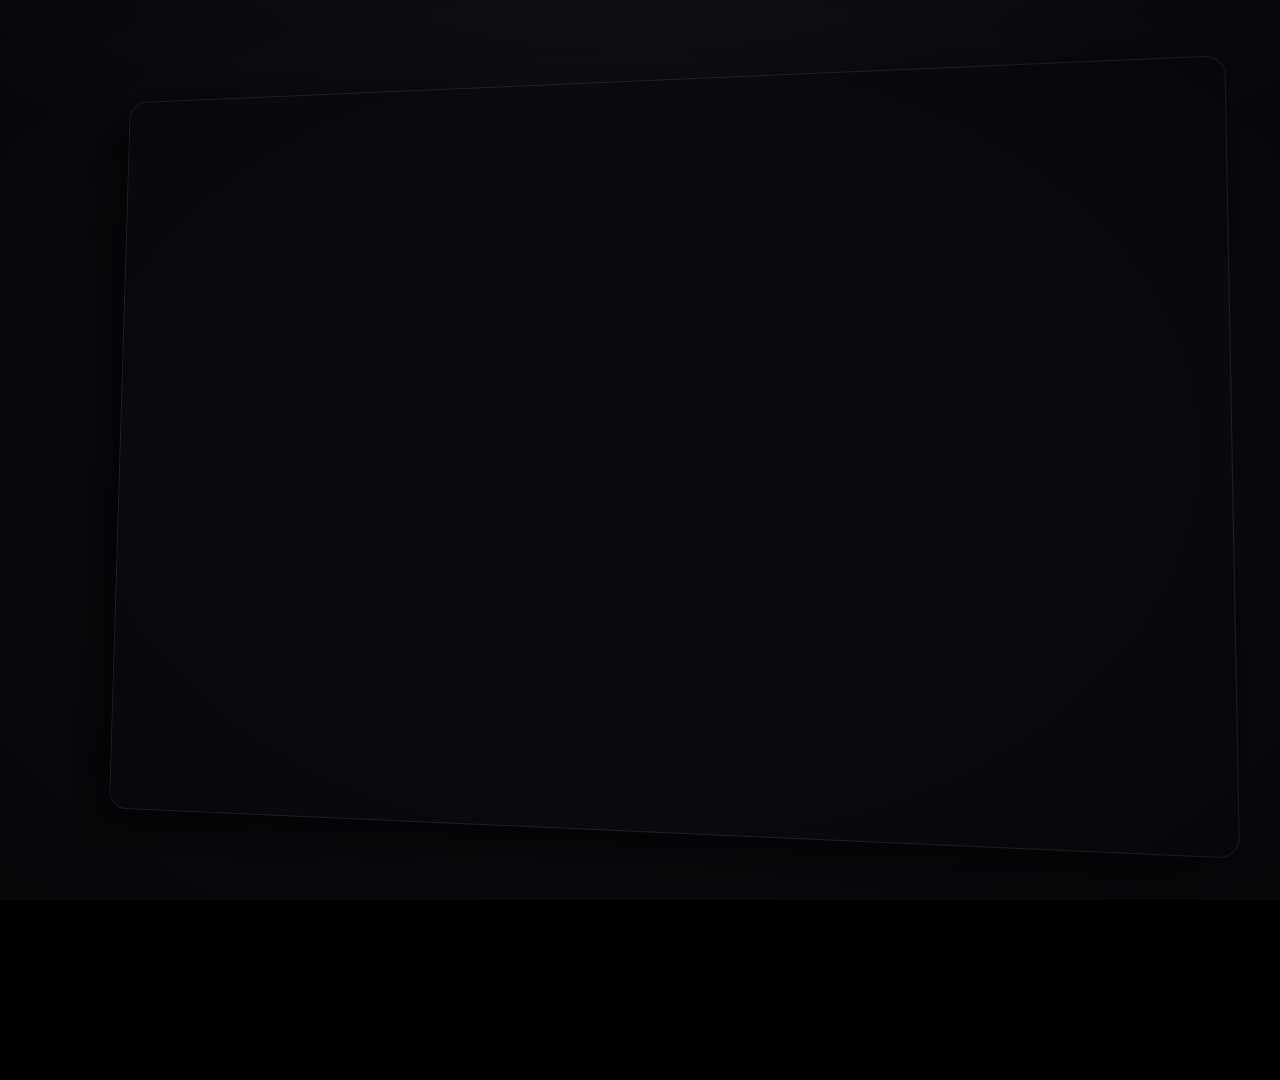
<file: .agents/skills/hyperframes-animation/examples/demo-page-scroll-spotlight.html>
<!doctype html>
<html lang="en">
  <head>
    <meta charset="UTF-8" />
    <meta name="viewport" content="width=1920, height=1080" />
    <title>Scene 04 — Contextual Product Showcase</title>

    <!--
      HyperFrames composition.tsx.

      Choreography (4 phases, 9 seconds total):
        0.00 – 0.80s   3D-tilted page card scales 0.95 → 1.0
                       Navbar / title / CTA fade in (staggered)
        0.12 – 2.80s   Title keywords glow synced to ASR words:
                         "1" "long" "video" "10" "viral" "clips"
        3.08 – 4.08s   Page content scrolls up 280 px (programmatic scroll feel)
                       Carousel section fades in + scales from 0.9
        3.58 – 8.84s   Main video pops forward in 3D (translateZ 80 px) + scales up
                       Radial spotlight dims the surroundings; decays at end
          (attack 0→1 then decay 1→REST_LEVEL). All visual effects (color,
          text-shadow, scale) derive from --glow via CSS calc()
        - Pop-target uses the same --glow pattern; translateZ + scale derived
        - Spotlight is a separate overlay with simple opacity tween
        - Video placeholders are colored divs (no asset files needed)
        - Tilt is static CSS, never tweened
    -->

    <script src="https://cdn.jsdelivr.net/npm/gsap@3.14.2/dist/gsap.min.js"></script>

    <style>
      :root {
        --page-bg: #0a0a0f;
        --text-primary: #ffffff;
        --text-secondary: #a1a1aa;
        --accent: #edcb50;
        --input-bg: #1a1a1f;
        --green: #22c55e;
      }
      * {
        margin: 0;
        padding: 0;
        box-sizing: border-box;
      }
      html,
      body {
        margin: 0;
        width: 1920px;
        height: 1080px;
        overflow: hidden;
        background: #000;
        font-family:
          "Inter",
          system-ui,
          -apple-system,
          sans-serif;
        color: var(--text-primary);
      }

      /* ============================================================
         BACKGROUND
         ============================================================ */
      .bg {
        position: absolute;
        inset: 0;
        background:
          radial-gradient(
            ellipse 100% 60% at 50% -10%,
            rgba(100, 100, 150, 0.08) 0%,
            transparent 60%
          ),
          var(--page-bg);
      }

      /* ============================================================
         3D PERSPECTIVE + TILTED CARD
         ============================================================ */
      .perspective-wrap {
        position: absolute;
        inset: 0;
        display: flex;
        align-items: center;
        justify-content: center;
        perspective: 1200px;
      }
      .page-card {
        width: 92%;
        height: 88%;
        background-color: var(--page-bg);
        border-radius: 20px;
        overflow: hidden;
        transform-style: preserve-3d;
        /* tilt + initial scale set by gsap.set() below so subsequent tweens preserve them */
        box-shadow:
          -30px 30px 60px rgba(0, 0, 0, 0.4),
          -15px 15px 30px rgba(0, 0, 0, 0.3),
          0 0 80px rgba(0, 0, 0, 0.2);
        border: 1px solid rgba(255, 255, 255, 0.1);
        position: relative;
      }

      /* ============================================================
         NAVBAR (sticks to top of card; NOT inside scroll content)
         ============================================================ */
      .page-navbar {
        position: absolute;
        top: 0;
        left: 0;
        right: 0;
        height: 72px;
        padding: 0 48px;
        display: flex;
        align-items: center;
        justify-content: space-between;
        z-index: 100;
        opacity: 0; /* GSAP fades in */
        background: linear-gradient(to bottom, rgba(10, 10, 15, 0.95), rgba(10, 10, 15, 0.6));
      }
      .nav-left {
        display: flex;
        align-items: center;
        gap: 10px;
      }
      .nav-logo {
        width: 32px;
        height: 32px;
        color: var(--text-primary);
      }
      .nav-brand {
        font-size: 20px;
        font-weight: 600;
        letter-spacing: -0.5px;
      }
      .nav-center {
        display: flex;
        align-items: center;
        gap: 28px;
      }
      .nav-item {
        font-size: 14px;
        font-weight: 500;
        color: var(--text-secondary);
        display: flex;
        align-items: center;
      }
      .nav-item .chev {
        margin-left: 4px;
        font-size: 10px;
      }
      .nav-tag {
        font-size: 10px;
        background: var(--green);
        color: #fff;
        padding: 2px 6px;
        border-radius: 4px;
        font-weight: 600;
        margin-right: 6px;
      }
      .nav-right {
        display: flex;
        align-items: center;
        gap: 12px;
      }
      .nav-signin {
        padding: 8px 16px;
        border: 1px solid rgba(255, 255, 255, 0.2);
        border-radius: 8px;
        color: var(--text-primary);
        font-size: 14px;
        font-weight: 500;
      }
      .nav-signup {
        padding: 8px 16px;
        background: var(--accent);
        border-radius: 8px;
        color: var(--page-bg);
        font-size: 14px;
        font-weight: 600;
      }

      /* ============================================================
         SCROLL CONTENT — GSAP tweens its y
         ============================================================ */
      .scroll-content {
        padding-top: 140px;
        padding-bottom: 60px;
        display: flex;
        flex-direction: column;
        align-items: center;
        will-change: transform;
      }

      /* ============================================================
         HERO SECTION
         ============================================================ */
      .hero {
        text-align: center;
        max-width: 1200px;
        width: 90%;
        opacity: 0; /* GSAP fades in */
      }
      .hero-eyebrow {
        font-size: 14px;
        color: var(--accent);
        text-transform: uppercase;
        letter-spacing: 2px;
        margin-bottom: 24px;
        font-weight: 600;
      }
      .hero-title {
        font-size: 64px;
        font-weight: 700;
        line-height: 1.1;
        letter-spacing: -1px;
      }
      .hero-sub {
        font-size: 20px;
        color: rgba(255, 255, 255, 0.6);
        margin-top: 24px;
        font-weight: 400;
        line-height: 1.5;
        max-width: 800px;
        margin-left: auto;
        margin-right: auto;
      }

      /* ============================================================
         KEYWORD GLOW — all derived from --glow CSS custom property
         ============================================================ */
      .kw {
        --glow: 0;
        display: inline-block;
        position: relative;
        z-index: 0;
        padding: 0 0.015em;
        color: rgb(
          calc(255 - var(--glow) * 18) calc(255 - var(--glow) * 30) calc(255 - var(--glow) * 150)
        );
        text-shadow:
          0 0 calc(var(--glow) * 10px) rgba(255, 235, 120, calc(var(--glow) * 0.95)),
          0 0 calc(var(--glow) * 24px) rgba(237, 203, 80, calc(var(--glow) * 0.78)),
          0 0 calc(var(--glow) * 44px) rgba(237, 203, 80, calc(var(--glow) * 0.38));
        transform: scale(calc(1 + var(--glow) * 0.035));
      }
      .kw::before {
        content: "";
        position: absolute;
        left: -0.025em;
        right: -0.025em;
        top: 0.08em;
        bottom: 0.05em;
        z-index: -1;
        border-radius: 0.16em;
        background: linear-gradient(
          90deg,
          rgba(237, 203, 80, 0.08),
          rgba(255, 222, 80, 0.72),
          rgba(237, 203, 80, 0.12)
        );
        opacity: calc(var(--glow) * 0.78);
        transform: scaleX(calc(0.72 + var(--glow) * 0.24)) skewX(-5deg);
        transform-origin: left center;
        box-shadow:
          0 0 calc(var(--glow) * 14px) rgba(237, 203, 80, calc(var(--glow) * 0.7)),
          0 0 calc(var(--glow) * 28px) rgba(237, 203, 80, calc(var(--glow) * 0.32));
      }

      /* ============================================================
         CTA INPUT ROW
         ============================================================ */
      .cta-row {
        display: flex;
        align-items: center;
        justify-content: center;
        gap: 16px;
        margin-top: 36px;
        opacity: 0; /* GSAP fades in */
      }
      .cta-input {
        display: flex;
        align-items: center;
        background: var(--input-bg);
        border-radius: 28px;
        padding: 6px 6px 6px 18px;
        gap: 12px;
      }
      .cta-link-icon {
        width: 16px;
        height: 16px;
        color: rgba(255, 255, 255, 0.4);
      }
      .cta-placeholder {
        font-size: 14px;
        color: rgba(255, 255, 255, 0.4);
        min-width: 130px;
      }
      .cta-button {
        padding: 12px 24px;
        background: #fff;
        border-radius: 22px;
        color: var(--page-bg);
        font-size: 14px;
        font-weight: 600;
      }
      .cta-or {
        color: rgba(255, 255, 255, 0.4);
        font-size: 14px;
      }
      .cta-upload {
        padding: 12px 24px;
        border: 1px solid rgba(255, 255, 255, 0.2);
        border-radius: 22px;
        color: var(--text-primary);
        font-size: 14px;
        font-weight: 500;
      }

      /* ============================================================
         VIDEO CAROUSEL (Phase 2 entry, Phase 4 pop-out)
         ============================================================ */
      .carousel-wrap {
        opacity: 0; /* GSAP fades in */
        transform: scale(0.9); /* GSAP scales to 1 */
        transform-origin: center top;
        margin-top: 48px;
        display: flex;
        justify-content: center;
        align-items: center;
        gap: 20px;
        width: 100%;
        max-width: 1400px;
        padding: 0 20px;
        perspective: 800px;
        transform-style: preserve-3d;
      }
      .carousel-arrow {
        width: 44px;
        height: 44px;
        border-radius: 50%;
        background: rgba(60, 60, 65, 0.8);
        display: flex;
        align-items: center;
        justify-content: center;
        color: #fff;
        flex-shrink: 0;
        font-size: 24px;
        font-weight: 300;
      }

      /* Main video — Phase 4 pop-out target */
      .carousel-main {
        --glow: 0;
        width: 720px;
        height: 420px;
        background: var(--input-bg);
        border-radius: 16px;
        position: relative;
        overflow: hidden;
        flex-shrink: 0;
        transform-style: preserve-3d;
        transform: translateZ(calc(var(--glow) * 80px)) scale(calc(1 + var(--glow) * 0.15));
        box-shadow:
          0 0 calc(var(--glow) * 25px) rgba(237, 203, 80, calc(var(--glow) * 0.7)),
          0 0 calc(var(--glow) * 50px) rgba(237, 203, 80, calc(var(--glow) * 0.4)),
          0 calc(20px + var(--glow) * 40px) calc(60px + var(--glow) * 40px)
            rgba(0, 0, 0, calc(0.6 + var(--glow) * 0.2));
        border: 3px solid rgba(237, 203, 80, calc(var(--glow) * 0.8));
        z-index: 200;
      }
      .carousel-main-placeholder {
        position: absolute;
        inset: 0;
        display: flex;
        align-items: center;
        justify-content: center;
        font-size: 28px;
        font-weight: 600;
        color: rgba(255, 255, 255, 0.5);
        background: linear-gradient(135deg, #1a2540 0%, #3d2a4f 50%, #4f1d2e 100%);
      }
      .carousel-main-placeholder span {
        background: rgba(0, 0, 0, 0.4);
        padding: 8px 20px;
        border-radius: 8px;
      }

      /* Side panel */
      .carousel-side {
        width: 420px;
        height: 280px;
        background: var(--input-bg);
        border-radius: 16px;
        position: relative;
        overflow: hidden;
        flex-shrink: 0;
      }
      .carousel-side-placeholder {
        position: absolute;
        inset: 0;
        background: linear-gradient(135deg, #2a3550 0%, #4a3a5a 100%);
        display: flex;
        align-items: center;
        justify-content: center;
        font-size: 18px;
        font-weight: 600;
        color: rgba(255, 255, 255, 0.5);
      }
      .presets-stack {
        position: absolute;
        top: 16px;
        right: 16px;
        display: flex;
        flex-direction: column;
        gap: 8px;
        z-index: 5;
      }
      .preset-label {
        padding: 8px 14px;
        background: rgba(255, 255, 255, 0.12);
        border-radius: 8px;
        color: rgba(255, 255, 255, 0.8);
        font-size: 12px;
        font-weight: 500;
      }
      .preset-tile {
        width: 44px;
        height: 44px;
        background: rgba(255, 255, 255, 0.08);
        border-radius: 8px;
        align-self: flex-end;
      }

      /* ============================================================
         SPOTLIGHT OVERLAY (above page card, dims surroundings)
         ============================================================ */
      .spotlight {
        position: absolute;
        inset: 0;
        background: radial-gradient(
          ellipse 850px 550px at 40% 60%,
          transparent 0%,
          transparent 50%,
          rgba(0, 0, 0, 0.65) 100%
        );
        pointer-events: none;
        opacity: 0; /* GSAP fades in during Phase 4 */
        z-index: 150;
      }

      /* ============================================================
         VIGNETTE
         ============================================================ */
      .vignette {
        position: absolute;
        inset: 0;
        background: radial-gradient(ellipse at center, transparent 50%, rgba(0, 0, 0, 0.3) 100%);
        pointer-events: none;
        z-index: 400;
      }
    </style>
  </head>
  <body>
    <div
      id="root"
      data-composition-id="main"
      data-start="0"
      data-duration="9"
      data-width="1920"
      data-height="1080"
    >
      <div class="bg"></div>

      <div class="perspective-wrap">
        <div
          class="page-card clip"
          data-start="0"
          data-duration="9"
          data-track-index="1"
          id="page-card"
        >
          <!-- Navbar (anchored to card top) -->
          <nav class="page-navbar" id="navbar">
            <div class="nav-left">
              <svg
                class="nav-logo"
                viewBox="0 0 24 24"
                fill="none"
                xmlns="http://www.w3.org/2000/svg"
                aria-hidden="true"
              >
                <path
                  fill="currentColor"
                  d="M11.954 3.817c-4.49 0-8.132 3.644-8.152 8.146v12H0V12C0 5.373 5.352 0 11.954 0s11.953 5.373 11.953 12-5.351 12-11.953 12a12 12 0 0 1-1.718-.123v-3.876q.831.181 1.718.182c4.502 0 8.152-3.663 8.152-8.183s-3.65-8.183-8.152-8.183"
                />
                <path
                  fill="currentColor"
                  d="M5.118 24V11.995c0-3.79 3.062-6.857 6.836-6.857 3.773 0 6.836 3.068 6.836 6.857s-3.063 6.857-6.836 6.857c-.594 0-1.17-.076-1.718-.218V14.5c.488.337 1.08.534 1.718.534a3.037 3.037 0 0 0 3.034-3.04 3.037 3.037 0 0 0-3.034-3.04 3.037 3.037 0 0 0-3.034 3.008V24z"
                />
              </svg>
              <span class="nav-brand">OpusClip</span>
            </div>
            <div class="nav-center">
              <span class="nav-item">Features<span class="chev">▾</span></span>
              <span class="nav-item">Solutions<span class="chev">▾</span></span>
              <span class="nav-item">Resources<span class="chev">▾</span></span>
              <span class="nav-item">Pricing</span>
              <span class="nav-item">For business<span class="chev">▾</span></span>
              <span class="nav-item"><span class="nav-tag">New</span>Agent Opus</span>
            </div>
            <div class="nav-right">
              <span class="nav-signin">Sign in</span>
              <span class="nav-signup">Sign up - It's FREE</span>
            </div>
          </nav>

          <!-- Scrollable content -->
          <div class="scroll-content" id="scroll-content">
            <div class="hero" id="hero">
              <div class="hero-eyebrow">#1 AI VIDEO CLIPPING TOOL</div>
              <h1 class="hero-title">
                <span class="kw" data-glow-start="0.12" data-glow-end="0.28">1</span>
                <span class="kw" data-glow-start="0.52" data-glow-end="0.72">long</span>
                <span class="kw" data-glow-start="0.78" data-glow-end="1.44">video,</span>
                <span class="kw" data-glow-start="1.48" data-glow-end="1.80">10</span>
                <span class="kw" data-glow-start="1.94" data-glow-end="2.22">viral</span>
                <span class="kw" data-glow-start="2.28" data-glow-end="2.80">clips.</span>
                <br />Create 10x faster.
              </h1>
              <p class="hero-sub">
                OpusClip turns long videos into shorts, and publishes them to all social platforms
                in one click.
              </p>
            </div>

            <div class="cta-row" id="cta-row">
              <div class="cta-input">
                <svg
                  class="cta-link-icon"
                  viewBox="0 0 24 24"
                  fill="none"
                  stroke="currentColor"
                  stroke-width="2"
                  stroke-linecap="round"
                  stroke-linejoin="round"
                  aria-hidden="true"
                >
                  <path d="M10 13a5 5 0 0 0 7.54.54l3-3a5 5 0 0 0-7.07-7.07l-1.72 1.71" />
                  <path d="M14 11a5 5 0 0 0-7.54-.54l-3 3a5 5 0 0 0 7.07 7.07l1.71-1.71" />
                </svg>
                <span class="cta-placeholder">Drop a video link</span>
                <div class="cta-button">Get free clips</div>
              </div>
              <span class="cta-or">or</span>
              <div class="cta-upload">Upload files</div>
            </div>

            <!-- Video carousel section -->
            <div class="carousel-wrap" id="carousel">
              <div class="carousel-arrow">‹</div>

              <div class="carousel-main pop-target" id="pop-target">
                <div class="carousel-main-placeholder">
                  <span>Hero animation</span>
                </div>
              </div>

              <div class="carousel-arrow">›</div>

              <div class="carousel-side">
                <div class="carousel-side-placeholder">Demo · reframe</div>
                <div class="presets-stack">
                  <div class="preset-label">Presets</div>
                  <div class="preset-tile"></div>
                  <div class="preset-tile"></div>
                  <div class="preset-tile"></div>
                  <div class="preset-tile"></div>
                </div>
              </div>
            </div>
          </div>
          <!-- /.scroll-content -->
        </div>
        <!-- /.page-card -->
      </div>
      <!-- /.perspective-wrap -->

      <div class="spotlight" id="spotlight"></div>
      <div class="vignette"></div>
    </div>

    <script>
      /* ================================================================
         TIMING — all in local seconds (scene starts at 0).
         ASR timestamps are direct from the source, with SCENE_START = 16
         subtracted to get local time.
         ================================================================ */
      const ASR = {
        // Phase 2 title keywords
        one: { start: 0.119, end: 0.279 },
        long: { start: 0.52, end: 0.719 },
        video: { start: 0.779, end: 1.44 },
        ten: { start: 1.479, end: 1.799 },
        viral: { start: 1.94, end: 2.219 },
        clips: { start: 2.279, end: 2.8 },
      };

      const TIMING = {
        // Phase 1: entry
        cardEntryStart: 0.0,
        cardEntryDur: 0.8,
        navbarFadeAt: 0.0,
        navbarFadeDur: 0.6,
        titleFadeAt: 0.17,
        titleFadeDur: 0.7,
        ctaFadeAt: 0.5,
        ctaFadeDur: 0.7,

        // Phase 2: keyword glows handled per-element via data attrs

        // Phase 3: scroll + carousel
        phase2StartAt: 3.08,
        scrollDur: 1.0,
        scrollDistance: 280,
        carouselFadeDur: 0.5,

        // Phase 4: pop-out + spotlight
        popStart: 3.58,
        popAttackDur: 0.67, // ramp 0 → 1
        popDecayDur: 0.33, // ramp 1 → 0.5 near end
        popEnd: 8.84,
        popRestLevel: 0.5,
      };

      const KEYWORD_REST_LEVEL = 0.14;
      const KEYWORD_SUSTAIN = 0.5; // seconds after ASR end before decay completes

      /* ================================================================
         TIMELINE
         ================================================================ */
      window.__timelines = window.__timelines || {};
      const tl = gsap.timeline({ paused: true });
      window.__timelines["main"] = tl;

      // Set the static 3D tilt + initial scale via GSAP so subsequent
      // scale tweens preserve the rotation aliases. (If we left
      // `transform: rotateY(...) rotateX(...) scale(0.95)` in CSS, a GSAP
      // tween touching only `scale` could overwrite the full matrix and
      // lose the rotation. Owning the transform state in GSAP avoids the
      // problem entirely.)
      gsap.set(".page-card", {
        rotationY: -8,
        rotationX: 3,
        scale: 0.95,
      });

      /* ----------------------------------------------------------------
         PHASE 1: Page card entry + navbar/title/CTA fade-in
         ---------------------------------------------------------------- */
      tl.to(
        ".page-card",
        { scale: 1.0, duration: TIMING.cardEntryDur, ease: "power2.out" },
        TIMING.cardEntryStart,
      );

      tl.fromTo(
        "#navbar",
        { opacity: 0 },
        { opacity: 1, duration: TIMING.navbarFadeDur, ease: "power2.out" },
        TIMING.navbarFadeAt,
      );

      tl.fromTo(
        "#hero",
        { opacity: 0 },
        { opacity: 1, duration: TIMING.titleFadeDur, ease: "power2.out" },
        TIMING.titleFadeAt,
      );

      tl.fromTo(
        "#cta-row",
        { opacity: 0 },
        { opacity: 1, duration: TIMING.ctaFadeDur, ease: "power2.out" },
        TIMING.ctaFadeAt,
      );

      /* ----------------------------------------------------------------
         PHASE 2: Keyword glows — two tweens per word.
         Attack (0 → 1) + decay (1 → REST_LEVEL). GSAP holds REST forever.
         ---------------------------------------------------------------- */
      document.querySelectorAll(".kw").forEach((kw) => {
        const start = Number(kw.dataset.glowStart);
        const end = Number(kw.dataset.glowEnd);
        const peak = start + (end - start) / 2;
        const restAt = end + KEYWORD_SUSTAIN;

        tl.fromTo(
          kw,
          { "--glow": 0 },
          { "--glow": 1.18, duration: peak - start, ease: "power2.out" },
          start,
        );

        tl.to(
          kw,
          { "--glow": KEYWORD_REST_LEVEL, duration: restAt - peak, ease: "power2.out" },
          peak,
        );
      });

      /* ----------------------------------------------------------------
         PHASE 3: Scroll + carousel entry
         ---------------------------------------------------------------- */
      tl.fromTo(
        "#scroll-content",
        { y: 0 },
        { y: -TIMING.scrollDistance, duration: TIMING.scrollDur, ease: "power2.inOut" },
        TIMING.phase2StartAt,
      );

      tl.fromTo(
        "#carousel",
        { opacity: 0, scale: 0.9 },
        { opacity: 1, scale: 1.0, duration: TIMING.carouselFadeDur, ease: "power2.out" },
        TIMING.phase2StartAt,
      );

      /* ----------------------------------------------------------------
         PHASE 4: Pop-out (driven by --glow on .carousel-main) + spotlight
         ---------------------------------------------------------------- */
      // Attack the pop-out glow.
      tl.fromTo(
        "#pop-target",
        { "--glow": 0 },
        { "--glow": 1, duration: TIMING.popAttackDur, ease: "power2.out" },
        TIMING.popStart,
      );

      // Decay at the end of the scene (mirrors original phase2End-10 / phase2End ramp).
      tl.to(
        "#pop-target",
        { "--glow": TIMING.popRestLevel, duration: TIMING.popDecayDur, ease: "power2.out" },
        TIMING.popEnd - TIMING.popDecayDur,
      );

      // Spotlight fades in alongside the pop attack, decays with the pop.
      tl.fromTo(
        "#spotlight",
        { opacity: 0 },
        { opacity: 1, duration: 0.5, ease: "power2.out" },
        TIMING.popStart,
      );

      tl.to(
        "#spotlight",
        { opacity: TIMING.popRestLevel, duration: TIMING.popDecayDur, ease: "power2.out" },
        TIMING.popEnd - TIMING.popDecayDur,
      );
    </script>
  </body>
</html>
</file>
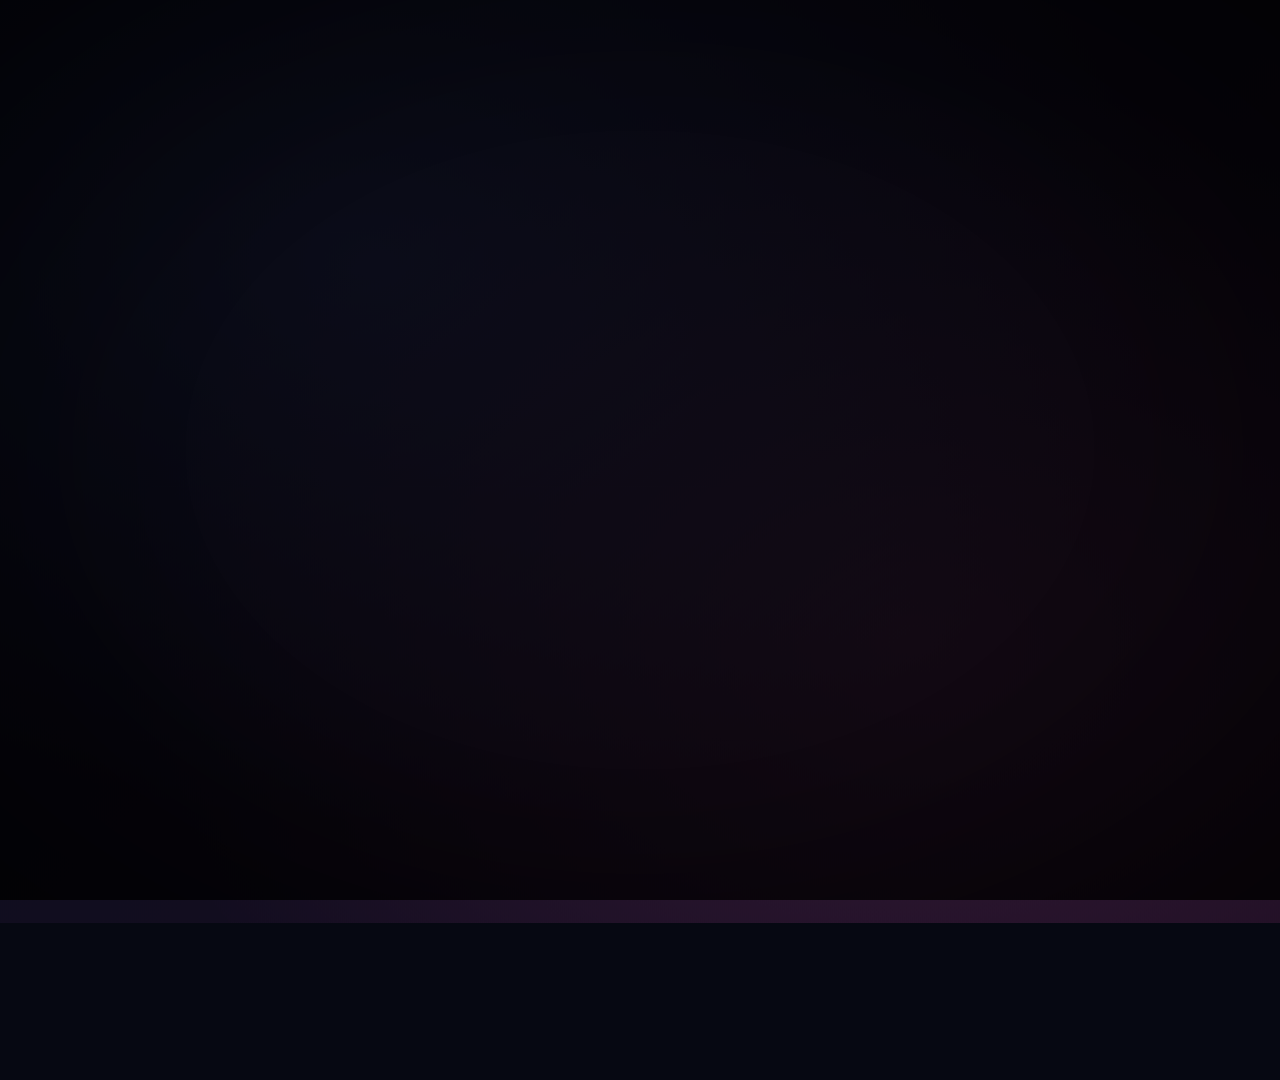
<file: .agents/skills/hyperframes-animation/examples/hook-counter-burst.html>
<!doctype html>
<html lang="en">
  <head>
    <meta charset="UTF-8" />
    <meta name="viewport" content="width=1920, height=1080" />
    <title>Scene 01 — Counting Icon Burst</title>

    <!--
      HyperFrames composition.tsx.

      Choreography (4 phases, 3.5 seconds total):
        0.00 – 0.17s   Background visible with dark overlay; nothing else
        0.17 – 0.57s   Four enriched icons enter staggered, clustered at startOffset 0.4
                       (clock 0.17s · scissors 0.30s · video 0.43s · play 0.57s)
        0.47 – 1.47s   Counter "0 → 90" with growing font size (0.20W → 0.42W);
                       icons expand outward from 40% to 100% position
        0.50 – 2.33s   Camera focus phase: scale 0.92 → 1.0
        2.33 – 3.50s   Camera push phase: scale 1.0 → 1.08
        1.27s          Percent symbol pops in with own spring

      Continuous motion (running from t=0, gated by icon visibility):
        Clock minute hand: linear rotation 420° over 3.5s
        Scissors: ±15° sine oscillation, period ~1.7s
        Cutting line: stroke-dashoffset drifts -200 over 3.5s
        Video record dot: opacity + scale phase-offset sine pulses
        Play triangle: scale pulse ±8%, period ~2.6s
          ease + duration (no shared driver needed, just identical timing)
        - Counter text + number scale are emitted as seek-safe timeline keyframes
        - Background: local Pexels MP4 plus dark overlay
        - Per-icon entry uses GSAP fromTo on a nested .icon-entry wrapper
          so it never overwrites the .icon-pos expansion tween
    -->

    <script src="https://cdn.jsdelivr.net/npm/gsap@3.14.2/dist/gsap.min.js"></script>

    <style>
      :root {
        --bg-dark: #060812;
        --text-primary: #ffffff;
        --accent-yellow: #edcb50;
        --record-red: #ef4444;
      }
      * {
        margin: 0;
        padding: 0;
        box-sizing: border-box;
      }
      html,
      body {
        margin: 0;
        width: 1920px;
        height: 1080px;
        overflow: hidden;
        background: var(--bg-dark);
        font-family:
          "Inter",
          system-ui,
          -apple-system,
          sans-serif;
        color: var(--text-primary);
      }

      /* ============================================================
         BACKGROUND (static gradient)
         ============================================================ */
      .bg {
        position: absolute;
        inset: 0;
        transform-origin: center center;
        will-change: transform;
        background:
          radial-gradient(ellipse at 30% 30%, rgba(80, 100, 200, 0.25), transparent 60%),
          radial-gradient(ellipse at 70% 70%, rgba(180, 80, 150, 0.2), transparent 60%),
          linear-gradient(135deg, #0a0d1f 0%, #1a0d20 100%);
      }
      .bg-overlay {
        position: absolute;
        inset: 0;
        background: rgba(0, 0, 0, 0.66);
      }

      /* ============================================================
         CAMERA WRAPPER (GSAP-managed scale phases)
         ============================================================ */
      .camera {
        position: absolute;
        inset: 0;
        transform-origin: center center;
        will-change: transform;
      }

      /* ============================================================
         ICONS — two nested wrappers per icon.
         .icon-pos is positioned at TARGET; GSAP x/y shifts toward center.
         .icon-entry tweens scale/opacity/rotation.
         ============================================================ */
      .icons-stage {
        position: absolute;
        inset: 0;
      }
      .icon-pos {
        position: absolute;
        width: 180px;
        height: 180px;
        will-change: transform;
      }
      .icon-entry {
        width: 100%;
        height: 100%;
        display: flex;
        align-items: center;
        justify-content: center;
        will-change: transform, opacity;
        /* initial scale(0) + opacity(0) set by GSAP fromTo */
      }
      .icon-svg {
        width: 100%;
        height: 100%;
        display: block;
      }

      /* SVG inner elements — class hooks for GSAP tweens */
      .clock-hand-min {
        transform-box: view-box;
      }
      .scissor-upper,
      .scissor-lower {
        transform-origin: 12px 12px;
      }
      .play-tri {
        transform-origin: 12px 12px;
      }
      .record-dot {
        transform-origin: 19px 8px;
      }
      .play-ring {
        transform-origin: 12px 12px;
        transform: rotate(-90deg);
      }

      /* ============================================================
         COUNTER (absolute center, 3D entry)
         ============================================================ */
      .counter-stage {
        position: absolute;
        inset: 0;
        display: flex;
        align-items: center;
        justify-content: center;
        perspective: 2000px;
        perspective-origin: center center;
      }
      .counter-3d {
        display: flex;
        align-items: baseline;
        justify-content: center;
        transform-style: preserve-3d;
        will-change: transform, opacity;
        opacity: 0; /* GSAP entry fades in */
      }
      .counter-number {
        font-size: 806px; /* W × 0.42 — final size, GSAP scales from 0.20W */
        font-weight: 900;
        letter-spacing: -0.04em;
        line-height: 0.9;
        font-variant-numeric: tabular-nums; /* prevents 1→2 digit jitter */
        color: var(--text-primary);
        display: inline-block;
        transform-origin: center bottom;
        will-change: transform;
      }
      .counter-percent {
        font-size: 269px; /* W × 0.14 */
        font-weight: 700;
        letter-spacing: -0.02em;
        color: var(--accent-yellow);
        margin-left: 16px;
        display: inline-block;
        will-change: transform, opacity;
        opacity: 0; /* GSAP entry tweens in later */
      }

      /* ============================================================
         VIGNETTE
         ============================================================ */
      .vignette {
        position: absolute;
        inset: 0;
        background: radial-gradient(ellipse at center, transparent 50%, rgba(0, 0, 0, 0.5) 100%);
        pointer-events: none;
        z-index: 400;
      }
    </style>
  </head>
  <body>
    <div
      id="root"
      data-composition-id="main"
      data-start="0"
      data-duration="3.5"
      data-width="1920"
      data-height="1080"
    >
      <div class="bg"></div>
      <div class="bg-overlay"></div>

      <div
        class="camera clip"
        data-start="0"
        data-duration="3.5"
        data-track-index="1"
        id="camera-stage"
      >
        <div class="icons-stage">
          <!-- Clock -->
          <div class="icon-pos clock-pos" id="clock-pos">
            <div class="icon-entry clock-entry">
              <svg
                class="icon-svg"
                viewBox="0 0 24 24"
                xmlns="http://www.w3.org/2000/svg"
                aria-hidden="true"
              >
                <circle
                  class="clock-ring"
                  cx="12"
                  cy="12"
                  r="9"
                  fill="none"
                  stroke="white"
                  stroke-width="2"
                  stroke-dasharray="56.5"
                  stroke-dashoffset="56.5"
                />
                <line
                  x1="12"
                  y1="12"
                  x2="12"
                  y2="8"
                  stroke="white"
                  stroke-width="2"
                  stroke-linecap="round"
                />
                <line
                  class="clock-hand-min"
                  x1="12"
                  y1="12"
                  x2="12"
                  y2="6"
                  stroke="#edcb50"
                  stroke-width="2"
                  stroke-linecap="round"
                />
                <circle cx="12" cy="12" r="1.5" fill="#edcb50" />
              </svg>
            </div>
          </div>

          <!-- Scissors -->
          <div class="icon-pos scissors-pos" id="scissors-pos">
            <div class="icon-entry scissors-entry">
              <svg
                class="icon-svg"
                viewBox="0 0 24 24"
                xmlns="http://www.w3.org/2000/svg"
                aria-hidden="true"
              >
                <g class="scissor-upper">
                  <path
                    d="M12 10.5L4.5 3L6.5 3L14 10.5"
                    stroke="white"
                    stroke-width="2"
                    stroke-linecap="round"
                    fill="none"
                  />
                  <circle cx="6" cy="6" r="2.5" fill="none" stroke="white" stroke-width="1.5" />
                </g>
                <g class="scissor-lower">
                  <path
                    d="M12 13.5L4.5 21L6.5 21L14 13.5"
                    stroke="white"
                    stroke-width="2"
                    stroke-linecap="round"
                    fill="none"
                  />
                  <circle cx="6" cy="18" r="2.5" fill="none" stroke="white" stroke-width="1.5" />
                </g>
                <line
                  class="cutting-line"
                  x1="14"
                  y1="12"
                  x2="20"
                  y2="12"
                  stroke="#edcb50"
                  stroke-width="2"
                  stroke-linecap="round"
                  stroke-dasharray="4 2"
                />
              </svg>
            </div>
          </div>

          <!-- Video -->
          <div class="icon-pos video-pos" id="video-pos">
            <div class="icon-entry video-entry">
              <svg
                class="icon-svg"
                viewBox="0 0 24 24"
                xmlns="http://www.w3.org/2000/svg"
                aria-hidden="true"
              >
                <rect
                  class="video-frame"
                  x="3"
                  y="5"
                  width="14"
                  height="14"
                  rx="2"
                  stroke="white"
                  stroke-width="2"
                  fill="none"
                  stroke-dasharray="56"
                  stroke-dashoffset="56"
                />
                <path d="M8 9L13 12L8 15V9Z" fill="white" />
                <circle class="record-dot" cx="19" cy="8" r="2.5" fill="#ef4444" />
              </svg>
            </div>
          </div>

          <!-- Play -->
          <div class="icon-pos play-pos" id="play-pos">
            <div class="icon-entry play-entry">
              <svg
                class="icon-svg"
                viewBox="0 0 24 24"
                xmlns="http://www.w3.org/2000/svg"
                aria-hidden="true"
              >
                <circle
                  class="play-ring"
                  cx="12"
                  cy="12"
                  r="9"
                  fill="none"
                  stroke="white"
                  stroke-width="2"
                  stroke-dasharray="56.5"
                  stroke-dashoffset="56.5"
                />
                <circle cx="12" cy="12" r="7" fill="rgba(255,255,255,0.05)" />
                <path class="play-tri" d="M10 8L16 12L10 16V8Z" fill="#edcb50" />
              </svg>
            </div>
          </div>
        </div>
        <!-- /.icons-stage -->

        <div class="counter-stage">
          <div class="counter-3d" id="counter-3d">
            <span class="counter-number" id="counter-number">0</span
            ><span class="counter-percent" id="counter-percent">%</span>
          </div>
        </div>
      </div>
      <!-- /.camera -->

      <div class="vignette"></div>
    </div>

    <script>
      /* ================================================================
         CONSTANTS
         ================================================================ */
      const W = 1920,
        H = 1080;
      const ICON_SIZE = 180;
      const CENTER_X = W / 2 - ICON_SIZE / 2; // 870
      const CENTER_Y = H / 2 - ICON_SIZE / 2; // 450

      const TIMING = {
        // Phase 2 — icon entries (staggered)
        clockEntryAt: 0.17,
        scissorsEntryAt: 0.3,
        videoEntryAt: 0.43,
        playEntryAt: 0.57,
        entryDur: 0.55,

        // Phase 3 — count + expansion (shared start, dur, ease)
        countAt: 0.47,
        countDur: 1.0,
        startOffset: 0.4,

        // Counter 3D entry (slightly earlier than count starts)
        counterEntryAt: 0.27,
        counterEntryDur: 0.7,

        // Percent symbol entry
        percentEntryAt: 1.27,
        percentEntryDur: 0.55,

        // Phase 4 — camera
        cameraFocusAt: 0.5,
        cameraFocusDur: 1.83,
        cameraPushAt: 2.33,
        cameraPushDur: 1.17,
      };

      const ICONS = [
        {
          name: "clock",
          sel: "#clock-pos",
          targetX: W * 0.06,
          targetY: H * 0.18,
          delay: TIMING.clockEntryAt,
          entryRotation: -180,
          entryEase: "back.out(1.5)",
        },
        {
          name: "scissors",
          sel: "#scissors-pos",
          targetX: W * 0.85,
          targetY: H * 0.2,
          delay: TIMING.scissorsEntryAt,
          entryRotation: 0,
          entryEase: "back.out(1.5)",
        },
        {
          name: "video",
          sel: "#video-pos",
          targetX: W * 0.04,
          targetY: H * 0.68,
          delay: TIMING.videoEntryAt,
          entryRotation: 0,
          entryEase: "back.out(1.4)",
        },
        {
          name: "play",
          sel: "#play-pos",
          targetX: W * 0.88,
          targetY: H * 0.65,
          delay: TIMING.playEntryAt,
          entryRotation: 90,
          entryEase: "back.out(1.5)",
        },
      ];

      /* ================================================================
         SET ICON TARGET POSITIONS + INITIAL EXPANSION OFFSETS
         ================================================================ */
      ICONS.forEach(({ sel, targetX, targetY }) => {
        const el = document.querySelector(sel);
        el.style.left = targetX + "px";
        el.style.top = targetY + "px";

        // Initial offset for START_OFFSET = 0.4:
        // position = target + (center - target) * (1 - 0.4) = target + 0.6 * (center - target)
        const offsetX = (CENTER_X - targetX) * (1 - TIMING.startOffset);
        const offsetY = (CENTER_Y - targetY) * (1 - TIMING.startOffset);
        gsap.set(el, { x: offsetX, y: offsetY });
      });

      /* Set initial entry state on each .icon-entry */
      ICONS.forEach(({ name, entryRotation }) => {
        gsap.set(`.${name}-entry`, {
          scale: 0,
          opacity: 0,
          rotation: entryRotation,
        });
      });

      /* Set initial background and camera scale + subtle pan baseline */
      gsap.set(".bg", { scale: 1.05 });
      gsap.set(".camera", { scale: 0.92, x: 0, y: 2 });
      gsap.set("#counter-number", { scale: 0.2 / 0.42 });

      /* ================================================================
         TIMELINE
         ================================================================ */
      window.__timelines = window.__timelines || {};
      const tl = gsap.timeline({ paused: true });
      window.__timelines["main"] = tl;

      tl.to(
        ".bg",
        {
          scale: 1.07,
          x: 6,
          y: -4,
          duration: 3.5,
          ease: "sine.inOut",
        },
        0,
      );

      /* ----------------------------------------------------------------
         PHASE 2: Icon entries (staggered)
         ---------------------------------------------------------------- */
      ICONS.forEach(({ name, delay, entryEase }) => {
        // Scale + opacity + rotation entry
        tl.to(
          `.${name}-entry`,
          {
            scale: 1,
            opacity: 0.85,
            rotation: 0,
            duration: TIMING.entryDur,
            ease: entryEase,
          },
          delay,
        );
      });

      // Stroke-draw the outline circles/rect on clock, video, and play during their entries
      tl.to(
        ".clock-ring",
        {
          attr: { "stroke-dashoffset": 0 },
          duration: TIMING.entryDur,
          ease: "power2.out",
        },
        TIMING.clockEntryAt,
      );

      tl.to(
        ".video-frame",
        {
          attr: { "stroke-dashoffset": 0 },
          duration: TIMING.entryDur,
          ease: "power2.out",
        },
        TIMING.videoEntryAt,
      );

      tl.to(
        ".play-ring",
        {
          attr: { "stroke-dashoffset": 0 },
          duration: TIMING.entryDur,
          ease: "power2.out",
        },
        TIMING.playEntryAt,
      );

      /* ----------------------------------------------------------------
         PHASE 3: Counter (with 3D entry) + expansion
         ---------------------------------------------------------------- */
      // Counter 3D entry — translateZ + rotateY + scale + opacity, in parallel.
      tl.fromTo(
        "#counter-3d",
        { rotationY: 10, scale: 0.7, z: -300, opacity: 0 },
        {
          rotationY: 0,
          scale: 1.0,
          z: 0,
          opacity: 1,
          duration: TIMING.counterEntryDur,
          ease: "power3.out",
        },
        TIMING.counterEntryAt,
      );

      // Counter number + apparent size. Use discrete frame keyframes so
      // HyperFrames can seek directly to any sampled time.
      const counterEl = document.querySelector("#counter-number");
      const COUNT_STEPS = 30;
      const COUNT_START_SCALE = 0.2 / 0.42;

      for (let i = 0; i <= COUNT_STEPS; i += 1) {
        const p = i / COUNT_STEPS;
        const eased = 1 - Math.pow(1 - p, 2.5);
        const number = Math.round(eased * 90);
        const scale = COUNT_START_SCALE + eased * (1 - COUNT_START_SCALE);

        tl.set(
          counterEl,
          {
            textContent: String(number),
            scale,
          },
          TIMING.countAt + p * TIMING.countDur,
        );
      }

      // Percent symbol enters later with its own spring.
      tl.fromTo(
        "#counter-percent",
        { x: 60, rotation: 20, scale: 0.4, opacity: 0 },
        {
          x: 0,
          rotation: 0,
          scale: 1.0,
          opacity: 1,
          duration: TIMING.percentEntryDur,
          ease: "back.out(1.4)",
        },
        TIMING.percentEntryAt,
      );

      // Icon expansion — per-icon, same start/dur/ease as counter for lock-step sync.
      ICONS.forEach(({ sel }) => {
        tl.to(
          sel,
          {
            x: 0,
            y: 0,
            duration: TIMING.countDur,
            ease: "power2.out",
          },
          TIMING.countAt,
        );
      });

      /* ----------------------------------------------------------------
         PHASE 4: Multi-phase camera
         ---------------------------------------------------------------- */
      tl.to(
        ".camera",
        {
          scale: 1.0,
          duration: TIMING.cameraFocusDur,
          ease: "power2.out",
        },
        TIMING.cameraFocusAt,
      );

      tl.to(
        ".camera",
        {
          scale: 1.08,
          duration: TIMING.cameraPushDur,
          ease: "power2.out",
        },
        TIMING.cameraPushAt,
      );

      // Subtle deterministic pan from the the source camera micro-movement.
      tl.to(
        ".camera",
        {
          x: 3,
          y: 1.6,
          duration: 3.5,
          ease: "sine.inOut",
        },
        0,
      );

      /* ----------------------------------------------------------------
         CONTINUOUS INTERNAL SVG MOTION
         All four icons' inner animations are derived from tl.time() in
         a single shared onUpdate. Cheaper than 4-5 separate onUpdates,
         easier to inspect.
         ---------------------------------------------------------------- */
      const SCISSOR_SPEED = 0.12 * 30; // = 3.6 rad/sec (sin freq)
      const SCISSOR_AMP = 15;
      const REC_OPACITY_SPEED = 0.15 * 30; // = 4.5 rad/sec
      const REC_SCALE_SPEED = 0.1 * 30; // = 3.0 rad/sec
      const REC_OPACITY_AMP = 0.3;
      const REC_OPACITY_BASE = 0.7;
      const REC_SCALE_AMP = 0.15;
      const PLAY_PULSE_SPEED = 0.08 * 30; // = 2.4 rad/sec
      const PLAY_PULSE_AMP = 0.08;
      const CUTTING_FLOW_SPEED = 0.5 * 30; // = 15 units/sec (for stroke-dashoffset)

      const scissorUpper = document.querySelector(".scissor-upper");
      const scissorLower = document.querySelector(".scissor-lower");
      const recordDot = document.querySelector(".record-dot");
      const playTri = document.querySelector(".play-tri");
      const cuttingLine = document.querySelector(".cutting-line");

      tl.to(
        { tick: 0 },
        {
          tick: 1,
          duration: 3.5,
          ease: "none",
          onUpdate: function () {
            const t = tl.time();

            // Scissors — symmetric oscillation, anchored to scissors delay
            const sciT = t - TIMING.scissorsEntryAt;
            const sciAngle = sciT > 0 ? Math.sin(sciT * SCISSOR_SPEED) * SCISSOR_AMP : 0;
            gsap.set(scissorUpper, { rotation: sciAngle });
            gsap.set(scissorLower, { rotation: -sciAngle });

            // Cutting line — linear dash flow (negative = leftward drift)
            const cutT = t - TIMING.scissorsEntryAt;
            if (cutT > 0) {
              gsap.set(cuttingLine, {
                attr: { "stroke-dashoffset": -cutT * CUTTING_FLOW_SPEED },
              });
            }

            // Record dot — phase-offset opacity and scale
            const recT = t - TIMING.videoEntryAt;
            if (recT > 0) {
              const recOpacity =
                Math.sin(recT * REC_OPACITY_SPEED) * REC_OPACITY_AMP + REC_OPACITY_BASE;
              const recScale = 1 + Math.sin(recT * REC_SCALE_SPEED) * REC_SCALE_AMP;
              gsap.set(recordDot, { opacity: recOpacity, scale: recScale });
            }

            // Play triangle — gentle scale pulse
            const playT = t - TIMING.playEntryAt;
            if (playT > 0) {
              const playScale = 1 + Math.sin(playT * PLAY_PULSE_SPEED) * PLAY_PULSE_AMP;
              gsap.set(playTri, { scale: playScale });
            }
          },
        },
        0,
      );

      /* Clock minute hand — linear rotation, anchored to clock entry */
      tl.fromTo(
        ".clock-hand-min",
        { rotation: 0, svgOrigin: "12 12" },
        {
          rotation: 420, // 120 deg/sec × 3.5s, scaled for visible motion
          svgOrigin: "12 12",
          duration: 3.5 - TIMING.clockEntryAt,
          ease: "none",
        },
        TIMING.clockEntryAt,
      );
    </script>
  </body>
</html>
</file>
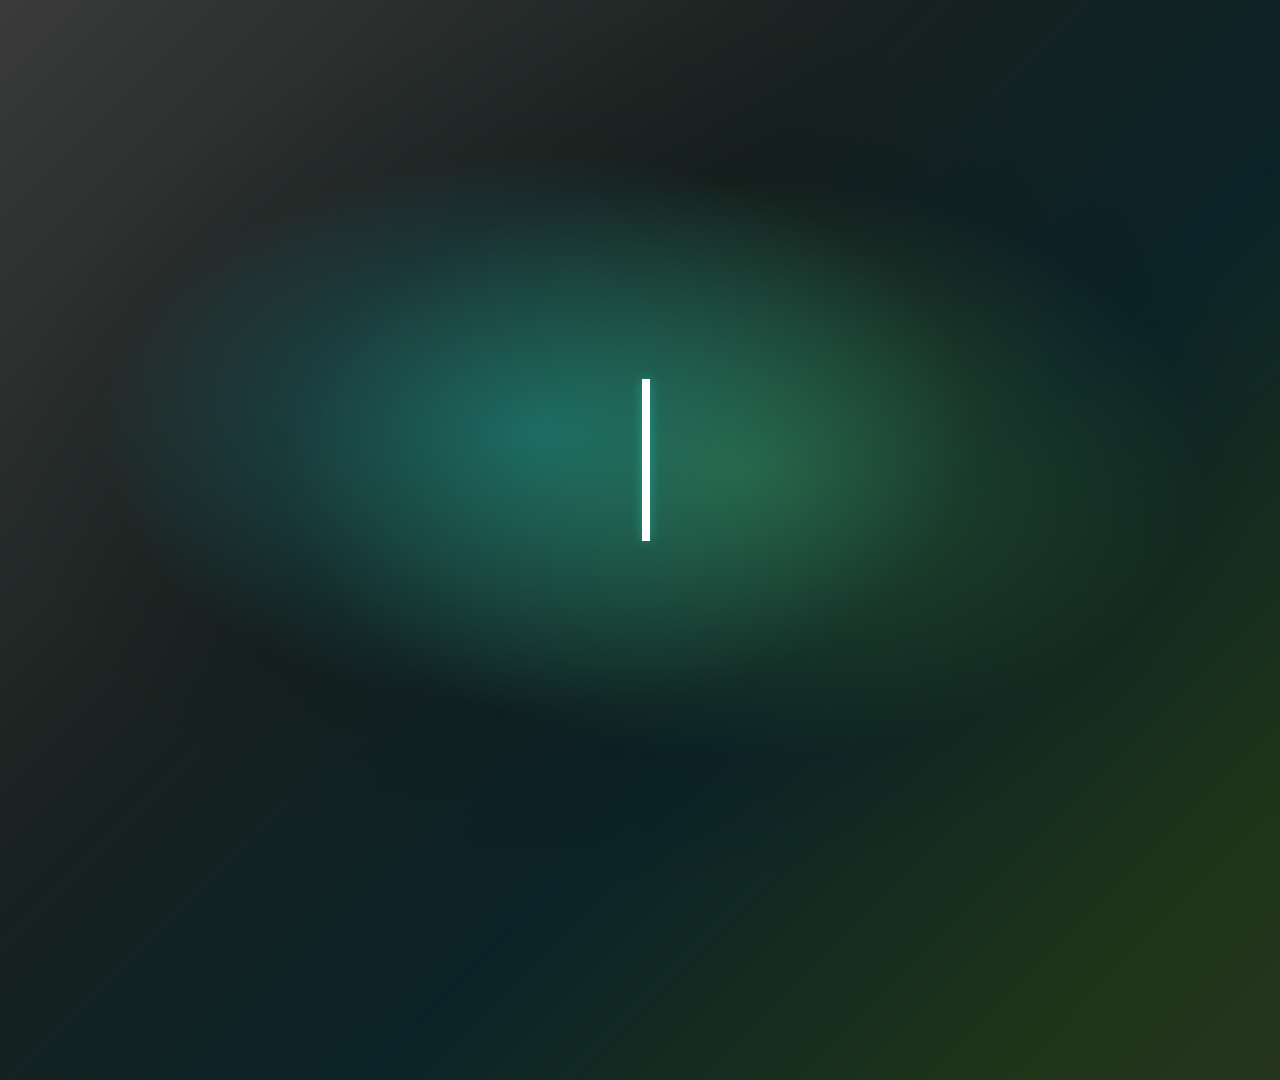
<file: .agents/skills/hyperframes-animation/examples/messaging-multi-phrase.html>
<!doctype html>
<html lang="en">
  <head>
    <meta charset="UTF-8" />
    <meta name="viewport" content="width=1920, height=1080" />
    <title>Scene — HyperFrames Messaging Multi-Phrase</title>

    <!--
      Blueprint: messaging-multi-phrase (HyperFrames preview)
      HyperFrames-native version of the scene-9-multi-phrase concept.

      Choreography (3 phrases, ~7.5 seconds total, content-driven duration):

        Phrase 1 [0.00 – 3.86 s]
          "With an AI assistant " (21 chars × 0.083 s = 1.75 s)
        + "you can trust"          (13 chars × 0.083 s = 1.08 s, accent pink)
        + hold 1.00 s
        → total 1.75 + 1.08 + 1.00 ≈ 3.83 s (computed by JS)

        Phrase 2 [3.86 – 5.27 s]
          "Instant " (8 chars × 0.083 s = 0.67 s)
        + "insights" (8 chars × 0.083 s = 0.67 s, accent pink)
        + hold 1.00 s
        → total 0.67 + 0.67 + 1.00 ≈ 2.33 s, but starts at 3.86 → endTime ≈ 6.18 s

        Phrase 3 [6.18 – 9.45 s]
          "Endless "      (8 chars × 0.083 = 0.67 s)
        + "possibilities" (13 chars × 0.083 = 1.08 s, accent pink)
        + hold 2.00 s     (longer — closing beat)
        → total 0.67 + 1.08 + 2.00 ≈ 3.75 s, but starts at 6.18 → endTime ≈ 9.93 s

        Continuous: cursor blink (square wave via `tl.time() % 1.0`)
          color, cursor blink. No per-phrase tweens.
        - No conditional DOM — phrase container exists from t=0 with empty text;
          onUpdate overwrites textContent in-place at each frame.
        - TIMELINE is a plain const computed once at script load (no useMemo).
        - Frames become seconds: charSpeed 2.5 frames → 0.083 s; hold 30 frames → 1.0 s.
        - Cursor blink: `(t % BLINK_CYCLE) < BLINK_CYCLE / 2 ? 1 : 0` inside the same
          onUpdate, not a separate component with `useCurrentFrame`.
        - textContent !== visible guard skips redundant DOM writes during hold windows.
    -->

    <script src="https://cdn.jsdelivr.net/npm/gsap@3.14.2/dist/gsap.min.js"></script>

    <style>
      :root {
        --text-primary: #ffffff;
        --text-accent: #32fff6;
        --text-accent-2: #a3ff7a;
        --bg: linear-gradient(
          135deg,
          #3a3a3a 0%,
          #17211f 30%,
          #0b2328 48%,
          #1f3518 70%,
          #343434 100%
        );
      }
      * {
        margin: 0;
        padding: 0;
        box-sizing: border-box;
      }
      html,
      body {
        margin: 0;
        width: 1920px;
        height: 1080px;
        overflow: hidden;
        background: var(--bg);
        font-family:
          "Inter",
          -apple-system,
          BlinkMacSystemFont,
          "Segoe UI",
          Roboto,
          sans-serif;
        color: var(--text-primary);
        -webkit-font-smoothing: antialiased;
        text-rendering: geometricPrecision;
      }

      .stage {
        position: absolute;
        inset: 0;
        display: flex;
        align-items: center;
        justify-content: center;
      }

      /* ============================================================
         PHRASE STAGE — one shared line with three inline children:
           .phrase-main   primary-color portion
           .phrase-accent accent-color portion
           .phrase-cursor block cursor (color overridden per-frame)
         `white-space: pre` keeps the trailing space in textMain so the
         accent doesn't merge with the lead-in.
         ============================================================ */
      .phrase-stage {
        position: absolute;
        inset: 0;
        width: 100%;
        display: flex;
        align-items: center;
        justify-content: center;
        font-size: 150px;
        font-weight: 800;
        line-height: 1;
        letter-spacing: 0;
        white-space: pre;
        text-align: center;
        text-shadow: 0 0 10px rgba(255, 255, 255, 0.16);
      }
      .phrase-main {
        color: var(--text-primary);
      }
      .phrase-accent {
        color: var(--text-accent);
        text-shadow: 0 0 12px rgba(50, 255, 246, 0.28);
      }
      .phrase-cursor {
        display: inline-block;
        flex: 0 0 auto;
        width: 8px;
        height: 162px; /* ≈ 1.08 × fontSize */
        background: var(--text-primary);
        margin-left: 12px;
        vertical-align: middle;
        transform: translateY(10px); /* baseline alignment */
        will-change: opacity, background-color;
        box-shadow: 0 0 12px rgba(50, 255, 246, 0.36);
      }

      /* ============================================================
         BACKGROUND TINT — subtle radial glow so pure black doesn't
         feel sterile. Drops to ~rgb(8,8,12) at corners.
         ============================================================ */
      .bg-tint {
        position: absolute;
        inset: 0;
        background:
          radial-gradient(ellipse at 42% 48%, rgba(24, 217, 232, 0.32), transparent 42%),
          radial-gradient(ellipse at 58% 52%, rgba(123, 234, 90, 0.26), transparent 44%),
          radial-gradient(ellipse at 50% 50%, rgba(8, 16, 18, 0.42), transparent 70%);
        pointer-events: none;
      }
    </style>
  </head>
  <body>
    <div
      id="root"
      data-composition-id="main"
      data-start="0"
      data-duration="7.5"
      data-width="1920"
      data-height="1080"
    >
      <div
        id="multi-phrase-scene"
        class="stage clip"
        data-start="0"
        data-duration="7.5"
        data-track-index="1"
      >
        <div class="bg-tint"></div>
        <div class="phrase-stage">
          <span class="phrase-main"></span><span class="phrase-accent"></span
          ><span class="phrase-cursor"></span>
        </div>
      </div>
    </div>

    <script>
      window.__timelines = window.__timelines || {};
      const tl = gsap.timeline({ paused: true });

      /* ============================================================
         SCRIPT — content + per-phrase timing config.
         Change SCRIPT and the timeline reshapes itself.
         ============================================================ */
      const SCRIPT = [
        {
          textMain: "Build video with ",
          textAccent: "HTML",
          charSpeed: 0.083, // seconds per character (= 2.5 frames @ 30 fps)
          hold: 1.0,
        },
        {
          textMain: "Seek ",
          textAccent: "any frame",
          charSpeed: 0.083,
          hold: 1.0,
        },
        {
          textMain: "Render to ",
          textAccent: "MP4",
          charSpeed: 0.083,
          hold: 2.0, // longer closing beat
        },
      ];

      /* ============================================================
         TIMELINE — flat reduce, computed once.
         Each entry gains absolute startTime + endTime in seconds.
         ============================================================ */
      let acc = 0;
      const TIMELINE = SCRIPT.map((item) => {
        const totalChars = item.textMain.length + item.textAccent.length;
        const typingDuration = totalChars * item.charSpeed;
        const totalDuration = typingDuration + item.hold;
        const start = acc;
        const end = start + totalDuration;
        acc = end;
        return Object.assign({}, item, {
          startTime: start,
          endTime: end,
          typingDuration,
        });
      });
      const TOTAL = TIMELINE[TIMELINE.length - 1].endTime;
      // TOTAL ≈ 9.93s with the SCRIPT above. The composition root caps at 7.5s
      // (data-duration), which is the actual render window — phrases 1+2 fit
      // comfortably; phrase 3 holds long enough that any time after ~6.18s is
      // already on the closing line. Adjust SCRIPT durations to fit your budget.

      /* ============================================================
         COLORS & BLINK
         ============================================================ */
      const MAIN_COLOR = "#FFFFFF";
      const ACCENT_COLOR = "#32FFF6";
      const BLINK_CYCLE = 1.0; // seconds — 0.5s on, 0.5s off (matches 30-frame square wave)

      const mainEl = document.querySelector(".phrase-main");
      const accentEl = document.querySelector(".phrase-accent");
      const cursorEl = document.querySelector(".phrase-cursor");

      /* ============================================================
         MASTER ENGINE — single onUpdate writes text + cursor every frame.
         ============================================================ */
      // Cache the most-recently-active phrase index for seek-safe scans.
      let lastIdx = 0;

      function findPhrase(t) {
        // Hot path: same phrase still active
        if (t >= TIMELINE[lastIdx].startTime && t < TIMELINE[lastIdx].endTime) {
          return TIMELINE[lastIdx];
        }
        // Cold path: linear scan (handles forward + backward seeks)
        for (let i = 0; i < TIMELINE.length; i++) {
          if (t >= TIMELINE[i].startTime && t < TIMELINE[i].endTime) {
            lastIdx = i;
            return TIMELINE[i];
          }
        }
        return null;
      }

      function renderAt(t) {
        // ----- Cursor blink (square wave, runs always) -----
        cursorEl.style.opacity = t % BLINK_CYCLE < BLINK_CYCLE / 2 ? "1" : "0";

        // ----- Find current phrase -----
        const phrase = findPhrase(t);
        if (!phrase) {
          if (mainEl.textContent !== "") mainEl.textContent = "";
          if (accentEl.textContent !== "") accentEl.textContent = "";
          cursorEl.style.background = MAIN_COLOR;
          return;
        }

        // ----- Compute visible characters -----
        const activeT = t - phrase.startTime;
        const charIdx = Math.floor(activeT / phrase.charSpeed);
        const mainLen = phrase.textMain.length;

        const visMain = phrase.textMain.slice(0, Math.min(charIdx, mainLen));
        const accentLen = Math.max(0, charIdx - mainLen);
        const visAccent = phrase.textAccent.slice(0, accentLen);

        // ----- DOM writes (guarded) -----
        if (mainEl.textContent !== visMain) mainEl.textContent = visMain;
        if (accentEl.textContent !== visAccent) accentEl.textContent = visAccent;

        // ----- Cursor color follows active segment -----
        const inAccent = visMain.length === mainLen && visAccent.length > 0;
        cursorEl.style.background = inAccent ? ACCENT_COLOR : MAIN_COLOR;
      }

      tl.to(
        { tick: 0 },
        {
          tick: 1,
          duration: 7.5, // matches data-duration; clips the timeline
          ease: "none",
          onUpdate: () => renderAt(tl.time()),
        },
        0,
      );

      const pauseTimeline = tl.pause.bind(tl);
      tl.pause = (time, suppressEvents) => {
        const result = pauseTimeline(time, suppressEvents);
        if (typeof time === "number") renderAt(time);
        return result;
      };

      function wrapSeekOwner(owner) {
        if (!owner || owner.__multiPhraseSeekWrapped) return;
        let currentSeek = owner.seek;
        Object.defineProperty(owner, "seek", {
          configurable: true,
          get: () => currentSeek,
          set: (value) => {
            if (typeof value !== "function") {
              currentSeek = value;
              return;
            }
            currentSeek = function (time) {
              const result = value.apply(this, arguments);
              if (typeof time === "number") renderAt(time);
              return result;
            };
          },
        });
        owner.seek = currentSeek;
        owner.__multiPhraseSeekWrapped = true;
      }

      function installWindowSeekHook(key) {
        if (window[key]) {
          wrapSeekOwner(window[key]);
          return;
        }
        let pendingOwner;
        Object.defineProperty(window, key, {
          configurable: true,
          get: () => pendingOwner,
          set: (value) => {
            pendingOwner = value;
            wrapSeekOwner(value);
          },
        });
      }
      installWindowSeekHook("__player");
      installWindowSeekHook("__hf");

      renderAt(0);

      window.__timelines["main"] = tl;
    </script>
  </body>
</html>
</file>
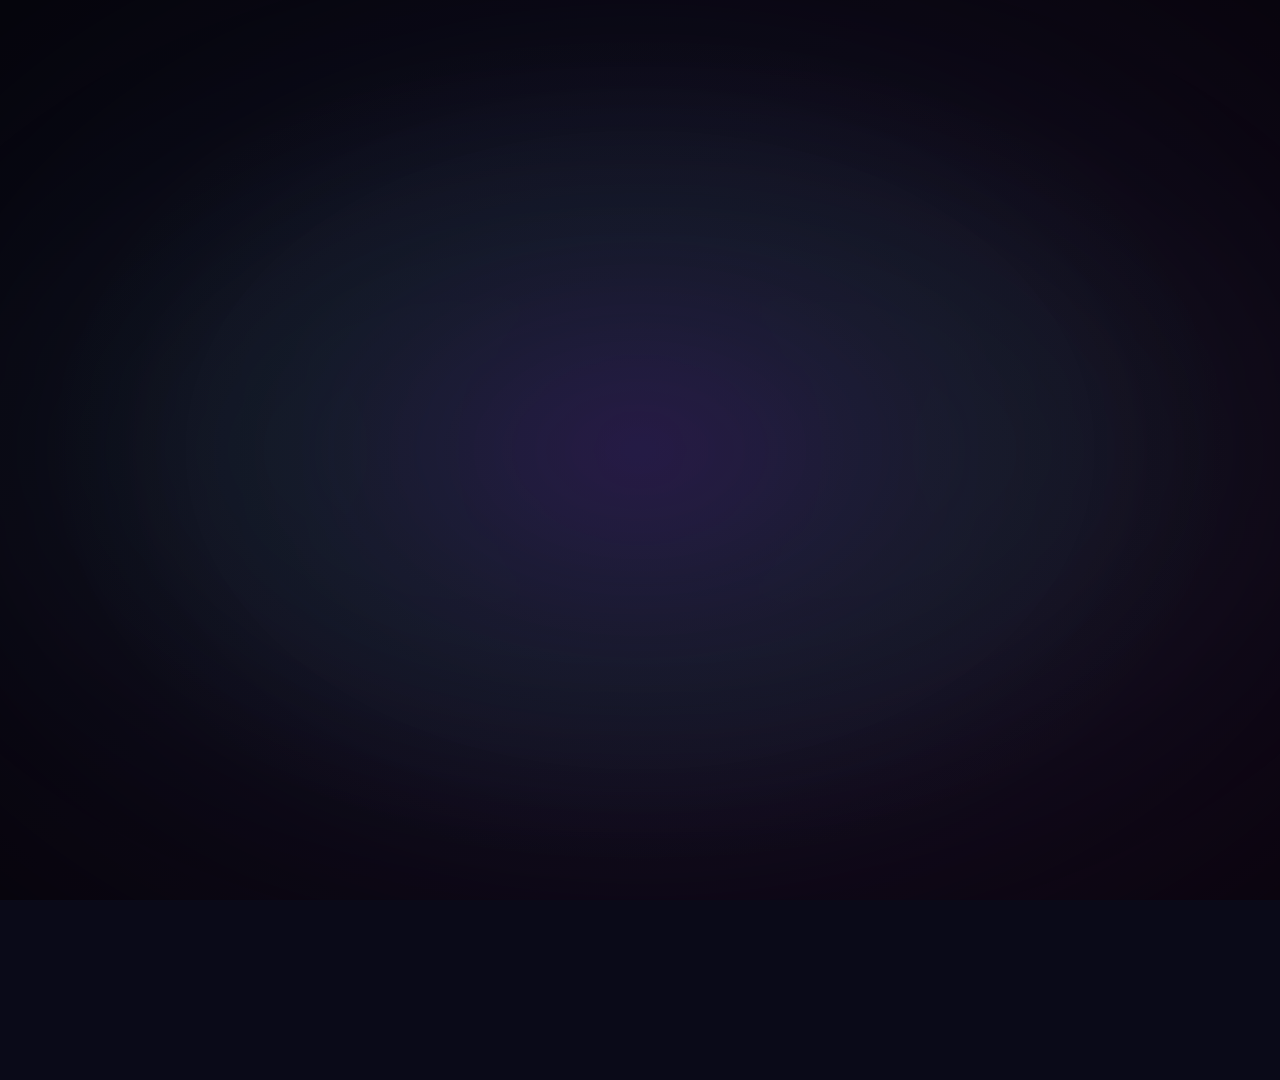
<file: .agents/skills/hyperframes-animation/examples/metric-video-text-pivot.html>
<!doctype html>
<html lang="en">
  <head>
    <meta charset="UTF-8" />
    <meta name="viewport" content="width=1920, height=1080" />
    <title>Scene 07 — HyperFrames Video Kinetic Text Pivot</title>

    <!--
      HyperFrames composition.tsx.

      Choreography (4 phases, 6.5 seconds total):
        0.17 – 0.87s   "HyperFrames" badge fades in (top)
        0.17 – 0.87s   Demo screen card enters centered (scale 0.6 → 1)
        2.20 – 3.00s   Video slides left to 32% W (scale → 0.85); MP4 pops in on right
                       with 5-layer green depth stack and bouncy back.out(1.6)
        3.00 – 3.86s   MP4 breathes (±2% scale at ~1.9 Hz)
        3.86 – 4.46s   Video and MP4 slide off left + fade; typing stage fades in center
        4.36 – 5.13s   "HTML pages become video" types char-by-char (23 chars at 30 ch/s)
                       Accent words "pages" and "video" in brand green
        4.83 – 5.43s   Gradient pill (purple → green) scales in behind line 2 with glow halo
        5.13 – 5.63s   "frame by frame." types char-by-char inside the pill
        0 – 6.50s      Continuous: video float, cursor blink, stat breath
                       (each gated by time window)
          so entry, continuous motion, and static tilt never overwrite each other
        - Conditional rendering ({frame > X && ...}) replaced by permanent DOM +
          opacity 0 + gates inside the scene-ticker onUpdate
        - Cursor blink derived from tl.time() via Math.floor(t * 2) % 2
        - Demo screen is a self-contained CSS scene (.video-scene); to showcase real
          footage, drop a local mp4 back in as a muted &lt;video class="clip"&gt; (see
          the note at the .video-content markup)
        - 3D depth layers built once at composition setup with document.createElement
    -->

    <script src="https://cdn.jsdelivr.net/npm/gsap@3.14.2/dist/gsap.min.js"></script>

    <style>
      :root {
        --bg-dark: #0a0a18;
        --text-primary: #ffffff;
        --text-secondary: rgba(255, 255, 255, 0.65);
        --brand-purple: #7c3aed;
        --brand-purple-soft: #a78bfa;
        --brand-green: #22c55e;
        --brand-purple-glow: rgba(124, 58, 237, 1);
        --brand-green-glow: rgba(34, 197, 94, 1);
      }
      * {
        margin: 0;
        padding: 0;
        box-sizing: border-box;
      }
      html,
      body {
        margin: 0;
        width: 1920px;
        height: 1080px;
        overflow: hidden;
        background: var(--bg-dark);
        font-family:
          "Inter",
          system-ui,
          -apple-system,
          sans-serif;
        color: var(--text-primary);
      }

      .stage {
        position: absolute;
        inset: 0;
        overflow: hidden;
      }

      /* ============================================================
         BACKGROUND + AMBIENT GLOW
         ============================================================ */
      .bg {
        position: absolute;
        inset: 0;
        background:
          radial-gradient(ellipse at 50% 50%, rgba(40, 30, 80, 0.5), transparent 65%),
          linear-gradient(135deg, #0a0a18 0%, #160a1f 100%);
      }
      .ambient-glow {
        position: absolute;
        left: 50%;
        top: 50%;
        transform: translate(-50%, -50%);
        width: 1536px;
        height: 864px;
        background: radial-gradient(
          ellipse at center,
          rgba(147, 51, 234, 0.13) 0%,
          rgba(34, 197, 94, 0.08) 30%,
          transparent 70%
        );
        filter: blur(80px);
        pointer-events: none;
      }

      /* ============================================================
         BADGE
         ============================================================ */
      .badge {
        position: absolute;
        top: 42px;
        left: 50%;
        transform: translateX(-50%);
        padding: 12px 32px;
        font-size: 112px;
        font-weight: 800;
        color: var(--text-primary);
        line-height: 1;
        white-space: nowrap;
        text-shadow:
          0 0 32px rgba(248, 250, 252, 0.12),
          0 0 72px rgba(24, 217, 232, 0.1);
        will-change: transform, opacity;
        /* initial opacity 0 + scale 0.9 via gsap.set */
      }
      .badge .accent {
        color: var(--brand-purple-soft);
        background: linear-gradient(135deg, var(--brand-purple-soft) 0%, var(--brand-purple) 72%);
        -webkit-background-clip: text;
        background-clip: text;
        -webkit-text-fill-color: transparent;
        filter: drop-shadow(0 0 28px rgba(124, 58, 237, 0.34));
      }

      /* ============================================================
         VIDEO CARD — three nested wrappers
         ============================================================ */
      .video-pos {
        position: absolute;
        left: 0;
        top: 0;
        width: 1040px;
        height: 585px; /* 16:9 ratio, intentionally large for the pivot beat */
        margin-left: -520px; /* so x: W/2 centers it */
        margin-top: -292.5px;
        will-change: transform, opacity;
      }
      .video-float {
        width: 100%;
        height: 100%;
        will-change: transform;
      }
      .video-tilt {
        width: 100%;
        height: 100%;
        transform-style: preserve-3d;
        transform: rotateX(5deg) rotateY(15deg);
      }
      .video-content {
        width: 100%;
        height: 100%;
        border-radius: 16px;
        overflow: hidden;
        border: 2px solid rgba(255, 255, 255, 0.1);
        box-shadow:
          0 30px 60px rgba(0, 0, 0, 0.5),
          0 0 80px rgba(147, 51, 234, 0.2),
          0 0 120px rgba(34, 197, 94, 0.15);
        position: relative;
      }
      .video-scene {
        position: absolute;
        inset: 0;
        background:
          radial-gradient(circle at 30% 30%, rgba(255, 200, 100, 0.4), transparent 50%),
          linear-gradient(135deg, #1a3a5f 0%, #2a4570 50%, #3a2a5a 100%);
      }
      .video-scene::before {
        content: "";
        position: absolute;
        top: 35%;
        left: 40%;
        width: 220px;
        height: 220px;
        border-radius: 50%;
        background: linear-gradient(135deg, #fbbf24, #f97316);
        opacity: 0.6;
        filter: blur(8px);
      }
      .video-caption {
        position: absolute;
        bottom: 60px;
        left: 50%;
        transform: translateX(-50%);
        padding: 12px 24px;
        background: rgba(0, 0, 0, 0.7);
        border-radius: 8px;
        color: var(--text-primary);
        font-size: 34px;
        font-weight: 600;
        white-space: nowrap;
      }
      .video-caption .accent {
        color: var(--brand-green);
      }
      .video-reflection {
        position: absolute;
        top: 0;
        left: 0;
        right: 0;
        height: 40%;
        background: linear-gradient(180deg, rgba(255, 255, 255, 0.08) 0%, transparent 100%);
        pointer-events: none;
      }

      /* ============================================================
         MP4 STAT — three nested wrappers + depth stack
         ============================================================ */
      .stat-pos {
        position: absolute;
        left: 0;
        top: 0;
        will-change: transform, opacity;
      }
      .stat-breath {
        will-change: transform;
      }
      .stat-tilt {
        transform-style: preserve-3d;
        transform: rotateX(5deg) rotateY(-15deg);
      }
      .depth-stack {
        position: relative;
        display: inline-block;
        font-size: 340px;
        font-weight: 900;
        letter-spacing: -0.03em;
        line-height: 1;
      }
      .depth-stack .depth-layer.front {
        position: relative;
        color: var(--brand-green);
      }
      .depth-stack .depth-layer.back {
        position: absolute;
        top: var(--top);
        left: var(--left);
        color: rgba(34, 197, 94, var(--alpha));
      }

      /* ============================================================
         TYPING STAGE — center, fades in during pivot
         ============================================================ */
      .typing-stage {
        position: absolute;
        left: 50%;
        top: 50%;
        transform: translate(-50%, -50%);
        will-change: transform, opacity;
      }
      .typing-tilt {
        perspective: 1200px;
        transform-style: preserve-3d;
        transform: rotateY(-15deg) rotateX(5deg);
        display: flex;
        flex-direction: column;
        align-items: center;
        justify-content: center;
        gap: 30px;
      }
      .line1 {
        display: flex;
        align-items: center;
        white-space: pre;
      }
      .seg {
        font-size: 124px;
        font-weight: 700;
        color: var(--text-primary);
        white-space: pre;
        line-height: 1;
      }
      .seg.accent,
      .seg.accent2 {
        color: var(--brand-green);
      }

      .cursor {
        display: inline-block;
        width: 10px;
        height: 124px;
        background-color: var(--text-primary);
        margin-left: 8px;
        vertical-align: middle;
        transform: translateY(4px);
        opacity: 0;
        will-change: opacity;
      }
      .cursor.green {
        background-color: var(--brand-green);
      }

      .line2-wrap {
        position: relative;
        display: flex;
        align-items: center;
        justify-content: center;
        padding: 24px 64px;
      }
      .pill-bg {
        position: absolute;
        top: 50%;
        left: 50%;
        transform: translate(-50%, -50%) scale(0);
        width: calc(100% + 80px);
        height: calc(100% + 40px);
        border-radius: 80px;
        background: linear-gradient(90deg, var(--brand-purple) 0%, var(--brand-green) 100%);
        opacity: 0;
        z-index: -1;
        will-change: transform, opacity;
      }
      .pill-glow {
        position: absolute;
        top: 50%;
        left: 50%;
        transform: translate(-50%, -50%);
        width: calc(100% + 100px);
        height: calc(100% + 60px);
        border-radius: 80px;
        background: radial-gradient(
          ellipse at center,
          var(--brand-purple-glow) 0%,
          transparent 70%
        );
        opacity: 0;
        filter: blur(30px);
        z-index: -2;
        will-change: opacity;
      }
      .line2-content {
        display: flex;
        align-items: center;
        position: relative;
        z-index: 1;
        opacity: 0;
        will-change: opacity;
      }
      .seg.line2 {
        color: var(--text-primary);
      }

      /* ============================================================
         VIGNETTE
         ============================================================ */
      .vignette {
        position: absolute;
        inset: 0;
        background: radial-gradient(ellipse at center, transparent 50%, rgba(0, 0, 0, 0.5) 100%);
        pointer-events: none;
        z-index: 400;
      }
    </style>
  </head>
  <body>
    <div
      id="root"
      data-composition-id="main"
      data-start="0"
      data-duration="6.5"
      data-width="1920"
      data-height="1080"
    >
      <div
        class="stage clip"
        data-start="0"
        data-duration="6.5"
        data-track-index="1"
        id="scene-stage"
      >
        <div class="bg"></div>
        <div class="ambient-glow"></div>

        <div class="badge" id="badge">Hyper<span class="accent">Frames</span></div>

        <!-- Video card -->
        <div class="video-pos" id="video-pos" data-layout-allow-overflow>
          <div class="video-float" id="video-float">
            <div class="video-tilt">
              <div class="video-content">
                <div class="video-scene"></div>
                <!-- To showcase real footage, add a local mp4 on top of .video-scene:
                     &lt;video id="demo-video" class="clip" src="assets/demo.mp4"
                       style="position:absolute;inset:0;width:100%;height:100%;object-fit:cover"
                       data-start="0.17" data-duration="3.69" data-track-index="2"
                       data-media-start="0" muted playsinline&gt;&lt;/video&gt; -->
                <div class="video-caption">
                  HTML, CSS and JS become <span class="accent">video</span>
                </div>
                <div class="video-reflection"></div>
              </div>
            </div>
          </div>
        </div>

        <!-- MP4 stat -->
        <div class="stat-pos" id="stat-pos" data-layout-allow-overflow>
          <div class="stat-breath" id="stat-breath">
            <div class="stat-tilt">
              <div class="depth-stack" id="depth-stack-97" data-text="MP4"></div>
            </div>
          </div>
        </div>

        <!-- Typing -->
        <div class="typing-stage" id="typing-stage">
          <div class="typing-tilt">
            <div class="line1">
              <span class="seg main">HTML </span><span class="seg accent">pages</span
              ><span class="seg suffix"> become </span><span class="seg accent2">video</span
              ><span class="cursor cursor1" id="cursor1"></span>
            </div>
            <div class="line2-wrap">
              <div class="pill-bg" id="pill-bg"></div>
              <div class="pill-glow" id="pill-glow"></div>
              <div class="line2-content">
                <span class="seg line2">frame by frame.</span
                ><span class="cursor cursor2" id="cursor2"></span>
              </div>
            </div>
          </div>
        </div>
      </div>

      <div class="vignette"></div>
    </div>

    <script>
      /* ================================================================
         CONSTANTS
         ================================================================ */
      const W = 1920,
        H = 1080;
      const TOTAL_DUR = 6.5;

      /* ASR-anchored timing (the source source frame counts converted to seconds at 30fps). */
      const TIMING = {
        // Phase 1: video + badge enter
        badgeAt: 0.17,
        badgeDur: 0.7,
        videoEntryAt: 0.17,
        videoEntryDur: 0.7,

        // Phase 2: video slides, MP4 appears
        slideAt: 2.2,
        videoSlideDur: 0.8,
        videoSlideX: W * 0.29,
        videoSlideScale: 0.92,

        statEntryDur: 0.6,
        statEntryX: W * 0.6,
        statBreathAt: 3.0, // entry settles by here, breath begins
        statBreathDur: 0.86, // until exit at 3.86

        // Phase 3: pivot — both exit, typing begins
        pivotAt: 3.86,
        exitDur: 0.6,
        videoExitX: -W * 0.5,
        statExitX: -W * 0.7,
        typingStageDur: 0.5,

        // Phase 3 typing
        typingStartAt: 4.36, // pivotAt + 0.5 s stage settle
        typeRate: 30, // chars/sec

        // Phase 4: pill
        pillAt: 4.83, // typing reaches line2 at this time
        pillDur: 0.6,
        pillGlowDur: 0.8,
      };

      /* Text segments and boundaries */
      const SEG = {
        main: "HTML ",
        accent: "pages",
        suffix: " become ",
        accent2: "video",
        line2: "frame by frame.",
      };
      const BOUNDS = {
        mainEnd: SEG.main.length, // 5
        accentEnd: SEG.main.length + SEG.accent.length, // 10
        suffixEnd: SEG.main.length + SEG.accent.length + SEG.suffix.length, // 18
        accent2End: SEG.main.length + SEG.accent.length + SEG.suffix.length + SEG.accent2.length, // 23
        line2End:
          SEG.main.length +
          SEG.accent.length +
          SEG.suffix.length +
          SEG.accent2.length +
          SEG.line2.length, // 38
      };
      const TYPING_DUR = (BOUNDS.line2End - 0) / TIMING.typeRate; // ≈ 1.3 s

      /* ================================================================
         BUILD DOM — 5-layer depth stack for "MP4"
         ================================================================ */
      const LAYER_COUNT = 5;
      const OFFSET_X = 1;
      const OFFSET_Y = 2;
      const depthStack = document.getElementById("depth-stack-97");
      const depthText = depthStack.dataset.text;
      for (let i = 0; i < LAYER_COUNT; i++) {
        const layer = document.createElement("div");
        layer.className = "depth-layer " + (i === LAYER_COUNT - 1 ? "front" : "back");
        layer.textContent = depthText;
        if (i < LAYER_COUNT - 1) {
          layer.setAttribute("aria-hidden", "true");
          const alpha = 0.62 + 0.08 * (LAYER_COUNT - 2 - i);
          layer.style.setProperty("--alpha", alpha);
          layer.style.setProperty("--top", i * OFFSET_Y + "px");
          layer.style.setProperty("--left", -i * OFFSET_X + "px");
        }
        depthStack.appendChild(layer);
      }

      /* ================================================================
         INITIAL STATES (via gsap.set, before the timeline runs)
         ================================================================ */
      gsap.set("#badge", { opacity: 0, scale: 0.9 });

      // Video starts centered (x = W/2, y = H/2 via the .video-pos margin trick)
      gsap.set("#video-pos", { x: W / 2, y: H / 2, scale: 0.6, opacity: 0 });

      // Stat starts off-right + below + small + invisible
      gsap.set("#stat-pos", { x: TIMING.statEntryX, y: H * 0.42 + 60, scale: 0.3, opacity: 0 });

      gsap.set("#typing-stage", { scale: 0.9, opacity: 0 });

      /* ================================================================
         TIMELINE
         ================================================================ */
      window.__timelines = window.__timelines || {};
      const tl = gsap.timeline({ paused: true });
      window.__timelines["main"] = tl;

      /* ----------------------------------------------------------------
         PHASE 1: Badge + Video entry
         ---------------------------------------------------------------- */
      tl.to(
        "#badge",
        {
          opacity: 1,
          scale: 1,
          duration: TIMING.badgeDur,
          ease: "power3.out",
        },
        TIMING.badgeAt,
      );

      tl.to(
        "#video-pos",
        {
          scale: 1,
          opacity: 1,
          duration: TIMING.videoEntryDur,
          ease: "power3.out", // spring(stiffness:80, damping:15)
        },
        TIMING.videoEntryAt,
      );

      /* ----------------------------------------------------------------
         PHASE 2: Video slides left, MP4 appears on right
         ---------------------------------------------------------------- */
      tl.to(
        "#video-pos",
        {
          x: TIMING.videoSlideX,
          scale: TIMING.videoSlideScale,
          duration: TIMING.videoSlideDur,
          ease: "power3.out", // spring(stiffness:100, damping:18)
        },
        TIMING.slideAt,
      );

      tl.to(
        "#stat-pos",
        {
          y: H * 0.42, // rises to final y
          scale: 1,
          opacity: 1,
          duration: TIMING.statEntryDur,
          ease: "back.out(1.6)", // spring(stiffness:150, damping:12)
        },
        TIMING.slideAt,
      );

      /* ----------------------------------------------------------------
         PHASE 3: Pivot — video + stat exit; typing fades in
         ---------------------------------------------------------------- */
      tl.to(
        "#video-pos",
        {
          x: TIMING.videoExitX,
          scale: 0.8,
          opacity: 0,
          duration: TIMING.exitDur,
          ease: "power3.out", // spring(stiffness:120, damping:20)
        },
        TIMING.pivotAt,
      );

      tl.to(
        "#stat-pos",
        {
          x: TIMING.statExitX,
          scale: 0.8,
          opacity: 0,
          duration: TIMING.exitDur,
          ease: "power3.out",
        },
        TIMING.pivotAt,
      );

      tl.to(
        "#typing-stage",
        {
          scale: 1,
          opacity: 1,
          duration: TIMING.typingStageDur,
          ease: "power3.out", // spring(stiffness:100, damping:15)
        },
        TIMING.pivotAt,
      );

      /* ----------------------------------------------------------------
         PHASE 3 (continued): Character-by-character typing
         ---------------------------------------------------------------- */
      const segMain = document.querySelector(".seg.main");
      const segAccent = document.querySelector(".seg.accent");
      const segSuffix = document.querySelector(".seg.suffix");
      const segAccent2 = document.querySelector(".seg.accent2");
      const segLine2 = document.querySelector(".seg.line2");

      const typeProxy = { idx: 0 };
      function typedIndexAt(t) {
        if (t < TIMING.typingStartAt) return 0;
        return Math.min(BOUNDS.line2End, Math.floor((t - TIMING.typingStartAt) * TIMING.typeRate));
      }

      function renderTypedText(i) {
        const m = SEG.main.slice(0, Math.min(i, BOUNDS.mainEnd));
        const a = SEG.accent.slice(0, Math.max(0, Math.min(i - BOUNDS.mainEnd, SEG.accent.length)));
        const s = SEG.suffix.slice(
          0,
          Math.max(0, Math.min(i - BOUNDS.accentEnd, SEG.suffix.length)),
        );
        const a2 = SEG.accent2.slice(
          0,
          Math.max(0, Math.min(i - BOUNDS.suffixEnd, SEG.accent2.length)),
        );
        const l2 = SEG.line2.slice(
          0,
          Math.max(0, Math.min(i - BOUNDS.accent2End, SEG.line2.length)),
        );
        if (segMain.textContent !== m) segMain.textContent = m;
        if (segAccent.textContent !== a) segAccent.textContent = a;
        if (segSuffix.textContent !== s) segSuffix.textContent = s;
        if (segAccent2.textContent !== a2) segAccent2.textContent = a2;
        if (segLine2.textContent !== l2) segLine2.textContent = l2;
      }

      tl.to(
        typeProxy,
        {
          idx: BOUNDS.line2End,
          duration: TYPING_DUR,
          ease: "none",
          onUpdate: function () {
            renderTypedText(Math.floor(typeProxy.idx));
          },
        },
        TIMING.typingStartAt,
      );

      /* ----------------------------------------------------------------
         PHASE 4: Gradient pill behind line 2
         ---------------------------------------------------------------- */
      gsap.set("#pill-bg", { scaleX: 0, scaleY: 0.5, opacity: 0 });
      gsap.set("#pill-glow", { opacity: 0 });

      tl.to(
        "#pill-bg",
        {
          scaleX: 1,
          scaleY: 1,
          opacity: 0.9,
          duration: TIMING.pillDur,
          ease: "power3.out", // spring(stiffness:80, damping:15)
        },
        TIMING.pillAt,
      );

      tl.to(
        "#pill-glow",
        {
          opacity: 0.5,
          duration: TIMING.pillGlowDur,
          ease: "power2.out",
        },
        TIMING.pillAt,
      );

      tl.to(
        ".line2-content",
        {
          opacity: 1,
          duration: 0.18,
          ease: "power2.out",
        },
        TIMING.pillAt + 0.3,
      );

      /* ----------------------------------------------------------------
         CONTINUOUS SCENE-TICKER — float, breath, cursor blink
         All gated by time windows so they only fire when visible.
         ---------------------------------------------------------------- */
      const videoFloat = document.getElementById("video-float");
      const statBreathEl = document.getElementById("stat-breath");
      const cursor1El = document.getElementById("cursor1");
      const cursor2El = document.getElementById("cursor2");

      tl.to(
        { tick: 0 },
        {
          tick: 1,
          duration: TOTAL_DUR,
          ease: "none",
          onUpdate: function () {
            const t = tl.time();
            const idx = typedIndexAt(t);
            renderTypedText(idx);

            // Video float — only while video is visible (Phase 1 + 2)
            if (t < TIMING.pivotAt) {
              const floatY = Math.sin(t * 0.9) * 6;
              gsap.set(videoFloat, { y: floatY });
            }

            // Stat breath — only while MP4 is settled and not yet exiting
            if (t > TIMING.statBreathAt && t < TIMING.pivotAt) {
              const breath = 1 + Math.sin((t - TIMING.statBreathAt) * 1.2) * 0.02;
              gsap.set(statBreathEl, { scale: breath });
            }

            // Cursor blink — 1 Hz (Math.floor(t * 2) % 2 === 0 → on for 0.5s, off for 0.5s)
            const blink = Math.floor(t * 2) % 2 === 0 ? 1 : 0;

            // Cursor 1: visible while typing line 1 (idx < accent2End)
            // Determine cursor color: green when typing accent segments, white otherwise.
            if (t >= TIMING.typingStartAt && idx < BOUNDS.accent2End) {
              const inAccent = idx >= BOUNDS.mainEnd && idx < BOUNDS.accentEnd;
              const inAccent2 = idx >= BOUNDS.suffixEnd && idx < BOUNDS.accent2End;
              const isGreen = inAccent || inAccent2;
              cursor1El.style.opacity = blink;
              if (cursor1El._lastGreen !== isGreen) {
                cursor1El.classList.toggle("green", isGreen);
                cursor1El._lastGreen = isGreen;
              }
            } else {
              cursor1El.style.opacity = 0;
            }

            // Cursor 2: visible while typing line 2 (idx ≥ accent2End && idx < line2End)
            if (idx >= BOUNDS.accent2End && idx < BOUNDS.line2End) {
              cursor2El.style.opacity = blink;
            } else {
              cursor2El.style.opacity = 0;
            }
          },
        },
        0,
      );
    </script>
  </body>
</html>
</file>
<file: 08_ARTEFAK/buku-sop-digital/styles.css>
/* ==========================================================================
   BUKU PEDOMAN STANDAR OPERASIONAL PROSEDUR (SOP) FISIK
   UPT Perpustakaan Fakultas Teknik Universitas Negeri Yogyakarta
   Clean, Restrained, High-End Academic Editorial Reader (Zero-Slop)
   ========================================================================== */

@import url('https://fonts.googleapis.com/css2?family=Cinzel:wght@600;700&family=EB+Garamond:ital,wght@0,400;0,500;0,600;0,700;1,400;1,500&family=JetBrains+Mono:wght@400;500;600&family=Merriweather:ital,wght@0,300;0,400;0,700;1,300&family=Plus+Jakarta+Sans:wght@400;500;600;700&display=swap');

:root {
  /* Clean Academic Palette */
  --bg-desk: #f4f1ea;
  --bg-sidebar: #faf8f5;
  --bg-paper: #ffffff;
  --text-main: #242220;
  --text-muted: #5c554e;
  --text-heading: #141f36;
  --border-subtle: #e5e0d8;
  --border-strong: #c8c0b2;
  
  /* Institutional Colors */
  --uny-navy: #0d3b66;
  --uny-navy-light: #164e85;
  --uny-gold: #b38b22;
  --accent-soft: #f0f4f8;
  
  /* Typography */
  --font-serif: 'EB Garamond', 'Merriweather', Georgia, serif;
  --font-heading: 'Merriweather', 'EB Garamond', Georgia, serif;
  --font-display: 'Cinzel', Georgia, serif;
  --font-sans: 'Plus Jakarta Sans', system-ui, -apple-system, sans-serif;
  --font-mono: 'JetBrains Mono', monospace;
  
  /* A4 Geometry (Standar Baku Monograf Akademik FT UNY) */
  --sheet-width: 210mm;
  --sheet-min-height: 297mm;
  --sheet-padding: 25mm 20mm 20mm 25mm;
  --shadow-sheet: 0 4px 20px rgba(0, 0, 0, 0.06), 0 1px 3px rgba(0, 0, 0, 0.03);
}

/* Sepia Mode: Classic Warm Paper */
body.mode-sepia {
  --bg-desk: #ebe3d5;
  --bg-sidebar: #f3ecdf;
  --bg-paper: #faf4e8;
  --text-main: #33261a;
  --text-muted: #6e5e4e;
  --text-heading: #261a0f;
  --border-subtle: #dfd2be;
  --border-strong: #c2b199;
  --uny-navy: #23426b;
  --accent-soft: #ede4d3;
}

/* Dark Mode: Soft Night Reading (Calm Charcoal, Not Pitch Black) */
body.mode-dark {
  --bg-desk: #121315;
  --bg-sidebar: #18191c;
  --bg-paper: #1e2023;
  --text-main: #e2ded9;
  --text-muted: #9e978e;
  --text-heading: #f5f2ed;
  --border-subtle: #2d3035;
  --border-strong: #40444b;
  --uny-navy: #68a0d9;
  --accent-soft: #25282d;
}

* {
  box-sizing: border-box;
  margin: 0;
  padding: 0;
}

body {
  font-family: var(--font-serif);
  background-color: var(--bg-desk);
  color: var(--text-main);
  line-height: 1.75;
  height: 100vh;
  display: flex;
  flex-direction: column;
  overflow: hidden;
  transition: background-color 0.2s ease, color 0.2s ease;
}

/* ==========================================================================
   CLEAN TOPBAR (MINIMALIST ACADEMIC READER CONTROLS)
   ========================================================================== */
.reader-topbar {
  background: var(--bg-paper);
  color: var(--text-main);
  height: 54px;
  padding: 0 1.5rem;
  display: flex;
  align-items: center;
  justify-content: space-between;
  border-bottom: 1px solid var(--border-subtle);
  z-index: 100;
  flex-shrink: 0;
}

.topbar-left {
  display: flex;
  align-items: center;
  gap: 1rem;
}

.btn-sidebar-toggle {
  background: var(--bg-desk);
  border: 1px solid var(--border-subtle);
  color: var(--text-main);
  padding: 0.35rem 0.75rem;
  border-radius: 4px;
  cursor: pointer;
  display: inline-flex;
  align-items: center;
  gap: 0.45rem;
  font-family: var(--font-sans);
  font-size: 0.8rem;
  font-weight: 600;
  transition: all 0.15s ease;
}
.btn-sidebar-toggle:hover {
  background: var(--border-subtle);
  color: var(--uny-navy);
}

.book-meta-badge {
  display: flex;
  align-items: center;
  gap: 0.75rem;
}

.book-tag {
  background: var(--accent-soft);
  color: var(--uny-navy);
  font-family: var(--font-sans);
  font-weight: 700;
  font-size: 0.68rem;
  padding: 0.2rem 0.5rem;
  border-radius: 3px;
  letter-spacing: 0.04em;
  text-transform: uppercase;
}

.book-title-header {
  font-family: var(--font-heading);
  font-size: 0.88rem;
  font-weight: 700;
  color: var(--text-heading);
}

.book-doc-no {
  font-size: 0.72rem;
  color: var(--text-muted);
  font-family: var(--font-mono);
}

.topbar-center {
  display: flex;
  align-items: center;
  gap: 0.5rem;
}

.turner-btn {
  background: transparent;
  border: 1px solid var(--border-subtle);
  color: var(--text-main);
  padding: 0.3rem 0.65rem;
  border-radius: 4px;
  cursor: pointer;
  font-family: var(--font-sans);
  font-size: 0.78rem;
  font-weight: 600;
  display: inline-flex;
  align-items: center;
  gap: 0.35rem;
  transition: all 0.15s ease;
}
.turner-btn:hover:not(:disabled) {
  background: var(--bg-desk);
  border-color: var(--uny-navy);
  color: var(--uny-navy);
}
.turner-btn:disabled {
  opacity: 0.35;
  cursor: not-allowed;
}

.turner-indicator-text {
  font-family: var(--font-sans);
  font-size: 0.78rem;
  font-weight: 600;
  color: var(--text-muted);
  padding: 0 0.5rem;
}

.topbar-right {
  display: flex;
  align-items: center;
  gap: 0.65rem;
}

.reader-control-group {
  display: flex;
  align-items: center;
  background: var(--bg-desk);
  border: 1px solid var(--border-subtle);
  border-radius: 4px;
  padding: 0.1rem;
}

.btn-tool {
  background: transparent;
  border: none;
  color: var(--text-muted);
  padding: 0.25rem 0.55rem;
  font-size: 0.75rem;
  font-family: var(--font-sans);
  border-radius: 3px;
  cursor: pointer;
  font-weight: 600;
  transition: all 0.15s ease;
}
.btn-tool:hover {
  color: var(--text-main);
}
.btn-tool.is-active {
  background: var(--bg-paper);
  color: var(--uny-navy);
  box-shadow: 0 1px 3px rgba(0,0,0,0.08);
}

.btn-print-book {
  background: var(--uny-navy);
  color: #ffffff;
  border: none;
  font-family: var(--font-sans);
  font-weight: 600;
  font-size: 0.78rem;
  padding: 0.35rem 0.85rem;
  border-radius: 4px;
  cursor: pointer;
  display: inline-flex;
  align-items: center;
  gap: 0.4rem;
  transition: background 0.15s ease;
}
.btn-print-book:hover {
  background: var(--uny-navy-light);
}

/* ==========================================================================
   WORKSPACE & SIDEBAR TOC
   ========================================================================== */
.reader-workspace {
  display: flex;
  flex: 1;
  overflow: hidden;
  position: relative;
}

/* Clean Sidebar */
.reader-sidebar {
  width: 320px;
  background: var(--bg-sidebar);
  border-right: 1px solid var(--border-subtle);
  display: flex;
  flex-direction: column;
  flex-shrink: 0;
  transition: transform 0.25s cubic-bezier(0.16, 1, 0.3, 1), width 0.25s ease;
  z-index: 50;
}
.reader-sidebar.is-collapsed {
  transform: translateX(-320px);
  width: 0;
}

.sidebar-search-box {
  padding: 0.85rem 1rem;
  border-bottom: 1px solid var(--border-subtle);
}
.search-input-wrap {
  position: relative;
}
.search-input-wrap input {
  width: 100%;
  background: var(--bg-paper);
  border: 1px solid var(--border-subtle);
  border-radius: 4px;
  padding: 0.4rem 0.65rem 0.4rem 2rem;
  color: var(--text-main);
  font-size: 0.8rem;
  font-family: var(--font-sans);
}
.search-input-wrap input:focus {
  outline: none;
  border-color: var(--uny-navy);
}
.search-input-wrap svg {
  position: absolute;
  left: 0.65rem;
  top: 50%;
  transform: translateY(-50%);
  color: var(--text-muted);
}

.sidebar-toc {
  flex: 1;
  overflow-y: auto;
  padding: 0.75rem 0.5rem;
}
.toc-section-title {
  font-family: var(--font-sans);
  font-size: 0.68rem;
  font-weight: 700;
  text-transform: uppercase;
  color: var(--text-muted);
  letter-spacing: 0.08em;
  padding: 0.65rem 0.75rem 0.25rem 0.75rem;
}

.toc-nav-item {
  width: 100%;
  text-align: left;
  background: transparent;
  border: none;
  color: var(--text-main);
  padding: 0.5rem 0.75rem;
  font-family: var(--font-sans);
  font-size: 0.82rem;
  border-radius: 4px;
  cursor: pointer;
  display: flex;
  align-items: baseline;
  gap: 0.5rem;
  transition: all 0.12s ease;
  line-height: 1.4;
}
.toc-nav-item:hover {
  background: var(--border-subtle);
}
.toc-nav-item.is-active {
  background: var(--accent-soft);
  color: var(--uny-navy);
  font-weight: 700;
  border-left: 3px solid var(--uny-navy);
}
.toc-num {
  font-family: var(--font-sans);
  font-size: 0.72rem;
  font-weight: 700;
  color: var(--uny-navy);
  min-width: 44px;
}

.sidebar-footer-box {
  padding: 0.75rem 1rem;
  border-top: 1px solid var(--border-subtle);
  font-size: 0.72rem;
  color: var(--text-muted);
  font-family: var(--font-sans);
}
.sidebar-footer-box strong {
  display: block;
  color: var(--text-heading);
  font-weight: 600;
}

/* ==========================================================================
   BOOK READING CANVAS & SHEETS
   ========================================================================== */
.reader-content-scroll {
  flex: 1;
  overflow-y: auto;
  padding: 2.5rem 1.5rem 4rem 1.5rem;
  display: flex;
  flex-direction: column;
  align-items: center;
  scroll-behavior: smooth;
}

/* Clean, Dignified Book Folio Sheet (Format Presisi A4 Monograf) */
.paper-sheet {
  background: var(--bg-paper);
  border: 1px solid var(--border-subtle);
  box-shadow: var(--shadow-sheet);
  border-radius: 1px;
  width: var(--sheet-width);
  min-height: var(--sheet-min-height);
  max-width: 100%;
  padding: var(--sheet-padding);
  margin-bottom: 2.5rem;
  position: relative;
  box-sizing: border-box;
  transition: background-color 0.2s ease, border-color 0.2s ease;
}

@media (max-width: 860px) {
  .paper-sheet {
    width: 100%;
    min-height: auto;
    padding: 24px 18px;
    margin-bottom: 1.5rem;
  }
}

/* Clean Running Head at Top of Sheet */
.page-running-head {
  display: flex;
  justify-content: space-between;
  align-items: center;
  font-family: var(--font-sans);
  font-size: 0.68rem;
  letter-spacing: 0.08em;
  text-transform: uppercase;
  color: var(--text-muted);
  border-bottom: 1px solid var(--border-subtle);
  padding-bottom: 0.5rem;
  margin-bottom: 2rem;
  user-select: none;
}

/* ==========================================================================
   COVER SHEET (CLEAN, PRESTIGIOUS INDONESIAN UNIVERSITY HANDBOOK)
   ========================================================================== */
.paper-cover {
  text-align: center;
  padding: 4.5rem 4rem 4rem 4rem;
  border-top: 6px solid var(--uny-navy);
}

.cover-crest-clean {
  width: 72px;
  height: 72px;
  margin: 0 auto 1.5rem auto;
}
.cover-crest-clean svg {
  width: 100%;
  height: 100%;
}

.cover-kemen-title {
  font-family: var(--font-sans);
  font-size: 0.8rem;
  font-weight: 600;
  letter-spacing: 0.08em;
  text-transform: uppercase;
  color: var(--text-muted);
  margin-bottom: 0.2rem;
}
.cover-univ-title {
  font-family: var(--font-heading);
  font-size: 1.15rem;
  font-weight: 800;
  letter-spacing: 0.06em;
  text-transform: uppercase;
  color: var(--text-heading);
  margin-bottom: 0.2rem;
}
.cover-faculty-title {
  font-family: var(--font-heading);
  font-size: 1.35rem;
  font-weight: 800;
  letter-spacing: 0.08em;
  text-transform: uppercase;
  color: var(--uny-navy);
  margin-bottom: 1.75rem;
}

.cover-rule-double {
  width: 100%;
  border-top: 2px solid var(--uny-navy);
  border-bottom: 0.5px solid var(--uny-navy);
  height: 3px;
  margin-bottom: 2.25rem;
}

.cover-doc-type {
  font-family: var(--font-sans);
  font-size: 0.78rem;
  font-weight: 700;
  letter-spacing: 0.16em;
  text-transform: uppercase;
  color: var(--uny-navy);
  margin-bottom: 0.75rem;
}

.cover-main-title {
  font-family: var(--font-heading);
  font-size: 1.85rem;
  font-weight: 800;
  line-height: 1.3;
  color: var(--text-heading);
  margin-bottom: 1rem;
}

.cover-sub-title {
  font-family: var(--font-serif);
  font-size: 1.1rem;
  line-height: 1.55;
  color: var(--text-muted);
  max-width: 640px;
  margin: 0 auto 2.5rem auto;
}

.cover-metadata-block {
  margin: 2rem auto 2.5rem auto;
  max-width: 540px;
  border-top: 1px solid var(--border-strong);
  border-bottom: 1px solid var(--border-strong);
  padding: 1rem 0.5rem;
}

.cover-meta-table {
  width: 100%;
  border-collapse: collapse;
  font-size: 0.82rem;
  text-align: left;
}

.cover-meta-table th {
  font-family: var(--font-sans);
  font-weight: 700;
  text-transform: uppercase;
  letter-spacing: 0.04em;
  color: var(--text-muted);
  width: 44%;
  padding: 0.35rem 0.5rem 0.35rem 0;
  vertical-align: top;
}

.cover-meta-table td {
  font-family: var(--font-mono);
  font-weight: 600;
  color: var(--text-heading);
  padding: 0.35rem 0;
  vertical-align: top;
}

.cover-open-btn {
  background: var(--uny-navy);
  color: #ffffff;
  border: none;
  font-family: var(--font-sans);
  font-size: 0.88rem;
  font-weight: 600;
  padding: 0.65rem 1.5rem;
  border-radius: 4px;
  cursor: pointer;
  display: inline-flex;
  align-items: center;
  gap: 0.5rem;
  transition: background 0.15s ease;
}
.cover-open-btn:hover {
  background: var(--uny-navy-light);
}

/* ==========================================================================
   OFFICIAL KOP SURAT & LEMBAR PENGESAHAN
   ========================================================================== */
.kop-surat-wrapper {
  display: flex;
  align-items: center;
  gap: 1.25rem;
  border-bottom: 3px double var(--text-heading);
  padding-bottom: 0.85rem;
  margin-bottom: 2rem;
  text-align: center;
}

.kop-logo-box {
  width: 58px;
  height: 58px;
  flex-shrink: 0;
}
.kop-logo-box svg {
  width: 100%;
  height: 100%;
}

.kop-text-box {
  flex: 1;
}
.kop-text-box h4 {
  font-family: var(--font-sans);
  font-size: 0.78rem;
  font-weight: 700;
  letter-spacing: 0.06em;
  text-transform: uppercase;
  margin-bottom: 0.1rem;
}
.kop-text-box h3 {
  font-family: var(--font-heading);
  font-size: 1.05rem;
  font-weight: 800;
  letter-spacing: 0.04em;
  text-transform: uppercase;
  color: var(--text-heading);
  margin-bottom: 0.15rem;
}
.kop-text-box p {
  font-family: var(--font-sans);
  font-size: 0.7rem;
  line-height: 1.35;
  color: var(--text-muted);
  margin: 0 !important;
  text-align: center !important;
}

/* ==========================================================================
   CLEAN CHAPTER HEADERS & TYPOGRAPHY
   ========================================================================== */
.chapter-header {
  text-align: center;
  margin-bottom: 2rem;
  padding-bottom: 1rem;
  border-bottom: 1px solid var(--border-subtle);
}
.chapter-roman {
  font-family: var(--font-sans);
  font-size: 0.82rem;
  font-weight: 700;
  letter-spacing: 0.15em;
  text-transform: uppercase;
  color: var(--uny-navy);
  display: block;
  margin-bottom: 0.35rem;
}
.chapter-title {
  font-family: var(--font-heading);
  font-size: 1.55rem;
  font-weight: 700;
  color: var(--text-heading);
  line-height: 1.35;
}

.paper-sheet h3 {
  font-family: var(--font-heading);
  font-size: 1.15rem;
  font-weight: 700;
  margin: 1.85rem 0 0.65rem 0;
  color: var(--text-heading);
  border-bottom: 1px solid var(--border-subtle);
  padding-bottom: 0.35rem;
}

.paper-sheet h4 {
  font-family: var(--font-heading);
  font-size: 0.98rem;
  font-weight: 700;
  margin: 1.25rem 0 0.45rem 0;
  color: var(--text-heading);
}

.paper-sheet p {
  margin-bottom: 1.2rem;
  font-size: 1.02rem;
  line-height: 1.75;
  text-align: justify;
}

.paper-sheet ul, .paper-sheet ol {
  margin: 0.5rem 0 1.25rem 2rem;
  font-size: 0.98rem;
  line-height: 1.7;
}
.paper-sheet li {
  margin-bottom: 0.4rem;
}

/* Catatan Akademik & Prinsip Tata Kelola (Mengikuti Desain Baku Monograf) */
.sop-academic-note {
  background: var(--accent-soft);
  border: 1px solid var(--border-subtle);
  border-left: 3px solid var(--uny-navy);
  padding: 1.1rem 1.35rem;
  margin: 1.5rem 0;
  border-radius: 2px;
}
.sop-academic-note .sop-note-title {
  font-family: var(--font-heading);
  font-size: 0.92rem;
  font-weight: 700;
  color: var(--text-heading);
  margin-bottom: 0.35rem;
  text-align: left;
}
.sop-academic-note p {
  font-size: 0.95rem;
  line-height: 1.7;
  margin-bottom: 0 !important;
  text-align: justify;
}

/* Academic Tables */
.sop-table {
  width: 100%;
  border-collapse: collapse;
  margin: 1.5rem 0;
  font-size: 0.88rem;
  border-top: 2px solid var(--text-heading);
  border-bottom: 2px solid var(--text-heading);
}
.sop-table caption {
  font-family: var(--font-heading);
  font-size: 0.88rem;
  font-weight: 700;
  color: var(--text-heading);
  text-align: left;
  padding-bottom: 0.5rem;
  caption-side: top;
}
.sop-table th {
  background: var(--bg-desk);
  border-bottom: 1px solid var(--text-heading);
  padding: 0.65rem 0.75rem;
  text-align: left;
  font-family: var(--font-sans);
  font-size: 0.75rem;
  font-weight: 700;
  letter-spacing: 0.04em;
  text-transform: uppercase;
  color: var(--text-heading);
}
.sop-table td {
  padding: 0.65rem 0.75rem;
  border-bottom: 1px solid var(--border-subtle);
  vertical-align: top;
  line-height: 1.55;
}
.sop-table tr:nth-child(even) td {
  background: rgba(0, 0, 0, 0.015);
}
body.mode-dark .sop-table tr:nth-child(even) td {
  background: rgba(255, 255, 255, 0.02);
}

/* Alur Koordinasi Birokrasi BMN (BAB IX) */
.process-chain-flow {
  display: flex;
  align-items: center;
  justify-content: space-between;
  background: var(--accent-soft);
  border: 1px solid var(--border-subtle);
  border-radius: 2px;
  padding: 0.85rem 1rem;
  margin: 1.5rem 0;
  gap: 0.5rem;
  overflow-x: auto;
}
.chain-step {
  text-align: center;
  flex: 1;
  min-width: 95px;
}
.chain-step strong {
  display: block;
  font-family: var(--font-sans);
  font-size: 0.74rem;
  font-weight: 700;
  color: var(--uny-navy);
  margin-bottom: 0.2rem;
}
.chain-step span {
  font-family: var(--font-serif);
  font-size: 0.78rem;
  color: var(--text-main);
  line-height: 1.3;
}
.chain-arrow {
  color: var(--text-muted);
  font-weight: 700;
  font-size: 1.1rem;
  flex-shrink: 0;
}

/* Formula Perhitungan Akademik (BAB VII) */
.academic-formula {
  background: var(--accent-soft);
  border: 1px solid var(--border-subtle);
  border-left: 3px solid var(--uny-navy);
  border-radius: 2px;
  padding: 1rem 1.25rem;
  margin: 1.25rem 0;
  text-align: center;
}
.formula-label {
  display: block;
  font-family: var(--font-sans);
  font-size: 0.75rem;
  font-weight: 700;
  letter-spacing: 0.04em;
  text-transform: uppercase;
  color: var(--text-muted);
  margin-bottom: 0.5rem;
}
.formula-math {
  font-family: var(--font-serif);
  font-size: 1.05rem;
  font-style: italic;
  font-weight: 600;
  color: var(--text-heading);
}

/* Signatures */
.signature-grid {
  display: grid;
  grid-template-columns: 1fr 1fr;
  gap: 2.5rem;
  margin-top: 2.5rem;
  padding-top: 1.5rem;
  border-top: 1px dashed var(--border-subtle);
}
.sig-cell {
  text-align: center;
  font-size: 0.86rem;
  line-height: 1.45;
}
.sig-spacer {
  height: 65px;
}

/* ==========================================================================
   CONSOLIDATED SINGLE FOOTER PER SHEET
   ========================================================================== */
.sheet-unified-footer {
  display: flex;
  justify-content: space-between;
  align-items: center;
  margin-top: 2.5rem;
  padding-top: 1rem;
  border-top: 1px solid var(--border-subtle);
  user-select: none;
}

.sheet-page-info {
  font-family: var(--font-sans);
  font-size: 0.75rem;
  color: var(--text-muted);
  text-align: center;
}
.sheet-page-info .page-num {
  font-weight: 700;
  color: var(--text-heading);
}

.btn-sheet-nav {
  background: var(--bg-desk);
  border: 1px solid var(--border-subtle);
  color: var(--text-main);
  font-family: var(--font-sans);
  font-size: 0.78rem;
  font-weight: 600;
  padding: 0.4rem 0.85rem;
  border-radius: 4px;
  cursor: pointer;
  display: inline-flex;
  align-items: center;
  gap: 0.4rem;
  transition: all 0.15s ease;
}
.btn-sheet-nav:hover {
  background: var(--border-subtle);
  color: var(--uny-navy);
}

/* ==========================================================================
   PRINT OUTPUT (A4 MONOGRAPH)
   ========================================================================== */
@media print {
  @page {
    size: A4 portrait;
    margin: 25mm 20mm 20mm 25mm;
  }

  body {
    background: #ffffff !important;
    color: #000000 !important;
    height: auto !important;
    overflow: visible !important;
  }

  .reader-topbar,
  .reader-sidebar,
  .sheet-unified-footer,
  .cover-open-btn {
    display: none !important;
  }

  .reader-workspace,
  .reader-content-scroll {
    display: block !important;
    padding: 0 !important;
    margin: 0 !important;
    overflow: visible !important;
    height: auto !important;
  }

  .paper-sheet {
    width: 100% !important;
    min-height: auto !important;
    box-shadow: none !important;
    border: none !important;
    padding: 0 !important;
    margin: 0 0 2cm 0 !important;
    max-width: 100% !important;
    page-break-after: always;
    break-after: page;
  }

  .sop-table th {
    background: #f1f5f9 !important;
    -webkit-print-color-adjust: exact;
    print-color-adjust: exact;
  }
}
</file>
<file: 08_ARTEFAK/mockup-2/styles.css>
/* ==========================================================================
   SIMPEL-KOLEKSI FT UNY — Mockup v2 (Streamlined & User-Friendly Design)
   Pure Vanilla CSS — Minimalist, Clean, High-Fidelity UI System
   ========================================================================== */

@import url('https://fonts.googleapis.com/css2?family=Plus+Jakarta+Sans:wght@400;500;600;700;800&family=JetBrains+Mono:wght@400;500;600;700&display=swap');

:root {
  /* Brand Palette (UNY Deep Navy & Tech Blue) */
  --navy-950: #061124;
  --navy-900: #0A1931;
  --navy-850: #0F2347;
  --navy-800: #153265;
  --navy-700: #1E448A;
  --navy-600: #2563EB;
  --navy-500: #3B82F6;
  --navy-400: #60A5FA;
  --navy-200: #BFDBFE;
  --navy-100: #DBEAFE;
  --navy-50:  #EFF6FF;

  /* Accent Colors */
  --accent-cyan: #0284C7;
  --accent-cyan-light: #E0F2FE;

  /* Semantic SLA & Status */
  --sla-ok: #10B981;
  --sla-ok-bg: #ECFDF5;
  --sla-ok-border: #A7F3D0;
  --sla-ok-text: #065F46;

  --sla-warn: #F59E0B;
  --sla-warn-bg: #FFFBEB;
  --sla-warn-border: #FDE68A;
  --sla-warn-text: #92400E;

  --sla-late: #EF4444;
  --sla-late-bg: #FEF2F2;
  --sla-late-border: #FECACA;
  --sla-late-text: #991B1B;

  /* Neutrals & Surfaces */
  --bg-page: #F8FAFC;
  --bg-surface: #FFFFFF;
  --bg-subtle: #F1F5F9;
  --bg-muted: #E2E8F0;

  --border-light: #E2E8F0;
  --border-medium: #CBD5E1;
  --border-strong: #94A3B8;

  --text-primary: #0F172A;
  --text-secondary: #334155;
  --text-muted: #64748B;
  --text-subtle: #94A3B8;
  --text-inverted: #FFFFFF;

  /* Typography */
  --font-sans: 'Plus Jakarta Sans', system-ui, -apple-system, sans-serif;
  --font-mono: 'JetBrains Mono', 'IBM Plex Mono', monospace;

  /* Shadows */
  --shadow-xs: 0 1px 2px 0 rgba(15, 23, 42, 0.05);
  --shadow-sm: 0 1px 3px 0 rgba(15, 23, 42, 0.08), 0 1px 2px -1px rgba(15, 23, 42, 0.08);
  --shadow-md: 0 4px 14px -2px rgba(15, 23, 42, 0.08), 0 2px 6px -2px rgba(15, 23, 42, 0.05);
  --shadow-lg: 0 12px 28px -6px rgba(15, 23, 42, 0.12), 0 4px 12px -2px rgba(15, 23, 42, 0.04);
  --shadow-xl: 0 20px 32px -8px rgba(15, 23, 42, 0.15), 0 8px 16px -4px rgba(15, 23, 42, 0.06);

  /* Radius */
  --r-xs: 6px;
  --r-sm: 10px;
  --r-md: 14px;
  --r-lg: 18px;
  --r-full: 9999px;

  /* Transitions */
  --transition-fast: 0.15s cubic-bezier(0.4, 0, 0.2, 1);
  --transition-normal: 0.25s cubic-bezier(0.16, 1, 0.3, 1);
}

/* Base Reset */
*, *::before, *::after {
  box-sizing: border-box;
  margin: 0;
  padding: 0;
}

html {
  font-family: var(--font-sans);
  background-color: var(--bg-page);
  color: var(--text-primary);
  font-size: 15px;
  line-height: 1.5;
  -webkit-font-smoothing: antialiased;
}

body {
  min-height: 100vh;
  display: flex;
  flex-direction: column;
  background-color: var(--bg-page);
  color: var(--text-primary);
}

img, svg {
  display: block;
  max-width: 100%;
}

button {
  font-family: inherit;
  font-size: inherit;
  border: none;
  background: none;
  cursor: pointer;
  outline: none;
}

input, select, textarea {
  font-family: inherit;
  font-size: inherit;
}

/* ==========================================================================
   TOPBAR NAVIGATION
   ========================================================================== */
.topbar {
  background: linear-gradient(135deg, var(--navy-950) 0%, var(--navy-900) 60%, var(--navy-850) 100%);
  color: var(--text-inverted);
  padding: 12px 32px;
  display: flex;
  align-items: center;
  justify-content: space-between;
  gap: 20px;
  border-bottom: 1px solid rgba(255, 255, 255, 0.1);
  box-shadow: 0 4px 20px rgba(6, 17, 36, 0.25);
  position: sticky;
  top: 0;
  z-index: 200;
  backdrop-filter: blur(12px);
}

.brand {
  display: flex;
  align-items: center;
  gap: 12px;
  text-decoration: none;
  flex-shrink: 0;
}

.brand-mark {
  width: 40px;
  height: 40px;
  background: linear-gradient(135deg, var(--navy-600) 0%, var(--navy-500) 100%);
  color: #FFFFFF;
  font-weight: 800;
  font-size: 15px;
  display: grid;
  place-items: center;
  border-radius: var(--r-sm);
  box-shadow: 0 2px 10px rgba(37, 99, 235, 0.4);
  border: 1px solid rgba(255, 255, 255, 0.2);
}

.brand-name {
  font-weight: 800;
  font-size: 16px;
  letter-spacing: -0.01em;
  color: #FFFFFF;
  line-height: 1.2;
}

.brand-sub {
  font-size: 11.5px;
  color: #94A3B8;
  font-weight: 500;
}

.role-switch {
  display: flex;
  background: rgba(15, 23, 42, 0.65);
  padding: 4px;
  border-radius: var(--r-full);
  border: 1px solid rgba(255, 255, 255, 0.12);
  gap: 4px;
}

.role-btn {
  color: #94A3B8;
  padding: 8px 18px;
  border-radius: var(--r-full);
  font-weight: 600;
  font-size: 13.5px;
  display: inline-flex;
  align-items: center;
  gap: 8px;
  transition: all var(--transition-fast);
}

.role-btn:hover {
  color: #FFFFFF;
  background: rgba(255, 255, 255, 0.08);
}

.role-btn.is-active {
  background: #FFFFFF;
  color: var(--navy-950);
  font-weight: 700;
  box-shadow: 0 2px 8px rgba(0, 0, 0, 0.2);
}

.role-btn .count {
  background: var(--sla-late);
  color: #FFFFFF;
  font-size: 11px;
  font-weight: 800;
  padding: 1px 7px;
  border-radius: var(--r-full);
  min-width: 18px;
  text-align: center;
}

.role-btn.is-active .count {
  background: var(--navy-800);
}

.proto-note {
  font-size: 12px;
  color: #94A3B8;
  display: flex;
  align-items: center;
  gap: 8px;
  background: rgba(255, 255, 255, 0.05);
  padding: 6px 14px;
  border-radius: var(--r-full);
  border: 1px solid rgba(255, 255, 255, 0.08);
}

.proto-note::before {
  content: "";
  display: inline-block;
  width: 7px;
  height: 7px;
  border-radius: 50%;
  background: #38BDF8;
}

/* ==========================================================================
   MAIN WRAPPER & TAB VIEWS
   ========================================================================== */
main {
  flex: 1;
  padding: 32px 36px 64px;
  max-width: 1400px;
  width: 100%;
  margin: 0 auto;
}

.view {
  display: none;
  animation: fadeIn 0.25s cubic-bezier(0.16, 1, 0.3, 1);
}

.view.is-active {
  display: block;
}

@keyframes fadeIn {
  from { opacity: 0; transform: translateY(6px); }
  to   { opacity: 1; transform: translateY(0); }
}

/* Buttons */
.btn-primary {
  background: linear-gradient(135deg, var(--navy-700) 0%, var(--navy-850) 100%);
  color: #FFFFFF;
  border: 1px solid rgba(255, 255, 255, 0.1);
  padding: 12px 24px;
  border-radius: var(--r-sm);
  font-weight: 700;
  font-size: 14px;
  box-shadow: var(--shadow-md);
  display: inline-flex;
  align-items: center;
  justify-content: center;
  gap: 8px;
  transition: all var(--transition-fast);
}

.btn-primary:hover {
  background: linear-gradient(135deg, var(--navy-600) 0%, var(--navy-800) 100%);
  transform: translateY(-1px);
  box-shadow: var(--shadow-lg), 0 0 12px rgba(37, 99, 235, 0.25);
}

.btn-primary:active {
  transform: translateY(0);
}

.btn-primary:disabled {
  background: var(--border-medium);
  color: var(--text-muted);
  box-shadow: none;
  cursor: not-allowed;
  transform: none;
}

.btn-ghost {
  background: var(--bg-surface);
  border: 1px solid var(--border-medium);
  color: var(--text-secondary);
  padding: 10px 20px;
  border-radius: var(--r-sm);
  font-weight: 600;
  font-size: 13.5px;
  box-shadow: var(--shadow-xs);
  display: inline-flex;
  align-items: center;
  justify-content: center;
  gap: 8px;
  transition: all var(--transition-fast);
}

.btn-ghost:hover {
  background: var(--bg-subtle);
  border-color: var(--border-strong);
  color: var(--text-primary);
  transform: translateY(-1px);
}

.btn-ghost.small, .btn-primary.small {
  padding: 7px 14px;
  font-size: 13px;
  border-radius: var(--r-xs);
}

/* ==========================================================================
   VIEW 1: FORM LAPOR PEMUSTAKA (CENTERED & STREAMLINED)
   ========================================================================== */
.slip-centered-wrap {
  max-width: 620px;
  margin: 0 auto;
}

.slip-header {
  text-align: center;
  margin-bottom: 24px;
}

.slip-badge {
  display: inline-flex;
  align-items: center;
  gap: 8px;
  background: var(--navy-50);
  color: var(--navy-700);
  padding: 6px 14px;
  border-radius: var(--r-full);
  font-size: 12px;
  font-weight: 700;
  margin-bottom: 12px;
  border: 1px solid var(--navy-200);
}

.slip-badge-dot {
  width: 7px;
  height: 7px;
  border-radius: 50%;
  background: var(--navy-600);
}

.slip-header h2 {
  font-size: 28px;
  font-weight: 800;
  color: var(--navy-950);
  letter-spacing: -0.02em;
  margin-bottom: 8px;
}

.slip-header p {
  font-size: 14.5px;
  color: var(--text-muted);
  line-height: 1.5;
}

/* Card Container */
.slip-card {
  background: #FFFFFF;
  border: 1px solid var(--border-light);
  border-top: 5px solid var(--navy-700);
  border-radius: var(--r-lg);
  padding: 28px;
  box-shadow: var(--shadow-lg);
  position: relative;
}

.form-group {
  margin-bottom: 20px;
}

.form-label {
  display: flex;
  justify-content: space-between;
  align-items: baseline;
  margin-bottom: 8px;
}

.form-label span {
  font-size: 13px;
  font-weight: 700;
  color: var(--navy-950);
}

.form-label small {
  font-size: 11.5px;
  color: var(--text-muted);
}

.input-with-icon {
  position: relative;
  display: flex;
  align-items: center;
}

.input-icon {
  position: absolute;
  left: 14px;
  font-size: 14px;
  pointer-events: none;
}

.input-with-icon input {
  width: 100%;
  padding: 12px 14px 12px 42px;
  border: 1.5px solid var(--border-medium);
  border-radius: var(--r-sm);
  font-size: 14px;
  transition: all var(--transition-fast);
  box-shadow: var(--shadow-xs);
}

.input-with-icon input:focus {
  outline: none;
  border-color: var(--navy-600);
  box-shadow: 0 0 0 3px rgba(37, 99, 235, 0.15);
}

/* Quick Demo Chips */
.demo-chips {
  display: flex;
  align-items: center;
  gap: 8px;
  margin-top: 8px;
  flex-wrap: wrap;
}

.demo-chips span {
  font-size: 11.5px;
  color: var(--text-muted);
}

.demo-chip-btn {
  font-size: 11.5px;
  font-family: var(--font-mono);
  background: var(--navy-50);
  color: var(--navy-700);
  border: 1px solid var(--navy-200);
  padding: 2px 8px;
  border-radius: var(--r-xs);
  cursor: pointer;
  transition: all var(--transition-fast);
}

.demo-chip-btn:hover {
  background: var(--navy-100);
  border-color: var(--navy-500);
}

.field-error {
  color: var(--sla-late);
  font-size: 12px;
  font-weight: 600;
  margin-top: 6px;
}

/* 2x2 Issue Grid */
.issue-grid-2x2 {
  display: grid;
  grid-template-columns: 1fr 1fr;
  gap: 10px;
}

.issue {
  display: block;
  position: relative;
  cursor: pointer;
}

.issue input {
  position: absolute;
  opacity: 0;
  inset: 0;
}

.issue-body {
  display: flex;
  align-items: center;
  gap: 10px;
  background: #FFFFFF;
  border: 1.5px solid var(--border-light);
  padding: 10px 12px;
  border-radius: var(--r-sm);
  transition: all var(--transition-fast);
  height: 100%;
}

.issue:hover .issue-body {
  border-color: var(--border-strong);
  background: var(--bg-subtle);
}

.issue input:checked + .issue-body {
  border-color: var(--navy-600);
  background: var(--navy-50);
  box-shadow: 0 0 0 1px var(--navy-600);
}

.issue-indicator {
  width: 16px;
  height: 16px;
  border-radius: 50%;
  border: 2px solid var(--border-medium);
  display: grid;
  place-items: center;
  flex-shrink: 0;
  transition: all var(--transition-fast);
}

.issue input:checked + .issue-body .issue-indicator {
  border-color: var(--navy-600);
  background: var(--navy-600);
}

.issue input:checked + .issue-body .issue-indicator::after {
  content: "";
  width: 5px;
  height: 5px;
  border-radius: 50%;
  background: #FFFFFF;
}

.issue-text {
  flex: 1;
}

.issue-title {
  display: block;
  font-weight: 700;
  font-size: 13px;
  color: var(--navy-950);
  line-height: 1.3;
}

.issue-hint {
  display: block;
  font-size: 11px;
  color: var(--text-muted);
  margin-top: 2px;
}

/* Compact Two-Column Row */
.form-row-duo {
  display: grid;
  grid-template-columns: 1.2fr 1fr;
  gap: 12px;
  margin-bottom: 18px;
}

.form-label-compact {
  display: block;
  font-size: 12px;
  font-weight: 700;
  color: var(--text-secondary);
  margin-bottom: 6px;
}

.form-row-duo input[type="text"] {
  width: 100%;
  padding: 10px 12px;
  border: 1px solid var(--border-medium);
  border-radius: var(--r-sm);
  font-size: 13.5px;
}

.custom-file-upload-compact {
  display: flex;
  align-items: center;
  justify-content: center;
  height: 42px;
  border: 1.5px dashed var(--border-medium);
  border-radius: var(--r-sm);
  background: var(--bg-subtle);
  cursor: pointer;
  font-size: 12.5px;
  font-weight: 600;
  color: var(--navy-700);
  transition: all var(--transition-fast);
}

.custom-file-upload-compact:hover {
  background: #FFFFFF;
  border-color: var(--navy-600);
}

.file-input {
  display: none;
}

/* Collapsible Identity */
.identity-compact {
  border: 1px solid var(--border-light);
  border-radius: var(--r-sm);
  margin-bottom: 22px;
  background: var(--bg-subtle);
  overflow: hidden;
}

.identity-compact summary {
  padding: 10px 14px;
  font-size: 12.5px;
  font-weight: 600;
  color: var(--navy-700);
  cursor: pointer;
  user-select: none;
}

.identity-fields {
  display: grid;
  grid-template-columns: 1fr 1fr;
  gap: 10px;
  padding: 0 14px 10px;
}

.identity-fields input {
  padding: 8px 10px;
  border: 1px solid var(--border-medium);
  border-radius: var(--r-xs);
  font-size: 13px;
  background: #FFFFFF;
}

.identity-note {
  font-size: 11px;
  color: var(--text-muted);
  padding: 0 14px 12px;
  line-height: 1.4;
}

.btn-submit-full {
  width: 100%;
  padding: 13px;
  font-size: 15px;
}

/* Drop Pass (Ticket Generated State) */
.drop-pass {
  background: #FFFFFF;
  border: 1px solid var(--border-light);
  border-radius: var(--r-lg);
  padding: 32px 28px;
  box-shadow: var(--shadow-xl);
  text-align: center;
  position: relative;
  overflow: hidden;
  animation: fadeIn 0.3s ease;
}

.drop-pass::before {
  content: "";
  position: absolute;
  top: 0;
  left: 0;
  right: 0;
  height: 6px;
  background: linear-gradient(90deg, var(--sla-ok) 0%, var(--navy-500) 100%);
}

.pass-stamp {
  display: inline-flex;
  align-items: center;
  gap: 8px;
  background: var(--sla-ok-bg);
  color: var(--sla-ok-text);
  border: 1px solid var(--sla-ok-border);
  padding: 6px 16px;
  border-radius: var(--r-full);
  font-weight: 700;
  font-size: 12.5px;
  margin-bottom: 16px;
}

.pass-label {
  font-size: 12px;
  font-weight: 700;
  text-transform: uppercase;
  letter-spacing: 0.05em;
  color: var(--text-muted);
}

.pass-id {
  font-family: var(--font-mono);
  font-size: 28px;
  font-weight: 800;
  color: var(--navy-900);
  letter-spacing: 0.02em;
  margin: 4px 0 10px;
}

.pass-book {
  font-size: 15px;
  font-weight: 600;
  color: var(--text-secondary);
  background: var(--bg-subtle);
  padding: 10px 16px;
  border-radius: var(--r-sm);
  margin-bottom: 20px;
}

.pass-instruction {
  background: #EFF6FF;
  border: 1.5px solid var(--navy-200);
  border-radius: var(--r-md);
  padding: 20px;
  margin-bottom: 20px;
  text-align: center;
}

.pass-instruction p {
  font-size: 13.5px;
  color: var(--navy-900);
  line-height: 1.5;
}

.rack-mini {
  width: 130px;
  height: 84px;
  margin: 0 auto 10px;
  color: var(--navy-700);
}

.rack-hl {
  fill: rgba(37, 99, 235, 0.2);
  stroke: var(--navy-600);
  stroke-width: 2;
}

.rack-txt {
  font-size: 10px;
  font-family: var(--font-sans);
  fill: var(--navy-800);
}

.rack-txt.strong {
  font-weight: 800;
  fill: var(--navy-900);
}

.pass-sla {
  font-size: 12px;
  color: var(--text-muted);
  margin-bottom: 18px;
}

/* ==========================================================================
   VIEW 2: MEJA KERJA PUSTAKAWAN (FULL-WIDTH CLEAN DASHBOARD)
   ========================================================================== */
.wb-toolbar {
  background: #FFFFFF;
  border: 1px solid var(--border-light);
  border-radius: var(--r-md);
  padding: 12px 20px;
  display: flex;
  align-items: center;
  justify-content: space-between;
  gap: 16px;
  margin-bottom: 22px;
  box-shadow: var(--shadow-sm);
  flex-wrap: wrap;
}

.wb-toolbar-group {
  display: flex;
  align-items: center;
  gap: 10px;
}

/* Quiet Hour Toolbar Widget */
.qh-toolbar-widget {
  display: flex;
  align-items: center;
  gap: 10px;
  background: linear-gradient(135deg, var(--navy-950) 0%, var(--navy-850) 100%);
  color: #FFFFFF;
  padding: 6px 14px;
  border-radius: var(--r-full);
  box-shadow: var(--shadow-xs);
}

.qh-icon {
  font-size: 16px;
}

.qh-text-wrap {
  display: flex;
  flex-direction: column;
}

.qh-label-mini {
  font-size: 10.5px;
  color: #94A3B8;
  text-transform: uppercase;
  font-weight: 700;
  letter-spacing: 0.04em;
}

.qh-timer-mini {
  font-family: var(--font-mono);
  font-size: 14px;
  font-weight: 800;
  color: #38BDF8;
}

.btn-qh-mini {
  background: #38BDF8;
  color: var(--navy-950);
  font-weight: 800;
  font-size: 12px;
  padding: 4px 12px;
  border-radius: var(--r-full);
  transition: all var(--transition-fast);
}

.btn-qh-mini:hover {
  background: #7DD3FC;
}

.qh-toolbar-widget.is-running .btn-qh-mini {
  background: #EF4444;
  color: #FFFFFF;
}

/* Rack Status Pill */
.rack-pill {
  display: inline-flex;
  align-items: center;
  gap: 6px;
  background: var(--bg-subtle);
  padding: 6px 12px;
  border-radius: var(--r-full);
  border: 1px solid var(--border-light);
  font-size: 12.5px;
  font-weight: 600;
  color: var(--text-secondary);
}

.rack-pill strong {
  font-family: var(--font-mono);
  color: var(--navy-900);
  background: #FFFFFF;
  padding: 1px 7px;
  border-radius: var(--r-xs);
  border: 1px solid var(--border-medium);
  font-size: 12px;
}

/* DDC Chips */
.chip-row {
  display: flex;
  gap: 6px;
}

.chip {
  font-size: 12px;
  font-weight: 600;
  padding: 6px 12px;
  border-radius: var(--r-full);
  background: var(--bg-subtle);
  color: var(--text-secondary);
  border: 1px solid var(--border-light);
  transition: all var(--transition-fast);
}

.chip:hover {
  background: var(--border-light);
  color: var(--text-primary);
}

.chip.is-on {
  background: var(--navy-800);
  color: #FFFFFF;
  border-color: var(--navy-800);
}

/* Full Width Kanban Board */
.wb-board-full {
  display: grid;
  grid-template-columns: repeat(3, 1fr);
  gap: 20px;
}

.board-col {
  background: #F1F5F9;
  border: 1px solid var(--border-light);
  border-radius: var(--r-md);
  display: flex;
  flex-direction: column;
  min-height: 580px;
  overflow: hidden;
}

.board-col.is-done {
  background: #F8FAFC;
}

.col-head {
  padding: 14px 18px;
  background: #FFFFFF;
  border-bottom: 1px solid var(--border-light);
}

.col-head h3 {
  font-size: 14.5px;
  font-weight: 800;
  color: var(--navy-950);
  display: flex;
  align-items: center;
  justify-content: space-between;
}

.col-head p {
  font-size: 12px;
  color: var(--text-muted);
  margin-top: 2px;
}

.col-count {
  font-family: var(--font-mono);
  font-size: 12px;
  font-weight: 800;
  background: var(--bg-subtle);
  color: var(--navy-900);
  padding: 2px 8px;
  border-radius: var(--r-full);
  border: 1px solid var(--border-medium);
}

.col-list {
  padding: 14px;
  display: flex;
  flex-direction: column;
  gap: 12px;
  flex: 1;
  overflow-y: auto;
}

.col-empty {
  font-size: 12.5px;
  color: var(--text-subtle);
  text-align: center;
  padding: 48px 16px;
  line-height: 1.5;
}

/* Kanban Ticket Card */
.tcard {
  background: #FFFFFF;
  border: 1px solid var(--border-light);
  border-radius: var(--r-sm);
  padding: 14px 16px;
  box-shadow: var(--shadow-sm);
  text-align: left;
  transition: all var(--transition-fast);
  position: relative;
  border-left: 4px solid var(--navy-500);
  cursor: pointer;
}

.tcard:hover {
  border-color: var(--navy-400);
  border-left-width: 4px;
  box-shadow: var(--shadow-md);
  transform: translateY(-2px);
}

.tcard.is-selected {
  border-color: var(--navy-600);
  box-shadow: 0 0 0 2px var(--navy-600), var(--shadow-md);
}

.tcard.sla-warn {
  border-left-color: var(--sla-warn);
}

.tcard.sla-late {
  border-left-color: var(--sla-late);
}

.tcard.is-done-card {
  border-left-color: var(--sla-ok);
  opacity: 0.85;
}

.tc-top {
  display: flex;
  justify-content: space-between;
  align-items: center;
  margin-bottom: 6px;
}

.tc-call {
  font-family: var(--font-mono);
  font-size: 11px;
  font-weight: 700;
  color: var(--navy-700);
  background: var(--navy-50);
  padding: 2px 6px;
  border-radius: var(--r-xs);
  white-space: nowrap;
}

.tc-id {
  font-family: var(--font-mono);
  font-size: 11px;
  color: var(--text-muted);
  font-weight: 600;
}

.tc-title {
  font-size: 14px;
  font-weight: 700;
  color: var(--navy-950);
  line-height: 1.35;
  margin-bottom: 4px;
  display: block;
}

.tc-issue {
  font-size: 12px;
  color: var(--text-secondary);
  display: block;
  margin-bottom: 8px;
}

.tc-sla {
  font-size: 11px;
  font-weight: 700;
  color: var(--text-muted);
  display: inline-block;
  background: var(--bg-subtle);
  padding: 2px 7px;
  border-radius: var(--r-xs);
}

.sla-warn .tc-sla {
  background: var(--sla-warn-bg);
  color: var(--sla-warn-text);
  border: 1px solid var(--sla-warn-border);
}

.sla-late .tc-sla {
  background: var(--sla-late-bg);
  color: var(--sla-late-text);
  border: 1px solid var(--sla-late-border);
}

.is-done-card .tc-sla {
  background: var(--sla-ok-bg);
  color: var(--sla-ok-text);
  border: 1px solid var(--sla-ok-border);
}

/* ==========================================================================
   SLIDE-OVER DRAWER MODAL (DETAIL & INSPECTION)
   ========================================================================== */
.drawer-overlay {
  position: fixed;
  inset: 0;
  background: rgba(6, 17, 36, 0.45);
  backdrop-filter: blur(4px);
  z-index: 500;
  opacity: 0;
  pointer-events: none;
  transition: opacity 0.25s ease;
}

.drawer-overlay.is-open {
  opacity: 1;
  pointer-events: auto;
}

.wb-drawer {
  position: fixed;
  top: 0;
  right: 0;
  bottom: 0;
  width: 460px;
  max-width: 92vw;
  background: #FFFFFF;
  box-shadow: -8px 0 32px rgba(6, 17, 36, 0.25);
  z-index: 501;
  transform: translateX(100%);
  transition: transform 0.28s cubic-bezier(0.16, 1, 0.3, 1);
  display: flex;
  flex-direction: column;
  overflow: hidden;
}

.drawer-overlay.is-open .wb-drawer {
  transform: translateX(0);
}

.drawer-header {
  padding: 18px 24px;
  background: var(--bg-subtle);
  border-bottom: 1px solid var(--border-light);
  display: flex;
  align-items: center;
  justify-content: space-between;
}

.dock-id {
  font-family: var(--font-mono);
  font-size: 13px;
  font-weight: 800;
  color: var(--navy-700);
}

.drawer-subtitle {
  display: block;
  font-size: 11.5px;
  color: var(--text-muted);
}

.drawer-close {
  width: 32px;
  height: 32px;
  border-radius: 50%;
  background: #FFFFFF;
  border: 1px solid var(--border-light);
  display: grid;
  place-items: center;
  font-size: 14px;
  color: var(--text-secondary);
  cursor: pointer;
  transition: all var(--transition-fast);
}

.drawer-close:hover {
  background: var(--sla-late-bg);
  color: var(--sla-late);
  border-color: var(--sla-late-border);
}

.drawer-content {
  flex: 1;
  overflow-y: auto;
  padding: 24px;
}

.dock-title {
  font-size: 17px;
  font-weight: 800;
  color: var(--navy-950);
  line-height: 1.35;
  margin-bottom: 16px;
}

.dock-meta {
  display: flex;
  flex-direction: column;
  gap: 8px;
  background: var(--bg-subtle);
  padding: 14px;
  border-radius: var(--r-sm);
  margin-bottom: 20px;
  font-size: 13px;
}

.dock-meta div {
  display: flex;
  justify-content: space-between;
}

.dock-meta dt {
  color: var(--text-muted);
  font-weight: 600;
}

.dock-meta dd {
  font-weight: 700;
  color: var(--navy-900);
}

.dock-meta dd.mono {
  font-family: var(--font-mono);
}

.dock-step {
  border-top: 1px solid var(--border-light);
  padding-top: 16px;
  margin-top: 16px;
}

.step-title {
  font-size: 13.5px;
  font-weight: 800;
  color: var(--navy-950);
  margin-bottom: 12px;
}

.check {
  display: flex;
  align-items: flex-start;
  gap: 10px;
  font-size: 13px;
  color: var(--text-secondary);
  margin-bottom: 12px;
  cursor: pointer;
  line-height: 1.4;
}

.check input {
  margin-top: 2px;
  accent-color: var(--navy-600);
}

.dock-step select {
  width: 100%;
  margin: 10px 0;
  padding: 10px 12px;
  font-size: 13.5px;
  border-radius: var(--r-xs);
  border: 1px solid var(--border-medium);
}

.dock-step button {
  width: 100%;
  margin-top: 6px;
}

.dock-done {
  background: var(--sla-ok-bg);
  color: var(--sla-ok-text);
  border: 1px solid var(--sla-ok-border);
  padding: 14px;
  border-radius: var(--r-sm);
  font-size: 13px;
  font-weight: 600;
  text-align: center;
  margin-top: 16px;
}

.dock-log {
  border-top: 1px solid var(--border-light);
  padding-top: 16px;
  margin-top: 18px;
}

.dock-log ol {
  list-style: none;
  display: flex;
  flex-direction: column;
  gap: 8px;
}

.dock-log li {
  font-size: 12px;
  color: var(--text-muted);
  display: flex;
  justify-content: space-between;
  gap: 8px;
  line-height: 1.35;
}

/* ==========================================================================
   VIEW 3: PIMPINAN (EXECUTIVE KPI & LAM-INFOKOM)
   ========================================================================== */
.report {
  max-width: 1280px;
  margin: 0 auto;
}

.report-head {
  display: flex;
  align-items: flex-end;
  justify-content: space-between;
  gap: 24px;
  margin-bottom: 24px;
}

.report-kicker {
  font-size: 12px;
  font-weight: 800;
  text-transform: uppercase;
  letter-spacing: 0.08em;
  color: var(--navy-600);
  margin-bottom: 4px;
}

.report-head h2 {
  font-size: 24px;
  font-weight: 800;
  color: var(--navy-950);
  letter-spacing: -0.02em;
}

.report-actions {
  display: flex;
  gap: 12px;
  flex-shrink: 0;
}

.kpi-grid {
  display: grid;
  grid-template-columns: repeat(4, 1fr);
  gap: 16px;
  margin-bottom: 24px;
}

.kpi-card {
  background: #FFFFFF;
  border: 1px solid var(--border-light);
  border-radius: var(--r-md);
  padding: 20px;
  box-shadow: var(--shadow-sm);
  position: relative;
  overflow: hidden;
}

.kpi-card::before {
  content: "";
  position: absolute;
  top: 0;
  left: 0;
  right: 0;
  height: 4px;
  background: var(--navy-600);
}

.kpi-card.kpi-success::before { background: var(--sla-ok); }

.kpi-title {
  font-size: 12px;
  font-weight: 700;
  color: var(--text-muted);
  text-transform: uppercase;
  letter-spacing: 0.05em;
  margin-bottom: 8px;
}

.kpi-value {
  font-size: 32px;
  font-weight: 800;
  color: var(--navy-950);
  line-height: 1.1;
  margin-bottom: 4px;
}

.kpi-sub {
  font-size: 12px;
  color: var(--text-secondary);
}

.report-block {
  background: #FFFFFF;
  border: 1px solid var(--border-light);
  border-radius: var(--r-md);
  padding: 24px 28px;
  box-shadow: var(--shadow-sm);
  margin-bottom: 24px;
}

.sla-block {
  display: grid;
  grid-template-columns: 1fr 1fr;
  gap: 32px;
  align-items: center;
}

.sla-text h3 {
  font-size: 18px;
  font-weight: 800;
  color: var(--navy-950);
  margin-bottom: 6px;
}

.sla-big {
  font-size: 24px;
  font-weight: 800;
  color: var(--navy-700);
  margin-bottom: 6px;
}

.sla-big span {
  font-size: 36px;
  color: var(--navy-600);
}

.sla-sub {
  font-size: 13px;
  color: var(--text-muted);
  line-height: 1.5;
}

.sla-meter {
  padding: 12px 0;
}

.meter-track {
  height: 16px;
  background: var(--bg-subtle);
  border-radius: var(--r-full);
  position: relative;
  overflow: visible;
  border: 1px solid var(--border-light);
}

.meter-fill {
  height: 100%;
  background: linear-gradient(90deg, var(--navy-500) 0%, var(--sla-ok) 100%);
  border-radius: var(--r-full);
  transition: width 0.5s cubic-bezier(0.16, 1, 0.3, 1);
}

.meter-target {
  position: absolute;
  top: -6px;
  bottom: -6px;
  width: 2px;
  background: var(--sla-late);
  display: flex;
  align-items: center;
  justify-content: center;
}

.meter-target span {
  position: absolute;
  top: -24px;
  font-size: 11px;
  font-weight: 800;
  color: var(--sla-late);
  white-space: nowrap;
}

.meter-scale {
  display: flex;
  justify-content: space-between;
  font-size: 11px;
  color: var(--text-muted);
  margin-top: 6px;
  font-family: var(--font-mono);
}

.block-head {
  margin-bottom: 18px;
}

.block-head h3 {
  font-size: 17px;
  font-weight: 800;
  color: var(--navy-950);
}

.block-head p {
  font-size: 13px;
  color: var(--text-muted);
  margin-top: 2px;
}

.table-wrap {
  overflow-x: auto;
  border: 1px solid var(--border-light);
  border-radius: var(--r-sm);
}

.data-table {
  width: 100%;
  border-collapse: collapse;
  font-size: 13.5px;
  text-align: left;
}

.data-table th {
  background: var(--bg-subtle);
  color: var(--navy-900);
  font-weight: 700;
  padding: 12px 16px;
  border-bottom: 1px solid var(--border-light);
  white-space: nowrap;
}

.data-table th.num, .data-table td.num {
  text-align: right;
  font-family: var(--font-mono);
}

.data-table td {
  padding: 12px 16px;
  border-bottom: 1px solid var(--border-light);
  color: var(--text-secondary);
}

.data-table tr:hover td {
  background: #F8FAFC;
}

.ratio-bar {
  display: inline-block;
  height: 8px;
  border-radius: var(--r-full);
  background: var(--navy-500);
  margin-right: 8px;
  vertical-align: middle;
}

.report-split {
  display: grid;
  grid-template-columns: 1.1fr 1fr;
  gap: 24px;
}

.proc-list {
  list-style: none;
  display: flex;
  flex-direction: column;
  gap: 10px;
}

.proc-list li {
  background: var(--bg-subtle);
  border: 1px solid var(--border-light);
  border-radius: var(--r-sm);
  padding: 12px 16px;
  display: flex;
  align-items: center;
  justify-content: space-between;
  gap: 16px;
}

.proc-info strong {
  display: block;
  font-size: 13.5px;
  font-weight: 700;
  color: var(--navy-950);
}

.proc-info span {
  font-size: 12px;
  color: var(--text-muted);
}

.proc-stat {
  font-family: var(--font-mono);
  font-size: 12px;
  font-weight: 700;
  background: #FFFFFF;
  padding: 4px 10px;
  border-radius: var(--r-full);
  border: 1px solid var(--border-light);
  color: var(--navy-800);
  white-space: nowrap;
}

.issue-bars {
  list-style: none;
  display: flex;
  flex-direction: column;
  gap: 14px;
}

.issue-bar-item {
  display: flex;
  flex-direction: column;
  gap: 4px;
}

.issue-bar-label {
  display: flex;
  justify-content: space-between;
  font-size: 13px;
  font-weight: 600;
  color: var(--text-secondary);
}

.issue-bar-track {
  height: 10px;
  background: var(--bg-subtle);
  border-radius: var(--r-full);
  overflow: hidden;
}

.issue-bar-fill {
  height: 100%;
  border-radius: var(--r-full);
  background: var(--navy-500);
}

/* ==========================================================================
   VIEW 4: SIGNAGE POSTER
   ========================================================================== */
.sign-layout {
  display: grid;
  grid-template-columns: 580px 1fr;
  gap: 36px;
  max-width: 960px;
  margin: 0 auto;
  align-items: start;
}

.sign-poster {
  background: #FFFFFF;
  border: 10px solid var(--navy-950);
  border-radius: var(--r-md);
  padding: 32px 28px;
  box-shadow: var(--shadow-xl);
}

.sign-head {
  text-align: center;
  border-bottom: 2px solid var(--navy-950);
  padding-bottom: 16px;
  margin-bottom: 20px;
}

.sign-code {
  font-family: var(--font-mono);
  font-size: 12px;
  font-weight: 800;
  color: #FFFFFF;
  background: var(--navy-950);
  display: inline-block;
  padding: 2px 10px;
  border-radius: var(--r-xs);
  margin-bottom: 6px;
}

.sign-head h2 {
  font-size: 24px;
  font-weight: 800;
  color: var(--navy-950);
}

.sign-head p {
  font-size: 13px;
  color: var(--text-muted);
}

.sign-tier {
  border: 2px solid var(--border-medium);
  border-radius: var(--r-sm);
  padding: 14px;
  margin-bottom: 14px;
}

.sign-tier.tier-1 { background: #F8FAFC; }
.sign-tier.tier-2 { background: var(--navy-50); border-color: var(--navy-600); }

.tier-no {
  font-family: var(--font-mono);
  font-size: 11px;
  font-weight: 800;
  color: var(--navy-800);
  margin-bottom: 4px;
}

.sign-tier h3 {
  font-size: 15px;
  font-weight: 800;
  color: var(--navy-950);
  margin-bottom: 3px;
}

.sign-tier p {
  font-size: 12.5px;
  color: var(--text-secondary);
  line-height: 1.45;
}

.tier-2-body {
  display: grid;
  grid-template-columns: 1fr 100px;
  gap: 14px;
  align-items: center;
}

.qr-box {
  background: #FFFFFF;
  border: 1px solid var(--border-medium);
  border-radius: var(--r-xs);
  padding: 6px;
  text-align: center;
}

.qr-box svg {
  width: 80px;
  height: 80px;
  margin: 0 auto;
}

.qr-box figcaption {
  font-size: 8.5px;
  color: var(--text-muted);
  margin-top: 2px;
}

.sign-foot {
  text-align: center;
  font-size: 11px;
  font-weight: 600;
  color: var(--text-muted);
  border-top: 1px solid var(--border-light);
  padding-top: 14px;
  margin-top: 18px;
}

.sign-notes {
  background: #FFFFFF;
  border: 1px solid var(--border-light);
  border-radius: var(--r-md);
  padding: 24px;
  box-shadow: var(--shadow-sm);
}

.sign-notes h3 {
  font-size: 16px;
  font-weight: 800;
  color: var(--navy-950);
  margin-bottom: 12px;
}

.sign-notes ul {
  list-style: none;
  display: flex;
  flex-direction: column;
  gap: 8px;
  margin-bottom: 20px;
}

.sign-notes li {
  font-size: 13px;
  color: var(--text-muted);
  display: flex;
  gap: 8px;
  line-height: 1.45;
}

.sign-notes li::before {
  content: "•";
  color: var(--navy-600);
  font-weight: 800;
}

/* Toast */
.toast {
  position: fixed;
  bottom: 24px;
  right: 24px;
  background: var(--navy-950);
  color: #FFFFFF;
  padding: 12px 20px;
  border-radius: var(--r-sm);
  font-size: 13px;
  font-weight: 600;
  box-shadow: var(--shadow-xl);
  border: 1px solid rgba(255, 255, 255, 0.15);
  z-index: 1000;
  animation: slideUp 0.25s ease;
}

@keyframes slideUp {
  from { opacity: 0; transform: translateY(12px); }
  to   { opacity: 1; transform: translateY(0); }
}

/* Responsive */
@media (max-width: 900px) {
  .wb-board-full {
    grid-template-columns: 1fr;
  }
  .wb-toolbar {
    flex-direction: column;
    align-items: stretch;
  }
  .wb-drawer {
    width: 100vw;
  }
  .kpi-grid {
    grid-template-columns: repeat(2, 1fr);
  }
  .sign-layout {
    grid-template-columns: 1fr;
  }
}
</file>
<file: 08_ARTEFAK/mockup-3/styles.css>
/* ==========================================================================
   SIMPEL-KOLEKSI FT UNY - MOCKUP 3 STYLESHEET
   Design Language: Modern Institutional Enterprise (UNY Navy, Electric Blue, Slate)
   Typography: Plus Jakarta Sans & JetBrains Mono
   ========================================================================== */

:root {
  /* Colors */
  --navy-950: #061124;
  --navy-900: #0a1931;
  --navy-800: #0f2b5c;
  --navy-700: #153265;
  --navy-600: #1e40af;
  
  --blue-600: #2563eb;
  --blue-500: #3b82f6;
  --cyan-500: #0284c7;
  --cyan-400: #38bdf8;
  
  --emerald-600: #059669;
  --emerald-500: #10b981;
  --emerald-50: #ecfdf5;
  
  --amber-500: #f59e0b;
  --amber-50: #fffbeb;
  
  --coral-600: #dc2626;
  --coral-500: #ef4444;
  --coral-50: #fef2f2;
  
  --slate-900: #0f172a;
  --slate-800: #1e293b;
  --slate-700: #334155;
  --slate-600: #475569;
  --slate-500: #64748b;
  --slate-400: #94a3b8;
  --slate-300: #cbd5e1;
  --slate-200: #e2e8f0;
  --slate-100: #f1f5f9;
  --slate-50: #f8fafc;
  --white: #ffffff;

  /* Typography */
  --font-sans: 'Plus Jakarta Sans', system-ui, -apple-system, sans-serif;
  --font-mono: 'JetBrains Mono', monospace;

  /* Shadows */
  --shadow-sm: 0 1px 2px 0 rgb(0 0 0 / 0.05);
  --shadow-md: 0 4px 6px -1px rgb(0 0 0 / 0.1), 0 2px 4px -2px rgb(0 0 0 / 0.1);
  --shadow-lg: 0 10px 15px -3px rgb(0 0 0 / 0.1), 0 4px 6px -4px rgb(0 0 0 / 0.1);
  --shadow-xl: 0 20px 25px -5px rgb(0 0 0 / 0.1), 0 8px 10px -6px rgb(0 0 0 / 0.1);

  /* Radius */
  --radius-sm: 8px;
  --radius-md: 12px;
  --radius-lg: 16px;
  --radius-xl: 24px;
}

/* Reset & Base */
*, *::before, *::after {
  box-sizing: border-box;
  margin: 0;
  padding: 0;
}

body {
  font-family: var(--font-sans);
  background-color: var(--slate-100);
  color: var(--slate-800);
  line-height: 1.5;
  -webkit-font-smoothing: antialiased;
  min-height: 100vh;
}

button, input, select, textarea {
  font-family: inherit;
}

/* Typography Utilities */
.font-mono { font-family: var(--font-mono); }
.font-bold { font-weight: 700; }
.text-blue { color: var(--blue-600); }
.text-coral { color: var(--coral-500); }
.text-emerald { color: var(--emerald-600); }
.mt-3 { margin-top: 1rem; }
.req { color: var(--coral-500); }

/* App Views Switcher */
.app-view {
  display: none;
  min-height: 100vh;
}
.app-view.is-active {
  display: block;
}

/* Toast Notifications */
.toast-container {
  position: fixed;
  top: 1.5rem;
  right: 1.5rem;
  z-index: 9999;
  display: flex;
  flex-direction: column;
  gap: 0.75rem;
  pointer-events: none;
}
.toast {
  pointer-events: auto;
  background: var(--slate-900);
  color: var(--white);
  padding: 0.875rem 1.25rem;
  border-radius: var(--radius-md);
  box-shadow: var(--shadow-xl);
  font-size: 0.875rem;
  display: flex;
  align-items: center;
  gap: 0.75rem;
  animation: toastIn 0.25s cubic-bezier(0.16, 1, 0.3, 1);
  border-left: 4px solid var(--blue-500);
  max-width: 380px;
}
.toast.toast-success { border-left-color: var(--emerald-500); }
.toast.toast-error { border-left-color: var(--coral-500); }
.toast.toast-warning { border-left-color: var(--amber-500); }

@keyframes toastIn {
  from { opacity: 0; transform: translateY(-10px) scale(0.96); }
  to { opacity: 1; transform: translateY(0) scale(1); }
}

/* Buttons */
.btn {
  display: inline-flex;
  align-items: center;
  justify-content: center;
  gap: 0.5rem;
  font-weight: 600;
  font-size: 0.875rem;
  padding: 0.625rem 1.25rem;
  border-radius: var(--radius-md);
  border: 1px solid transparent;
  cursor: pointer;
  transition: all 0.15s ease;
  text-decoration: none;
}
.btn:hover {
  transform: translateY(-1px);
}
.btn:active {
  transform: translateY(0);
}
.btn-sm {
  padding: 0.375rem 0.75rem;
  font-size: 0.8125rem;
}
.btn-lg {
  padding: 0.875rem 1.5rem;
  font-size: 1rem;
}
.btn-block {
  width: 100%;
}
.btn-primary {
  background: var(--blue-600);
  color: var(--white);
}
.btn-primary:hover {
  background: #1d4ed8;
  box-shadow: 0 4px 12px rgba(37, 99, 235, 0.3);
}
.btn-secondary {
  background: var(--navy-800);
  color: var(--white);
}
.btn-secondary:hover {
  background: var(--navy-900);
  box-shadow: 0 4px 12px rgba(10, 25, 49, 0.3);
}
.btn-emerald {
  background: var(--emerald-600);
  color: var(--white);
}
.btn-emerald:hover {
  background: #047857;
  box-shadow: 0 4px 12px rgba(5, 150, 105, 0.3);
}
.btn-outline {
  background: var(--white);
  border-color: var(--slate-300);
  color: var(--slate-700);
}
.btn-outline:hover {
  background: var(--slate-50);
  border-color: var(--slate-400);
}
.btn-outline-navy {
  background: transparent;
  border-color: var(--slate-300);
  color: var(--navy-900);
}
.btn-outline-navy:hover {
  background: var(--navy-900);
  color: var(--white);
  border-color: var(--navy-900);
}
.btn-outline-light {
  background: rgba(255, 255, 255, 0.08);
  border-color: rgba(255, 255, 255, 0.2);
  color: var(--white);
}
.btn-outline-light:hover {
  background: rgba(255, 255, 255, 0.16);
  border-color: var(--white);
}
.btn-danger-soft {
  background: rgba(239, 68, 68, 0.15);
  color: #fca5a5;
  border-color: rgba(239, 68, 68, 0.3);
}
.btn-danger-soft:hover {
  background: var(--coral-500);
  color: var(--white);
  border-color: var(--coral-500);
}
.btn-link {
  background: none;
  border: none;
  color: var(--blue-600);
  padding: 0;
  font-size: 0.875rem;
  cursor: pointer;
}
.btn-link:hover {
  text-decoration: underline;
}

/* ==========================================================================
   VIEW A: PUBLIC QR INTERFACE
   ========================================================================== */
.public-topbar {
  background: var(--white);
  border-bottom: 1px solid var(--slate-200);
  padding: 1rem 2rem;
  display: flex;
  justify-content: space-between;
  align-items: center;
  position: sticky;
  top: 0;
  z-index: 50;
  box-shadow: var(--shadow-sm);
}
.brand {
  display: flex;
  align-items: center;
  gap: 0.875rem;
}
.brand-badge {
  background: var(--navy-900);
  color: var(--white);
  font-weight: 800;
  font-size: 1rem;
  padding: 0.4rem 0.65rem;
  border-radius: var(--radius-sm);
  letter-spacing: 0.05em;
}
.brand-title {
  font-size: 1.125rem;
  font-weight: 800;
  color: var(--navy-900);
  letter-spacing: -0.01em;
}
.brand-subtitle {
  font-size: 0.75rem;
  color: var(--slate-500);
}
.public-actions {
  display: flex;
  align-items: center;
  gap: 1.25rem;
}
.qr-mode-indicator {
  display: inline-flex;
  align-items: center;
  gap: 0.5rem;
  font-size: 0.75rem;
  font-weight: 600;
  color: var(--emerald-600);
  background: var(--emerald-50);
  padding: 0.35rem 0.75rem;
  border-radius: 9999px;
  border: 1px solid #a7f3d0;
}
.live-dot {
  width: 8px;
  height: 8px;
  border-radius: 50%;
  background: var(--emerald-500);
  box-shadow: 0 0 0 3px rgba(16, 185, 129, 0.25);
}

.public-container {
  max-width: 1040px;
  margin: 0 auto;
  padding: 2.5rem 1.5rem 4rem;
}

.public-subview {
  display: none;
}
.public-subview.is-active {
  display: block;
}

/* Landing Choice Screen */
.hero-header {
  text-align: center;
  max-width: 720px;
  margin: 0 auto 3rem;
}
.badge-pill {
  display: inline-block;
  font-size: 0.75rem;
  font-weight: 700;
  color: var(--blue-600);
  background: #dbeafe;
  padding: 0.3rem 0.85rem;
  border-radius: 9999px;
  margin-bottom: 0.75rem;
  text-transform: uppercase;
  letter-spacing: 0.05em;
}
.hero-header h2 {
  font-size: 2rem;
  font-weight: 800;
  color: var(--navy-900);
  letter-spacing: -0.02em;
  margin-bottom: 0.875rem;
}
.hero-header p {
  color: var(--slate-600);
  font-size: 1rem;
}

.choice-cards-grid {
  display: grid;
  grid-template-columns: repeat(auto-fit, minmax(320px, 1fr));
  gap: 2rem;
  margin-bottom: 2.5rem;
}
.choice-card {
  background: var(--white);
  border: 2px solid var(--slate-200);
  border-radius: var(--radius-lg);
  padding: 2rem;
  display: flex;
  flex-direction: column;
  transition: all 0.2s cubic-bezier(0.16, 1, 0.3, 1);
  box-shadow: var(--shadow-sm);
  position: relative;
  overflow: hidden;
}
.choice-card:hover {
  transform: translateY(-4px);
  box-shadow: var(--shadow-xl);
}
.choice-card.card-damage:hover {
  border-color: var(--blue-500);
}
.choice-card.card-service:hover {
  border-color: var(--emerald-500);
}
.card-icon-wrap {
  width: 56px;
  height: 56px;
  border-radius: var(--radius-md);
  background: var(--slate-100);
  display: flex;
  align-items: center;
  justify-content: center;
  margin-bottom: 1.25rem;
}
.card-icon {
  font-size: 1.75rem;
}
.card-tag {
  display: inline-block;
  font-size: 0.6875rem;
  font-weight: 700;
  padding: 0.2rem 0.5rem;
  border-radius: 4px;
  text-transform: uppercase;
  margin-bottom: 0.5rem;
}
.tag-warning {
  background: var(--amber-50);
  color: #b45309;
  border: 1px solid #fde68a;
}
.tag-info {
  background: var(--emerald-50);
  color: var(--emerald-600);
  border: 1px solid #a7f3d0;
}
.choice-card h3 {
  font-size: 1.375rem;
  font-weight: 800;
  color: var(--navy-900);
  margin-bottom: 0.75rem;
}
.choice-card p {
  font-size: 0.875rem;
  color: var(--slate-600);
  margin-bottom: 1.5rem;
  flex-grow: 1;
}
.card-meta {
  display: flex;
  flex-direction: column;
  gap: 0.35rem;
  padding-top: 1rem;
  border-top: 1px dashed var(--slate-200);
  margin-bottom: 1.5rem;
}
.meta-item {
  font-size: 0.75rem;
  font-weight: 600;
  color: var(--slate-500);
}

.public-help-box {
  background: var(--white);
  border: 1px solid var(--slate-200);
  border-radius: var(--radius-md);
  padding: 1.25rem 1.75rem;
  display: flex;
  align-items: center;
  font-size: 0.875rem;
  color: var(--slate-600);
  box-shadow: var(--shadow-sm);
}

/* Subview Navigation with Redesigned Back Button */
.subview-nav {
  display: flex;
  align-items: center;
  justify-content: space-between;
  margin-bottom: 2rem;
  gap: 1rem;
}
.btn-back-nav {
  display: inline-flex;
  align-items: center;
  gap: 0.6rem;
  background: var(--white);
  border: 1px solid var(--slate-300);
  padding: 0.55rem 1rem 0.55rem 0.85rem;
  border-radius: var(--radius-md);
  font-size: 0.8125rem;
  font-weight: 700;
  color: var(--slate-700);
  cursor: pointer;
  box-shadow: var(--shadow-sm);
  transition: all 0.2s cubic-bezier(0.16, 1, 0.3, 1);
}
.btn-back-nav:hover {
  background: var(--slate-50);
  border-color: var(--blue-500);
  color: var(--navy-900);
  transform: translateX(-3px);
  box-shadow: var(--shadow-md);
}
.btn-back-nav .nav-chevron {
  transition: transform 0.2s ease;
  color: var(--blue-600);
}
.btn-back-nav:hover .nav-chevron {
  transform: translateX(-3px);
}
.subview-breadcrumb {
  font-size: 0.8125rem;
  font-weight: 600;
  color: var(--slate-400);
}
.svg-card-icon {
  color: var(--navy-800);
}
.choice-card.card-damage:hover .svg-card-icon {
  color: var(--blue-600);
}
.choice-card.card-service:hover .svg-card-icon {
  color: var(--emerald-600);
}

/* Forms Layout */
.form-grid-layout {
  display: grid;
  grid-template-columns: 1.2fr 0.8fr;
  gap: 2rem;
  align-items: start;
}
@media (max-width: 860px) {
  .form-grid-layout {
    grid-template-columns: 1fr;
  }
}
.max-w-700 {
  max-width: 700px;
  margin: 0 auto;
}

.form-card {
  background: var(--white);
  border: 1px solid var(--slate-200);
  border-radius: var(--radius-lg);
  padding: 2rem;
  box-shadow: var(--shadow-sm);
}
.form-card-header {
  margin-bottom: 1.5rem;
  padding-bottom: 1rem;
  border-bottom: 1px solid var(--slate-100);
}
.form-card-header h3 {
  font-size: 1.25rem;
  font-weight: 800;
  color: var(--navy-900);
}
.form-card-header p {
  font-size: 0.8125rem;
  color: var(--slate-500);
}

.form-group {
  margin-bottom: 1.25rem;
}
.form-row {
  display: grid;
  grid-template-columns: 1fr 1fr;
  gap: 1rem;
}
@media (max-width: 600px) {
  .form-row { grid-template-columns: 1fr; }
}
.form-group label {
  display: block;
  font-size: 0.8125rem;
  font-weight: 700;
  color: var(--slate-700);
  margin-bottom: 0.35rem;
}
.form-control {
  width: 100%;
  padding: 0.625rem 0.875rem;
  border: 1px solid var(--slate-300);
  border-radius: var(--radius-sm);
  font-size: 0.875rem;
  color: var(--slate-800);
  background: var(--white);
  transition: all 0.15s ease;
}
.form-control:focus {
  outline: none;
  border-color: var(--blue-500);
  box-shadow: 0 0 0 3px rgba(37, 99, 235, 0.15);
}
.input-with-action {
  display: flex;
  gap: 0.5rem;
}
.quick-chips {
  display: flex;
  align-items: center;
  flex-wrap: wrap;
  gap: 0.4rem;
  margin-top: 0.5rem;
}
.chip-label {
  font-size: 0.6875rem;
  color: var(--slate-500);
}
.chip {
  background: var(--slate-100);
  border: 1px solid var(--slate-200);
  border-radius: 9999px;
  padding: 0.2rem 0.6rem;
  font-size: 0.6875rem;
  font-family: var(--font-mono);
  color: var(--slate-700);
  cursor: pointer;
  transition: all 0.1s ease;
}
.chip:hover {
  background: var(--slate-200);
  color: var(--navy-900);
}
.field-hint {
  display: block;
  font-size: 0.6875rem;
  color: var(--slate-500);
  margin-top: 0.25rem;
}

/* Radio Cards Grid */
.radio-cards-grid {
  display: grid;
  grid-template-columns: 1fr 1fr;
  gap: 0.75rem;
}
@media (max-width: 600px) {
  .radio-cards-grid { grid-template-columns: 1fr; }
}
.radio-card {
  position: relative;
  cursor: pointer;
}
.radio-card input {
  position: absolute;
  opacity: 0;
}
.radio-card-content {
  border: 1px solid var(--slate-300);
  border-radius: var(--radius-sm);
  padding: 0.75rem;
  display: flex;
  align-items: center;
  gap: 0.75rem;
  transition: all 0.15s ease;
  background: var(--white);
}
.radio-card input:checked + .radio-card-content {
  border-color: var(--blue-600);
  background: #eff6ff;
  box-shadow: 0 0 0 2px var(--blue-600);
}
.radio-tag-dot {
  width: 12px;
  height: 12px;
  border-radius: 50%;
  border: 2px solid var(--slate-400);
  background: var(--white);
  flex-shrink: 0;
  transition: all 0.15s ease;
}
.radio-card input:checked + .radio-card-content .radio-tag-dot {
  border-color: var(--blue-600);
  background: var(--blue-600);
  box-shadow: 0 0 0 2px #dbeafe;
}
.radio-text strong {
  display: block;
  font-size: 0.8125rem;
  color: var(--slate-800);
}
.radio-text small {
  display: block;
  font-size: 0.6875rem;
  color: var(--slate-500);
}

/* Transit Guide Card (RACK-001) */
.transit-guide-card {
  background: var(--navy-900);
  color: var(--white);
  border-radius: var(--radius-lg);
  padding: 1.75rem;
  box-shadow: var(--shadow-lg);
}
.guide-badge {
  display: inline-block;
  font-size: 0.6875rem;
  font-weight: 700;
  background: rgba(255, 255, 255, 0.15);
  color: var(--cyan-400);
  padding: 0.2rem 0.5rem;
  border-radius: 4px;
  font-family: var(--font-mono);
  margin-bottom: 0.5rem;
}
.guide-header h4 {
  font-size: 1.125rem;
  font-weight: 800;
  margin-bottom: 0.35rem;
}
.guide-header p {
  font-size: 0.8125rem;
  color: var(--slate-300);
  margin-bottom: 1.5rem;
}

/* Diagram Rak */
.rack-diagram {
  display: flex;
  flex-direction: column;
  gap: 1rem;
  background: var(--navy-950);
  padding: 1.25rem;
  border-radius: var(--radius-md);
  border: 1px solid rgba(255, 255, 255, 0.1);
  margin-bottom: 1.5rem;
}
.rack-tier {
  border: 1px solid rgba(255, 255, 255, 0.15);
  border-radius: var(--radius-sm);
  padding: 0.75rem;
}
.tier-badge {
  font-size: 0.6875rem;
  font-weight: 700;
  color: var(--cyan-400);
  letter-spacing: 0.05em;
  margin-bottom: 0.4rem;
}
.tier-shelf {
  background: rgba(255, 255, 255, 0.05);
  border-bottom: 4px solid var(--slate-600);
  padding: 0.65rem 0.75rem;
  display: flex;
  justify-content: space-between;
  align-items: center;
  gap: 0.5rem;
  flex-wrap: wrap;
  margin-bottom: 0.4rem;
  border-radius: var(--radius-sm);
}
.shelf-book {
  display: inline-flex;
  align-items: center;
  gap: 0.45rem;
  font-size: 0.75rem;
  font-weight: 700;
  padding: 0.35rem 0.65rem;
  border-radius: var(--radius-sm);
  white-space: nowrap;
}
.shelf-book.damaged {
  background: rgba(239, 68, 68, 0.22);
  color: #fca5a5;
  border: 1px dashed var(--coral-500);
}
.shelf-book.normal {
  background: rgba(59, 130, 246, 0.2);
  color: var(--cyan-400);
}
.shelf-arrow {
  display: inline-flex;
  align-items: center;
  gap: 0.35rem;
  font-size: 0.6875rem;
  font-weight: 800;
  color: #fbbf24;
  background: rgba(245, 158, 11, 0.16);
  border: 1px solid rgba(245, 158, 11, 0.4);
  border-radius: var(--radius-sm);
  padding: 0.3rem 0.55rem;
  white-space: nowrap;
  letter-spacing: 0.02em;
  text-transform: uppercase;
  animation: shelfPulse 2s infinite ease-in-out;
}
@keyframes shelfPulse {
  0%, 100% {
    opacity: 1;
    border-color: rgba(245, 158, 11, 0.4);
    box-shadow: 0 0 0 0 rgba(245, 158, 11, 0.3);
  }
  50% {
    opacity: 0.9;
    border-color: rgba(245, 158, 11, 0.8);
    box-shadow: 0 0 0 3px rgba(245, 158, 11, 0.15);
  }
}
.tier-note {
  display: block;
  font-size: 0.6875rem;
  color: var(--slate-400);
}

.guide-steps-list {
  display: flex;
  flex-direction: column;
  gap: 0.75rem;
}
.g-step {
  display: flex;
  align-items: flex-start;
  gap: 0.75rem;
  font-size: 0.8125rem;
  color: var(--slate-200);
}
.step-num {
  width: 22px;
  height: 22px;
  border-radius: 50%;
  background: var(--blue-600);
  color: var(--white);
  font-size: 0.75rem;
  font-weight: 700;
  display: flex;
  align-items: center;
  justify-content: center;
  flex-shrink: 0;
}

/* Service Tabs Switcher */
.service-tabs {
  display: flex;
  gap: 0.75rem;
  margin-bottom: 1.5rem;
}
.service-tab-btn {
  flex: 1;
  background: var(--white);
  border: 1px solid var(--slate-300);
  border-radius: var(--radius-md);
  padding: 1rem;
  font-weight: 700;
  font-size: 0.9375rem;
  color: var(--slate-600);
  cursor: pointer;
  transition: all 0.15s ease;
  box-shadow: var(--shadow-sm);
}
.service-tab-btn:hover {
  background: var(--slate-50);
}
.service-tab-btn.is-active {
  background: var(--navy-900);
  color: var(--white);
  border-color: var(--navy-900);
  box-shadow: var(--shadow-md);
}

.service-panel {
  display: none;
}
.service-panel.is-active {
  display: block;
}

.panel-intro-box {
  border-radius: var(--radius-md);
  padding: 1rem 1.25rem;
  font-size: 0.8125rem;
  margin-bottom: 1.5rem;
  display: flex;
  flex-direction: column;
  gap: 0.25rem;
}
.info-blue {
  background: #eff6ff;
  border: 1px solid #bfdbfe;
  color: #1e40af;
}
.info-emerald {
  background: var(--emerald-50);
  border: 1px solid #a7f3d0;
  color: #065f46;
}

/* Success Card / Digital Drop Pass */
.success-card {
  max-width: 620px;
  margin: 0 auto;
  background: var(--white);
  border-radius: var(--radius-xl);
  padding: 2.5rem 2rem;
  box-shadow: var(--shadow-lg);
  text-align: center;
}
.success-icon-wrap {
  width: 72px;
  height: 72px;
  border-radius: 50%;
  background: var(--emerald-50);
  border: 1px solid #a7f3d0;
  display: flex;
  align-items: center;
  justify-content: center;
  margin: 0 auto 1.25rem;
}
.svg-check-icon {
  color: var(--emerald-600);
}
.success-badge {
  display: inline-block;
  font-size: 0.75rem;
  font-weight: 800;
  letter-spacing: 0.05em;
  background: var(--emerald-50);
  color: var(--emerald-600);
  padding: 0.35rem 0.85rem;
  border-radius: 9999px;
  margin-bottom: 0.5rem;
}
.success-card h2 {
  font-size: 1.5rem;
  font-weight: 800;
  color: var(--navy-900);
  margin-bottom: 0.5rem;
}
.success-card p {
  font-size: 0.875rem;
  color: var(--slate-600);
  margin-bottom: 1.75rem;
}

.digital-ticket-card {
  background: var(--slate-50);
  border: 2px dashed var(--slate-300);
  border-radius: var(--radius-lg);
  padding: 1.5rem;
  text-align: left;
  margin-bottom: 2rem;
}
.ticket-header {
  display: flex;
  justify-content: space-between;
  align-items: center;
  border-bottom: 1px solid var(--slate-200);
  padding-bottom: 0.75rem;
  margin-bottom: 1rem;
}
.ticket-brand {
  font-size: 0.75rem;
  font-weight: 800;
  color: var(--navy-900);
  letter-spacing: 0.05em;
}
.ticket-code {
  font-size: 1.125rem;
  font-weight: 800;
  color: var(--blue-600);
}
.ticket-body {
  display: flex;
  flex-direction: column;
  gap: 0.6rem;
  margin-bottom: 1.25rem;
}
.t-row {
  display: flex;
  justify-content: space-between;
  font-size: 0.8125rem;
}
.t-label {
  color: var(--slate-500);
}
.t-val {
  color: var(--slate-800);
  text-align: right;
  max-width: 60%;
}
.tag-status {
  display: inline-block;
  background: #fef3c7;
  color: #92400e;
  padding: 0.15rem 0.5rem;
  border-radius: 4px;
  font-weight: 700;
  font-size: 0.75rem;
}
.transit-alert-box {
  background: var(--amber-50);
  border: 1px solid #fde68a;
  border-radius: var(--radius-sm);
  padding: 0.75rem 1rem;
  font-size: 0.8125rem;
  color: #92400e;
}
.success-actions {
  display: flex;
  justify-content: center;
  gap: 1rem;
}

/* ==========================================================================
   RESPONSIVE DESIGN FOR PUBLIC QR PORTAL (LAYANAN.HTML)
   Harmonizes Desktop & Mobile Views
   ========================================================================== */
@media (max-width: 768px) {
  .public-topbar {
    padding: 0.875rem 1.25rem;
  }
  .public-container {
    padding: 1.5rem 1.25rem 3.5rem;
  }
  .hero-header {
    margin-bottom: 2rem;
  }
  .hero-header h2 {
    font-size: 1.625rem;
  }
  .hero-header p {
    font-size: 0.9375rem;
  }
  .choice-cards-grid {
    grid-template-columns: 1fr;
    gap: 1.5rem;
    margin-bottom: 2rem;
  }
  .choice-card {
    padding: 1.5rem;
  }
  .subview-nav {
    flex-direction: column;
    align-items: flex-start;
    gap: 0.5rem;
    margin-bottom: 1.5rem;
  }
  .subview-breadcrumb {
    font-size: 0.75rem;
  }
  .service-tabs {
    flex-direction: column;
    gap: 0.5rem;
  }
  .service-tab-btn {
    padding: 0.75rem 1rem;
    font-size: 0.875rem;
    text-align: center;
  }
  .form-card {
    padding: 1.5rem 1.25rem;
  }
  .form-row {
    grid-template-columns: 1fr;
  }
  .success-card {
    padding: 1.75rem 1.25rem;
  }
  .success-actions {
    flex-direction: column;
    gap: 0.75rem;
  }
  .success-actions .btn {
    width: 100%;
  }
}

@media (max-width: 480px) {
  .public-topbar {
    padding: 0.75rem 1rem;
    gap: 0.5rem;
    align-items: flex-start;
  }
  .brand {
    gap: 0.625rem;
  }
  .brand-badge {
    font-size: 0.75rem;
    padding: 0.25rem 0.5rem;
  }
  .brand-title {
    font-size: 0.9375rem;
  }
  .brand-subtitle {
    font-size: 0.6875rem;
    line-height: 1.3;
  }
  .public-actions {
    align-self: center;
  }
  .qr-mode-indicator {
    font-size: 0.6875rem;
    padding: 0.25rem 0.55rem;
    white-space: nowrap;
  }
  .public-container {
    padding: 1.25rem 0.875rem 3rem;
  }
  .badge-pill {
    font-size: 0.6875rem;
    padding: 0.25rem 0.65rem;
    margin-bottom: 0.5rem;
  }
  .hero-header {
    margin-bottom: 1.5rem;
  }
  .hero-header h2 {
    font-size: 1.3rem;
    letter-spacing: -0.01em;
    margin-bottom: 0.5rem;
  }
  .hero-header p {
    font-size: 0.8125rem;
    line-height: 1.5;
  }
  .choice-card {
    padding: 1.25rem 1rem;
    border-radius: var(--radius-md);
  }
  .card-icon-wrap {
    width: 44px;
    height: 44px;
    margin-bottom: 0.875rem;
  }
  .card-icon-wrap svg {
    width: 22px;
    height: 22px;
  }
  .choice-card h3 {
    font-size: 1.1rem;
    margin-bottom: 0.5rem;
  }
  .choice-card p {
    font-size: 0.8125rem;
    line-height: 1.45;
    margin-bottom: 1rem;
  }
  .card-meta {
    padding-top: 0.75rem;
    margin-bottom: 1.15rem;
    gap: 0.25rem;
  }
  .meta-item {
    font-size: 0.6875rem;
  }
  .card-footer .btn {
    padding: 0.6875rem 1rem;
    font-size: 0.875rem;
    border-radius: var(--radius-md);
  }
  .public-help-box {
    padding: 1rem;
    font-size: 0.75rem;
    line-height: 1.45;
  }
  .btn-back-nav {
    padding: 0.45rem 0.85rem;
    font-size: 0.75rem;
    gap: 0.4rem;
  }
  .btn-back-nav svg {
    width: 15px;
    height: 15px;
  }
  .form-card {
    padding: 1.25rem 0.875rem;
    border-radius: var(--radius-md);
  }
  .form-card-header h3 {
    font-size: 1.05rem;
  }
  .form-card-header p {
    font-size: 0.75rem;
  }
  .form-group label {
    font-size: 0.75rem;
  }
  .form-control {
    font-size: 0.875rem;
    padding: 0.55rem 0.75rem;
  }
  .input-with-action {
    flex-direction: column;
  }
  .input-with-action .btn {
    width: 100%;
  }
  .quick-chips {
    gap: 0.3rem;
  }
  .chip {
    padding: 0.15rem 0.5rem;
    font-size: 0.65rem;
  }
  .transit-guide-card {
    padding: 1.25rem 0.875rem;
    border-radius: var(--radius-md);
  }
  .guide-header h4 {
    font-size: 1rem;
  }
  .rack-diagram {
    padding: 0.75rem;
  }
  .tier-shelf {
    padding: 0.5rem;
    font-size: 0.6875rem;
  }
  .shelf-arrow {
    font-size: 0.625rem;
    padding: 0.25rem 0.45rem;
  }
  .shelf-arrow svg {
    width: 11px;
    height: 11px;
  }
  .shelf-book {
    font-size: 0.6875rem;
    padding: 0.25rem 0.5rem;
  }
  .g-step {
    font-size: 0.75rem;
  }
  .digital-ticket-card {
    padding: 1rem 0.75rem;
  }
  .ticket-code {
    font-size: 1rem;
  }
  .t-row {
    font-size: 0.75rem;
    gap: 0.5rem;
  }
  .t-val {
    max-width: 65%;
  }
}

/* ==========================================================================
   VIEW B: LIBRARIAN LOGIN
   ========================================================================== */
.login-wrapper {
  min-height: 100vh;
  display: flex;
  align-items: center;
  justify-content: center;
  padding: 2rem;
  background: linear-gradient(135deg, var(--navy-950) 0%, var(--navy-800) 100%);
}
.login-card {
  background: var(--white);
  border-radius: var(--radius-xl);
  padding: 2.5rem;
  width: 100%;
  max-width: 440px;
  box-shadow: var(--shadow-xl);
}
.login-brand {
  text-align: center;
  margin-bottom: 2rem;
}
.login-badge-mark {
  display: inline-block;
  background: var(--navy-900);
  color: var(--white);
  font-weight: 800;
  font-size: 1.25rem;
  padding: 0.5rem 0.85rem;
  border-radius: var(--radius-md);
  margin-bottom: 0.75rem;
}
.login-brand h3 {
  font-size: 1.5rem;
  font-weight: 800;
  color: var(--navy-900);
}
.login-brand p {
  font-size: 0.8125rem;
  color: var(--slate-500);
}
.login-actions {
  display: flex;
  flex-direction: column;
  gap: 0.75rem;
  margin-top: 1.75rem;
}
.btn-demo-quick {
  background: #f0fdf4;
  border: 1px dashed var(--emerald-500);
  color: var(--emerald-600);
  font-weight: 700;
}
.btn-demo-quick:hover {
  background: var(--emerald-500);
  color: var(--white);
}
.login-info-pill {
  text-align: center;
  margin-bottom: 1.5rem;
}
.login-info-pill span {
  display: inline-block;
  font-size: 0.75rem;
  font-weight: 700;
  color: var(--blue-600);
  background: #eff6ff;
  border: 1px solid #bfdbfe;
  padding: 0.35rem 0.85rem;
  border-radius: 9999px;
}
.qr-simulator-box {
  background: var(--slate-50);
  border: 1px dashed var(--slate-300);
  border-radius: var(--radius-md);
  padding: 0.875rem 1rem;
  display: flex;
  flex-direction: column;
  gap: 0.5rem;
  align-items: center;
}
.qr-simulator-box small {
  color: var(--slate-500);
  font-size: 0.6875rem;
}
.btn-qr-link {
  color: var(--blue-600);
  font-weight: 700;
  font-size: 0.8125rem;
  text-decoration: none;
  display: inline-flex;
  align-items: center;
  gap: 0.35rem;
  transition: all 0.15s ease;
}
.btn-qr-link:hover {
  color: var(--navy-900);
  text-decoration: underline;
}

/* ==========================================================================
   VIEW C: LIBRARIAN ADMIN SIDEBAR WORKSPACE
   ========================================================================== */
.admin-layout {
  display: flex;
  min-height: 100vh;
}

/* Sidebar */
.admin-sidebar {
  width: 270px;
  background: var(--navy-950);
  color: var(--white);
  display: flex;
  flex-direction: column;
  flex-shrink: 0;
  position: sticky;
  top: 0;
  height: 100vh;
}
.sidebar-header {
  padding: 1.5rem;
  border-bottom: 1px solid rgba(255, 255, 255, 0.08);
}
.sidebar-brand {
  display: flex;
  align-items: center;
  gap: 0.75rem;
}
.s-mark {
  background: var(--blue-600);
  color: var(--white);
  font-weight: 800;
  font-size: 0.875rem;
  padding: 0.35rem 0.55rem;
  border-radius: 4px;
}
.s-text strong {
  display: block;
  font-size: 0.9375rem;
  letter-spacing: -0.01em;
}
.s-text small {
  display: block;
  font-size: 0.6875rem;
  color: var(--slate-400);
}

.sidebar-nav {
  padding: 1.25rem 0.75rem;
  display: flex;
  flex-direction: column;
  gap: 0.4rem;
  flex-grow: 1;
}
.nav-item {
  width: 100%;
  display: flex;
  align-items: center;
  gap: 0.75rem;
  background: transparent;
  border: none;
  color: var(--slate-300);
  padding: 0.75rem 1rem;
  border-radius: var(--radius-sm);
  font-weight: 600;
  font-size: 0.875rem;
  cursor: pointer;
  transition: all 0.15s ease;
  text-align: left;
}
.nav-item:hover {
  background: rgba(255, 255, 255, 0.06);
  color: var(--white);
}
.nav-item.is-active {
  background: var(--blue-600);
  color: var(--white);
}
.nav-label {
  flex-grow: 1;
}
.nav-badge {
  font-size: 0.6875rem;
  font-weight: 700;
  padding: 0.15rem 0.45rem;
  border-radius: 9999px;
  font-family: var(--font-mono);
}
.badge-coral {
  background: var(--coral-500);
  color: var(--white);
}
.badge-blue {
  background: #38bdf8;
  color: var(--navy-950);
}
.badge-emerald {
  background: var(--emerald-500);
  color: var(--white);
}

.sidebar-footer {
  padding: 1.25rem;
  border-top: 1px solid rgba(255, 255, 255, 0.08);
  display: flex;
  flex-direction: column;
  gap: 1rem;
}
.user-card-mini {
  display: flex;
  align-items: center;
  gap: 0.65rem;
}
.user-avatar {
  width: 34px;
  height: 34px;
  border-radius: 50%;
  background: var(--navy-700);
  border: 1px solid var(--blue-500);
  color: var(--white);
  display: flex;
  align-items: center;
  justify-content: center;
  font-weight: 700;
  font-size: 0.75rem;
}
.user-info strong {
  display: block;
  font-size: 0.8125rem;
  white-space: nowrap;
  overflow: hidden;
  text-overflow: ellipsis;
}
.user-info small {
  display: block;
  font-size: 0.6875rem;
  color: var(--slate-400);
}
.sidebar-actions {
  display: flex;
  flex-direction: column;
  gap: 0.5rem;
}

/* Admin Main Content */
.admin-main {
  flex-grow: 1;
  background: var(--slate-100);
  display: flex;
  flex-direction: column;
  min-width: 0;
}
.admin-topbar {
  background: var(--white);
  border-bottom: 1px solid var(--slate-200);
  padding: 1rem 2rem;
  display: flex;
  justify-content: space-between;
  align-items: center;
  position: sticky;
  top: 0;
  z-index: 40;
}
.topbar-title-wrap h2 {
  font-size: 1.25rem;
  font-weight: 800;
  color: var(--navy-900);
}
.topbar-date {
  font-size: 0.75rem;
  color: var(--slate-500);
}
.topbar-slims-status {
  display: flex;
  align-items: center;
  gap: 0.5rem;
  font-size: 0.75rem;
  font-weight: 600;
  color: var(--emerald-600);
  background: var(--emerald-50);
  padding: 0.35rem 0.75rem;
  border-radius: 9999px;
  border: 1px solid #a7f3d0;
}
.slims-dot {
  width: 7px;
  height: 7px;
  border-radius: 50%;
  background: var(--emerald-500);
}

.admin-content-area {
  padding: 2rem;
  flex-grow: 1;
}

.admin-panel {
  display: none;
}
.admin-panel.is-active {
  display: block;
}

/* Alert Banner */
.alert-banner {
  border-radius: var(--radius-md);
  padding: 1rem 1.25rem;
  display: flex;
  align-items: flex-start;
  gap: 0.75rem;
  font-size: 0.8125rem;
  margin-bottom: 1.5rem;
}
.warning-banner {
  background: var(--amber-50);
  border: 1px solid #fde68a;
  color: #92400e;
}

/* KPI Grid */
.kpi-grid {
  display: grid;
  grid-template-columns: repeat(auto-fit, minmax(220px, 1fr));
  gap: 1.25rem;
  margin-bottom: 2rem;
}
.kpi-card {
  background: var(--white);
  border: 1px solid var(--slate-200);
  border-radius: var(--radius-lg);
  padding: 1.5rem;
  display: flex;
  align-items: center;
  gap: 1.25rem;
  box-shadow: var(--shadow-sm);
}
.kpi-icon-wrap {
  width: 48px;
  height: 48px;
  border-radius: var(--radius-md);
  display: flex;
  align-items: center;
  justify-content: center;
  font-size: 1.5rem;
  flex-shrink: 0;
}
.bg-blue-soft { background: #eff6ff; }
.bg-coral-soft { background: var(--coral-50); }
.bg-cyan-soft { background: #e0f2fe; }
.bg-emerald-soft { background: var(--emerald-50); }

.kpi-label {
  display: block;
  font-size: 0.75rem;
  font-weight: 600;
  color: var(--slate-500);
}
.kpi-value {
  display: block;
  font-size: 1.75rem;
  font-weight: 800;
  color: var(--navy-900);
  line-height: 1.2;
}
.kpi-sub {
  display: block;
  font-size: 0.6875rem;
  color: var(--slate-400);
}

/* Action Bar in Panels */
.panel-action-bar {
  display: flex;
  justify-content: space-between;
  align-items: flex-start;
  margin-bottom: 1.5rem;
  gap: 1rem;
}
@media (max-width: 768px) {
  .panel-action-bar { flex-direction: column; }
}
.panel-action-bar h3 {
  font-size: 1.25rem;
  font-weight: 800;
  color: var(--navy-900);
}
.panel-action-bar p {
  font-size: 0.8125rem;
  color: var(--slate-500);
}
.bar-buttons {
  display: flex;
  gap: 0.75rem;
  flex-shrink: 0;
}

/* Quiet Hour Bar */
.quiet-hour-box {
  background: var(--navy-900);
  color: var(--white);
  border-radius: var(--radius-md);
  padding: 1rem 1.5rem;
  display: flex;
  justify-content: space-between;
  align-items: center;
  margin-bottom: 1.5rem;
  box-shadow: var(--shadow-md);
}
.quiet-hour-box.is-hidden { display: none; }
.qh-status {
  display: flex;
  align-items: center;
  gap: 1rem;
  font-size: 0.8125rem;
}
.qh-live-badge {
  background: var(--coral-500);
  color: var(--white);
  font-size: 0.6875rem;
  font-weight: 800;
  padding: 0.25rem 0.5rem;
  border-radius: 4px;
}
.qh-timer {
  font-size: 1.5rem;
  font-weight: 800;
  color: var(--cyan-400);
  letter-spacing: 0.05em;
}

/* Filter Pills */
.filter-pills-bar {
  display: flex;
  gap: 0.5rem;
  margin-bottom: 1rem;
  flex-wrap: wrap;
}
.filter-pill {
  background: var(--white);
  border: 1px solid var(--slate-300);
  border-radius: 9999px;
  padding: 0.35rem 0.85rem;
  font-size: 0.75rem;
  font-weight: 600;
  color: var(--slate-600);
  cursor: pointer;
  transition: all 0.15s ease;
}
.filter-pill:hover {
  background: var(--slate-50);
}
.filter-pill.is-active {
  background: var(--navy-900);
  color: var(--white);
  border-color: var(--navy-900);
}

/* Tables & Panel Boxes */
.panel-box {
  background: var(--white);
  border: 1px solid var(--slate-200);
  border-radius: var(--radius-lg);
  box-shadow: var(--shadow-sm);
  overflow: hidden;
  margin-bottom: 1.5rem;
}
.panel-box-header {
  padding: 1rem 1.5rem;
  border-bottom: 1px solid var(--slate-200);
  display: flex;
  justify-content: space-between;
  align-items: center;
}
.panel-box-header h4 {
  font-size: 0.9375rem;
  font-weight: 700;
  color: var(--navy-900);
}

.table-responsive {
  width: 100%;
  overflow-x: auto;
}
.data-table {
  width: 100%;
  border-collapse: collapse;
  text-align: left;
  font-size: 0.8125rem;
}
.data-table th {
  background: var(--slate-50);
  color: var(--slate-600);
  font-weight: 700;
  padding: 0.75rem 1rem;
  border-bottom: 1px solid var(--slate-200);
  white-space: nowrap;
}
.data-table td {
  padding: 0.875rem 1rem;
  border-bottom: 1px solid var(--slate-100);
  color: var(--slate-700);
  vertical-align: middle;
}
.data-table tr:hover td {
  background: var(--slate-50);
}
.badge-status {
  display: inline-block;
  padding: 0.2rem 0.55rem;
  border-radius: 4px;
  font-size: 0.6875rem;
  font-weight: 700;
  white-space: nowrap;
}
.status-pending { background: #fef3c7; color: #92400e; }
.status-repair { background: #fee2e2; color: #991b1b; }
.status-resolved { background: #d1fae5; color: #065f46; }
.status-slims-done { background: #e0f2fe; color: #0369a1; }

.dashboard-tables-grid {
  display: grid;
  grid-template-columns: 1fr 1fr;
  gap: 1.5rem;
}
@media (max-width: 990px) {
  .dashboard-tables-grid { grid-template-columns: 1fr; }
}

/* ==========================================================================
   MODAL DIALOG
   ========================================================================== */
.modal-backdrop {
  position: fixed;
  inset: 0;
  background: rgba(6, 17, 36, 0.6);
  backdrop-filter: blur(4px);
  z-index: 1000;
  display: flex;
  align-items: center;
  justify-content: center;
  padding: 1.5rem;
}
.modal-backdrop.is-hidden { display: none; }
.modal-dialog {
  width: 100%;
  max-width: 580px;
  animation: modalScale 0.2s cubic-bezier(0.16, 1, 0.3, 1);
}
@keyframes modalScale {
  from { opacity: 0; transform: scale(0.95); }
  to { opacity: 1; transform: scale(1); }
}
.modal-content {
  background: var(--white);
  border-radius: var(--radius-xl);
  box-shadow: var(--shadow-xl);
  overflow: hidden;
}
.modal-header {
  padding: 1.25rem 1.5rem;
  border-bottom: 1px solid var(--slate-200);
  display: flex;
  justify-content: space-between;
  align-items: center;
}
.modal-header h3 {
  font-size: 1.125rem;
  font-weight: 800;
  color: var(--navy-900);
}
.modal-close {
  background: none;
  border: none;
  font-size: 1.5rem;
  line-height: 1;
  color: var(--slate-400);
  cursor: pointer;
}
.modal-close:hover { color: var(--slate-700); }

.modal-body {
  padding: 1.5rem;
}
.verify-detail-grid {
  display: grid;
  grid-template-columns: 1fr 1fr;
  gap: 0.75rem;
  background: var(--slate-50);
  border: 1px solid var(--slate-200);
  border-radius: var(--radius-md);
  padding: 1rem;
  margin-bottom: 1.25rem;
  font-size: 0.8125rem;
}
.v-label {
  display: block;
  font-size: 0.6875rem;
  color: var(--slate-500);
}

.checklist-box {
  background: #f8fafc;
  border: 1px solid #cbd5e1;
  border-radius: var(--radius-md);
  padding: 1rem;
}
.checklist-box h4 {
  font-size: 0.8125rem;
  font-weight: 700;
  color: var(--navy-900);
  margin-bottom: 0.75rem;
}
.check-item {
  display: flex;
  align-items: flex-start;
  gap: 0.65rem;
  font-size: 0.8125rem;
  margin-bottom: 0.65rem;
  cursor: pointer;
}
.check-item input {
  margin-top: 0.2rem;
  width: 16px;
  height: 16px;
  accent-color: var(--blue-600);
}

.modal-footer {
  padding: 1rem 1.5rem;
  border-top: 1px solid var(--slate-200);
  background: var(--slate-50);
  display: flex;
  justify-content: flex-end;
  gap: 0.75rem;
}
</file>
<file: 08_ARTEFAK/mockup-4/styles.css>
/* ==========================================================================
   SIMPEL-KOLEKSI FT UNY - MOCKUP 3 STYLESHEET
   Design Language: Modern Institutional Enterprise (UNY Navy, Electric Blue, Slate)
   Typography: Plus Jakarta Sans & JetBrains Mono
   ========================================================================== */

:root {
  /* Colors */
  --navy-950: #061124;
  --navy-900: #0a1931;
  --navy-800: #0f2b5c;
  --navy-700: #153265;
  --navy-600: #1e40af;
  
  --blue-600: #2563eb;
  --blue-500: #3b82f6;
  --cyan-500: #0284c7;
  --cyan-400: #38bdf8;
  
  --emerald-600: #059669;
  --emerald-500: #10b981;
  --emerald-50: #ecfdf5;
  
  --amber-500: #f59e0b;
  --amber-50: #fffbeb;
  
  --coral-600: #dc2626;
  --coral-500: #ef4444;
  --coral-50: #fef2f2;
  
  --slate-900: #0f172a;
  --slate-800: #1e293b;
  --slate-700: #334155;
  --slate-600: #475569;
  --slate-500: #64748b;
  --slate-400: #94a3b8;
  --slate-300: #cbd5e1;
  --slate-200: #e2e8f0;
  --slate-100: #f1f5f9;
  --slate-50: #f8fafc;
  --white: #ffffff;

  /* Typography */
  --font-sans: 'Plus Jakarta Sans', system-ui, -apple-system, sans-serif;
  --font-mono: 'JetBrains Mono', monospace;

  /* Shadows */
  --shadow-sm: 0 1px 2px 0 rgb(0 0 0 / 0.05);
  --shadow-md: 0 4px 6px -1px rgb(0 0 0 / 0.1), 0 2px 4px -2px rgb(0 0 0 / 0.1);
  --shadow-lg: 0 10px 15px -3px rgb(0 0 0 / 0.1), 0 4px 6px -4px rgb(0 0 0 / 0.1);
  --shadow-xl: 0 20px 25px -5px rgb(0 0 0 / 0.1), 0 8px 10px -6px rgb(0 0 0 / 0.1);

  /* Radius */
  --radius-sm: 8px;
  --radius-md: 12px;
  --radius-lg: 16px;
  --radius-xl: 24px;
}

/* Reset & Base */
*, *::before, *::after {
  box-sizing: border-box;
  margin: 0;
  padding: 0;
}

body {
  font-family: var(--font-sans);
  background-color: var(--slate-100);
  color: var(--slate-800);
  line-height: 1.5;
  -webkit-font-smoothing: antialiased;
  min-height: 100vh;
}

button, input, select, textarea {
  font-family: inherit;
}

/* Typography Utilities */
.font-mono { font-family: var(--font-mono); }
.font-bold { font-weight: 700; }
.text-blue { color: var(--blue-600); }
.text-coral { color: var(--coral-500); }
.text-emerald { color: var(--emerald-600); }
.mt-3 { margin-top: 1rem; }
.req { color: var(--coral-500); }

/* App Views Switcher */
.app-view {
  display: none;
  min-height: 100vh;
}
.app-view.is-active {
  display: block;
}

/* Toast Notifications */
.toast-container {
  position: fixed;
  top: 1.5rem;
  right: 1.5rem;
  z-index: 9999;
  display: flex;
  flex-direction: column;
  gap: 0.75rem;
  pointer-events: none;
}
.toast {
  pointer-events: auto;
  background: var(--slate-900);
  color: var(--white);
  padding: 0.875rem 1.25rem;
  border-radius: var(--radius-md);
  box-shadow: var(--shadow-xl);
  font-size: 0.875rem;
  display: flex;
  align-items: center;
  gap: 0.75rem;
  animation: toastIn 0.25s cubic-bezier(0.16, 1, 0.3, 1);
  border-left: 4px solid var(--blue-500);
  max-width: 380px;
}
.toast.toast-success { border-left-color: var(--emerald-500); }
.toast.toast-error { border-left-color: var(--coral-500); }
.toast.toast-warning { border-left-color: var(--amber-500); }

@keyframes toastIn {
  from { opacity: 0; transform: translateY(-10px) scale(0.96); }
  to { opacity: 1; transform: translateY(0) scale(1); }
}

/* Buttons */
.btn {
  display: inline-flex;
  align-items: center;
  justify-content: center;
  gap: 0.5rem;
  font-weight: 600;
  font-size: 0.875rem;
  padding: 0.625rem 1.25rem;
  border-radius: var(--radius-md);
  border: 1px solid transparent;
  cursor: pointer;
  transition: all 0.15s ease;
  text-decoration: none;
}
.btn:hover {
  transform: translateY(-1px);
}
.btn:active {
  transform: translateY(0);
}
.btn-sm {
  padding: 0.375rem 0.75rem;
  font-size: 0.8125rem;
}
.btn-lg {
  padding: 0.875rem 1.5rem;
  font-size: 1rem;
}
.btn-block {
  width: 100%;
}
.btn-primary {
  background: var(--blue-600);
  color: var(--white);
}
.btn-primary:hover {
  background: #1d4ed8;
  box-shadow: 0 4px 12px rgba(37, 99, 235, 0.3);
}
.btn-secondary {
  background: var(--navy-800);
  color: var(--white);
}
.btn-secondary:hover {
  background: var(--navy-900);
  box-shadow: 0 4px 12px rgba(10, 25, 49, 0.3);
}
.btn-emerald {
  background: var(--emerald-600);
  color: var(--white);
}
.btn-emerald:hover {
  background: #047857;
  box-shadow: 0 4px 12px rgba(5, 150, 105, 0.3);
}
.btn-outline {
  background: var(--white);
  border-color: var(--slate-300);
  color: var(--slate-700);
}
.btn-outline:hover {
  background: var(--slate-50);
  border-color: var(--slate-400);
}
.btn-outline-navy {
  background: transparent;
  border-color: var(--slate-300);
  color: var(--navy-900);
}
.btn-outline-navy:hover {
  background: var(--navy-900);
  color: var(--white);
  border-color: var(--navy-900);
}
.btn-outline-light {
  background: rgba(255, 255, 255, 0.08);
  border-color: rgba(255, 255, 255, 0.2);
  color: var(--white);
}
.btn-outline-light:hover {
  background: rgba(255, 255, 255, 0.16);
  border-color: var(--white);
}
.btn-danger-soft {
  background: rgba(239, 68, 68, 0.15);
  color: #fca5a5;
  border-color: rgba(239, 68, 68, 0.3);
}
.btn-danger-soft:hover {
  background: var(--coral-500);
  color: var(--white);
  border-color: var(--coral-500);
}
.btn-link {
  background: none;
  border: none;
  color: var(--blue-600);
  padding: 0;
  font-size: 0.875rem;
  cursor: pointer;
}
.btn-link:hover {
  text-decoration: underline;
}

/* ==========================================================================
   VIEW A: PUBLIC QR INTERFACE
   ========================================================================== */
.public-topbar {
  background: var(--white);
  border-bottom: 1px solid var(--slate-200);
  padding: 1rem 2rem;
  display: flex;
  justify-content: space-between;
  align-items: center;
  position: sticky;
  top: 0;
  z-index: 50;
  box-shadow: var(--shadow-sm);
}
.brand {
  display: flex;
  align-items: center;
  gap: 0.875rem;
}
.brand-badge {
  background: var(--navy-900);
  color: var(--white);
  font-weight: 800;
  font-size: 1rem;
  padding: 0.4rem 0.65rem;
  border-radius: var(--radius-sm);
  letter-spacing: 0.05em;
}
.brand-title {
  font-size: 1.125rem;
  font-weight: 800;
  color: var(--navy-900);
  letter-spacing: -0.01em;
}
.brand-subtitle {
  font-size: 0.75rem;
  color: var(--slate-500);
}
.public-actions {
  display: flex;
  align-items: center;
  gap: 1.25rem;
}
.qr-mode-indicator {
  display: inline-flex;
  align-items: center;
  gap: 0.5rem;
  font-size: 0.75rem;
  font-weight: 600;
  color: var(--emerald-600);
  background: var(--emerald-50);
  padding: 0.35rem 0.75rem;
  border-radius: 9999px;
  border: 1px solid #a7f3d0;
}
.live-dot {
  width: 8px;
  height: 8px;
  border-radius: 50%;
  background: var(--emerald-500);
  box-shadow: 0 0 0 3px rgba(16, 185, 129, 0.25);
}

.public-container {
  max-width: 1040px;
  margin: 0 auto;
  padding: 2.5rem 1.5rem 4rem;
}

.public-subview {
  display: none;
}
.public-subview.is-active {
  display: block;
}

/* Landing Choice Screen */
.hero-header {
  text-align: center;
  max-width: 720px;
  margin: 0 auto 3rem;
}
.badge-pill {
  display: inline-block;
  font-size: 0.72rem;
  font-weight: 700;
  color: #1e293b;
  background: #f8fafc;
  border: 1px solid #cbd5e1;
  padding: 0.25rem 0.65rem;
  border-radius: 4px;
  margin-bottom: 0.5rem;
  letter-spacing: 0.02em;
}
.hero-header h2 {
  font-size: 2rem;
  font-weight: 800;
  color: var(--navy-900);
  letter-spacing: -0.02em;
  margin-bottom: 0.875rem;
}
.hero-header p {
  color: var(--slate-600);
  font-size: 1rem;
}

.choice-cards-grid {
  display: grid;
  grid-template-columns: repeat(auto-fit, minmax(320px, 1fr));
  gap: 2rem;
  margin-bottom: 2.5rem;
}
.choice-card {
  background: var(--white);
  border: 2px solid var(--slate-200);
  border-radius: var(--radius-lg);
  padding: 2rem;
  display: flex;
  flex-direction: column;
  transition: all 0.2s cubic-bezier(0.16, 1, 0.3, 1);
  box-shadow: var(--shadow-sm);
  position: relative;
  overflow: hidden;
}
.choice-card:hover {
  transform: translateY(-4px);
  box-shadow: var(--shadow-xl);
}
.choice-card.card-damage:hover {
  border-color: var(--blue-500);
}
.choice-card.card-service:hover {
  border-color: var(--emerald-500);
}
.card-icon-wrap {
  width: 56px;
  height: 56px;
  border-radius: var(--radius-md);
  background: var(--slate-100);
  display: flex;
  align-items: center;
  justify-content: center;
  margin-bottom: 1.25rem;
}
.card-icon {
  font-size: 1.75rem;
}
.card-tag {
  display: inline-block;
  font-size: 0.6875rem;
  font-weight: 700;
  padding: 0.2rem 0.5rem;
  border-radius: 4px;
  text-transform: uppercase;
  margin-bottom: 0.5rem;
}
.tag-warning {
  background: var(--amber-50);
  color: #b45309;
  border: 1px solid #fde68a;
}
.tag-info {
  background: var(--emerald-50);
  color: var(--emerald-600);
  border: 1px solid #a7f3d0;
}
.choice-card h3 {
  font-size: 1.375rem;
  font-weight: 800;
  color: var(--navy-900);
  margin-bottom: 0.75rem;
}
.choice-card p {
  font-size: 0.875rem;
  color: var(--slate-600);
  margin-bottom: 1.5rem;
  flex-grow: 1;
}
.card-meta {
  display: flex;
  flex-direction: column;
  gap: 0.35rem;
  padding-top: 1rem;
  border-top: 1px dashed var(--slate-200);
  margin-bottom: 1.5rem;
}
.meta-item {
  font-size: 0.75rem;
  font-weight: 600;
  color: var(--slate-500);
}

.public-help-box {
  background: var(--white);
  border: 1px solid var(--slate-200);
  border-radius: var(--radius-md);
  padding: 1.25rem 1.75rem;
  display: flex;
  align-items: center;
  font-size: 0.875rem;
  color: var(--slate-600);
  box-shadow: var(--shadow-sm);
}

/* Subview Navigation with Redesigned Back Button */
.subview-nav {
  display: flex;
  align-items: center;
  justify-content: space-between;
  margin-bottom: 2rem;
  gap: 1rem;
}
.btn-back-nav {
  display: inline-flex;
  align-items: center;
  gap: 0.6rem;
  background: var(--white);
  border: 1px solid var(--slate-300);
  padding: 0.55rem 1rem 0.55rem 0.85rem;
  border-radius: var(--radius-md);
  font-size: 0.8125rem;
  font-weight: 700;
  color: var(--slate-700);
  cursor: pointer;
  box-shadow: var(--shadow-sm);
  transition: all 0.2s cubic-bezier(0.16, 1, 0.3, 1);
}
.btn-back-nav:hover {
  background: var(--slate-50);
  border-color: var(--blue-500);
  color: var(--navy-900);
  transform: translateX(-3px);
  box-shadow: var(--shadow-md);
}
.btn-back-nav .nav-chevron {
  transition: transform 0.2s ease;
  color: var(--blue-600);
}
.btn-back-nav:hover .nav-chevron {
  transform: translateX(-3px);
}
.subview-breadcrumb {
  font-size: 0.8125rem;
  font-weight: 600;
  color: var(--slate-400);
}
.svg-card-icon {
  color: var(--navy-800);
}
.choice-card.card-damage:hover .svg-card-icon {
  color: var(--blue-600);
}
.choice-card.card-service:hover .svg-card-icon {
  color: var(--emerald-600);
}

/* Forms Layout */
.form-grid-layout {
  display: grid;
  grid-template-columns: 1.2fr 0.8fr;
  gap: 2rem;
  align-items: start;
}
@media (max-width: 860px) {
  .form-grid-layout {
    grid-template-columns: 1fr;
  }
}
.max-w-700 {
  max-width: 700px;
  margin: 0 auto;
}

.form-card {
  background: var(--white);
  border: 1px solid var(--slate-200);
  border-radius: var(--radius-lg);
  padding: 2rem;
  box-shadow: var(--shadow-sm);
}
.form-card-header {
  margin-bottom: 1.5rem;
  padding-bottom: 1rem;
  border-bottom: 1px solid var(--slate-100);
}
.form-card-header h3 {
  font-size: 1.25rem;
  font-weight: 800;
  color: var(--navy-900);
}
.form-card-header p {
  font-size: 0.8125rem;
  color: var(--slate-500);
}

.form-group {
  margin-bottom: 1.25rem;
}
.form-row {
  display: grid;
  grid-template-columns: 1fr 1fr;
  gap: 1rem;
}
@media (max-width: 600px) {
  .form-row { grid-template-columns: 1fr; }
}
.form-group label {
  display: block;
  font-size: 0.8125rem;
  font-weight: 700;
  color: var(--slate-700);
  margin-bottom: 0.35rem;
}
.form-control {
  width: 100%;
  padding: 0.625rem 0.875rem;
  border: 1px solid var(--slate-300);
  border-radius: var(--radius-sm);
  font-size: 0.875rem;
  color: var(--slate-800);
  background: var(--white);
  transition: all 0.15s ease;
}
.form-control:focus {
  outline: none;
  border-color: var(--blue-500);
  box-shadow: 0 0 0 3px rgba(37, 99, 235, 0.15);
}
.input-with-action {
  display: flex;
  gap: 0.5rem;
}
.quick-chips {
  display: flex;
  align-items: center;
  flex-wrap: wrap;
  gap: 0.4rem;
  margin-top: 0.5rem;
}
.chip-label {
  font-size: 0.6875rem;
  color: var(--slate-500);
}
.chip {
  background: var(--slate-100);
  border: 1px solid var(--slate-200);
  border-radius: 9999px;
  padding: 0.2rem 0.6rem;
  font-size: 0.6875rem;
  font-family: var(--font-mono);
  color: var(--slate-700);
  cursor: pointer;
  transition: all 0.1s ease;
}
.chip:hover {
  background: var(--slate-200);
  color: var(--navy-900);
}
.field-hint {
  display: block;
  font-size: 0.6875rem;
  color: var(--slate-500);
  margin-top: 0.25rem;
}

/* Radio Cards Grid */
.radio-cards-grid {
  display: grid;
  grid-template-columns: 1fr 1fr;
  gap: 0.75rem;
}
@media (max-width: 600px) {
  .radio-cards-grid { grid-template-columns: 1fr; }
}
.radio-card {
  position: relative;
  cursor: pointer;
}
.radio-card input {
  position: absolute;
  opacity: 0;
}
.radio-card-content {
  border: 1px solid var(--slate-300);
  border-radius: var(--radius-sm);
  padding: 0.75rem;
  display: flex;
  align-items: center;
  gap: 0.75rem;
  transition: all 0.15s ease;
  background: var(--white);
}
.radio-card input:checked + .radio-card-content {
  border-color: var(--blue-600);
  background: #eff6ff;
  box-shadow: 0 0 0 2px var(--blue-600);
}
.radio-tag-dot {
  width: 12px;
  height: 12px;
  border-radius: 50%;
  border: 2px solid var(--slate-400);
  background: var(--white);
  flex-shrink: 0;
  transition: all 0.15s ease;
}
.radio-card input:checked + .radio-card-content .radio-tag-dot {
  border-color: var(--blue-600);
  background: var(--blue-600);
  box-shadow: 0 0 0 2px #dbeafe;
}
.radio-text strong {
  display: block;
  font-size: 0.8125rem;
  color: var(--slate-800);
}
.radio-text small {
  display: block;
  font-size: 0.6875rem;
  color: var(--slate-500);
}

/* Transit Guide Card (RACK-001) */
.transit-guide-card {
  background: var(--navy-900);
  color: var(--white);
  border-radius: var(--radius-lg);
  padding: 1.75rem;
  box-shadow: var(--shadow-lg);
}
.guide-badge {
  display: inline-block;
  font-size: 0.6875rem;
  font-weight: 700;
  background: rgba(255, 255, 255, 0.15);
  color: var(--cyan-400);
  padding: 0.2rem 0.5rem;
  border-radius: 4px;
  font-family: var(--font-mono);
  margin-bottom: 0.5rem;
}
.guide-header h4 {
  font-size: 1.125rem;
  font-weight: 800;
  margin-bottom: 0.35rem;
}
.guide-header p {
  font-size: 0.8125rem;
  color: var(--slate-300);
  margin-bottom: 1.5rem;
}

/* Diagram Rak */
.rack-diagram {
  display: flex;
  flex-direction: column;
  gap: 1rem;
  background: var(--navy-950);
  padding: 1.25rem;
  border-radius: var(--radius-md);
  border: 1px solid rgba(255, 255, 255, 0.1);
  margin-bottom: 1.5rem;
}
.rack-tier {
  border: 1px solid rgba(255, 255, 255, 0.15);
  border-radius: var(--radius-sm);
  padding: 0.75rem;
}
.tier-badge {
  font-size: 0.6875rem;
  font-weight: 700;
  color: var(--cyan-400);
  letter-spacing: 0.05em;
  margin-bottom: 0.4rem;
}
.tier-shelf {
  background: rgba(255, 255, 255, 0.05);
  border-bottom: 4px solid var(--slate-600);
  padding: 0.65rem 0.75rem;
  display: flex;
  justify-content: space-between;
  align-items: center;
  gap: 0.5rem;
  flex-wrap: wrap;
  margin-bottom: 0.4rem;
  border-radius: var(--radius-sm);
}
.shelf-book {
  display: inline-flex;
  align-items: center;
  gap: 0.45rem;
  font-size: 0.75rem;
  font-weight: 700;
  padding: 0.35rem 0.65rem;
  border-radius: var(--radius-sm);
  white-space: nowrap;
}
.shelf-book.damaged {
  background: rgba(239, 68, 68, 0.22);
  color: #fca5a5;
  border: 1px dashed var(--coral-500);
}
.shelf-book.normal {
  background: rgba(59, 130, 246, 0.2);
  color: var(--cyan-400);
}
.shelf-arrow {
  display: inline-flex;
  align-items: center;
  gap: 0.35rem;
  font-size: 0.6875rem;
  font-weight: 800;
  color: #fbbf24;
  background: rgba(245, 158, 11, 0.16);
  border: 1px solid rgba(245, 158, 11, 0.4);
  border-radius: var(--radius-sm);
  padding: 0.3rem 0.55rem;
  white-space: nowrap;
  letter-spacing: 0.02em;
  text-transform: uppercase;
  animation: shelfPulse 2s infinite ease-in-out;
}
@keyframes shelfPulse {
  0%, 100% {
    opacity: 1;
    border-color: rgba(245, 158, 11, 0.4);
    box-shadow: 0 0 0 0 rgba(245, 158, 11, 0.3);
  }
  50% {
    opacity: 0.9;
    border-color: rgba(245, 158, 11, 0.8);
    box-shadow: 0 0 0 3px rgba(245, 158, 11, 0.15);
  }
}
.tier-note {
  display: block;
  font-size: 0.6875rem;
  color: var(--slate-400);
}

.guide-steps-list {
  display: flex;
  flex-direction: column;
  gap: 0.75rem;
}
.g-step {
  display: flex;
  align-items: flex-start;
  gap: 0.75rem;
  font-size: 0.8125rem;
  color: var(--slate-200);
}
.step-num {
  width: 22px;
  height: 22px;
  border-radius: 50%;
  background: var(--blue-600);
  color: var(--white);
  font-size: 0.75rem;
  font-weight: 700;
  display: flex;
  align-items: center;
  justify-content: center;
  flex-shrink: 0;
}

/* Service Tabs Switcher */
.service-tabs {
  display: flex;
  gap: 0.75rem;
  margin-bottom: 1.5rem;
}
.service-tab-btn {
  flex: 1;
  background: var(--white);
  border: 1px solid var(--slate-300);
  border-radius: var(--radius-md);
  padding: 1rem;
  font-weight: 700;
  font-size: 0.9375rem;
  color: var(--slate-600);
  cursor: pointer;
  transition: all 0.15s ease;
  box-shadow: var(--shadow-sm);
}
.service-tab-btn:hover {
  background: var(--slate-50);
}
.service-tab-btn.is-active {
  background: var(--navy-900);
  color: var(--white);
  border-color: var(--navy-900);
  box-shadow: var(--shadow-md);
}

.service-panel {
  display: none;
}
.service-panel.is-active {
  display: block;
}

.panel-intro-box {
  border-radius: var(--radius-md);
  padding: 1rem 1.25rem;
  font-size: 0.8125rem;
  margin-bottom: 1.5rem;
  display: flex;
  flex-direction: column;
  gap: 0.25rem;
}
.info-blue {
  background: #eff6ff;
  border: 1px solid #bfdbfe;
  color: #1e40af;
}
.info-emerald {
  background: var(--emerald-50);
  border: 1px solid #a7f3d0;
  color: #065f46;
}

/* Success Card / Digital Drop Pass */
.success-card {
  max-width: 620px;
  margin: 0 auto;
  background: var(--white);
  border-radius: var(--radius-xl);
  padding: 2.5rem 2rem;
  box-shadow: var(--shadow-lg);
  text-align: center;
}
.success-icon-wrap {
  width: 72px;
  height: 72px;
  border-radius: 50%;
  background: var(--emerald-50);
  border: 1px solid #a7f3d0;
  display: flex;
  align-items: center;
  justify-content: center;
  margin: 0 auto 1.25rem;
}
.svg-check-icon {
  color: var(--emerald-600);
}
.success-badge {
  display: inline-block;
  font-size: 0.75rem;
  font-weight: 800;
  letter-spacing: 0.05em;
  background: var(--emerald-50);
  color: var(--emerald-600);
  padding: 0.35rem 0.85rem;
  border-radius: 9999px;
  margin-bottom: 0.5rem;
}
.success-card h2 {
  font-size: 1.5rem;
  font-weight: 800;
  color: var(--navy-900);
  margin-bottom: 0.5rem;
}
.success-card p {
  font-size: 0.875rem;
  color: var(--slate-600);
  margin-bottom: 1.75rem;
}

.digital-ticket-card {
  background: var(--slate-50);
  border: 2px dashed var(--slate-300);
  border-radius: var(--radius-lg);
  padding: 1.5rem;
  text-align: left;
  margin-bottom: 2rem;
}
.ticket-header {
  display: flex;
  justify-content: space-between;
  align-items: center;
  border-bottom: 1px solid var(--slate-200);
  padding-bottom: 0.75rem;
  margin-bottom: 1rem;
}
.ticket-brand {
  font-size: 0.75rem;
  font-weight: 800;
  color: var(--navy-900);
  letter-spacing: 0.05em;
}
.ticket-code {
  font-size: 1.125rem;
  font-weight: 800;
  color: var(--blue-600);
}
.ticket-body {
  display: flex;
  flex-direction: column;
  gap: 0.6rem;
  margin-bottom: 1.25rem;
}
.t-row {
  display: flex;
  justify-content: space-between;
  font-size: 0.8125rem;
}
.t-label {
  color: var(--slate-500);
}
.t-val {
  color: var(--slate-800);
  text-align: right;
  max-width: 60%;
}
.tag-status {
  display: inline-block;
  background: #f8fafc;
  color: #0f172a;
  border: 1px solid #cbd5e1;
  padding: 0.15rem 0.5rem;
  border-radius: 4px;
  font-weight: 700;
  font-size: 0.75rem;
}
.transit-alert-box {
  background: #f8fafc;
  border: 1px solid #cbd5e1;
  border-left: 4px solid #0d3b66;
  border-radius: var(--radius-sm);
  padding: 0.75rem 1rem;
  font-size: 0.8125rem;
  color: #0f172a;
}
.success-actions {
  display: flex;
  justify-content: center;
  gap: 1rem;
}

/* ==========================================================================
   RESPONSIVE DESIGN FOR PUBLIC QR PORTAL (LAYANAN.HTML)
   Harmonizes Desktop & Mobile Views
   ========================================================================== */
@media (max-width: 768px) {
  .public-topbar {
    padding: 0.875rem 1.25rem;
  }
  .public-container {
    padding: 1.5rem 1.25rem 3.5rem;
  }
  .hero-header {
    margin-bottom: 2rem;
  }
  .hero-header h2 {
    font-size: 1.625rem;
  }
  .hero-header p {
    font-size: 0.9375rem;
  }
  .choice-cards-grid {
    grid-template-columns: 1fr;
    gap: 1.5rem;
    margin-bottom: 2rem;
  }
  .choice-card {
    padding: 1.5rem;
  }
  .subview-nav {
    flex-direction: column;
    align-items: flex-start;
    gap: 0.5rem;
    margin-bottom: 1.5rem;
  }
  .subview-breadcrumb {
    font-size: 0.75rem;
  }
  .service-tabs {
    flex-direction: column;
    gap: 0.5rem;
  }
  .service-tab-btn {
    padding: 0.75rem 1rem;
    font-size: 0.875rem;
    text-align: center;
  }
  .form-card {
    padding: 1.5rem 1.25rem;
  }
  .form-row {
    grid-template-columns: 1fr;
  }
  .success-card {
    padding: 1.75rem 1.25rem;
  }
  .success-actions {
    flex-direction: column;
    gap: 0.75rem;
  }
  .success-actions .btn {
    width: 100%;
  }
}

@media (max-width: 480px) {
  .public-topbar {
    padding: 0.75rem 1rem;
    gap: 0.5rem;
    align-items: flex-start;
  }
  .brand {
    gap: 0.625rem;
  }
  .brand-badge {
    font-size: 0.75rem;
    padding: 0.25rem 0.5rem;
  }
  .brand-title {
    font-size: 0.9375rem;
  }
  .brand-subtitle {
    font-size: 0.6875rem;
    line-height: 1.3;
  }
  .public-actions {
    align-self: center;
  }
  .qr-mode-indicator {
    font-size: 0.6875rem;
    padding: 0.25rem 0.55rem;
    white-space: nowrap;
  }
  .public-container {
    padding: 1.25rem 0.875rem 3rem;
  }
  .badge-pill {
    font-size: 0.6875rem;
    padding: 0.25rem 0.65rem;
    margin-bottom: 0.5rem;
  }
  .hero-header {
    margin-bottom: 1.5rem;
  }
  .hero-header h2 {
    font-size: 1.3rem;
    letter-spacing: -0.01em;
    margin-bottom: 0.5rem;
  }
  .hero-header p {
    font-size: 0.8125rem;
    line-height: 1.5;
  }
  .choice-card {
    padding: 1.25rem 1rem;
    border-radius: var(--radius-md);
  }
  .card-icon-wrap {
    width: 44px;
    height: 44px;
    margin-bottom: 0.875rem;
  }
  .card-icon-wrap svg {
    width: 22px;
    height: 22px;
  }
  .choice-card h3 {
    font-size: 1.1rem;
    margin-bottom: 0.5rem;
  }
  .choice-card p {
    font-size: 0.8125rem;
    line-height: 1.45;
    margin-bottom: 1rem;
  }
  .card-meta {
    padding-top: 0.75rem;
    margin-bottom: 1.15rem;
    gap: 0.25rem;
  }
  .meta-item {
    font-size: 0.6875rem;
  }
  .card-footer .btn {
    padding: 0.6875rem 1rem;
    font-size: 0.875rem;
    border-radius: var(--radius-md);
  }
  .public-help-box {
    padding: 1rem;
    font-size: 0.75rem;
    line-height: 1.45;
  }
  .btn-back-nav {
    padding: 0.45rem 0.85rem;
    font-size: 0.75rem;
    gap: 0.4rem;
  }
  .btn-back-nav svg {
    width: 15px;
    height: 15px;
  }
  .form-card {
    padding: 1.25rem 0.875rem;
    border-radius: var(--radius-md);
  }
  .form-card-header h3 {
    font-size: 1.05rem;
  }
  .form-card-header p {
    font-size: 0.75rem;
  }
  .form-group label {
    font-size: 0.75rem;
  }
  .form-control {
    font-size: 0.875rem;
    padding: 0.55rem 0.75rem;
  }
  .input-with-action {
    flex-direction: column;
  }
  .input-with-action .btn {
    width: 100%;
  }
  .quick-chips {
    gap: 0.3rem;
  }
  .chip {
    padding: 0.15rem 0.5rem;
    font-size: 0.65rem;
  }
  .transit-guide-card {
    padding: 1.25rem 0.875rem;
    border-radius: var(--radius-md);
  }
  .guide-header h4 {
    font-size: 1rem;
  }
  .rack-diagram {
    padding: 0.75rem;
  }
  .tier-shelf {
    padding: 0.5rem;
    font-size: 0.6875rem;
  }
  .shelf-arrow {
    font-size: 0.625rem;
    padding: 0.25rem 0.45rem;
  }
  .shelf-arrow svg {
    width: 11px;
    height: 11px;
  }
  .shelf-book {
    font-size: 0.6875rem;
    padding: 0.25rem 0.5rem;
  }
  .g-step {
    font-size: 0.75rem;
  }
  .digital-ticket-card {
    padding: 1rem 0.75rem;
  }
  .ticket-code {
    font-size: 1rem;
  }
  .t-row {
    font-size: 0.75rem;
    gap: 0.5rem;
  }
  .t-val {
    max-width: 65%;
  }
}

/* ==========================================================================
   VIEW B: LIBRARIAN LOGIN
   ========================================================================== */
.login-wrapper {
  min-height: 100vh;
  display: flex;
  align-items: center;
  justify-content: center;
  padding: 2rem;
  background: linear-gradient(135deg, var(--navy-950) 0%, var(--navy-800) 100%);
}
.login-card {
  background: var(--white);
  border-radius: var(--radius-xl);
  padding: 2.5rem;
  width: 100%;
  max-width: 440px;
  box-shadow: var(--shadow-xl);
}
.login-brand {
  text-align: center;
  margin-bottom: 2rem;
}
.login-badge-mark {
  display: inline-block;
  background: var(--navy-900);
  color: var(--white);
  font-weight: 800;
  font-size: 1.25rem;
  padding: 0.5rem 0.85rem;
  border-radius: var(--radius-md);
  margin-bottom: 0.75rem;
}
.login-brand h3 {
  font-size: 1.5rem;
  font-weight: 800;
  color: var(--navy-900);
}
.login-brand p {
  font-size: 0.8125rem;
  color: var(--slate-500);
}
.login-actions {
  display: flex;
  flex-direction: column;
  gap: 0.75rem;
  margin-top: 1.75rem;
}
.btn-demo-quick {
  background: #f0fdf4;
  border: 1px dashed var(--emerald-500);
  color: var(--emerald-600);
  font-weight: 700;
}
.btn-demo-quick:hover {
  background: var(--emerald-500);
  color: var(--white);
}
.login-info-pill {
  text-align: center;
  margin-bottom: 1.5rem;
}
.login-info-pill span {
  display: inline-block;
  font-size: 0.75rem;
  font-weight: 700;
  color: var(--blue-600);
  background: #eff6ff;
  border: 1px solid #bfdbfe;
  padding: 0.35rem 0.85rem;
  border-radius: 9999px;
}
.qr-simulator-box {
  background: var(--slate-50);
  border: 1px dashed var(--slate-300);
  border-radius: var(--radius-md);
  padding: 0.875rem 1rem;
  display: flex;
  flex-direction: column;
  gap: 0.5rem;
  align-items: center;
}
.qr-simulator-box small {
  color: var(--slate-500);
  font-size: 0.6875rem;
}
.btn-qr-link {
  color: var(--blue-600);
  font-weight: 700;
  font-size: 0.8125rem;
  text-decoration: none;
  display: inline-flex;
  align-items: center;
  gap: 0.35rem;
  transition: all 0.15s ease;
}
.btn-qr-link:hover {
  color: var(--navy-900);
  text-decoration: underline;
}

/* ==========================================================================
   VIEW C: LIBRARIAN ADMIN SIDEBAR WORKSPACE
   ========================================================================== */
.admin-layout {
  display: flex;
  min-height: 100vh;
}

/* Sidebar */
.admin-sidebar {
  width: 270px;
  background: var(--navy-950);
  color: var(--white);
  display: flex;
  flex-direction: column;
  flex-shrink: 0;
  position: sticky;
  top: 0;
  height: 100vh;
}
.sidebar-header {
  padding: 1.5rem;
  border-bottom: 1px solid rgba(255, 255, 255, 0.08);
}
.sidebar-brand {
  display: flex;
  align-items: center;
  gap: 0.75rem;
}
.s-mark {
  background: var(--blue-600);
  color: var(--white);
  font-weight: 800;
  font-size: 0.875rem;
  padding: 0.35rem 0.55rem;
  border-radius: 4px;
}
.s-text strong {
  display: block;
  font-size: 0.9375rem;
  letter-spacing: -0.01em;
}
.s-text small {
  display: block;
  font-size: 0.6875rem;
  color: var(--slate-400);
}

.sidebar-nav {
  padding: 1.25rem 0.75rem;
  display: flex;
  flex-direction: column;
  gap: 0.4rem;
  flex-grow: 1;
}
.nav-item {
  width: 100%;
  display: flex;
  align-items: center;
  gap: 0.75rem;
  background: transparent;
  border: none;
  color: var(--slate-300);
  padding: 0.75rem 1rem;
  border-radius: var(--radius-sm);
  font-weight: 600;
  font-size: 0.875rem;
  cursor: pointer;
  transition: all 0.15s ease;
  text-align: left;
}
.nav-item:hover {
  background: rgba(255, 255, 255, 0.06);
  color: var(--white);
}
.nav-item.is-active {
  background: var(--blue-600);
  color: var(--white);
}
.nav-label {
  flex-grow: 1;
}
.nav-badge {
  font-size: 0.6875rem;
  font-weight: 700;
  padding: 0.15rem 0.45rem;
  border-radius: 9999px;
  font-family: var(--font-mono);
}
.badge-coral {
  background: var(--coral-500);
  color: var(--white);
}
.badge-blue {
  background: #38bdf8;
  color: var(--navy-950);
}
.badge-emerald {
  background: var(--emerald-500);
  color: var(--white);
}

.sidebar-footer {
  padding: 1.25rem;
  border-top: 1px solid rgba(255, 255, 255, 0.08);
  display: flex;
  flex-direction: column;
  gap: 1rem;
}
.user-card-mini {
  display: flex;
  align-items: center;
  gap: 0.65rem;
}
.user-avatar {
  width: 34px;
  height: 34px;
  border-radius: 50%;
  background: var(--navy-700);
  border: 1px solid var(--blue-500);
  color: var(--white);
  display: flex;
  align-items: center;
  justify-content: center;
  font-weight: 700;
  font-size: 0.75rem;
}
.user-info strong {
  display: block;
  font-size: 0.8125rem;
  white-space: nowrap;
  overflow: hidden;
  text-overflow: ellipsis;
}
.user-info small {
  display: block;
  font-size: 0.6875rem;
  color: var(--slate-400);
}
.sidebar-actions {
  display: flex;
  flex-direction: column;
  gap: 0.5rem;
}

/* Admin Main Content */
.admin-main {
  flex-grow: 1;
  background: var(--slate-100);
  display: flex;
  flex-direction: column;
  min-width: 0;
}
.admin-topbar {
  background: var(--white);
  border-bottom: 1px solid var(--slate-200);
  padding: 1rem 2rem;
  display: flex;
  justify-content: space-between;
  align-items: center;
  position: sticky;
  top: 0;
  z-index: 40;
}
.topbar-title-wrap h2 {
  font-size: 1.25rem;
  font-weight: 800;
  color: var(--navy-900);
}
.topbar-date {
  font-size: 0.75rem;
  color: var(--slate-500);
}
.topbar-slims-status {
  display: flex;
  align-items: center;
  gap: 0.5rem;
  font-size: 0.75rem;
  font-weight: 600;
  color: var(--navy-900);
  background: #f8fafc;
  padding: 0.35rem 0.75rem;
  border-radius: 6px;
  border: 1px solid var(--slate-300);
}
.slims-dot {
  width: 7px;
  height: 7px;
  border-radius: 50%;
  background: var(--navy-800);
}

.admin-content-area {
  padding: 2rem;
  flex-grow: 1;
}

.admin-panel {
  display: none;
}
.admin-panel.is-active {
  display: block;
}

/* Alert Banner */
.alert-banner {
  border-radius: var(--radius-md);
  padding: 1rem 1.25rem;
  display: flex;
  align-items: flex-start;
  gap: 0.75rem;
  font-size: 0.8125rem;
  margin-bottom: 1.5rem;
}
.warning-banner {
  background: #f8fafc;
  border: 1px solid #cbd5e1;
  border-left: 4px solid #0d3b66;
  color: #0f172a;
}

/* KPI Grid */
.kpi-grid {
  display: grid;
  grid-template-columns: repeat(auto-fit, minmax(220px, 1fr));
  gap: 1.25rem;
  margin-bottom: 2rem;
}
.kpi-card {
  background: var(--white);
  border: 1px solid var(--slate-200);
  border-radius: var(--radius-lg);
  padding: 1.5rem;
  display: flex;
  align-items: center;
  gap: 1.25rem;
  box-shadow: var(--shadow-sm);
}
.kpi-icon-wrap {
  width: 48px;
  height: 48px;
  border-radius: var(--radius-md);
  display: flex;
  align-items: center;
  justify-content: center;
  font-size: 1.5rem;
  flex-shrink: 0;
}
.bg-blue-soft { background: #eff6ff; }
.bg-coral-soft { background: var(--coral-50); }
.bg-cyan-soft { background: #e0f2fe; }
.bg-emerald-soft { background: var(--emerald-50); }

.kpi-label {
  display: block;
  font-size: 0.75rem;
  font-weight: 600;
  color: var(--slate-500);
}
.kpi-value {
  display: block;
  font-size: 1.75rem;
  font-weight: 800;
  color: var(--navy-900);
  line-height: 1.2;
}
.kpi-sub {
  display: block;
  font-size: 0.6875rem;
  color: var(--slate-400);
}

/* Action Bar in Panels */
.panel-action-bar {
  display: flex;
  justify-content: space-between;
  align-items: flex-start;
  margin-bottom: 1.5rem;
  gap: 1rem;
}
@media (max-width: 768px) {
  .panel-action-bar { flex-direction: column; }
}
.panel-action-bar h3 {
  font-size: 1.25rem;
  font-weight: 800;
  color: var(--navy-900);
}
.panel-action-bar p {
  font-size: 0.8125rem;
  color: var(--slate-500);
}
.bar-buttons {
  display: flex;
  gap: 0.75rem;
  flex-shrink: 0;
}

/* Quiet Hour Bar */
.quiet-hour-box {
  background: var(--navy-900);
  color: var(--white);
  border-radius: var(--radius-md);
  padding: 1rem 1.5rem;
  display: flex;
  justify-content: space-between;
  align-items: center;
  margin-bottom: 1.5rem;
  box-shadow: var(--shadow-md);
}
.quiet-hour-box.is-hidden { display: none; }
.qh-status {
  display: flex;
  align-items: center;
  gap: 1rem;
  font-size: 0.8125rem;
}
.qh-live-badge {
  background: var(--coral-500);
  color: var(--white);
  font-size: 0.6875rem;
  font-weight: 800;
  padding: 0.25rem 0.5rem;
  border-radius: 4px;
}
.qh-timer {
  font-size: 1.5rem;
  font-weight: 800;
  color: var(--cyan-400);
  letter-spacing: 0.05em;
}

/* Filter Pills */
.filter-pills-bar {
  display: flex;
  gap: 0.5rem;
  margin-bottom: 1rem;
  flex-wrap: wrap;
}
.filter-pill {
  background: var(--white);
  border: 1px solid var(--slate-300);
  border-radius: 9999px;
  padding: 0.35rem 0.85rem;
  font-size: 0.75rem;
  font-weight: 600;
  color: var(--slate-600);
  cursor: pointer;
  transition: all 0.15s ease;
}
.filter-pill:hover {
  background: var(--slate-50);
}
.filter-pill.is-active {
  background: var(--navy-900);
  color: var(--white);
  border-color: var(--navy-900);
}

/* Tables & Panel Boxes */
.panel-box {
  background: var(--white);
  border: 1px solid var(--slate-200);
  border-radius: var(--radius-lg);
  box-shadow: var(--shadow-sm);
  overflow: hidden;
  margin-bottom: 1.5rem;
}
.panel-box-header {
  padding: 1rem 1.5rem;
  border-bottom: 1px solid var(--slate-200);
  display: flex;
  justify-content: space-between;
  align-items: center;
}
.panel-box-header h4 {
  font-size: 0.9375rem;
  font-weight: 700;
  color: var(--navy-900);
}

.table-responsive {
  width: 100%;
  overflow-x: auto;
}
.data-table {
  width: 100%;
  border-collapse: collapse;
  text-align: left;
  font-size: 0.8125rem;
}
.data-table th {
  background: var(--slate-50);
  color: var(--slate-600);
  font-weight: 700;
  padding: 0.75rem 1rem;
  border-bottom: 1px solid var(--slate-200);
  white-space: nowrap;
}
.data-table td {
  padding: 0.875rem 1rem;
  border-bottom: 1px solid var(--slate-100);
  color: var(--slate-700);
  vertical-align: middle;
}
.data-table tr:hover td {
  background: var(--slate-50);
}
.badge-status {
  display: inline-block;
  padding: 0.2rem 0.55rem;
  border-radius: 4px;
  font-size: 0.6875rem;
  font-weight: 700;
  white-space: nowrap;
}
.status-pending { background: #f8fafc; color: #334155; border: 1px solid #cbd5e1; }
.status-repair { background: #ffffff; color: #0f172a; border: 1px solid #64748b; font-weight: 600; }
.status-resolved { background: #f8fafc; color: #0d3b66; border: 1px solid #0d3b66; font-weight: 700; }
.status-slims-done { background: #f8fafc; color: #0d3b66; border: 1px solid #cbd5e1; font-weight: 600; }

.dashboard-tables-grid {
  display: grid;
  grid-template-columns: 1fr 1fr;
  gap: 1.5rem;
}
@media (max-width: 990px) {
  .dashboard-tables-grid { grid-template-columns: 1fr; }
}

/* ==========================================================================
   MODAL DIALOG
   ========================================================================== */
.modal-backdrop {
  position: fixed;
  inset: 0;
  background: rgba(6, 17, 36, 0.65);
  backdrop-filter: blur(4px);
  z-index: 1000;
  display: flex;
  align-items: center;
  justify-content: center;
  padding: 1rem;
  overflow-y: auto;
}
.modal-backdrop.is-hidden { display: none !important; }
.modal-dialog {
  width: 100%;
  max-width: 580px;
  max-height: calc(100vh - 2rem);
  margin: auto;
  display: flex;
  flex-direction: column;
  animation: modalScale 0.2s cubic-bezier(0.16, 1, 0.3, 1);
}
@keyframes modalScale {
  from { opacity: 0; transform: scale(0.95); }
  to { opacity: 1; transform: scale(1); }
}
.modal-content {
  background: var(--white);
  border-radius: var(--radius-xl);
  box-shadow: var(--shadow-xl);
  overflow: hidden;
  display: flex;
  flex-direction: column;
  max-height: calc(100vh - 2rem);
  width: 100%;
}
.modal-header {
  padding: 1.1rem 1.5rem;
  border-bottom: 1px solid var(--slate-200);
  display: flex;
  justify-content: space-between;
  align-items: center;
  flex-shrink: 0;
  background: var(--white);
  z-index: 5;
}
.modal-header h3 {
  font-size: 1.125rem;
  font-weight: 800;
  color: var(--navy-900);
}
.modal-close {
  background: none;
  border: none;
  font-size: 1.5rem;
  line-height: 1;
  color: var(--slate-400);
  cursor: pointer;
  padding: 0.25rem 0.5rem;
  border-radius: 4px;
  transition: all 0.15s ease;
}
.modal-close:hover { color: var(--slate-700); background: var(--slate-100); }

.modal-body {
  padding: 1.25rem 1.5rem;
  overflow-y: auto;
  flex: 1 1 auto;
  -webkit-overflow-scrolling: touch;
}
.verify-detail-grid {
  display: grid;
  grid-template-columns: 1fr 1fr;
  gap: 0.75rem;
  background: var(--slate-50);
  border: 1px solid var(--slate-200);
  border-radius: var(--radius-md);
  padding: 1rem;
  margin-bottom: 1.25rem;
  font-size: 0.8125rem;
}
.v-label {
  display: block;
  font-size: 0.6875rem;
  color: var(--slate-500);
}

.checklist-box {
  background: #f8fafc;
  border: 1px solid #cbd5e1;
  border-radius: var(--radius-md);
  padding: 1rem;
}
.checklist-box h4 {
  font-size: 0.8125rem;
  font-weight: 700;
  color: var(--navy-900);
  margin-bottom: 0.75rem;
}
.check-item {
  display: flex;
  align-items: flex-start;
  gap: 0.65rem;
  font-size: 0.8125rem;
  margin-bottom: 0.65rem;
  cursor: pointer;
}
.check-item input {
  margin-top: 0.2rem;
  width: 16px;
  height: 16px;
  accent-color: var(--blue-600);
}

.modal-footer {
  padding: 1rem 1.5rem;
  border-top: 1px solid var(--slate-200);
  background: var(--slate-50);
  display: flex;
  justify-content: flex-end;
  gap: 0.75rem;
  flex-shrink: 0;
  z-index: 5;
}


/* ============================================================================
   MOCKUP-4 (REVISI MODUL 10 BERDASARKAN KUISIONER PUSTAKAWAN & MAHASISWA)
   ============================================================================ */

/* 1. Version Comparison Badge */
.version-banner-v4 {
  background: linear-gradient(90deg, #0f172a 0%, #1e3a8a 100%);
  color: #f8fafc;
  padding: 0.5rem 1.25rem;
  font-size: 0.78rem;
  display: flex;
  align-items: center;
  justify-content: space-between;
  gap: 1rem;
  border-bottom: 2px solid #38bdf8;
}
.version-banner-v4 .v-tag {
  background: #10b981;
  color: #ffffff;
  font-weight: 800;
  padding: 0.15rem 0.55rem;
  border-radius: 999px;
  font-size: 0.7rem;
  letter-spacing: 0.04em;
  text-transform: uppercase;
  margin-right: 0.5rem;
}

/* 2. Public Quiet Hour Live Alert Banner (Kritik Pustakawan #4) */
.public-qh-alert {
  background: linear-gradient(135deg, #7c2d12 0%, #9a3412 100%);
  color: #fff7ed;
  border: 2px solid #f97316;
  border-radius: 14px;
  padding: 1rem 1.25rem;
  margin-bottom: 1.5rem;
  display: flex;
  align-items: flex-start;
  gap: 1rem;
  box-shadow: 0 10px 25px -5px rgba(234, 88, 12, 0.35);
  animation: pulseBorder 2s infinite;
}
.public-qh-alert.is-hidden {
  display: none !important;
}
@keyframes pulseBorder {
  0%, 100% { border-color: #f97316; }
  50% { border-color: #fde047; }
}
.public-qh-alert .qh-alert-icon {
  background: rgba(255, 255, 255, 0.15);
  color: #fde047;
  padding: 0.65rem;
  border-radius: 10px;
  flex-shrink: 0;
}
.public-qh-alert h4 {
  margin: 0 0 0.25rem 0;
  font-size: 0.95rem;
  color: #fef08a;
  font-weight: 800;
}
.public-qh-alert p {
  margin: 0;
  font-size: 0.82rem;
  line-height: 1.45;
  color: #ffedd5;
}

/* 3. Live Search & Batch Action Toolbar (Kritik Pustakawan #1 & #2) */
.table-toolbar-v4 {
  display: flex;
  flex-wrap: wrap;
  align-items: center;
  justify-content: space-between;
  gap: 0.85rem;
  margin-bottom: 1rem;
  background: #f8fafc;
  border: 1px solid #cbd5e1;
  border-radius: 12px;
  padding: 0.75rem 1rem;
}
.search-box-v4 {
  position: relative;
  flex: 1;
  min-width: 260px;
  max-width: 460px;
}
.search-box-v4 svg {
  position: absolute;
  left: 0.85rem;
  top: 50%;
  transform: translateY(-50%);
  color: #64748b;
  pointer-events: none;
}
.search-box-v4 input {
  width: 100%;
  padding: 0.55rem 2.2rem 0.55rem 2.45rem;
  border: 1.5px solid #cbd5e1;
  border-radius: 8px;
  font-size: 0.85rem;
  font-family: inherit;
  background: #ffffff;
  color: #0f172a;
  transition: all 0.15s ease;
}
.search-box-v4 input:focus {
  outline: none;
  border-color: #0284c7;
  box-shadow: 0 0 0 3px rgba(2, 132, 199, 0.15);
}
.batch-actions-v4 {
  display: flex;
  align-items: center;
  gap: 0.65rem;
  flex-wrap: wrap;
}
.batch-counter-pill {
  font-size: 0.78rem;
  font-weight: 700;
  color: #1e293b;
  background: #e2e8f0;
  padding: 0.35rem 0.75rem;
  border-radius: 999px;
}

/* 4. Triage Physical Repair Radio Cards in Modal L3 (Kritik Pustakawan #3) */
.triage-box-v4 {
  background: #f1f5f9;
  border: 1px solid #cbd5e1;
  border-radius: 10px;
  padding: 0.9rem 1rem;
  margin-top: 0.9rem;
}
.triage-box-v4 h4 {
  margin: 0 0 0.55rem 0;
  font-size: 0.85rem;
  color: #0f172a;
}
.triage-options-grid {
  display: grid;
  grid-template-columns: 1fr;
  gap: 0.5rem;
}
.triage-option-card {
  display: flex;
  align-items: flex-start;
  gap: 0.65rem;
  background: #ffffff;
  border: 1.5px solid #cbd5e1;
  border-radius: 8px;
  padding: 0.65rem 0.8rem;
  cursor: pointer;
  transition: all 0.15s ease;
}
.triage-option-card:hover {
  border-color: #0284c7;
  background: #f0f9ff;
}
.triage-option-card input[type="radio"] {
  margin-top: 0.2rem;
}
.triage-option-card strong {
  display: block;
  font-size: 0.82rem;
  color: #0f172a;
}
.triage-option-card small {
  display: block;
  font-size: 0.74rem;
  color: #475569;
  margin-top: 0.1rem;
}

/* 5. Inline Field Error Validation (Masukan Mahasiswa Ahmad Zaky) */
.form-control.is-invalid-v4 {
  border-color: #ef4444 !important;
  background-color: #fef2f2 !important;
  box-shadow: 0 0 0 3px rgba(239, 68, 68, 0.15) !important;
}
.inline-error-msg {
  color: #dc2626;
  font-size: 0.75rem;
  font-weight: 600;
  margin-top: 0.3rem;
  display: none;
  align-items: center;
  gap: 0.3rem;
}
.inline-error-msg.is-visible {
  display: flex;
}

/* 6. SLA Verification Estimation Box on Success Ticket (Masukan Wildan & Daffa) */
.sla-estimate-box-v4 {
  background: #ecfdf5;
  border: 1.5px solid #10b981;
  border-radius: 10px;
  padding: 0.85rem 1rem;
  margin-top: 0.85rem;
  text-align: left;
}
.sla-estimate-box-v4 strong {
  display: block;
  color: #065f46;
  font-size: 0.82rem;
  margin-bottom: 0.2rem;
}
.sla-estimate-box-v4 span {
  color: #047857;
  font-size: 0.78rem;
  line-height: 1.4;
}

/* 7. Official Disposisi Dekanat Print Modal (Kritik Pustakawan #5) */
.modal-dialog-wide {
  max-width: 840px !important;
  width: 95% !important;
}
.disposisi-paper {
  background: #ffffff;
  border: 1px solid #cbd5e1;
  border-radius: 6px;
  padding: 1.5rem 1.75rem;
  color: #0f172a;
  font-family: 'Times New Roman', Times, serif;
  line-height: 1.45;
  box-shadow: 0 2px 8px rgba(0, 0, 0, 0.04);
}
.kop-surat-ft {
  display: flex;
  align-items: center;
  justify-content: center;
  text-align: center;
  border-bottom: 3px double #000000;
  padding-bottom: 0.75rem;
  margin-bottom: 1rem;
}
.kop-surat-ft h4 {
  margin: 0;
  font-size: 0.95rem;
  font-weight: normal;
  text-transform: uppercase;
}
.kop-surat-ft h3 {
  margin: 0.15rem 0;
  font-size: 1.15rem;
  font-weight: bold;
  text-transform: uppercase;
}
.kop-surat-ft p {
  margin: 0;
  font-size: 0.78rem;
}
.disposisi-table {
  width: 100%;
  border-collapse: collapse;
  margin: 1rem 0;
  font-size: 0.82rem;
  font-family: 'Plus Jakarta Sans', sans-serif;
}
.disposisi-table th,
.disposisi-table td {
  border: 1px solid #334155;
  padding: 0.45rem 0.6rem;
  text-align: left;
}
.disposisi-table th {
  background: #f1f5f9;
  font-weight: 700;
}
.disposisi-signatures {
  display: flex;
  justify-content: space-between;
  margin-top: 1.75rem;
  font-size: 0.85rem;
}
.sig-block {
  text-align: center;
  width: 45%;
}
.sig-space {
  height: 55px;
}

/* ============================================================================
   FITUR EKSTENSI TATA KELOLA (3 PILAR BU RATNA: WEEDING, RECURRENT, PRIORITAS, TRACKER)
   ============================================================================ */

/* 1. Recurrent Damage Badge & Alert */
.badge-recurrent {
  display: inline-flex;
  align-items: center;
  gap: 0.35rem;
  background: #f8fafc;
  color: #0f172a;
  border: 1.5px solid #0f172a;
  font-size: 0.7rem;
  font-weight: 800;
  padding: 0.2rem 0.5rem;
  border-radius: 4px;
}

.alert-recurrent-warning {
  background: #f8fafc;
  border: 1.5px solid #0f172a;
  border-radius: 6px;
  padding: 0.85rem 1rem;
  margin-bottom: 1.25rem;
  color: #0f172a;
  font-size: 0.82rem;
  line-height: 1.45;
  display: flex;
  gap: 0.65rem;
  align-items: flex-start;
}

/* 2. Priority Badges for Reference Requests (3 Skala Prioritas Bu Ratna) */
.badge-priority {
  display: inline-flex;
  align-items: center;
  gap: 0.3rem;
  font-size: 0.68rem;
  font-weight: 700;
  padding: 0.2rem 0.55rem;
  border-radius: 4px;
  text-transform: uppercase;
  letter-spacing: 0.03em;
}
.badge-priority-p1 {
  background: #ffffff;
  color: #0f172a;
  border: 1.5px solid #0f172a;
  font-weight: 800;
}
.badge-priority-p2 {
  background: #f8fafc;
  color: #334155;
  border: 1px solid #94a3b8;
  font-weight: 700;
}
.badge-priority-p3 {
  background: #f8fafc;
  color: #64748b;
  border: 1px solid #cbd5e1;
  font-weight: 600;
}

.badge-weeding-origin {
  background: #f1f5f9;
  color: #0f172a;
  border: 1px solid #94a3b8;
  font-size: 0.66rem;
  font-weight: 600;
  padding: 0.15rem 0.45rem;
  border-radius: 3px;
  display: inline-block;
  margin-top: 0.25rem;
}

/* 3. Weeding Assistant Styles */
.weeding-hero-banner {
  background: linear-gradient(135deg, #1e293b 0%, #0f172a 100%);
  color: #ffffff;
  border-radius: 12px;
  padding: 1.5rem 1.75rem;
  margin-bottom: 1.5rem;
  border-left: 6px solid #f59e0b;
  display: flex;
  justify-content: space-between;
  align-items: center;
  gap: 1.5rem;
}
.weeding-hero-text h3 {
  font-size: 1.15rem;
  font-weight: 800;
  margin-bottom: 0.35rem;
  color: #ffffff;
}
.weeding-hero-text p {
  font-size: 0.85rem;
  color: #cbd5e1;
  margin: 0;
  line-height: 1.5;
  max-width: 680px;
}
.weeding-hero-actions {
  display: flex;
  gap: 0.65rem;
  flex-shrink: 0;
}
.weeding-hero-actions .btn-outline-light {
  background: rgba(255, 255, 255, 0.15) !important;
  border: 1.5px solid rgba(255, 255, 255, 0.6) !important;
  color: #ffffff !important;
  font-weight: 700 !important;
  font-size: 0.85rem !important;
  padding: 0.6rem 1.15rem !important;
  border-radius: 8px !important;
  display: inline-flex !important;
  align-items: center !important;
  gap: 0.5rem !important;
  cursor: pointer !important;
  transition: all 0.2s ease !important;
  box-shadow: 0 2px 6px rgba(0, 0, 0, 0.2) !important;
}
.weeding-hero-actions .btn-outline-light:hover {
  background: rgba(255, 255, 255, 0.3) !important;
  border-color: #ffffff !important;
  transform: translateY(-1px) !important;
}

.tag-dormant {
  background: #f8fafc;
  color: #1e293b;
  font-weight: 700;
  font-family: var(--font-mono);
  font-size: 0.72rem;
  padding: 0.2rem 0.5rem;
  border-radius: 4px;
  border: 1px solid #cbd5e1;
}

/* 4. Ticket Tracker Card in layanan.html */
.ticket-tracker-card {
  background: var(--white);
  border: 1.5px solid var(--slate-300);
  border-radius: 12px;
  padding: 1.5rem 1.75rem;
  margin-bottom: 2rem;
  box-shadow: var(--shadow-sm);
  border-left: 5px solid var(--navy-800);
}
.tracker-header {
  display: flex;
  align-items: center;
  gap: 0.75rem;
  margin-bottom: 1rem;
}
.tracker-header svg {
  color: var(--navy-800);
  flex-shrink: 0;
}
.tracker-header h4 {
  font-size: 1rem;
  font-weight: 700;
  color: var(--navy-900);
  margin-bottom: 0.15rem;
}
.tracker-header p {
  font-size: 0.82rem;
  color: var(--slate-600);
  margin: 0;
}
.tracker-search-box {
  display: flex;
  gap: 0.65rem;
}
.tracker-search-box input {
  flex: 1;
}

.tracker-result-box {
  margin-top: 1.25rem;
  padding-top: 1.25rem;
  border-top: 1px dashed var(--slate-300);
  animation: fadeIn 0.25s ease-in-out;
}
.tracker-result-header {
  display: flex;
  justify-content: space-between;
  align-items: center;
  margin-bottom: 0.75rem;
}
.tracker-status-pill {
  padding: 0.35rem 0.85rem;
  border-radius: 20px;
  font-size: 0.78rem;
  font-weight: 700;
}

.tracker-timeline {
  list-style: none;
  padding: 0;
  margin: 1rem 0 0 0;
  position: relative;
}
.tracker-timeline::before {
  content: '';
  position: absolute;
  left: 11px;
  top: 8px;
  bottom: 8px;
  width: 2px;
  background: var(--slate-200);
}
.timeline-item {
  position: relative;
  padding-left: 32px;
  margin-bottom: 1rem;
}
.timeline-dot {
  position: absolute;
  left: 5px;
  top: 4px;
  width: 14px;
  height: 14px;
  border-radius: 50%;
  background: var(--slate-300);
  border: 2px solid var(--white);
}
.timeline-item.is-done .timeline-dot {
  background: var(--emerald-500);
}
.timeline-item.is-current .timeline-dot {
  background: var(--blue-600);
  box-shadow: 0 0 0 3px rgba(37, 99, 235, 0.2);
}
.timeline-text strong {
  display: block;
  font-size: 0.84rem;
  color: var(--slate-900);
}
.timeline-text small {
  font-size: 0.75rem;
  color: var(--slate-500);
}

/* 5. Condition History Modal Table */
.history-table {
  width: 100%;
  border-collapse: collapse;
  font-size: 0.82rem;
  margin-top: 0.75rem;
}
.history-table th, .history-table td {
  padding: 0.65rem 0.85rem;
  border: 1px solid var(--slate-200);
  text-align: left;
}
.history-table th {
  background: var(--slate-100);
  font-weight: 700;
}

/* ============================================================================
   PRINT STYLES: CLEAN PDF OUTPUT (TANPA TOAST/ALERT, SIDEBAR, TOMBOL, MODAL FRAME)
   ============================================================================ */
@media print {
  @page {
    size: A4 portrait;
    margin: 1.5cm;
  }

  /* 1. Sembunyikan semua toast, alert, navigasi, sidebar, header, dan tombol */
  #toastContainer,
  .toast-container,
  .toast,
  .version-banner-v4,
  .admin-sidebar,
  .admin-topbar,
  .modal-header,
  .modal-footer,
  .modal-close,
  .btn,
  button,
  .alert-banner,
  .quiet-hour-box,
  .table-toolbar-v4,
  .filter-pills-bar,
  .public-topbar,
  .subview-nav,
  .success-actions,
  .success-icon-wrap,
  .success-badge,
  #successTitle,
  #successDesc,
  .public-help-box,
  .transit-guide-card,
  .choice-cards-grid,
  .hero-header {
    display: none !important;
    visibility: hidden !important;
  }

  body {
    background: #ffffff !important;
    color: #000000 !important;
    padding: 0 !important;
    margin: 0 !important;
  }

  /* 2. Bila mencetak Lembar Disposisi Resmi FT UNY di halaman Pustakawan */
  .page-librarian #viewLogin,
  .page-librarian #viewAdmin,
  .page-librarian #modalVerifyDamage {
    display: none !important;
  }

  .page-librarian #modalDisposisiDekanat {
    position: static !important;
    display: block !important;
    background: transparent !important;
    padding: 0 !important;
    margin: 0 !important;
    width: 100% !important;
    height: auto !important;
    box-shadow: none !important;
    overflow: visible !important;
  }

  .page-librarian #modalDisposisiDekanat.is-hidden {
    display: none !important;
  }

  .page-librarian #modalDisposisiDekanat .modal-dialog {
    max-width: 100% !important;
    width: 100% !important;
    margin: 0 !important;
    padding: 0 !important;
    box-shadow: none !important;
  }

  .page-librarian #modalDisposisiDekanat .modal-content {
    background: #ffffff !important;
    border: none !important;
    box-shadow: none !important;
    padding: 0 !important;
    margin: 0 !important;
  }

  .page-librarian #modalDisposisiDekanat .modal-body {
    padding: 0 !important;
    margin: 0 !important;
  }

  .disposisi-paper {
    border: none !important;
    padding: 0 !important;
    margin: 0 !important;
    box-shadow: none !important;
    font-size: 11pt !important;
    line-height: 1.5 !important;
    color: #000000 !important;
    width: 100% !important;
  }

  .kop-surat-ft {
    border-bottom: 2.5pt double #000000 !important;
    padding-bottom: 8pt !important;
    margin-bottom: 12pt !important;
  }

  .disposisi-table {
    width: 100% !important;
    border-collapse: collapse !important;
    font-size: 9.5pt !important;
    margin: 10pt 0 !important;
  }

  .disposisi-table th,
  .disposisi-table td {
    border: 1pt solid #000000 !important;
    padding: 5pt 7pt !important;
    color: #000000 !important;
  }

  .disposisi-table th {
    background: #f1f5f9 !important;
    -webkit-print-color-adjust: exact;
    print-color-adjust: exact;
  }

  .sig-block {
    font-size: 10pt !important;
  }

  .sig-space {
    height: 48pt !important;
  }

  /* 3. Bila mencetak Bukti Tiket Mahasiswa di layanan.html */
  .page-public-qr .public-app-wrapper,
  .page-public-qr .public-container,
  .page-public-qr #subViewTicketSuccess,
  .page-public-qr .success-card {
    padding: 0 !important;
    margin: 0 !important;
    background: transparent !important;
    box-shadow: none !important;
    border: none !important;
  }

  .page-public-qr .digital-ticket-card {
    border: 1.5pt solid #0f172a !important;
    box-shadow: none !important;
    margin: 0 auto !important;
    max-width: 580px !important;
    page-break-inside: avoid;
  }
}
</file>
